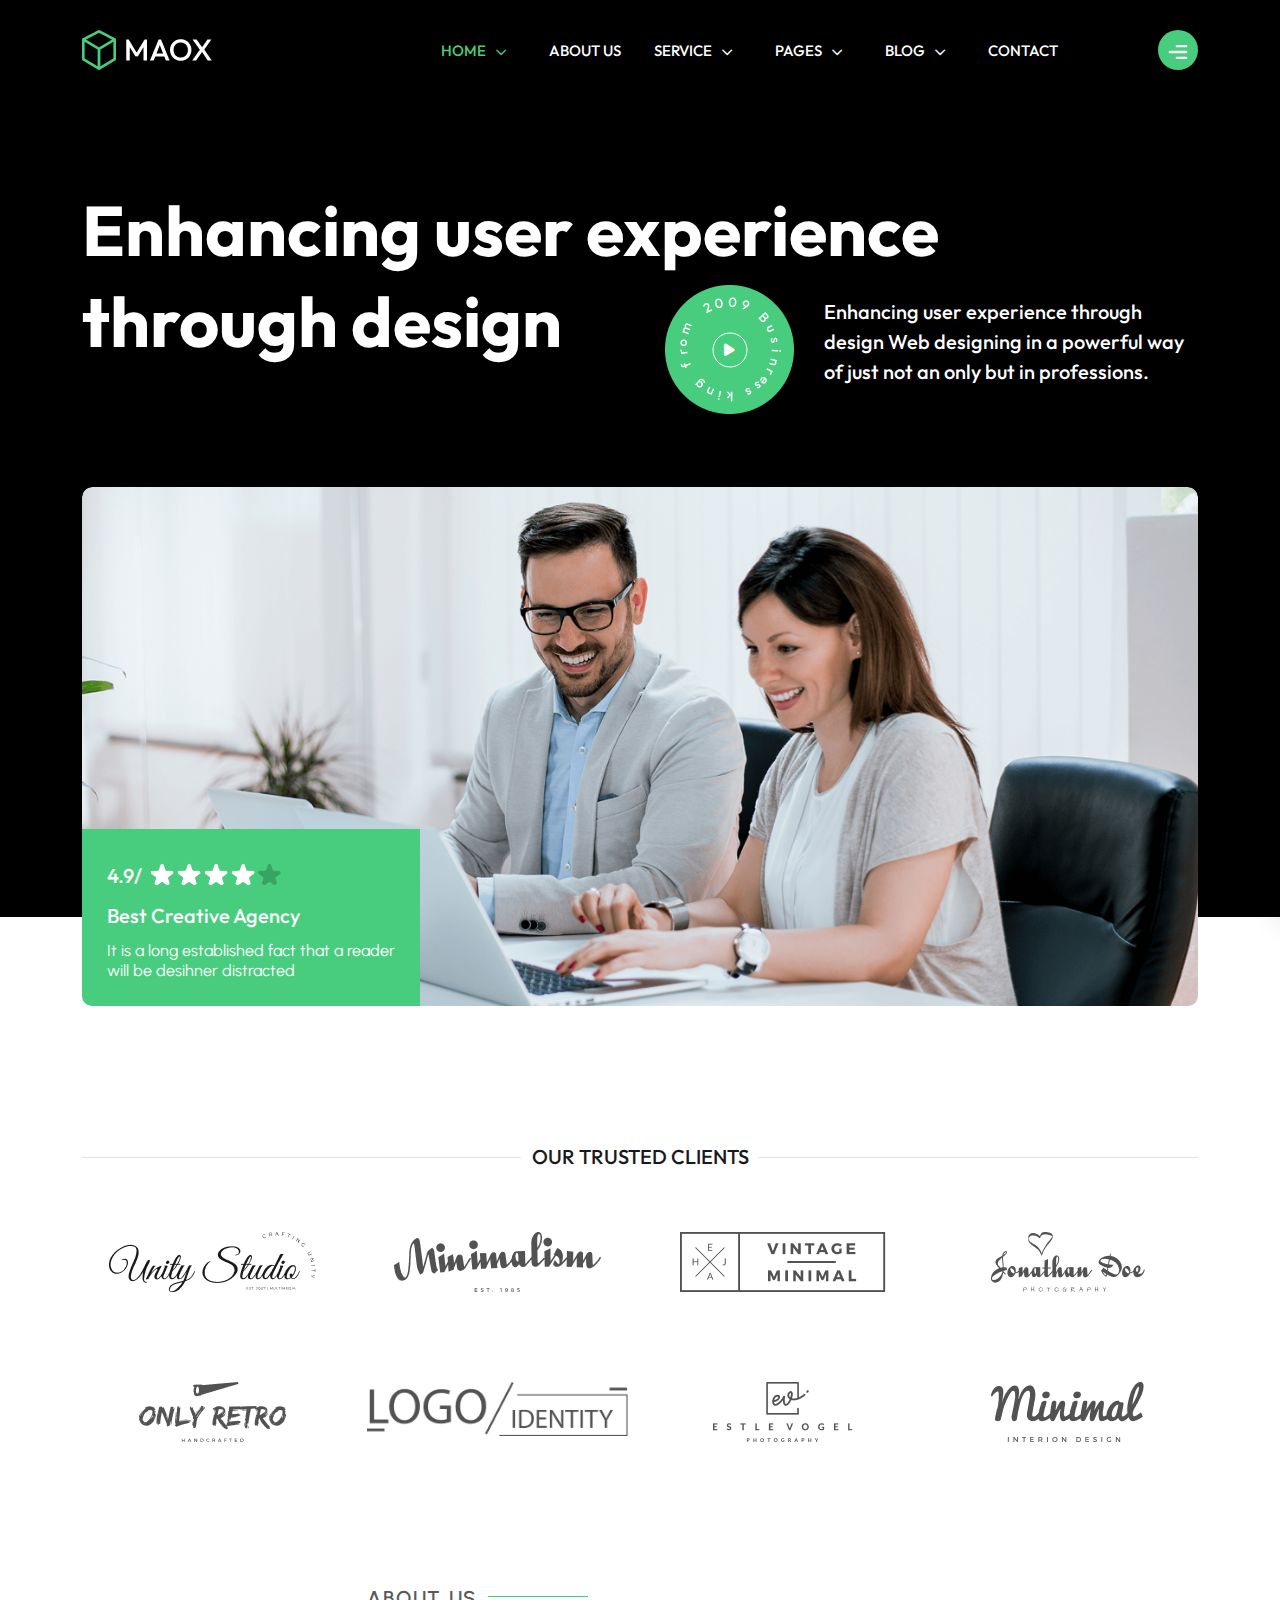
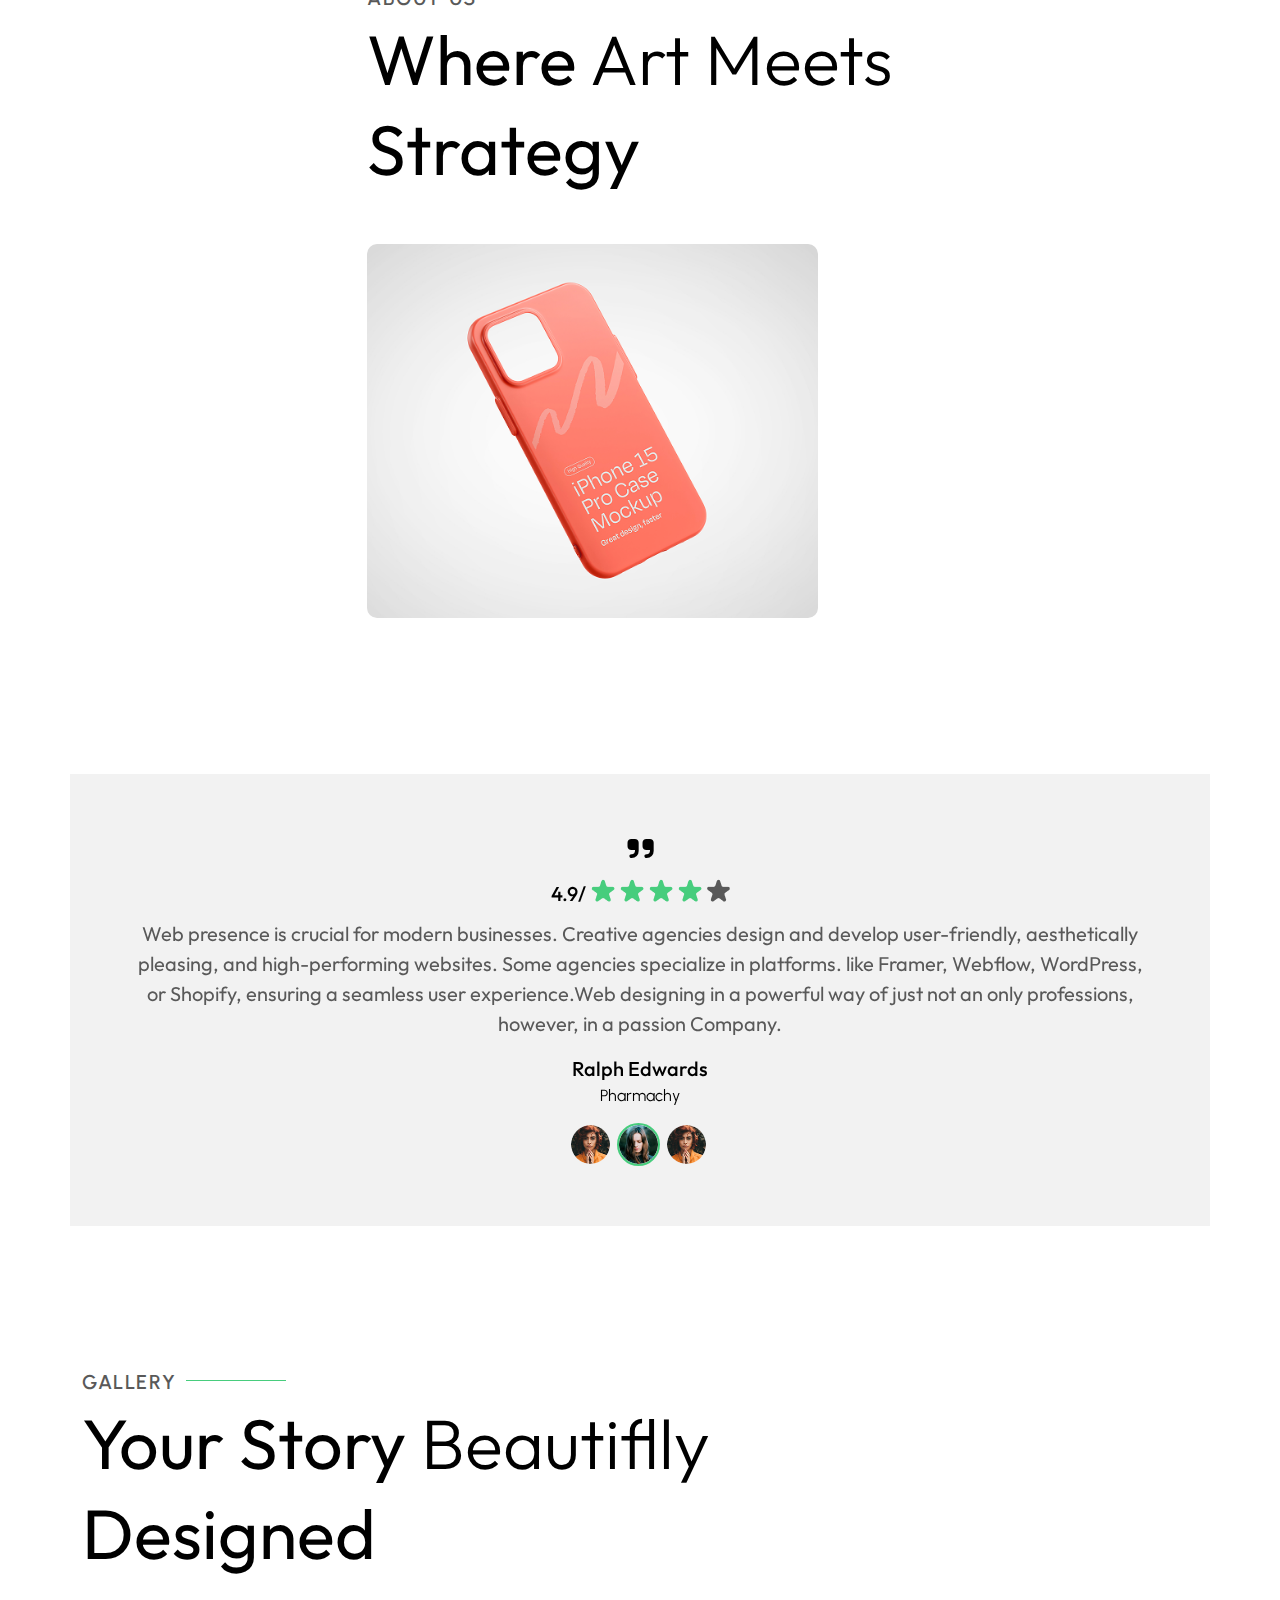
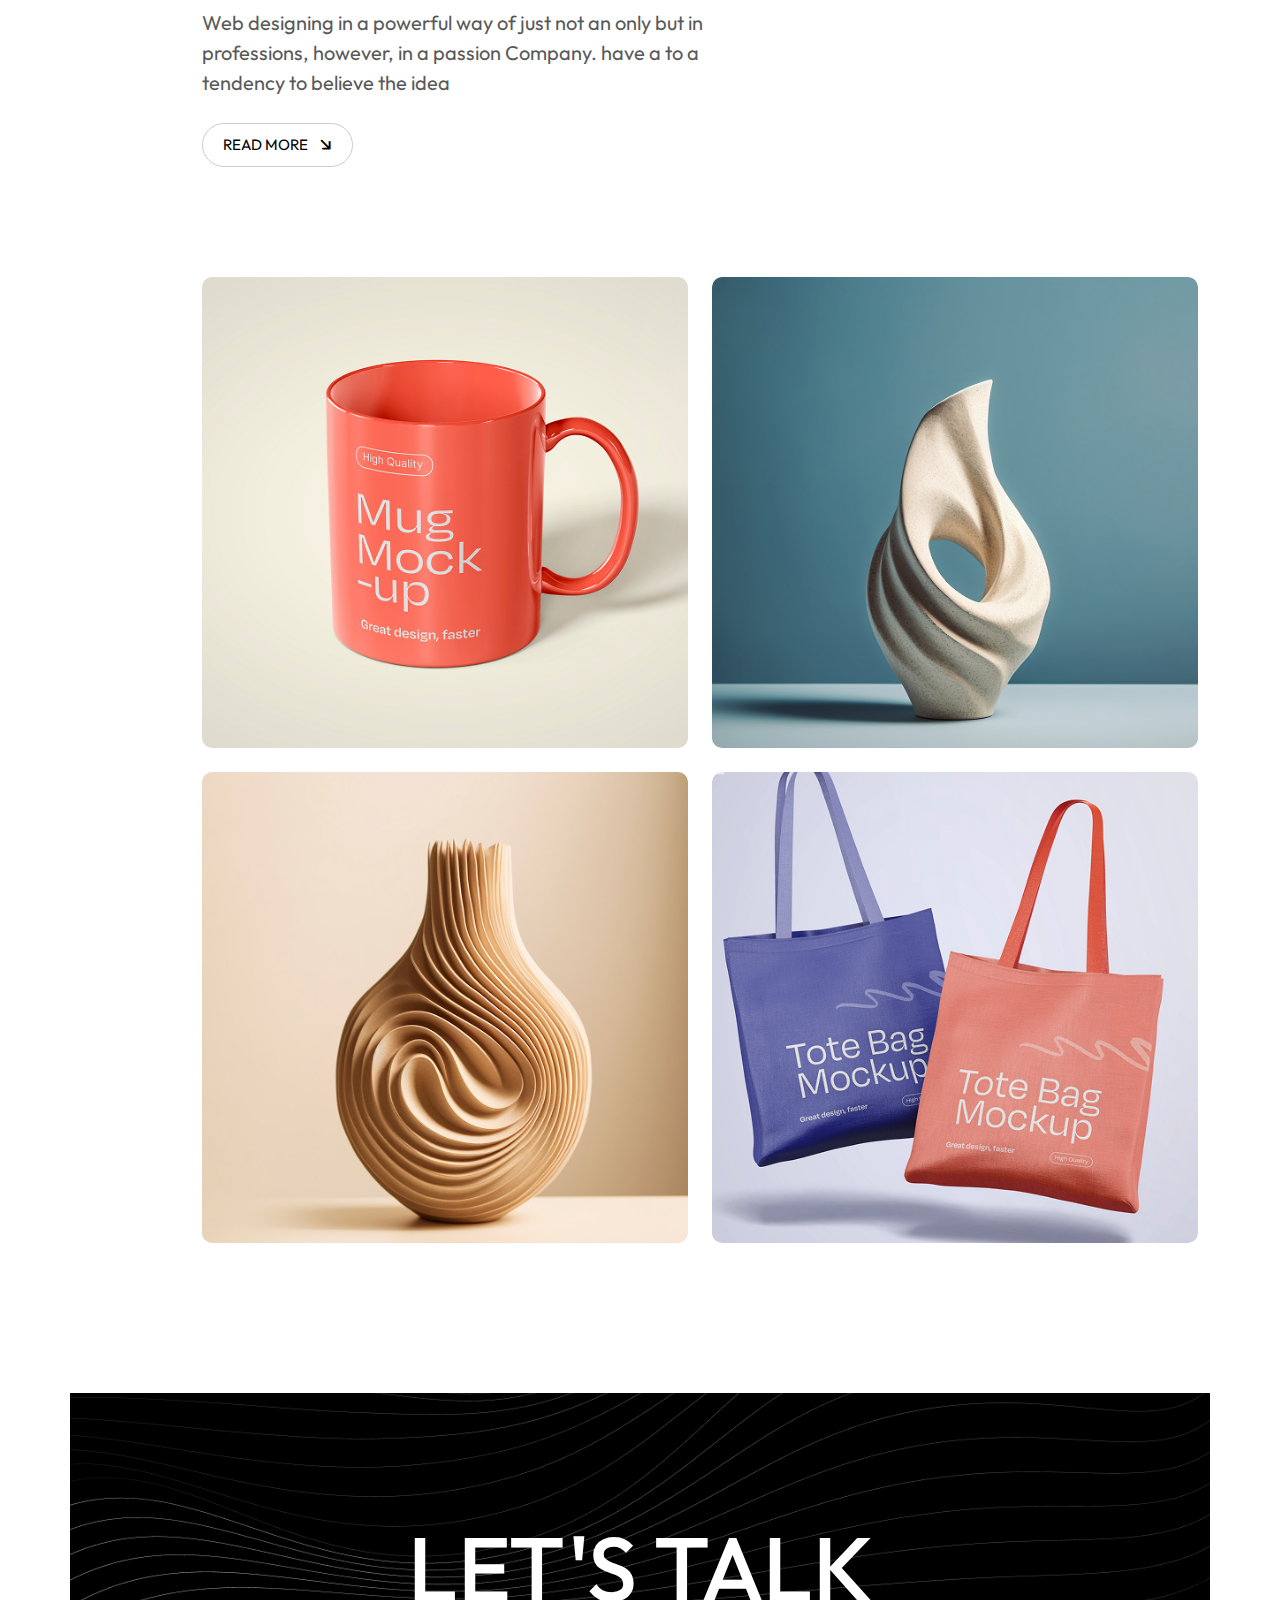
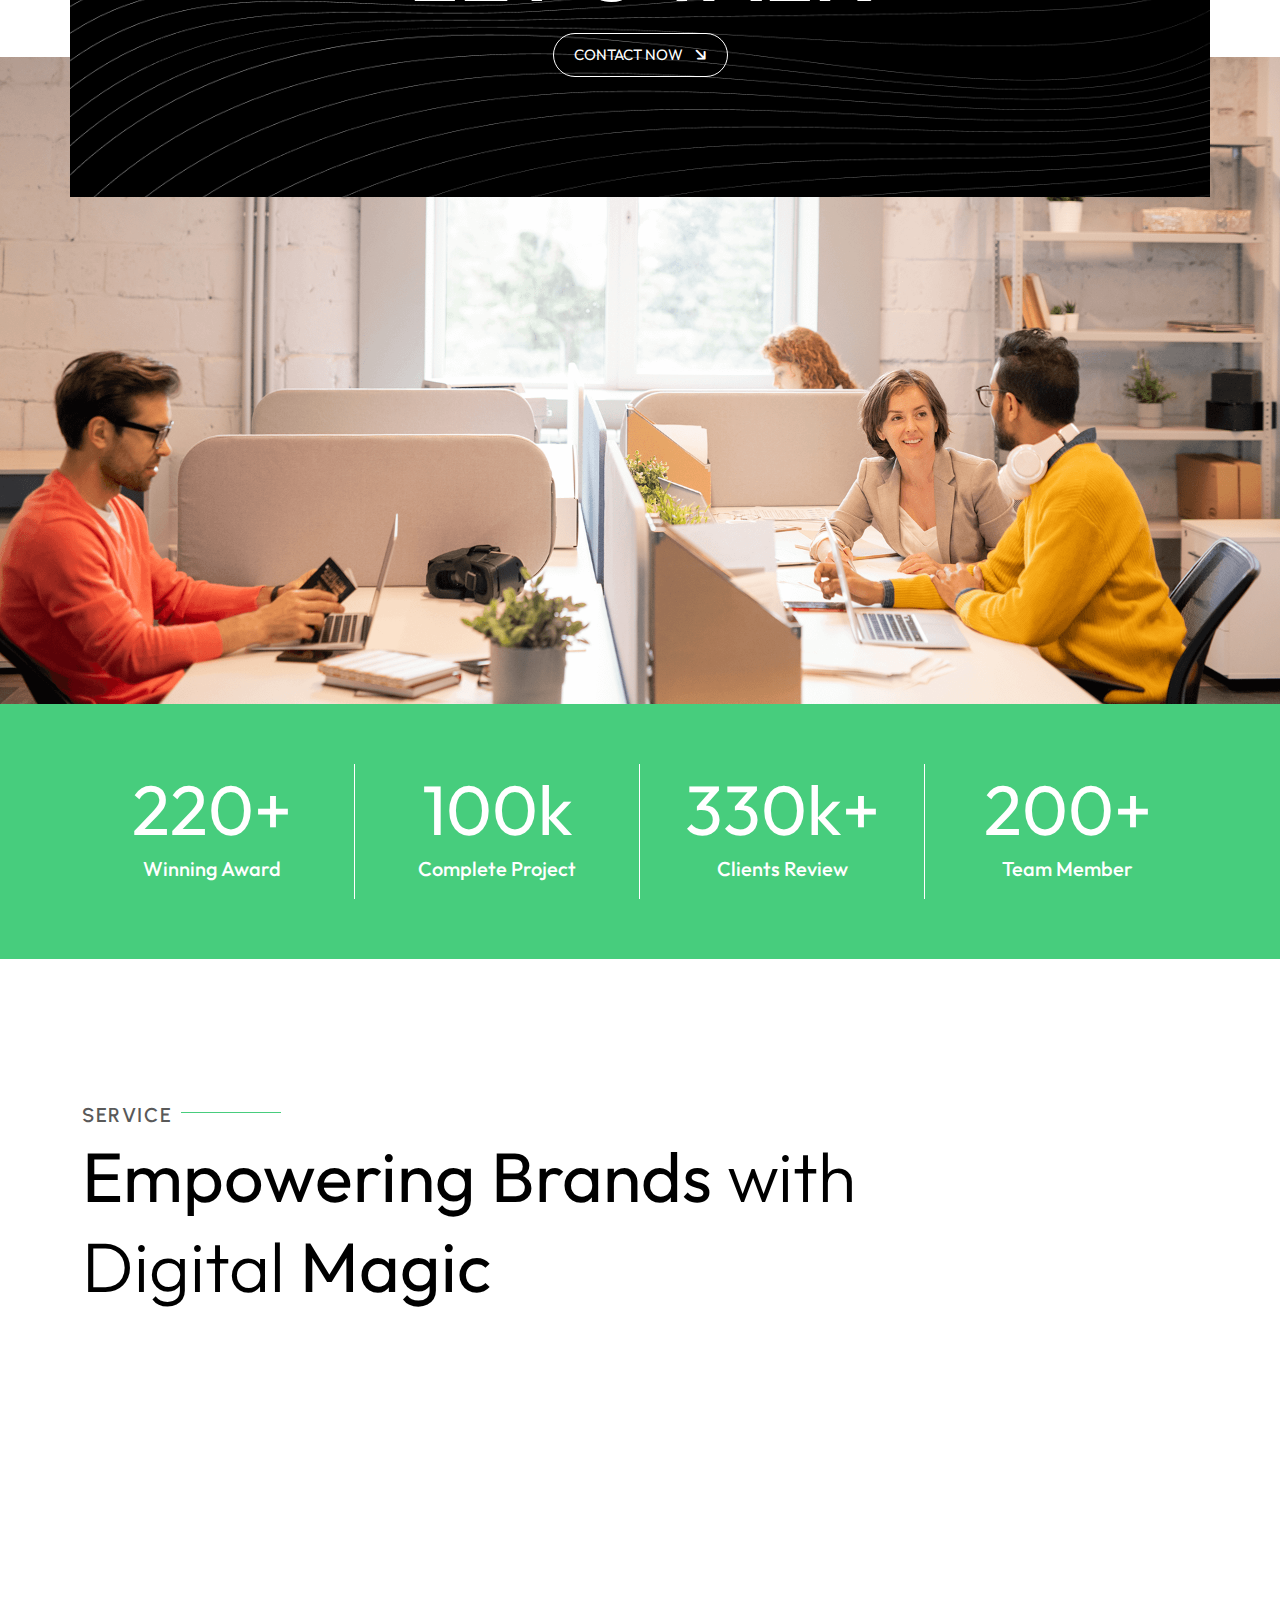
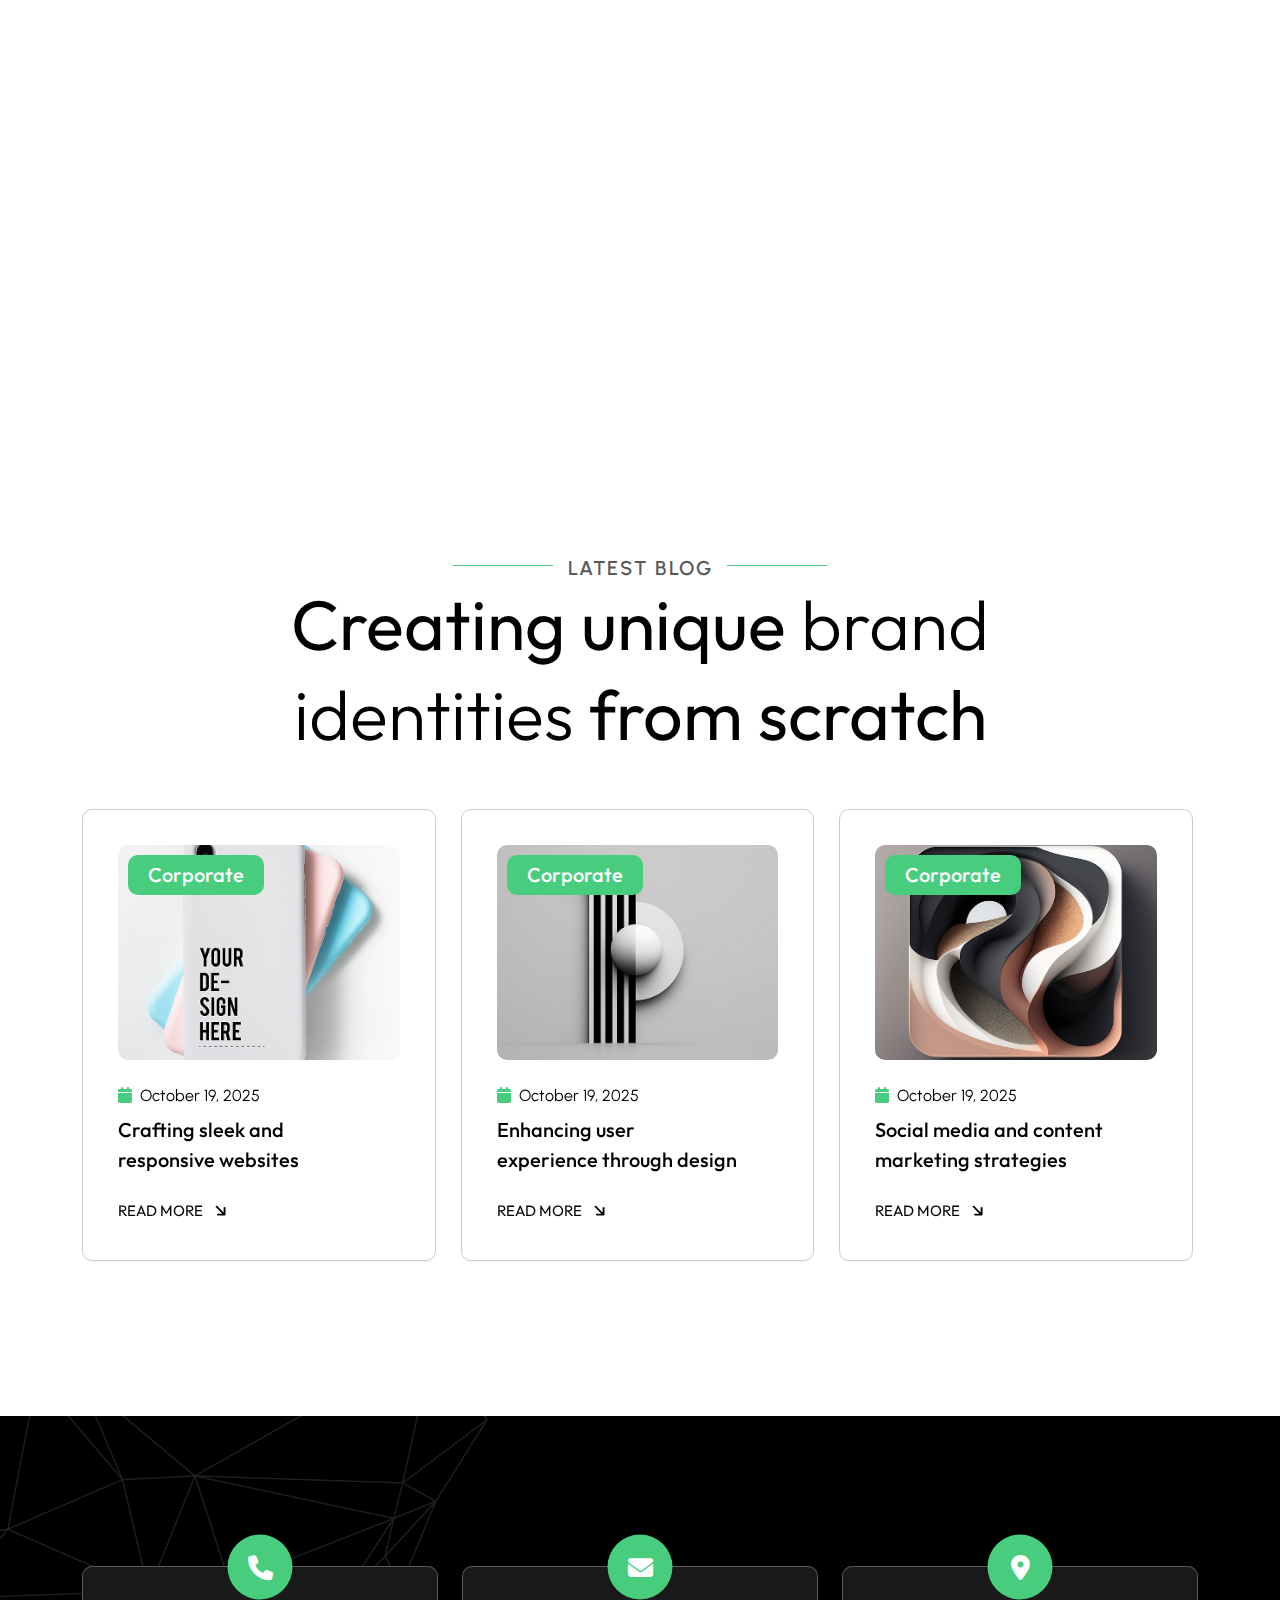
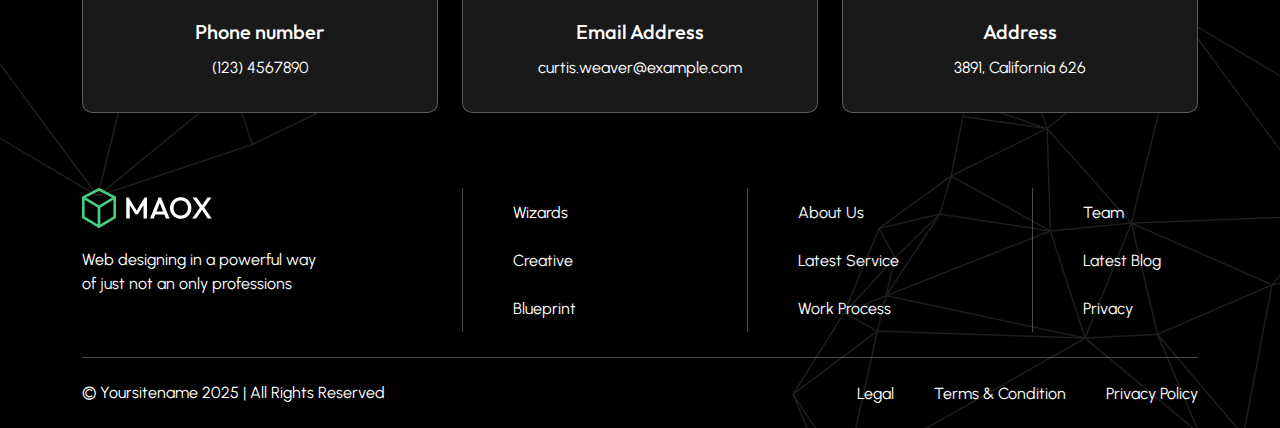
<file: index.html>
<!DOCTYPE html>
<html dir="ltr" lang="zxx">

<head>
  <meta name="viewport" content="width=device-width,initial-scale=1.0" />
  <meta charset="utf-8" />
  <meta name="description" content="MAOX - Architecture & Interior Design HTML5 Template" />
  <meta name="keywords"
    content="agency, company, data, digital, innovation, innovative, it, modern, saas, start-up, startup" />
  <meta name="author" content="BoomDevs" />

  <title>MAOX HTML5 Template</title>

  <link rel="icon" type="image/png" href="/images/logo/favicon.png" />

  <link rel="preconnect" href="https://fonts.googleapis.com">
  <link rel="preconnect" href="https://fonts.gstatic.com" crossorigin>
  <link href="https://fonts.googleapis.com/css2?family=Outfit:wght@100..900&family=Urbanist:ital,wght@0,100..900;1,100..900&display=swap" rel="stylesheet">

  <link rel="stylesheet" href="css/bootstrap.min.css" />
  <link rel="stylesheet" href="css/fontawesome.min.css" />
  <link rel="stylesheet" href="css/magnific-popup.css" />
  <link rel="stylesheet" href="css/slick.min.css" />
  <link rel="stylesheet" href="css/nice-select.min.css" />
  <link rel="stylesheet" href="css/animate.min.css" />
  <link rel="stylesheet" href="css/swiper-bundle.min.css" />
  <link rel="stylesheet" href="css/venobox.min.css" />

  <link rel="stylesheet" href="css/style.css" />

 
</head>

<body>
  
  <!-- Header Start !-->
  <header class="header-area style-1">
    <!-- Header Nav Menu Start -->
    <div class="header-menu-area style-1">
      <div class="container">
        <div class="row">
          <div class="col-12">
            <div class="header-menu-wrapper">
              <div class="logo-wrapper">
                <div class="logo">
                  <a href="index.html" class="standard-logo">
                    <img src="images/logo/logo-1.png" alt="logo" />
                  </a>
                  <a href="index.html" class="sticky-logo">
                    <img src="images/logo/logo-1.png" alt="logo" />
                  </a>
                </div>
              </div>
              <div class="menu">


                <nav id="main-menu" class="main-menu">

                  <div class="sidebar-header show-md">
                    <a href="index.html" class="sidebar-logo">
                      <img src="images/logo/logo-2.png" alt="logo" />
                    </a>
                    <div class="close-btn">
                      <i class="fa-solid fa-xmark"></i>
                    </div>
                  </div>

                  <ul>
                    <li class="dropdown active">
                      <a>Home</a>
                      <ul>
                        <li><a href="index.html">Home Page 1</a></li>
                        <li><a href="index-2.html">Home Page 2</a></li>
                      </ul>
                    </li>
                    <li><a href="about.html">About Us</a></li>
                    <li class="dropdown">
                      <a>Service</a>
                      <ul>
                        <li><a href="service.html">Service</a></li>
                        <li><a href="service-details.html">Service details</a></li>
                      </ul>
                    </li>
                    
                    <li class="dropdown">
                      <a>Pages</a>
                      <ul>
                        <li><a href="work.html">Project</a></li>
                        <li><a href="project-details.html">project details</a></li>
                        <li><a href="faq.html">FAQ</a></li>
                      </ul>
                    </li>
                    <li class="dropdown">
                      <a>Blog</a>
                      <ul>
                        <li><a href="blog.html">blog</a></li>
                        <li><a href="blog-details.html">blog details</a></li>
                      </ul>
                    </li>
                    <li><a href="contact.html">Contact</a></li>
                  </ul>

                  <div class="sidebar-content show-md">
                    <div class="sidebar-welcome">
                      <h2>Hello There!</h2>
                      <p class="desc-text-2">Lorem ipsum dolor sit amet consectetur adipisicing elit.</p>
                    </div>
                    <div class="sidebar-info">
                      <h3>Information</h3>
                      <p class="desc-text-2">
                        (+880)1234564
                      </p>
                      <p class="desc-text-2">
                        maox.info@gmail.com
                      </p>
                      <p class="desc-text-2">
                        1901 Thorni Bridge, San Fransisco, USA
                      </p>
                    </div>
                    <div class="sidebar-social sidebar-info">
                      <h3>Follow Us</h3>
                      <div class="social-links">
                        <a href="#">
                          <i class="fa-brands fa-facebook-f"></i>
                        </a>
                        <a href="#">
                          <i class="fa-brands fa-twitter"></i>
                        </a>
                        <a href="#">
                          <i class="fa-brands fa-instagram"></i>
                        </a>
                        <a href="#">
                          <i class="fa-brands fa-linkedin"></i>
                        </a>
                      </div>
                    </div>
                  </div>

                </nav>
                
                <div class="menu-right ">
                  <button class="menu-btn">
                    <svg viewBox="0 0 24 24" fill="none" xmlns="http://www.w3.org/2000/svg"><g id="SVGRepo_bgCarrier" stroke-width="0"></g><g id="SVGRepo_tracerCarrier" stroke-linecap="round" stroke-linejoin="round"></g><g id="SVGRepo_iconCarrier"> <g id="Menu / Menu_Alt_02"> <path id="Vector" d="M11 17H19M5 12H19M11 7H19" stroke="#ffffff" stroke-width="2" stroke-linecap="round" stroke-linejoin="round"></path> </g> </g></svg>
                  </button>
               </div>

               <div class="sidebar">
                <div class="sidebar-header">
                  <a href="index.html" class="sidebar-logo">
                    <img src="images/logo/logo-2.png" alt="logo" />
                  </a>
                  <div class="close-btn">
                    <i class="fa-solid fa-xmark"></i>
                  </div>
                </div>

                <div class="sidebar-content">
                  <div class="sidebar-welcome">
                    <h2>Hello There!</h2>
                    <p class="desc-text-2">Lorem ipsum dolor sit amet consectetur adipisicing elit.</p>
                  </div>
                  <div class="sidebar-info">
                    <h3>Information</h3>
                    <p class="desc-text-2">
                      (+880)1234564
                    </p>
                    <p class="desc-text-2">
                      maox.info@gmail.com
                    </p>
                    <p class="desc-text-2">
                      1901 Thorni Bridge, San Fransisco, USA
                    </p>
                  </div>
                  <div class="sidebar-social sidebar-info">
                    <h3>Follow Us</h3>
                    <div class="social-links">
                      <a href="#">
                        <i class="fa-brands fa-facebook-f"></i>
                      </a>
                      <a href="#">
                        <i class="fa-brands fa-twitter"></i>
                      </a>
                      <a href="#">
                        <i class="fa-brands fa-instagram"></i>
                      </a>
                      <a href="#">
                        <i class="fa-brands fa-linkedin"></i>
                      </a>
                    </div>
                  </div>
                </div>


               </div>

              </div>
              
            </div>
          </div>
        </div>
      </div>
    </div>
  </header>
  <!-- Header End !-->


  <!-- Banner Section Start Style-1 -->
  <section class="banner-section style-1">
    <div class="container">
      <div class="row">
        <div class="col-12">
           <div class="banner-content">
            <h1 class="banner-title">
              Enhancing user experience <br>through design
            </h1>
            <div class="banner-round-desc">
               <figure class="mb-0 position-relative">
                <img class="rotation" src="./images/home/home_1/banner/Round.png" alt="MAOX-banner-round">

                <a href="https://youtu.be/fiX0sO2ZYZ0" data-autoplay="true" data-vbtype="video" class="play-btn my-video-links" >
                  <i class="fa fa-play"></i>
                </a>
               </figure>
               <p class="banner-round-text ">
                Enhancing user experience through design Web designing in a powerful way of just not an only but in professions.
               </p>
            </div>
            <div class="banner-img-area" >
             <div class="position-relative">
              <figure>
                <img src="./images/home/home_1/banner/banner-img.png" alt="">
              </figure>
              <div class="banner-rating-card">
                <div class="rating-stars">
                  <span class="rating">4.9/ </span>
                  <span><img src="./images/home/home_1/banner/Star.png" alt="rating-star"></span>
                  <span><img src="./images/home/home_1/banner/Star.png" alt="rating-star"></span>
                  <span><img src="./images/home/home_1/banner/Star.png" alt="rating-star"></span>
                  <span><img src="./images/home/home_1/banner/Star.png" alt="rating-star"></span>
                  <span><img src="./images/home/home_1/banner/Star-off.png" alt="rating-star"></span>
                </div>
                <h4 class="rating-card-title">
                  Best Creative Agency
                </h4>
                <p class="rating-card-desc">
                  It is a long established fact that a reader <br> will be desihner distracted
                </p>
              </div>
             </div>
            </div>
           </div>
        </div>
      </div>
    </div>
  </section>
  <!-- Banner Section End Style-1 -->

  <!-- Trusted Clients Area Start Style-1 !-->
   <section class="trusted-clients mt-325">
    <div class="container ">
      <div class="row ">
        <div class="sec-title-wrapper ">
          <div class="sec-title style-1 ">
            <h4>Our Trusted Clients
               </h4>
          </div>
        </div>
      </div>

      <div class="row row-gap">
        
          <div class="col-lg-3 col-sm-3 col-4">
            <div class="client">
              <img src="./images/trusted-clients/client_1.png" alt="client">
            </div>
          </div>
          <div class="col-lg-3 col-sm-3 col-4">
            <div class="client">
              <img src="./images/trusted-clients/client_2.png" alt="client">
            </div>
          </div>
          <div class="col-lg-3 col-sm-3 col-4">
            <div class="client">
              <img src="./images/trusted-clients/client_3.png" alt="client">
            </div>
          </div>
          <div class="col-lg-3 col-sm-3 col-4">
            <div class="client">
              <img src="./images/trusted-clients/client_4.png" alt="client">
            </div>
          </div>
          <div class="col-lg-3 col-sm-3 col-4">
            <div class="client">
              <img src="./images/trusted-clients/client_5.png" alt="client">
            </div>
          </div>
          <div class="col-lg-3 col-sm-3 col-4">
            <div class="client">
              <img src="./images/trusted-clients/client_6.png" alt="client">
            </div>
          </div>
          <div class="col-lg-3 col-sm-3 col-4">
            <div class="client">
              <img src="./images/trusted-clients/client_7.png" alt="client">
            </div>
          </div>
          <div class="col-lg-3 col-sm-3 col-4">
            <div class="client">
              <img src="./images/trusted-clients/client_8.png" alt="client">
            </div>
          </div>
          <div class="col-lg-3 col-sm-3 col-4 toggle-client">
            <div class="client">
              <img src="./images/trusted-clients/client_5.png" alt="client">
            </div>
          </div>
      </div>

    </div>
  </section> 
  <!-- Trusted Clients Area End Style-1 !-->

  <!-- About Us Area Start Style-1 !-->

  <section class="about-us">
    <div class="container">
      <div class="row ">
        <div class="offset-lg-3 col-lg-9 col-md-12">
          <div class="sec-title-wrapper">
            <div class="sec-title style-2">
              <h4>About us </h4>
            </div>
          </div>
          <div class="section-heading-wrapper">
            <div class="section-heading style-1">
              <h2> <strong>Where</strong> Art Meets<br> <strong>Strategy</strong></h2>
            </div>
          </div>
        </div>
      </div>
      <div class="row g-4 align-items-center">
        <div class="col-lg-3">
          <div class="awards wow fadeInLeft">
            <h3>15 Awards</h3>
            <p>Winning</p>
          </div>
        </div>
        <div class="col-lg-5 col-md-6 col-sm-6">
          <figure class="about-img">
            <img src="./images/about/abt-img.png" alt="about">
          </figure>
        </div>
        <div class="col-lg-4 col-md-6 col-sm-6">
          <div class="about-card wow fadeInRight">
            <h4>
              We Design, You Shine
            </h4>
            <p>
              Web designing in a powerful way of just not an only is professions, however, in a passion  Company.  have a to a tendency to believe
            </p>
            <a href="about.html" class="read-more-btn">Read More 
              <i class="fa fa-arrow-right"></i>
            </a>
          </div>
        </div>
      </div>
    </div>
  </section>
  <!-- About Us Area End Style-1 !-->

  <!-- Testimonial-section Start Style-1 !-->
  <section class="testimonial">
    <div class="container">
      <div class="row">
        <div class="testimonial-wrapper">
          <div class="testimonial-slider">
         
            <div class="testimonial-item">
              <div class="quote">
                <i class="fa-solid fa-quote-right"></i>
              </div>
              <div class="ratings-star">
                <span class="rating">4.9/</span>
                <span><img src="./images/testimonial/star-testimonial.png" alt="star"></span>
                <span><img src="./images/testimonial/star-testimonial.png" alt="star"></span>
                <span><img src="./images/testimonial/star-testimonial.png" alt="star"></span>
                <span><img src="./images/testimonial/star-testimonial.png" alt="star"></span>
                <span><img src="./images/testimonial/star-off-testimonial.png" alt="star"></span>
              </div>
              <div class="testimonial-text">
                <p>Web presence is crucial for modern businesses. Creative agencies design and develop user-friendly, aesthetically pleasing, and high-performing websites. Some agencies specialize in platforms. <span>like Framer, Webflow, WordPress, or Shopify, ensuring a seamless user experience.Web designing in a powerful way of just not an only professions, however, in a passion  Company.</span></p>
              </div>
              <div class="author">
                  <h4 class="name">Ralph Edwards</h4>
                  <p class="title">Pharmachy</p>
              </div>
            </div>
      
            <div class="testimonial-item">
              <div class="quote">
                <i class="fa-solid fa-quote-right"></i>
              </div>
              <div class="ratings-star">
                <span class="rating">4.9/</span>
                <span><img src="./images/testimonial/star-testimonial.png" alt="star"></span>
                <span><img src="./images/testimonial/star-testimonial.png" alt="star"></span>
                <span><img src="./images/testimonial/star-testimonial.png" alt="star"></span>
                <span><img src="./images/testimonial/star-testimonial.png" alt="star"></span>
                <span><img src="./images/testimonial/star-off-testimonial.png" alt="star"></span>
              </div>
              <div class="testimonial-text">
                <p>Web presence is crucial for modern businesses. Creative agencies design and develop user-friendly, aesthetically pleasing, and high-performing websites. Some agencies specialize in platforms. <span>like Framer, Webflow, WordPress, or Shopify, ensuring a seamless user experience.Web designing in a powerful way of just not an only professions, however, in a passion  Company.</span></p>
              </div>
              <div class="author">
                  <h4 class="name">Ralph Edwards</h4>
                  <p class="title">Pharmachy</p>
              </div>
            </div>
        
            <div class="testimonial-item">
              <div class="quote">
                <i class="fa-solid fa-quote-right"></i>
              </div>
              <div class="ratings-star">
                <span class="rating">4.9/</span>
                <span><img src="./images/testimonial/star-testimonial.png" alt="star"></span>
                <span><img src="./images/testimonial/star-testimonial.png" alt="star"></span>
                <span><img src="./images/testimonial/star-testimonial.png" alt="star"></span>
                <span><img src="./images/testimonial/star-testimonial.png" alt="star"></span>
                <span><img src="./images/testimonial/star-off-testimonial.png" alt="star"></span>
              </div>
              <div class="testimonial-text">
                <p>Web presence is crucial for modern businesses. Creative agencies design and develop user-friendly, aesthetically pleasing, and high-performing websites. Some agencies specialize in platforms. <span>like Framer, Webflow, WordPress, or Shopify, ensuring a seamless user experience.Web designing in a powerful way of just not an only professions, however, in a passion  Company.</span></p>
              </div>
              <div class="author">
                  <h4 class="name">Ralph Edwards</h4>
                  <p class="title">Pharmachy</p>
              </div>
            </div>

            <div class="testimonial-item">
              <div class="quote">
                <i class="fa-solid fa-quote-right"></i>
              </div>
              <div class="ratings-star">
                <span class="rating">4.9/</span>
                <span><img src="./images/testimonial/star-testimonial.png" alt="star"></span>
                <span><img src="./images/testimonial/star-testimonial.png" alt="star"></span>
                <span><img src="./images/testimonial/star-testimonial.png" alt="star"></span>
                <span><img src="./images/testimonial/star-testimonial.png" alt="star"></span>
                <span><img src="./images/testimonial/star-off-testimonial.png" alt="star"></span>
              </div>
              <div class="testimonial-text">
                <p>Web presence is crucial for modern businesses. Creative agencies design and develop user-friendly, aesthetically pleasing, and high-performing websites. Some agencies specialize in platforms. <span>like Framer, Webflow, WordPress, or Shopify, ensuring a seamless user experience.Web designing in a powerful way of just not an only professions, however, in a passion  Company.</span></p>
              </div>
              <div class="author">
                  <h4 class="name">Ralph Edwards</h4>
                  <p class="title">Pharmachy</p>
              </div>
            </div>
      
            <div class="testimonial-item">
              <div class="quote">
                <i class="fa-solid fa-quote-right"></i>
              </div>
              <div class="ratings-star">
                <span class="rating">4.9/</span>
                <span><img src="./images/testimonial/star-testimonial.png" alt="star"></span>
                <span><img src="./images/testimonial/star-testimonial.png" alt="star"></span>
                <span><img src="./images/testimonial/star-testimonial.png" alt="star"></span>
                <span><img src="./images/testimonial/star-testimonial.png" alt="star"></span>
                <span><img src="./images/testimonial/star-off-testimonial.png" alt="star"></span>
              </div>
              <div class="testimonial-text">
                <p>Web presence is crucial for modern businesses. Creative agencies design and develop user-friendly, aesthetically pleasing, and high-performing websites. Some agencies specialize in platforms. <span>like Framer, Webflow, WordPress, or Shopify, ensuring a seamless user experience.Web designing in a powerful way of just not an only professions, however, in a passion  Company.</span></p>
              </div>
              <div class="author">
                  <h4 class="name">Ralph Edwards</h4>
                  <p class="title">Pharmachy</p>
              </div>
            </div>
        
            <div class="testimonial-item">
              <div class="quote">
                <i class="fa-solid fa-quote-right"></i>
              </div>
              <div class="ratings-star">
                <span class="rating">4.9/</span>
                <span><img src="./images/testimonial/star-testimonial.png" alt="star"></span>
                <span><img src="./images/testimonial/star-testimonial.png" alt="star"></span>
                <span><img src="./images/testimonial/star-testimonial.png" alt="star"></span>
                <span><img src="./images/testimonial/star-testimonial.png" alt="star"></span>
                <span><img src="./images/testimonial/star-off-testimonial.png" alt="star"></span>
              </div>
              <div class="testimonial-text">
                <p>Web presence is crucial for modern businesses. Creative agencies design and develop user-friendly, aesthetically pleasing, and high-performing websites. Some agencies specialize in platforms. <span>like Framer, Webflow, WordPress, or Shopify, ensuring a seamless user experience.Web designing in a powerful way of just not an only professions, however, in a passion  Company.</span></p>
              </div>
              <div class="author">
                  <h4 class="name">Ralph Edwards</h4>
                  <p class="title">Pharmachy</p>
              </div>
            </div>
            
          </div>

          <div class="testimonial-authors-slider">
         
                <div class="testimonial-author-img">
                  <img src="./images/testimonial/author1.png" alt="author">
                </div>

                <div class="testimonial-author-img">
                  <img src="./images/testimonial/author2.png" alt="author">
                </div>
             
                <div class="testimonial-author-img">
                  <img src="./images/testimonial/author1.png" alt="author">
                </div>

                <div class="testimonial-author-img">
                  <img src="./images/testimonial/author2.png" alt="author">
                </div>
              
                <div class="testimonial-author-img">
                  <img src="./images/testimonial/author1.png" alt="author">
                </div>
             
                <div class="testimonial-author-img">
                  <img src="./images/testimonial/author2.png" alt="author">
                </div>
            
          </div>

        </div>
      </div>
    </div>
  </section>
  <!-- Testimonial-section End Style-1 -->

  <!-- Gallery Area Start style-1 !-->
   <section class="gallery-section">
    <div class="container">
      <div class="row">
        <div class="sec-title-wrapper">
          <div class="sec-title style-2">
            <h4>Gallery </h4>
          </div>
        </div>
      </div>
      <div class="row g-4">
        <div class="col-lg-7 col-md-6">
          <div class="section-heading-wrapper">
            <div class="section-heading style-1">
              <h2> <strong>Your Story</strong> Beautiflly<br> <strong>Designed</strong></h2>
            </div>
          </div>
          <div class="section-desc">
            <p>Web designing in a powerful way of just not an only but in professions, however, in a passion  Company.  have a to a tendency to believe the idea</p>
            <a href="project-details.html" class="read-more-btn">Read More 
              <i class="fa fa-arrow-right"></i>
            </a>
          </div>
        </div>
        <div class="col-lg-5 col-md-6">
          <div class="gallery-card wow fadeInRight">
            <div class="gallery-card-img">
              <img src="./images/gallery/gallery-img1.png" alt="hand-with-bag">
            </div>
            <div class="gallery-card-title">
              <h5>Strategic Designs</h5>
              <a href="project-details.html" class="read-more-btn">Read More 
                <i class="fa fa-arrow-right"></i>
              </a>
            </div>
          </div>
        </div>
      </div>
      <div class="gallery-images">
        <div class="row g-4">
          <div class="col-lg-6 col-md-6 col-sm-6">
            <div class="gallery-card ">
              <div class="gallery-card-img">
                <img src="./images/gallery/gallery-img2.png" alt="hand-with-bag">
              </div>
              <div class="gallery-card-title">
                <h5>Modern Designs</h5>
                <a href="project-details.html" class="read-more-btn">Read More 
                  <i class="fa fa-arrow-right"></i>
                </a>
              </div>
            </div>
          </div>
          <div class="col-lg-6 col-md-6 col-sm-6">
            <div class="gallery-card">
              <div class="gallery-card-img">
                <img src="./images/gallery/gallery-img3.png" alt="hand-with-bag">
              </div>
              <div class="gallery-card-title">
                <h5>Static Deployment</h5>
                <a href="project-details.html" class="read-more-btn">Read More 
                  <i class="fa fa-arrow-right"></i>
                </a>
              </div>
            </div>
          </div>
          <div class="col-lg-6 col-md-6 col-sm-6">
            <div class="gallery-card">
              <div class="gallery-card-img">
                <img src="./images/gallery/gallery-img4.png" alt="hand-with-bag">
              </div>
              <div class="gallery-card-title">
                <h5>Enterior Designs</h5>
                <a href="project-details.html" class="read-more-btn">Read More 
                  <i class="fa fa-arrow-right"></i>
                </a>
              </div>
            </div>
          </div>
          <div class="col-lg-6 col-md-6 col-sm-6">
            <div class="gallery-card">
              <div class="gallery-card-img">
                <img src="./images/gallery/gallery-img5.png" alt="hand-with-bag">
              </div>
              <div class="gallery-card-title">
                <h5>Dynamic Designs</h5>
                <a href="project-details.html" class="read-more-btn">Read More 
                  <i class="fa fa-arrow-right"></i>
                </a>
              </div>
            </div>
          </div>
        </div>
      </div>
    </div>
   </section>                                                
  <!-- Gallery Area End style-1 !-->

  <!-- Let's talk section start !-->
   <section class="lets-talk-section ">
    <div class="container">
      <div class="row">
        <div class="lets-talk text-center">
          <h2>Let's Talk</h2>
          <a href="contact.html" class="read-more-btn">Contact Now 
            <i class="fa fa-arrow-right"></i>
          </a>
        </div>
      </div>
    </div>
    <div class="talk-img ">
      <img src="./images/lets-talk/lets-Talk-img.png" alt="let's talk">
    </div>
   </section>
  <!-- Let's talk section end !-->

  <!-- Counter sect start here !-->
  <section class="counter-sec">
    <div class="container">
      <div class="counter-wrapper">
        <div class="row g-4">
            <div class="col-md-3 col-sm-6">
              <div class="stat">
                <h2><span class="counter">220</span>+</h2>
                <p>Winning Award</p>
              </div>
            </div>
            <div class="col-md-3 col-sm-6">
              <div class="stat">
                <h2><span class="counter">100</span>k</h2>
                <p>Complete Project</p>
              </div>
            </div>
            <div class="col-md-3 col-sm-6">
              <div class="stat">
                <h2><span class="counter">330</span>k+</h2>
                <p>Clients Review</p>
              </div>
            </div>
            <div class="col-md-3 col-sm-6">
              <div class="stat">
                <h2><span class="counter">200</span>+</h2>
                <p class="mb-0">Team Member</p>
              </div>
            </div>
        </div>
      </div>
    </div>
  </section>
  <!-- Counter sect ends -->

  <!-- Service Area Start Style-1 !-->
  <section class="service-sec">
    <div class="container">
      <div class="row">
        <div class="sec-title-wrapper">
          <div class="sec-title style-2">
            <h4>Service </h4>
          </div>
        </div>
        <div class="section-heading-wrapper">
          <div class="section-heading style-1">
            <h2> <strong>Empowering Brands</strong> with <br> Digital<strong> Magic</strong></h2>
          </div>
        </div>
      </div>
      <div class="row">
        <div class="service-items-wrapper">
          <div class="service-item wow fadeInUp">
            <div class="service-item-content">
              <h2>Branding</h2>
              <p>Web designing in a powerful way of just not an only <br> professions, however, in a passion</p>
              <a href="service-details.html" class="read-more-btn">Read More 
                <i class="fa fa-arrow-right"></i>
              </a>
            </div>
            <div class="service-item-img">
              <img src="./images/service/service-item1.png" alt="service_img">
            </div>
          </div>
          <div class="service-item wow fadeInUp" data-wow-delay="0.5s">
            <div class="service-item-content">
              <h2>Development</h2>
              <p>Web designing in a powerful way of just not an only <br> professions, however, in a passion</p>
              <a href="service-details.html" class="read-more-btn">Read More 
                <i class="fa fa-arrow-right"></i>
              </a>
            </div>
            <div class="service-item-img">
              <img src="./images/service/service-item2.png" alt="service_img">
            </div>
          </div>
          <div class="service-item wow fadeInUp" data-wow-delay="0.7s">
            <div class="service-item-content">
              <h2>Marketing</h2>
              <p>Web designing in a powerful way of just not an only <br> professions, however, in a passion</p>
              <a href="service-details.html" class="read-more-btn">Read More 
                <i class="fa fa-arrow-right"></i>
              </a>
            </div>
            <div class="service-item-img">
              <img src="./images/service/service-item3.png" alt="service_img">
            </div>
          </div>
        </div>
      </div>
    </div>
  </section>
  <!-- Service Area End Style-1 -->

  <!-- Blog Area Start !-->
  <section class="blog-section ">
    <div class="container">
      <div class="row">
        <div class="sec-title-wrapper">
          <div class="sec-title style-2 style-3">
            <h4>latest Blog </h4>
          </div>
        </div>
        <div class="section-heading-wrapper">
          <div class="section-heading text-center style-1">
            <h2> <strong>Creating unique</strong> brand <br> identities<strong> from scratch</strong></h2>
          </div>
        </div>
      </div>
      <div class="home-1-blog-slider swiper-container">
        <div class="swiper-wrapper ">
          <div class="swiper-slide">
            <div class="blog-item">
              <div class="blog-item-img">
                <img src="./images/blog/blog-img1.png" alt="blog_img">
                <button>Corporate</button>
              </div>
              <div class="blog-item-content">
                <div class="blog-date">
                  <i class="fa fa-calendar"></i> 
                    <span> October 19, 2025</span>
                  
                </div>
                <h2><a href="blog-details.html">Crafting sleek and responsive websites</a></h2>
                <a href="blog-details.html" class="read-more-btn">Read More 
                  <i class="fa fa-arrow-right"></i>
                </a>
              </div>
            </div>
          </div>
          <div class="swiper-slide">
            <div class="blog-item">
              <div class="blog-item-img">
                <img src="./images/blog/blog-img2.png" alt="blog_img">
                <button>Corporate</button>
              </div>
              <div class="blog-item-content">
                <div class="blog-date">
                  <i class="fa fa-calendar"></i> 
                    <span> October 19, 2025</span>
                  
                </div>
                <h2><a href="blog-details.html">Enhancing user experience through design</a></h2>
                <a href="blog-details.html" class="read-more-btn">Read More 
                  <i class="fa fa-arrow-right"></i>
                </a>
              </div>
            </div>
          </div>
          <div class="swiper-slide">
            <div class="blog-item">
              <div class="blog-item-img">
                <img src="./images/blog/blog-img3.png" alt="blog_img">
                <button>Corporate</button>
              </div>
              <div class="blog-item-content">
                <div class="blog-date">
                  <i class="fa fa-calendar"></i> 
                    <span> October 19, 2025</span>
                  
                </div>
                <h2><a href="blog-details.html">Social media and content marketing strategies</a></h2>
                <a href="blog-details.html" class="read-more-btn">Read More 
                  <i class="fa fa-arrow-right"></i>
                </a>
              </div>
            </div>
          </div>
          <div class="swiper-slide">
            <div class="blog-item">
              <div class="blog-item-img">
                <img src="./images/blog/blog-img1.png" alt="blog_img">
                <button>Corporate</button>
              </div>
              <div class="blog-item-content">
                <div class="blog-date">
                  <i class="fa fa-calendar"></i> 
                    <span> October 19, 2025</span>
                  
                </div>
                <h2><a href="blog-details.html">Crafting sleek and responsive websites</a></h2>
                <a href="blog-details.html" class="read-more-btn">Read More 
                  <i class="fa fa-arrow-right"></i>
                </a>
              </div>
            </div>
          </div>
          <div class="swiper-slide">
            <div class="blog-item">
              <div class="blog-item-img">
                <img src="./images/blog/blog-img2.png" alt="blog_img">
                <button>Corporate</button>
              </div>
              <div class="blog-item-content">
                <div class="blog-date">
                  <i class="fa fa-calendar"></i> 
                    <span> October 19, 2025</span>
                  
                </div>
                <h2><a href="blog-details.html">Enhancing user experience through design</a></h2>
                <a href="blog-details.html" class="read-more-btn">Read More 
                  <i class="fa fa-arrow-right"></i>
                </a>
              </div>
            </div>
          </div>
          <div class="swiper-slide">
            <div class="blog-item">
              <div class="blog-item-img">
                <img src="./images/blog/blog-img3.png" alt="blog_img">
                <button>Corporate</button>
              </div>
              <div class="blog-item-content">
                <div class="blog-date">
                  <i class="fa fa-calendar"></i> 
                    <span> October 19, 2025</span>
                  
                </div>
                <h2><a href="blog-details.html">Social media and content marketing strategies</a></h2>
                <a href="blog-details.html" class="read-more-btn">Read More 
                  <i class="fa fa-arrow-right"></i>
                </a>
              </div>
            </div>
          </div>
        </div>
      </div>  
    </div>
  </section>
  <!-- Blog Area End !-->

  <!-- Footer Area Start style-1 !-->
 <footer class="footer-area ">
  <div class="container-wrapper">
    <div class="container">
      <div class="row g-4">
        <div class="col-md-4 ">
          <div class="footer-widget">
            <h5>Phone number</h5>
            <a href="tel:123456789">(123) 4567890</a>
            <span><i class="fa fa-phone"></i></span>
          </div>
        </div>
        <div class="col-md-4 ">
          <div class="footer-widget">
            <h5>Email Address</h5>
            <a href="mailto:curtis.weaver@example.com">curtis.weaver@example.com</a>
            <span><i class="fa-solid fa-envelope"></i></span>
          </div>
        </div>
        <div class="col-md-4 ">
          <div class="footer-widget">
            <h5>Address</h5>
            <a href="#">3891, California 626</a>
            <span><i class="fa-solid fa-location-dot"></i></span>
          </div>
        </div>
      </div>
      <div class="row  mt-75">
        
          <div class="col-lg-4 col-md-6 col-sm-6">
            <div class="footer-widget-logo">
              <a href="index.html"><img src="./images/logo/logo-1.png" alt="Logo"></a>
              <p>Web designing in a powerful way <br> of just not an only professions</p>
            </div>
          </div>
          <div class="col-lg-3 col-md-6 col-sm-6 col-4">
            <ul class="footer-widget-links">
              <li><a href="about.html">Wizards</a></li>
              <li><a href="about.html">Creative</a></li>
              <li><a href="contact.html">Blueprint</a></li>
            </ul>
          </div>
          <div class="col-lg-3 col-md-6 col-sm-6 col-4">
            <ul class="footer-widget-links">
              <li><a href="about.html">About Us</a></li>
              <li><a href="service.html">Latest Service</a></li>
              <li><a href="work.html">Work Process</a></li>
            </ul>
          </div>
          <div class="col-lg-2 col-md-6 col-sm-6 col-4">
            <ul class="footer-widget-links">
              <li><a href="about.html">Team</a></li>
              <li><a href="blog.html">Latest Blog</a></li>
              <li><a href="contact.html">Privacy </a></li>
            </ul>
          </div>
        
      </div>
      <div class="footer-bottom">
        <p>© Yoursitename  2025 | All Rights Reserved</p>
        <ul>
          <li><a href="contact.html">Legal</a></li>
          <li><a href="contact.html">Terms & Condition</a></li>
          <li><a href="about.html">Privacy Policy</a></li>
        </ul>
      </div>
    </div>
  </div>
  <div class="vector vector-1">
    <img src="./images/footer/footer-vector1.png" alt="vector">
  </div>
  <div class="vector vector-2">
    <img src="./images/footer/footer-vector2.png" alt="vector">
  </div>

 </footer>
  <!-- Footer Area End style-1 -->


  <script src="js/jquery.min.js"></script>
  <script src="js/bootstrap.min.js"></script>
  <script src="js/jquery.nice-select.min.js"></script>
  <script src="js/swiper-bundle.min.js"></script>
  <script src="js/slick.min.js"></script>
  <script src="js/venobox.min.js"></script>
  <script src="js/jquery.counterup.min.js"></script>
  <script src="js/waypoints.js"></script>
  <script src="js/wow.min.js"></script>
  <script src="js/custom.js"></script>
</body>

</html>
</file>
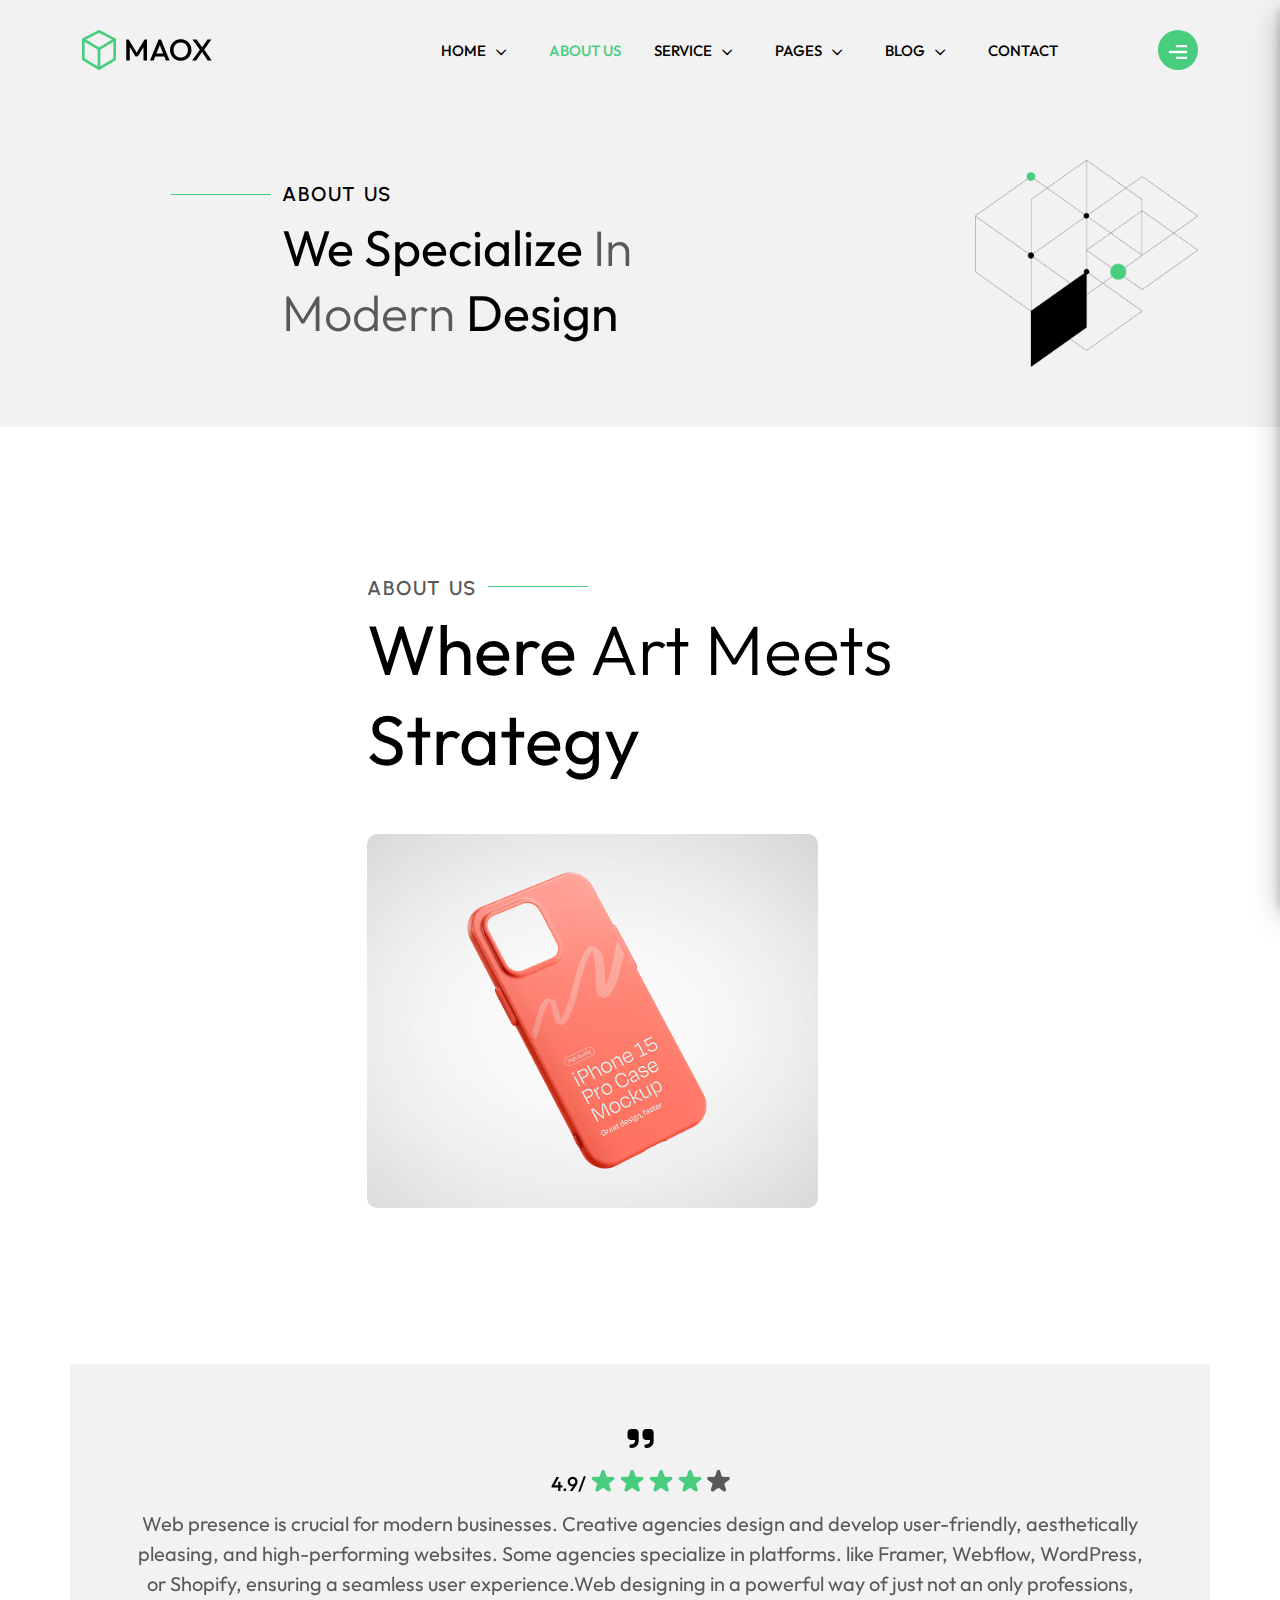
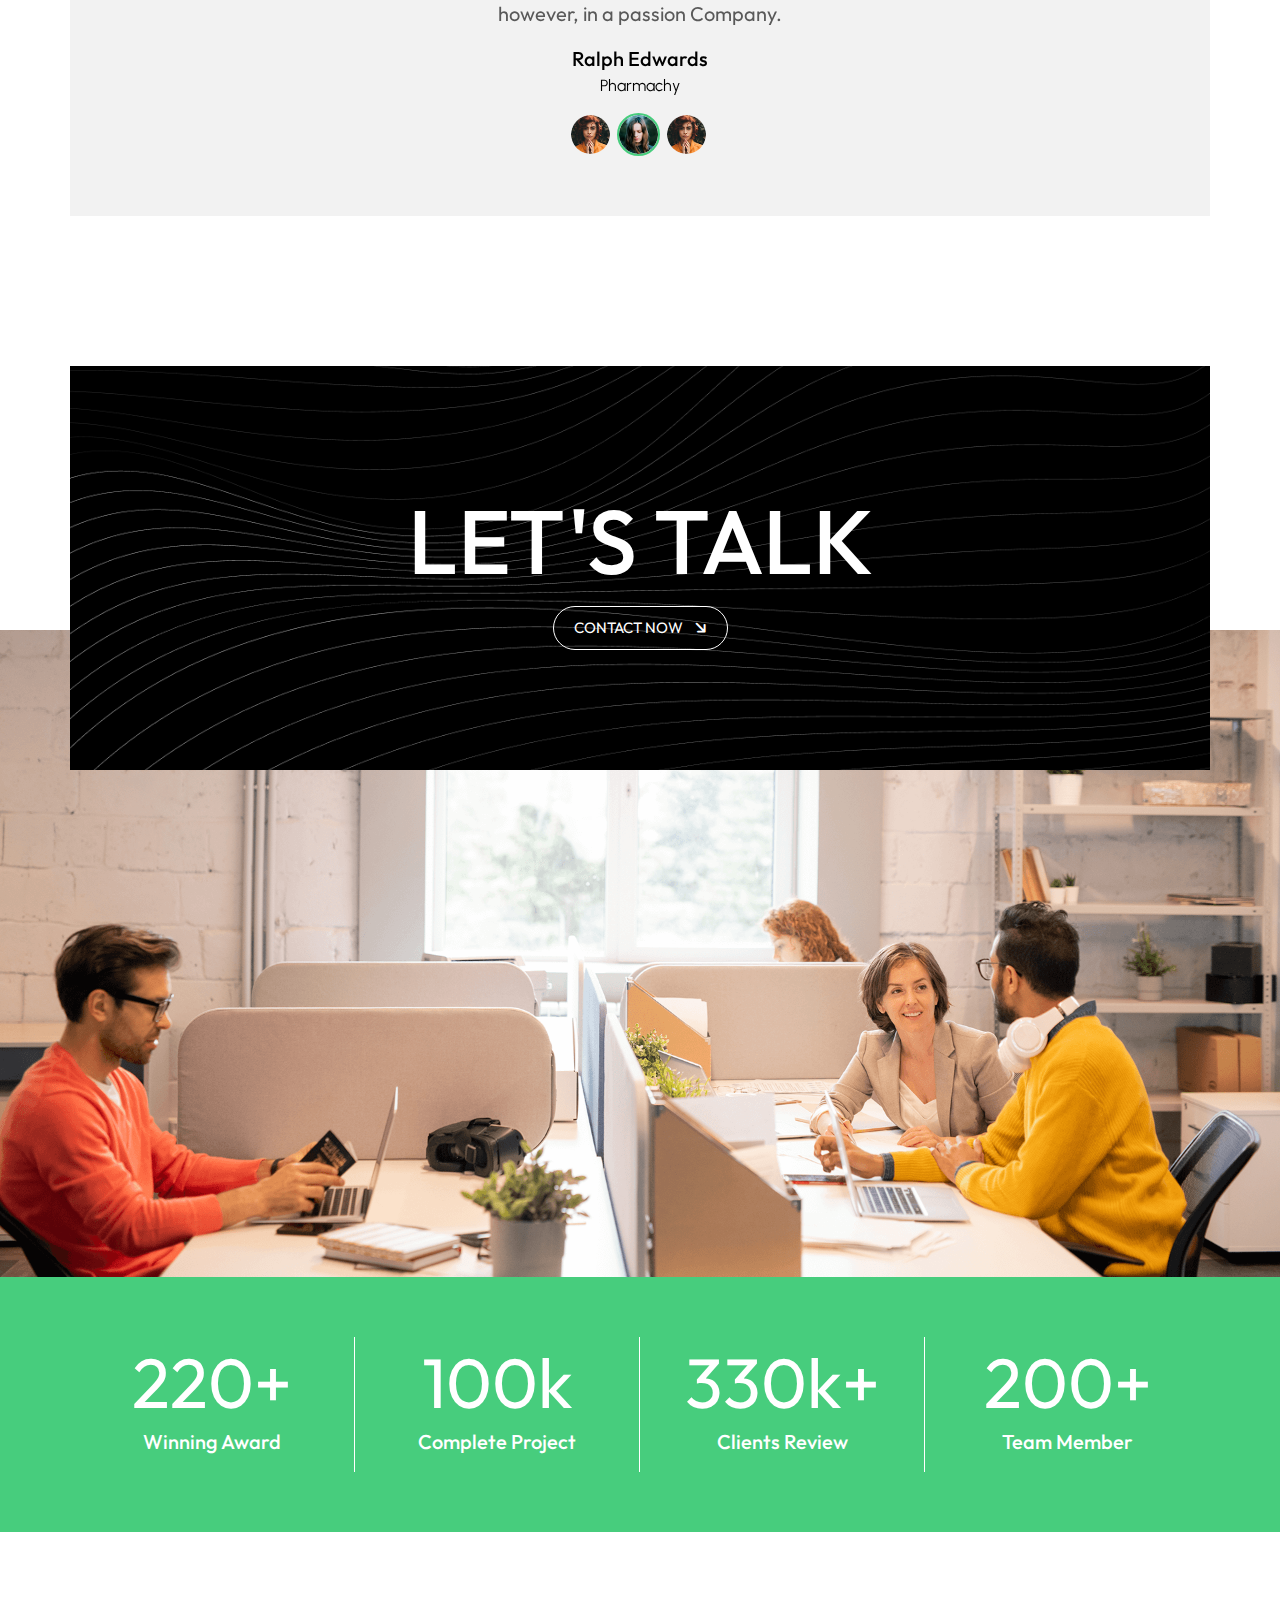
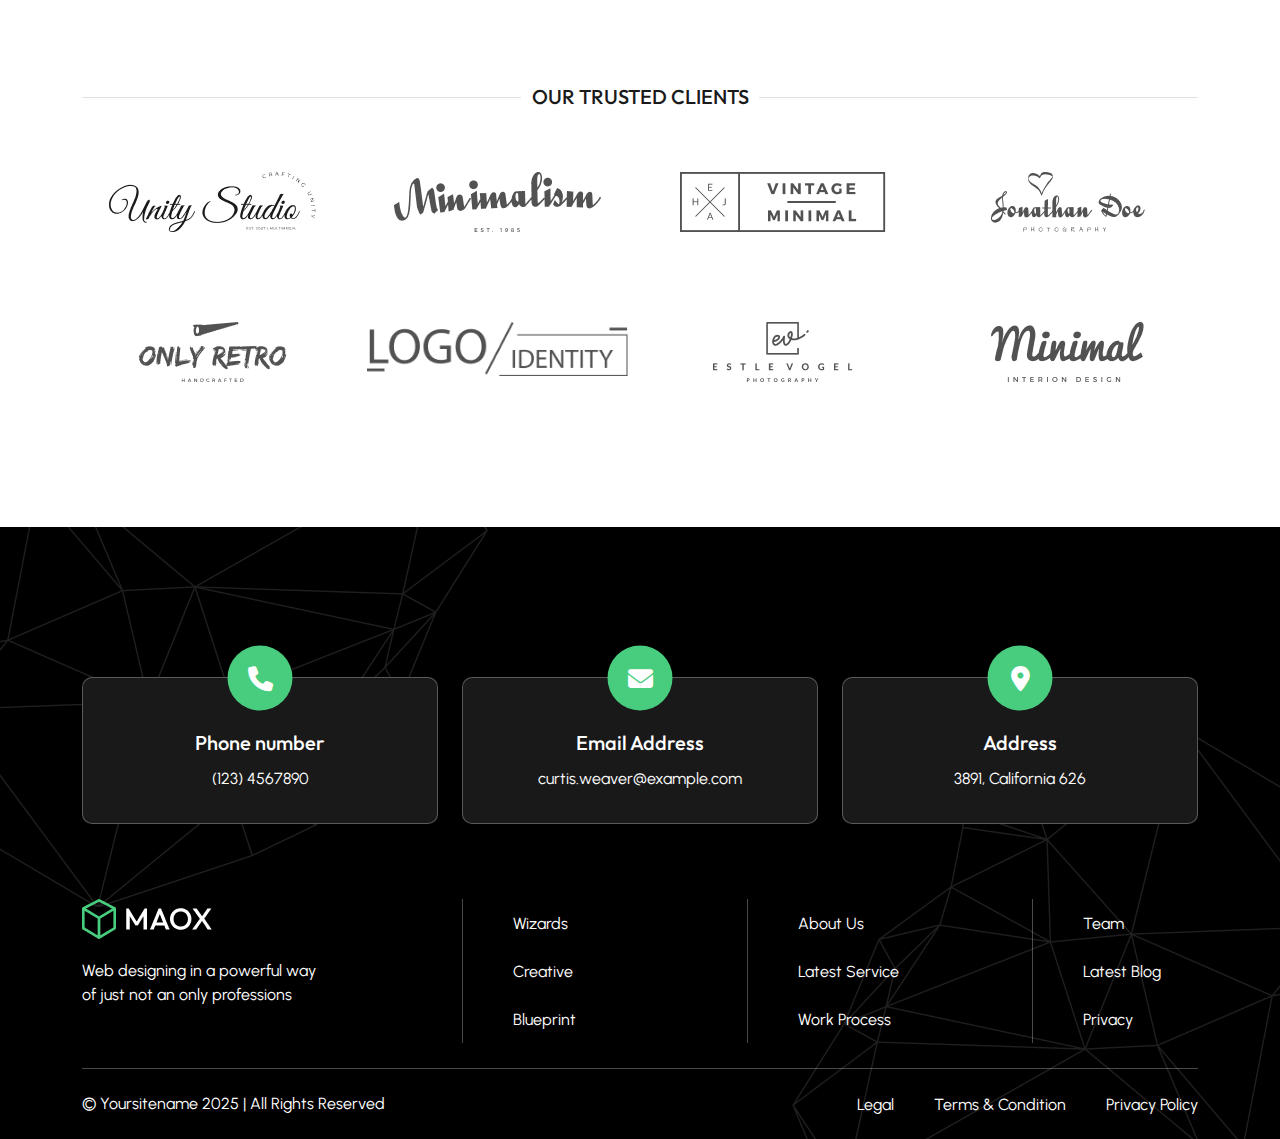
<file: about.html>
<!DOCTYPE html>
<html dir="ltr" lang="zxx">

<head>
  <meta name="viewport" content="width=device-width,initial-scale=1.0" />
  <meta charset="utf-8" />
  <meta name="description" content="Luxelife - Architecture & Interior Design HTML5 Template" />
  <meta name="keywords"
    content="agency, company, data, digital, innovation, innovative, it, modern, saas, start-up, startup" />
  <meta name="author" content="BoomDevs" />

  <title>MAOX HTML5 Template</title>

  <link rel="icon" type="image/png" href="images/logo/favicon.png" />

  <link rel="preconnect" href="https://fonts.googleapis.com">
  <link rel="preconnect" href="https://fonts.gstatic.com" crossorigin>
  <link href="https://fonts.googleapis.com/css2?family=Outfit:wght@100..900&family=Urbanist:ital,wght@0,100..900;1,100..900&display=swap" rel="stylesheet">

  <link rel="stylesheet" href="css/bootstrap.min.css" />
  <link rel="stylesheet" href="css/fontawesome.min.css" />
  <link rel="stylesheet" href="css/magnific-popup.css" />
  <link rel="stylesheet" href="css/slick.min.css" />
  <link rel="stylesheet" href="css/nice-select.min.css" />
  <link rel="stylesheet" href="css/animate.min.css" />
  <link rel="stylesheet" href="css/swiper-bundle.min.css" />
  <link rel="stylesheet" href="css/style.css" />

  
</head>

<body>
  
  <!-- Header Start !-->
  <header class="header-area style-1">
    <!-- Header Nav Menu Start -->
    <div class="header-menu-area style-1 inner-nav">
      <div class="container">
        <div class="row">
          <div class="col-12">
            <div class="header-menu-wrapper">
              <div class="logo-wrapper">
                <div class="logo">
                  <a href="index.html" class="standard-logo">
                    <img src="images/logo/logo-2.png" alt="logo" />
                  </a>
                  <a href="index.html" class="sticky-logo">
                    <img src="images/logo/logo-2.png" alt="logo" />
                  </a>
                </div>
              </div>
              <div class="menu">
                <nav id="main-menu" class="main-menu">

                  <div class="sidebar-header show-md">
                    <a href="index.html" class="sidebar-logo">
                      <img src="images/logo/logo-2.png" alt="logo" />
                    </a>
                    
                    <div class="close-btn">
                      <i class="fa-solid fa-xmark"></i>
                    </div>
                  </div>

                  <ul>
                    <li class="dropdown ">
                      <a>Home</a>
                      <ul>
                        <li><a href="index.html">Home Page 1</a></li>
                        <li><a href="index-2.html">Home Page 2</a></li>
                      </ul>
                    </li>
                    <li class="active"><a href="about.html">About Us</a></li>
                    <li class="dropdown">
                      <a>Service</a>
                      <ul>
                        <li><a href="service.html">Service</a></li>
                        <li><a href="service-details.html">Service details</a></li>
                      </ul>
                    </li>
                    
                    <li class="dropdown">
                      <a>Pages</a>
                      <ul>
                        <li><a href="work.html">Project</a></li>
                        <li><a href="project-details.html">project details</a></li>
                        <li><a href="faq.html">FAQ</a></li>
                      </ul>
                    </li>
                    <li class="dropdown">
                      <a>Blog</a>
                      <ul>
                        <li><a href="blog.html">blog</a></li>
                        <li><a href="blog-details.html">blog details</a></li>
                      </ul>
                    </li>
                    <li><a href="contact.html">Contact</a></li>
                  </ul>
                  
                  <div class="sidebar-content show-md">
                    <div class="sidebar-welcome">
                      <h2>Hello There!</h2>
                      <p class="desc-text-2">Lorem ipsum dolor sit amet consectetur adipisicing elit.</p>
                    </div>
                    <div class="sidebar-info">
                      <h3>Information</h3>
                      <p class="desc-text-2">
                        (+880)1234564
                      </p>
                      <p class="desc-text-2">
                        maox.info@gmail.com
                      </p>
                      <p class="desc-text-2">
                        1901 Thorni Bridge, San Fransisco, USA
                      </p>
                    </div>
                    <div class="sidebar-social sidebar-info">
                      <h3>Follow Us</h3>
                      <div class="social-links">
                        <a href="#">
                          <i class="fa-brands fa-facebook-f"></i>
                        </a>
                        <a href="#">
                          <i class="fa-brands fa-twitter"></i>
                        </a>
                        <a href="#">
                          <i class="fa-brands fa-instagram"></i>
                        </a>
                        <a href="#">
                          <i class="fa-brands fa-linkedin"></i>
                        </a>
                      </div>
                    </div>
                  </div>

                </nav>
                <div class="menu-right ">
                  <button class="menu-btn">
                    <svg viewBox="0 0 24 24" fill="none" xmlns="http://www.w3.org/2000/svg"><g id="SVGRepo_bgCarrier" stroke-width="0"></g><g id="SVGRepo_tracerCarrier" stroke-linecap="round" stroke-linejoin="round"></g><g id="SVGRepo_iconCarrier"> <g id="Menu / Menu_Alt_02"> <path id="Vector" d="M11 17H19M5 12H19M11 7H19" stroke="#ffffff" stroke-width="2" stroke-linecap="round" stroke-linejoin="round"></path> </g> </g></svg>
                  </button>
                </div>

                <div class="sidebar">
                  <div class="sidebar-header">
                    <a href="index.html" class="sidebar-logo">
                      <img src="images/logo/logo-2.png" alt="logo" />
                    </a>
                    <div class="close-btn">
                      <i class="fa-solid fa-xmark"></i>
                    </div>
                  </div>
  
                  <div class="sidebar-content">
                    <div class="sidebar-welcome">
                      <h2>Hello There!</h2>
                      <p class="desc-text-2">Lorem ipsum dolor sit amet consectetur adipisicing elit.</p>
                    </div>
                    <div class="sidebar-info">
                      <h3>Information</h3>
                      <p class="desc-text-2">
                        (+880)1234564
                      </p>
                      <p class="desc-text-2">
                        maox.info@gmail.com
                      </p>
                      <p class="desc-text-2">
                        1901 Thorni Bridge, San Fransisco, USA
                      </p>
                    </div>
                    <div class="sidebar-social sidebar-info">
                      <h3>Follow Us</h3>
                      <div class="social-links">
                        <a href="#">
                          <i class="fa-brands fa-facebook-f"></i>
                        </a>
                        <a href="#">
                          <i class="fa-brands fa-twitter"></i>
                        </a>
                        <a href="#">
                          <i class="fa-brands fa-instagram"></i>
                        </a>
                        <a href="#">
                          <i class="fa-brands fa-linkedin"></i>
                        </a>
                      </div>
                    </div>
                  </div>
  
  
                 </div>

              </div>
              
            </div>
          </div>
        </div>
      </div>
    </div>
  </header>
  <!-- Header End !-->

  <!-- Breadcrum Section Start -->
   <section class="breadcrump ">
    <div class="container">
        <div class="row">
            <div class="breadcrump-wrapper">
                <div class="breadcrupm-content">
                    <div class="sec-title-wrapper">
                        <div class="sec-title style-4">
                          <h4>About Us</h4>
                        </div>
                    </div>
                    <div class="breadcrupm-title">
                        <h3>We Specialize
                          <span>In <br>
                         Modern </span>
                          Design</h3>
                    </div>
                </div>
                <img class="breadcrump-img" src="./images/breadcrum/breadcrum-img.png" alt="breadcrump-img">
            </div>
        </div>
    </div>
   </section>
  <!-- Breadcrum Section End -->   

  <!-- About Us Area Start Style-1 -->
  <section class="about-us ">
    <div class="container">
      <div class="row ">
        <div class="offset-lg-3 col-lg-9 col-md-12">
          <div class="sec-title-wrapper">
            <div class="sec-title style-2">
              <h4>About us </h4>
            </div>
          </div>
          <div class="section-heading-wrapper">
            <div class="section-heading style-1">
              <h2> <strong>Where</strong> Art Meets<br> <strong>Strategy</strong></h2>
            </div>
          </div>
        </div>
      </div>
      <div class="row g-4 align-items-center">
        <div class="col-lg-3">
          <div class="awards wow fadeInLeft">
            <h3>15 Awards</h3>
            <p>Winning</p>
          </div>
        </div>
        <div class="col-lg-5 col-md-6 col-sm-6">
          <figure class="about-img">
            <img src="./images/about/abt-img.png" alt="about">
          </figure>
        </div>
        <div class="col-lg-4 col-md-6 col-sm-6">
          <div class="about-card wow fadeInRight">
            <h4>
              We Design, You Shine
            </h4>
            <p>
              Web designing in a powerful way of just not an only is professions, however, in a passion  Company.  have a to a tendency to believe
            </p>
            <a href="about.html" class="read-more-btn">Read More 
              <i class="fa fa-arrow-right"></i>
            </a>
          </div>
        </div>
      </div>
    </div>
  </section>
  <!-- About Us Area End Style-1 !-->

 <!-- Testimonial-section Start Style-1 !-->
 <section class="testimonial">
  <div class="container">
    <div class="row">
      <div class="testimonial-wrapper">
        <div class="testimonial-slider">
       
          <div class="testimonial-item">
            <div class="quote">
              <i class="fa-solid fa-quote-right"></i>
            </div>
            <div class="ratings-star">
              <span class="rating">4.9/</span>
              <span><img src="./images/testimonial/star-testimonial.png" alt="star"></span>
              <span><img src="./images/testimonial/star-testimonial.png" alt="star"></span>
              <span><img src="./images/testimonial/star-testimonial.png" alt="star"></span>
              <span><img src="./images/testimonial/star-testimonial.png" alt="star"></span>
              <span><img src="./images/testimonial/star-off-testimonial.png" alt="star"></span>
            </div>
            <div class="testimonial-text">
              <p>Web presence is crucial for modern businesses. Creative agencies design and develop user-friendly, aesthetically pleasing, and high-performing websites. Some agencies specialize in platforms. <span>like Framer, Webflow, WordPress, or Shopify, ensuring a seamless user experience.Web designing in a powerful way of just not an only professions, however, in a passion  Company.</span></p>
            </div>
            <div class="author">
                <h4 class="name">Ralph Edwards</h4>
                <p class="title">Pharmachy</p>
            </div>
          </div>
    
          <div class="testimonial-item">
            <div class="quote">
              <i class="fa-solid fa-quote-right"></i>
            </div>
            <div class="ratings-star">
              <span class="rating">4.9/</span>
              <span><img src="./images/testimonial/star-testimonial.png" alt="star"></span>
              <span><img src="./images/testimonial/star-testimonial.png" alt="star"></span>
              <span><img src="./images/testimonial/star-testimonial.png" alt="star"></span>
              <span><img src="./images/testimonial/star-testimonial.png" alt="star"></span>
              <span><img src="./images/testimonial/star-off-testimonial.png" alt="star"></span>
            </div>
            <div class="testimonial-text">
              <p>Web presence is crucial for modern businesses. Creative agencies design and develop user-friendly, aesthetically pleasing, and high-performing websites. Some agencies specialize in platforms. <span>like Framer, Webflow, WordPress, or Shopify, ensuring a seamless user experience.Web designing in a powerful way of just not an only professions, however, in a passion  Company.</span></p>
            </div>
            <div class="author">
                <h4 class="name">Ralph Edwards</h4>
                <p class="title">Pharmachy</p>
            </div>
          </div>
      
          <div class="testimonial-item">
            <div class="quote">
              <i class="fa-solid fa-quote-right"></i>
            </div>
            <div class="ratings-star">
              <span class="rating">4.9/</span>
              <span><img src="./images/testimonial/star-testimonial.png" alt="star"></span>
              <span><img src="./images/testimonial/star-testimonial.png" alt="star"></span>
              <span><img src="./images/testimonial/star-testimonial.png" alt="star"></span>
              <span><img src="./images/testimonial/star-testimonial.png" alt="star"></span>
              <span><img src="./images/testimonial/star-off-testimonial.png" alt="star"></span>
            </div>
            <div class="testimonial-text">
              <p>Web presence is crucial for modern businesses. Creative agencies design and develop user-friendly, aesthetically pleasing, and high-performing websites. Some agencies specialize in platforms. <span>like Framer, Webflow, WordPress, or Shopify, ensuring a seamless user experience.Web designing in a powerful way of just not an only professions, however, in a passion  Company.</span></p>
            </div>
            <div class="author">
                <h4 class="name">Ralph Edwards</h4>
                <p class="title">Pharmachy</p>
            </div>
          </div>

          <div class="testimonial-item">
            <div class="quote">
              <i class="fa-solid fa-quote-right"></i>
            </div>
            <div class="ratings-star">
              <span class="rating">4.9/</span>
              <span><img src="./images/testimonial/star-testimonial.png" alt="star"></span>
              <span><img src="./images/testimonial/star-testimonial.png" alt="star"></span>
              <span><img src="./images/testimonial/star-testimonial.png" alt="star"></span>
              <span><img src="./images/testimonial/star-testimonial.png" alt="star"></span>
              <span><img src="./images/testimonial/star-off-testimonial.png" alt="star"></span>
            </div>
            <div class="testimonial-text">
              <p>Web presence is crucial for modern businesses. Creative agencies design and develop user-friendly, aesthetically pleasing, and high-performing websites. Some agencies specialize in platforms. <span>like Framer, Webflow, WordPress, or Shopify, ensuring a seamless user experience.Web designing in a powerful way of just not an only professions, however, in a passion  Company.</span></p>
            </div>
            <div class="author">
                <h4 class="name">Ralph Edwards</h4>
                <p class="title">Pharmachy</p>
            </div>
          </div>
    
          <div class="testimonial-item">
            <div class="quote">
              <i class="fa-solid fa-quote-right"></i>
            </div>
            <div class="ratings-star">
              <span class="rating">4.9/</span>
              <span><img src="./images/testimonial/star-testimonial.png" alt="star"></span>
              <span><img src="./images/testimonial/star-testimonial.png" alt="star"></span>
              <span><img src="./images/testimonial/star-testimonial.png" alt="star"></span>
              <span><img src="./images/testimonial/star-testimonial.png" alt="star"></span>
              <span><img src="./images/testimonial/star-off-testimonial.png" alt="star"></span>
            </div>
            <div class="testimonial-text">
              <p>Web presence is crucial for modern businesses. Creative agencies design and develop user-friendly, aesthetically pleasing, and high-performing websites. Some agencies specialize in platforms. <span>like Framer, Webflow, WordPress, or Shopify, ensuring a seamless user experience.Web designing in a powerful way of just not an only professions, however, in a passion  Company.</span></p>
            </div>
            <div class="author">
                <h4 class="name">Ralph Edwards</h4>
                <p class="title">Pharmachy</p>
            </div>
          </div>
      
          <div class="testimonial-item">
            <div class="quote">
              <i class="fa-solid fa-quote-right"></i>
            </div>
            <div class="ratings-star">
              <span class="rating">4.9/</span>
              <span><img src="./images/testimonial/star-testimonial.png" alt="star"></span>
              <span><img src="./images/testimonial/star-testimonial.png" alt="star"></span>
              <span><img src="./images/testimonial/star-testimonial.png" alt="star"></span>
              <span><img src="./images/testimonial/star-testimonial.png" alt="star"></span>
              <span><img src="./images/testimonial/star-off-testimonial.png" alt="star"></span>
            </div>
            <div class="testimonial-text">
              <p>Web presence is crucial for modern businesses. Creative agencies design and develop user-friendly, aesthetically pleasing, and high-performing websites. Some agencies specialize in platforms. <span>like Framer, Webflow, WordPress, or Shopify, ensuring a seamless user experience.Web designing in a powerful way of just not an only professions, however, in a passion  Company.</span></p>
            </div>
            <div class="author">
                <h4 class="name">Ralph Edwards</h4>
                <p class="title">Pharmachy</p>
            </div>
          </div>
          
        </div>

        <div class="testimonial-authors-slider">
       
              <div class="testimonial-author-img">
                <img src="./images/testimonial/author1.png" alt="author">
              </div>

              <div class="testimonial-author-img">
                <img src="./images/testimonial/author2.png" alt="author">
              </div>
           
              <div class="testimonial-author-img">
                <img src="./images/testimonial/author1.png" alt="author">
              </div>

              <div class="testimonial-author-img">
                <img src="./images/testimonial/author2.png" alt="author">
              </div>
            
              <div class="testimonial-author-img">
                <img src="./images/testimonial/author1.png" alt="author">
              </div>
           
              <div class="testimonial-author-img">
                <img src="./images/testimonial/author2.png" alt="author">
              </div>
          
        </div>

      </div>
    </div>
  </div>
</section>
<!-- Testimonial-section End Style-1 -->


   <!-- Let's talk section start !-->
   <section class="lets-talk-section ">
    <div class="container">
      <div class="row">
        <div class="lets-talk text-center">
          <h2>Let's Talk</h2>
          <a href="contact.html" class="read-more-btn">Contact Now 
            <i class="fa fa-arrow-right"></i>
          </a>
        </div>
      </div>
    </div>
    <div class="talk-img">
      <img src="./images/lets-talk/lets-Talk-img.png" alt="let's talk">
    </div>
   </section>
  <!-- Let's talk section end !-->

  <!-- Counter sect start here -->
  <section class="counter-sec">
    <div class="container">
      <div class="counter-wrapper">
        <div class="row g-4">
            <div class="col-md-3 col-sm-6">
              <div class="stat">
                <h2><span class="counter">220</span>+</h2>
                <p>Winning Award</p>
              </div>
            </div>
            <div class="col-md-3 col-sm-6">
              <div class="stat">
                <h2><span class="counter">100</span>k</h2>
                <p>Complete Project</p>
              </div>
            </div>
            <div class="col-md-3 col-sm-6">
              <div class="stat">
                <h2><span class="counter">330</span>k+</h2>
                <p>Clients Review</p>
              </div>
            </div>
            <div class="col-md-3 col-sm-6">
              <div class="stat">
                <h2><span class="counter">200</span>+</h2>
                <p>Team Member</p>
              </div>
            </div>
        </div>
      </div>
    </div>
  </section>
  <!-- Counter sect ends -->

  <!-- Trusted Clients Area Start Style-1 !-->
  <section class="trusted-clients">
    <div class="container ">
      <div class="row ">
        <div class="sec-title-wrapper ">
          <div class="sec-title style-1">
            <h4>Our Trusted Clients </h4>
          </div>
        </div>
      </div>

      <div class="row row-gap">
        
          <div class="col-lg-3 col-sm-3 col-4">
            <div class="client">
              <img src="./images/trusted-clients/client_1.png" alt="client">
            </div>
          </div>
          <div class="col-lg-3 col-sm-3 col-4">
            <div class="client">
              <img src="./images/trusted-clients/client_2.png" alt="client">
            </div>
          </div>
          <div class="col-lg-3 col-sm-3 col-4">
            <div class="client">
              <img src="./images/trusted-clients/client_3.png" alt="client">
            </div>
          </div>
          <div class="col-lg-3 col-sm-3 col-4">
            <div class="client">
              <img src="./images/trusted-clients/client_4.png" alt="client">
            </div>
          </div>
          <div class="col-lg-3 col-sm-3 col-4">
            <div class="client">
              <img src="./images/trusted-clients/client_5.png" alt="client">
            </div>
          </div>
          <div class="col-lg-3 col-sm-3 col-4">
            <div class="client">
              <img src="./images/trusted-clients/client_6.png" alt="client">
            </div>
          </div>
          <div class="col-lg-3 col-sm-3 col-4">
            <div class="client">
              <img src="./images/trusted-clients/client_7.png" alt="client">
            </div>
          </div>
          <div class="col-lg-3 col-sm-3 col-4">
            <div class="client">
              <img src="./images/trusted-clients/client_8.png" alt="client">
            </div>
          </div>
          <div class="col-lg-3 col-sm-3 col-4 toggle-client">
            <div class="client">
              <img src="./images/trusted-clients/client_5.png" alt="client">
            </div>
          </div>
      </div>

    </div>
  </section> 
  <!-- Trusted Clients Area End Style-1 !-->
 

  <!-- Footer Area Start style-1 -->
 <footer class="footer-area ">
  <div class="container-wrapper">
    <div class="container">
      <div class="row g-4">
        <div class="col-md-4 ">
          <div class="footer-widget">
            <h5>Phone number</h5>
            <a href="tel:123456789">(123) 4567890</a>
            <span><i class="fa fa-phone"></i></span>
          </div>
        </div>
        <div class="col-md-4 ">
          <div class="footer-widget">
            <h5>Email Address</h5>
            <a href="mailto:curtis.weaver@example.com">curtis.weaver@example.com</a>
            <span><i class="fa-solid fa-envelope"></i></span>
          </div>
        </div>
        <div class="col-md-4 ">
          <div class="footer-widget">
            <h5>Address</h5>
            <a href="#">3891, California 626</a>
            <span><i class="fa-solid fa-location-dot"></i></span>
          </div>
        </div>
      </div>
      <div class="row mt-75">
        
          <div class="col-lg-4 col-md-6 col-sm-6">
            <div class="footer-widget-logo">
              <a href="index.html"><img src="./images/logo/logo-1.png" alt="Logo"></a>
              <p>Web designing in a powerful way <br> of just not an only professions</p>
            </div>
          </div>
          <div class="col-lg-3 col-md-6 col-sm-6 col-4">
            <ul class="footer-widget-links">
              <li><a href="about.html">Wizards</a></li>
              <li><a href="about.html">Creative</a></li>
              <li><a href="contact.html">Blueprint</a></li>
            </ul>
          </div>
          <div class="col-lg-3 col-md-6 col-sm-6 col-4">
            <ul class="footer-widget-links">
              <li><a href="about.html">About Us</a></li>
              <li><a href="service.html">Latest Service</a></li>
              <li><a href="work.html">Work Process</a></li>
            </ul>
          </div>
          <div class="col-lg-2 col-md-6 col-sm-6 col-4">
            <ul class="footer-widget-links">
              <li><a href="about.html">Team</a></li>
              <li><a href="blog.html">Latest Blog</a></li>
              <li><a href="contact.html">Privacy </a></li>
            </ul>
          </div>
        
      </div>
      <div class="footer-bottom">
        <p>© Yoursitename  2025 | All Rights Reserved</p>
        <ul>
          <li><a href="about.html">Legal</a></li>
          <li><a href="about.html">Terms & Condition</a></li>
          <li><a href="contact.html">Privacy Policy</a></li>
        </ul>
      </div>
    </div>
  </div>
  <div class="vector vector-1">
    <img src="./images/footer/footer-vector1.png" alt="vector">
  </div>
  <div class="vector vector-2">
    <img src="./images/footer/footer-vector2.png" alt="vector">
  </div>

 </footer>
  <!-- Footer Area End style-1 -->


    <script src="js/jquery.min.js"></script>
  <script src="js/bootstrap.min.js"></script>
  <script src="js/jquery.nice-select.min.js"></script>
  <script src="js/swiper-bundle.min.js"></script>
  <script src="js/slick.min.js"></script>
  <script src="js/venobox.min.js"></script>
  <script src="js/jquery.counterup.min.js"></script>
  <script src="js/waypoints.js"></script>
  <script src="js/wow.min.js"></script>
  <script src="js/custom.js"></script>
</body>

</html>
</file>
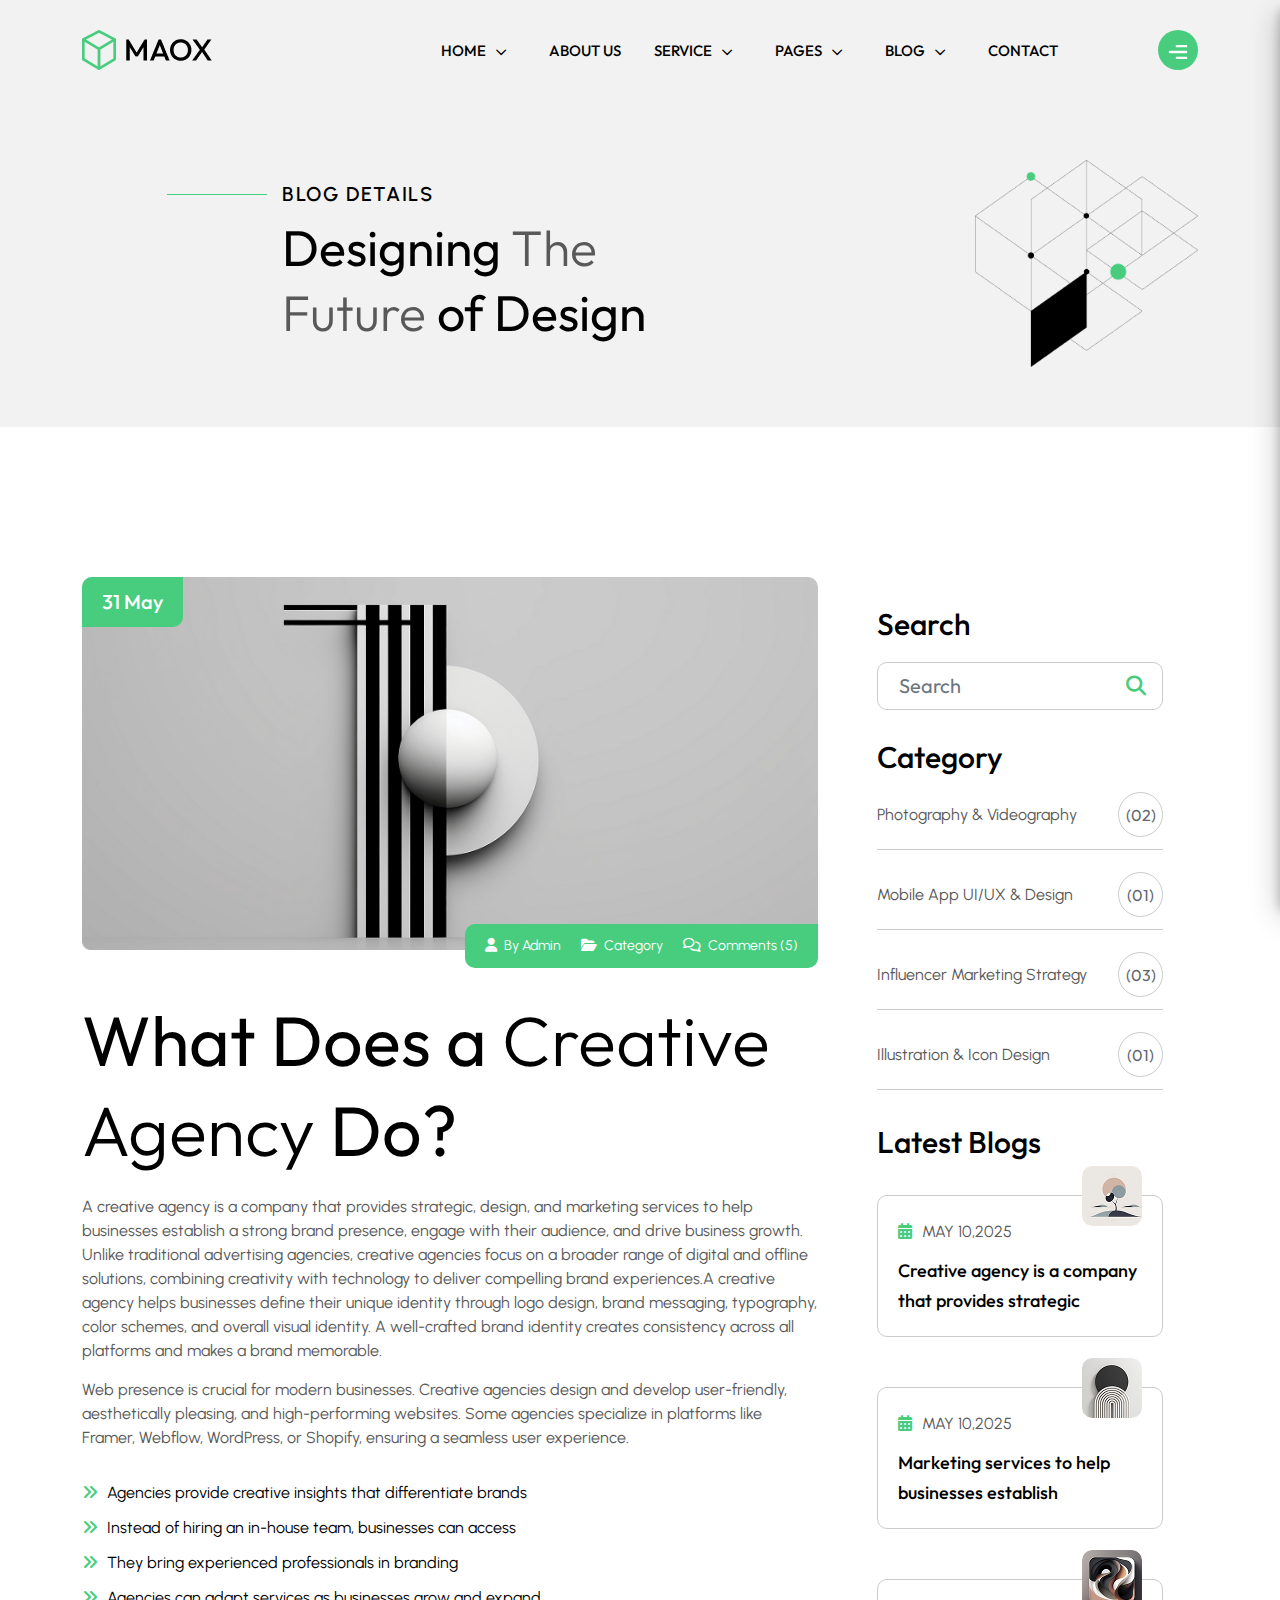
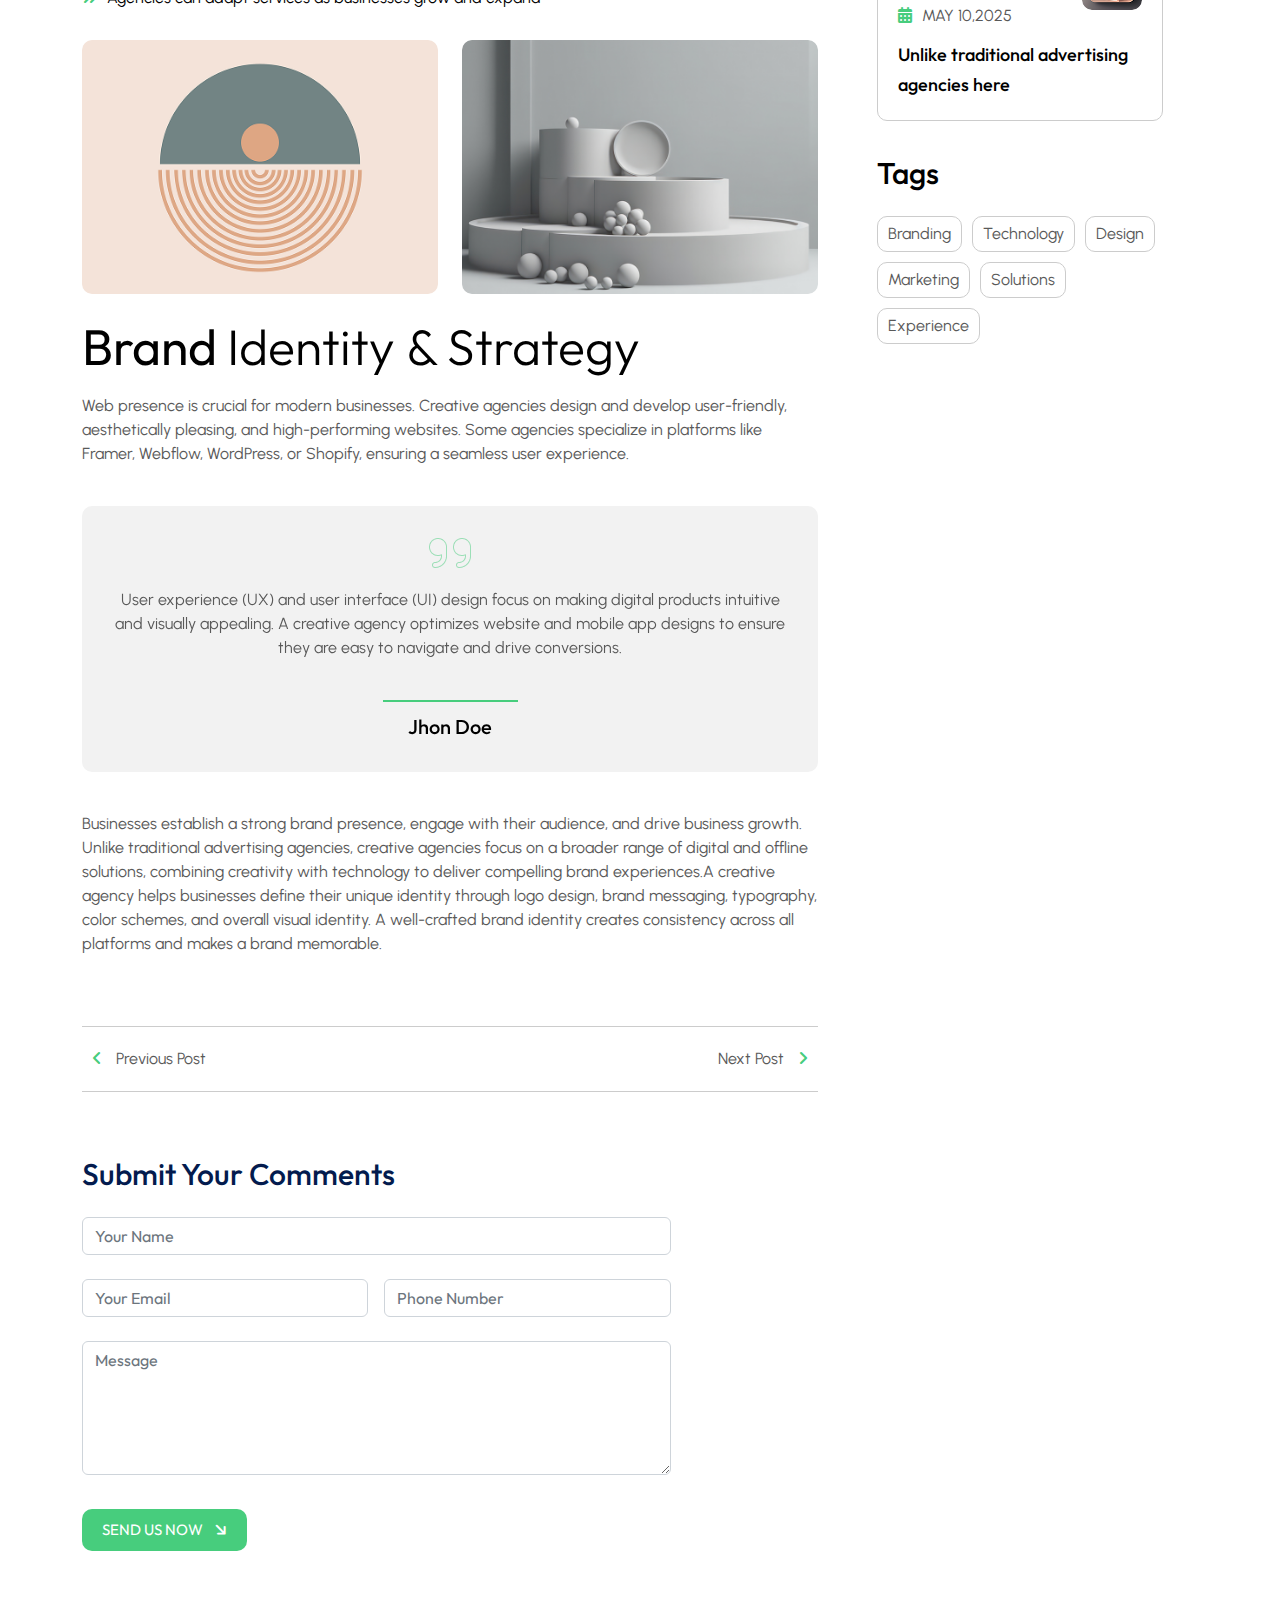
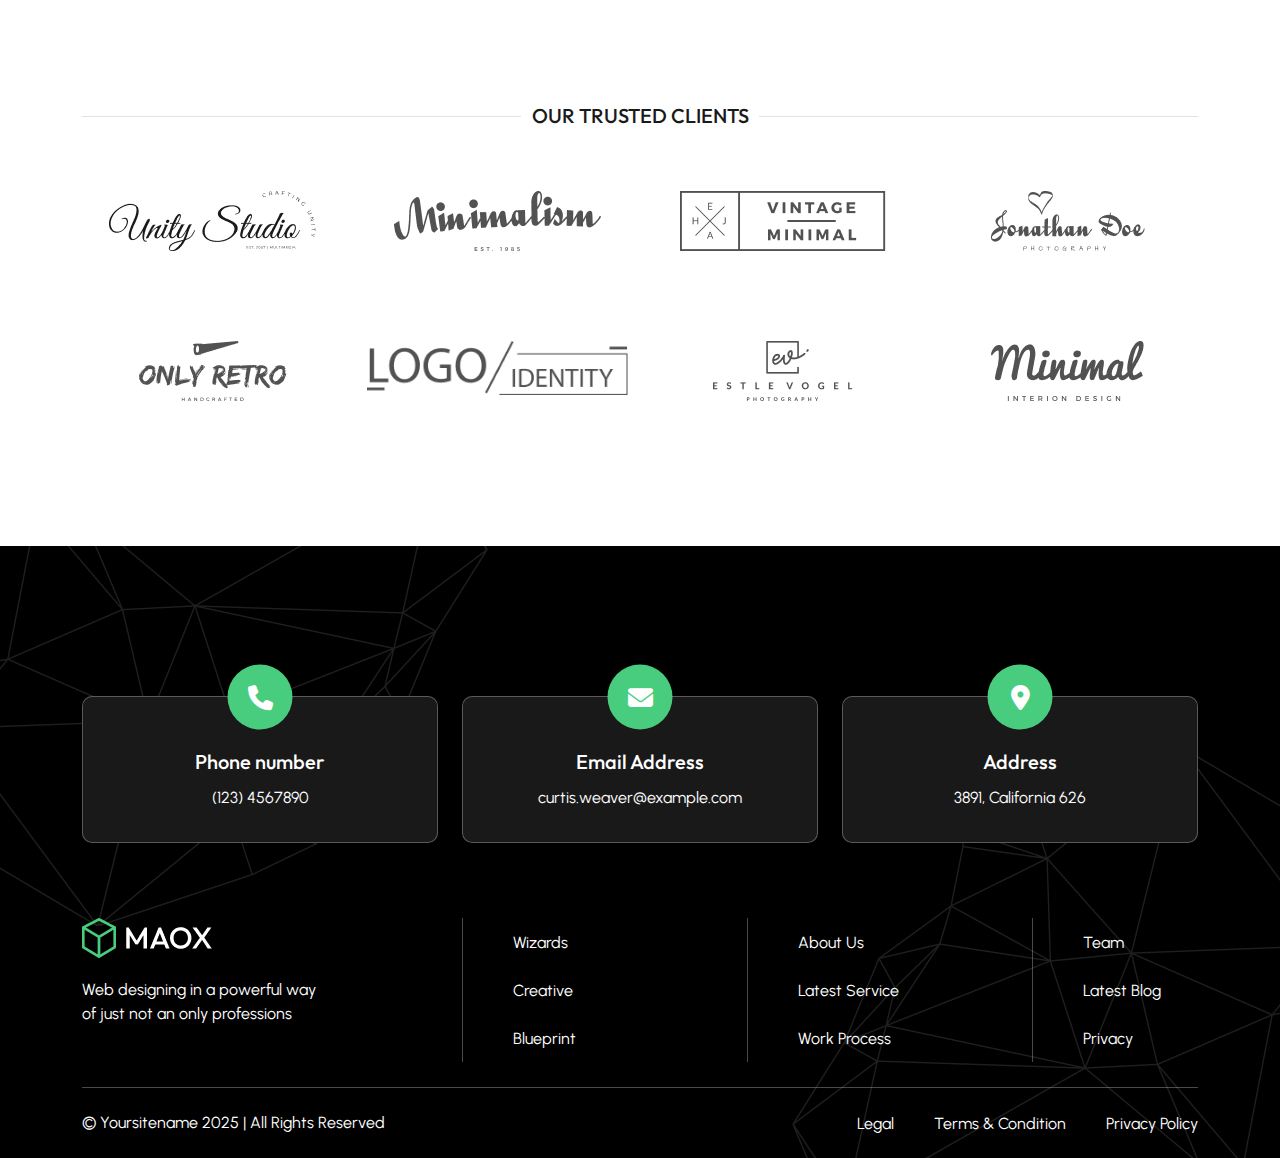
<file: blog-details.html>
<!DOCTYPE html>
<html dir="ltr" lang="zxx">

<head>
  <meta name="viewport" content="width=device-width,initial-scale=1.0" />
  <meta charset="utf-8" />
  <meta name="description" content="Luxelife - Architecture & Interior Design HTML5 Template" />
  <meta name="keywords"
    content="agency, company, data, digital, innovation, innovative, it, modern, saas, start-up, startup" />
  <meta name="author" content="BoomDevs" />

  <title>MAOX HTML5 Template</title>

  <link rel="icon" type="image/png" href="images/logo/favicon.png" />

  <link rel="preconnect" href="https://fonts.googleapis.com">
  <link rel="preconnect" href="https://fonts.gstatic.com" crossorigin>
  <link href="https://fonts.googleapis.com/css2?family=Outfit:wght@100..900&family=Urbanist:ital,wght@0,100..900;1,100..900&display=swap" rel="stylesheet">
  <link rel="stylesheet" href="css/bootstrap.min.css" />
  <link rel="stylesheet" href="css/fontawesome.min.css" />
  <link rel="stylesheet" href="css/magnific-popup.css" />
  <link rel="stylesheet" href="css/slick.min.css" />
  <link rel="stylesheet" href="css/nice-select.min.css" />
  <link rel="stylesheet" href="css/animate.min.css" />
  <link rel="stylesheet" href="css/swiper-bundle.min.css" />
  <link rel="stylesheet" href="css/style.css" />

</head>

<body>
 
  <!-- Header Start !-->
  <header class="header-area style-1">
    <!-- Header Nav Menu Start -->
    <div class="header-menu-area style-1 inner-nav">
      <div class="container">
        <div class="row">
          <div class="col-12">
            <div class="header-menu-wrapper">
              <div class="logo-wrapper">
                <div class="logo">
                  <a href="index.html" class="standard-logo">
                    <img src="images/logo/logo-2.png" alt="logo" />
                  </a>
                  <a href="index.html" class="sticky-logo">
                    <img src="images/logo/logo-2.png" alt="logo" />
                  </a>
                </div>
              </div>
              <div class="menu">
                <nav id="main-menu" class="main-menu">

                  <div class="sidebar-header show-md">
                    <a href="index.html" class="sidebar-logo">
                      <img src="images/logo/logo-2.png" alt="logo" />
                    </a>
                    
                    <div class="close-btn">
                      <i class="fa-solid fa-xmark"></i>
                    </div>
                  </div>

                  <ul>
                    <li class="dropdown ">
                      <a>Home</a>
                      <ul>
                        <li><a href="index.html">Home Page 1</a></li>
                        <li><a href="index-2.html">Home Page 2</a></li>
                      </ul>
                    </li>
                    <li><a href="about.html">About Us</a></li>
                    <li class="dropdown">
                      <a>Service</a>
                      <ul>
                        <li><a href="service.html">Service</a></li>
                        <li><a href="service-details.html">Service details</a></li>
                      </ul>
                    </li>
                    
                    <li class="dropdown">
                      <a>Pages</a>
                      <ul>
                        <li><a href="work.html">Project</a></li>
                        <li><a href="project-details.html">project details</a></li>
                        <li><a href="faq.html">FAQ</a></li>
                      </ul>
                    </li>
                    <li class="dropdown">
                      <a>Blog</a>
                      <ul>
                        <li><a href="blog.html">blog</a></li>
                        <li><a href="blog-details.html">blog details</a></li>
                      </ul>
                    </li>
                    <li><a href="contact.html">Contact</a></li>
                  </ul>
                  
                  <div class="sidebar-content show-md">
                    <div class="sidebar-welcome">
                      <h2>Hello There!</h2>
                      <p class="desc-text-2">Lorem ipsum dolor sit amet consectetur adipisicing elit.</p>
                    </div>
                    <div class="sidebar-info">
                      <h3>Information</h3>
                      <p class="desc-text-2">
                        (+880)1234564
                      </p>
                      <p class="desc-text-2">
                        maox.info@gmail.com
                      </p>
                      <p class="desc-text-2">
                        1901 Thorni Bridge, San Fransisco, USA
                      </p>
                    </div>
                    <div class="sidebar-social sidebar-info">
                      <h3>Follow Us</h3>
                      <div class="social-links">
                        <a href="#">
                          <i class="fa-brands fa-facebook-f"></i>
                        </a>
                        <a href="#">
                          <i class="fa-brands fa-twitter"></i>
                        </a>
                        <a href="#">
                          <i class="fa-brands fa-instagram"></i>
                        </a>
                        <a href="#">
                          <i class="fa-brands fa-linkedin"></i>
                        </a>
                      </div>
                    </div>
                  </div>

                </nav>
                <div class="menu-right ">
                  <button class="menu-btn">
                    <svg viewBox="0 0 24 24" fill="none" xmlns="http://www.w3.org/2000/svg"><g id="SVGRepo_bgCarrier" stroke-width="0"></g><g id="SVGRepo_tracerCarrier" stroke-linecap="round" stroke-linejoin="round"></g><g id="SVGRepo_iconCarrier"> <g id="Menu / Menu_Alt_02"> <path id="Vector" d="M11 17H19M5 12H19M11 7H19" stroke="#ffffff" stroke-width="2" stroke-linecap="round" stroke-linejoin="round"></path> </g> </g></svg>
                  </button>
                </div>

                <div class="sidebar">
                  <div class="sidebar-header">
                    <a href="index.html" class="sidebar-logo">
                      <img src="images/logo/logo-2.png" alt="logo" />
                    </a>
                    <div class="close-btn">
                      <i class="fa-solid fa-xmark"></i>
                    </div>
                  </div>
  
                  <div class="sidebar-content">
                    <div class="sidebar-welcome">
                      <h2>Hello There!</h2>
                      <p class="desc-text-2">Lorem ipsum dolor sit amet consectetur adipisicing elit.</p>
                    </div>
                    <div class="sidebar-info">
                      <h3>Information</h3>
                      <p class="desc-text-2">
                        (+880)1234564
                      </p>
                      <p class="desc-text-2">
                        maox.info@gmail.com
                      </p>
                      <p class="desc-text-2">
                        1901 Thorni Bridge, San Fransisco, USA
                      </p>
                    </div>
                    <div class="sidebar-social sidebar-info">
                      <h3>Follow Us</h3>
                      <div class="social-links">
                        <a href="#">
                          <i class="fa-brands fa-facebook-f"></i>
                        </a>
                        <a href="#">
                          <i class="fa-brands fa-twitter"></i>
                        </a>
                        <a href="#">
                          <i class="fa-brands fa-instagram"></i>
                        </a>
                        <a href="#">
                          <i class="fa-brands fa-linkedin"></i>
                        </a>
                      </div>
                    </div>
                  </div>
  
  
                 </div>

              </div>
              
            </div>
          </div>
        </div>
      </div>
    </div>
  </header>
  <!-- Header End !-->

  <!-- Breadcrum Section Start -->
   <section class="breadcrump ">
    <div class="container">
        <div class="row">
            <div class="breadcrump-wrapper">
                <div class="breadcrupm-content">
                    <div class="sec-title-wrapper">
                        <div class="sec-title style-4">
                          <h4>Blog Details</h4>
                        </div>
                    </div>
                    <div class="breadcrupm-title">
                        <h3>Designing 
                          <span>The <br>
                         Future </span>
                         of Design</h3>
                    </div>
                </div>
                <img class="breadcrump-img" src="./images/breadcrum/breadcrum-img.png" alt="breadcrump-img">
            </div>
        </div>
    </div>
   </section>
  <!-- Breadcrum Section End -->   

  <!-- Contact section start -->
  <section class="blog-details">
    <div class="container">
      <div class="row">
        <div class="col-lg-8 col-md-7">
          <div class="blog-post-container">
            <div class="blog-post">
              <div class="blog-img">
                <img src="./images/inner-page/blog-details1.png" alt="blog-img">
                <span class="blog-date">31 May</span>
                <div class="blog-infos">
                  <span class="author">
                    <i class="fa fa-user me-1"></i>
                    By Admin
                  </span>
                  <span class="author">
                    <i class="fa-solid fa-folder-open me-1"></i>
                    Category
                  </span>
                  <span class="author">
                    <i class="fa-regular fa-comments me-1"></i>
                    Comments (5)
                  </span>
                </div>
              </div>
              <div class="section-heading-wrapper mt-30">
                <div class="section-heading style-1 style-2 mb-2">
                  <h2>What Does a <span>Creative Agency</span> Do?</h2>
                </div>
              </div>
              <p class="desc-text-1">
                A creative agency is a company that provides strategic, design, and marketing services to help businesses establish a strong brand presence, engage with their audience, and drive business growth. Unlike traditional advertising agencies, creative agencies focus on a broader range of digital and offline solutions, combining creativity with technology to deliver compelling brand experiences.A creative agency helps businesses define their unique identity through logo design, brand messaging, typography, color schemes, and overall visual identity. A well-crafted brand identity creates consistency across all platforms and makes a brand memorable.
              </p>
              <p class="desc-text-1">
                Web presence is crucial for modern businesses. Creative agencies design and develop user-friendly, aesthetically pleasing, and high-performing websites. Some agencies specialize in platforms like Framer, Webflow, WordPress, or Shopify, ensuring a seamless user experience.
              </p>
            </div>
            <ul class="services-list ms-0 ps-0 ">
              <li class="desc-text-1">
                  <i class="fa-solid fa-angles-right"></i>
                  Agencies provide creative insights that differentiate brands
              </li>
              <li class="desc-text-1">
                  <i class="fa-solid fa-angles-right"></i>
                  Instead of hiring an in-house team, businesses can access
              </li>
              <li class="desc-text-1">
                  <i class="fa-solid fa-angles-right"></i>
                  They bring experienced professionals in branding
              </li>
              <li class="desc-text-1">
                  <i class="fa-solid fa-angles-right"></i>
                  Agencies can adapt services as businesses grow and expand
              </li>
            </ul>

            <div class="blog-details-img-group">
              <img src="./images/inner-page/blog-details2.png" alt="blog-img">
              <img src="./images/inner-page/blog-details3.png" alt="blog-img">
            </div>
            
            <h2 class="heading-title mt-20">Brand <span> Identity & Strategy</span></h2>

            <p class="desc-text-1">
              Web presence is crucial for modern businesses. Creative agencies design and develop user-friendly, aesthetically pleasing, and high-performing websites. Some agencies specialize in platforms like Framer, Webflow, WordPress, or Shopify, ensuring a seamless user experience.
            </p>

          </div>

          <div class="testimonial ">
            <div class="container">
              <div class="row">
                <div class="testimonial-wrapper blog-details-testimonial">
                  <div class="blog-details-testimonial-slider swiper-container">
                    <div class="swiper-wrapper ">
                      
                      <div class="swiper-slide">
                        <div class="testimonial-item ">
                          <div class="quote">
                            <img src="./images/inner-page/testimonial-colon.png" alt="colon">
                          </div>
                          
                          <div class="">
                            <p class="desc-text-1 mt-20">User experience (UX) and user interface (UI) design focus on making digital products intuitive and visually appealing. A creative agency optimizes website and mobile app designs to ensure they are easy to navigate and drive conversions.</p>
                          </div>
                          <div class="author">
                            <span></span>
                             <h4 class="name">Jhon Doe</h4>
                          </div>
                        </div>
                      </div>
                      <div class="swiper-slide">
                        <div class="testimonial-item ">
                          <div class="quote">
                            <img src="./images/inner-page/testimonial-colon.png" alt="colon">
                          </div>
                          
                          <div class="">
                            <p class="desc-text-1 mt-20">User experience (UX) and user interface (UI) design focus on making digital products intuitive and visually appealing. A creative agency optimizes website and mobile app designs to ensure they are easy to navigate and drive conversions.</p>
                          </div>
                          <div class="author">
                            <span></span>
                             <h4 class="name">Michal Doe</h4>
                          </div>
                        </div>
                      </div>
                      <div class="swiper-slide">
                        <div class="testimonial-item ">
                          <div class="quote">
                            <img src="./images/inner-page/testimonial-colon.png" alt="colon">
                          </div>
                          
                          <div class="">
                            <p class="desc-text-1 mt-20">User experience (UX) and user interface (UI) design focus on making digital products intuitive and visually appealing. A creative agency optimizes website and mobile app designs to ensure they are easy to navigate and drive conversions.</p>
                          </div>
                          <div class="author">
                            <span></span>
                             <h4 class="name">Michal Clark</h4>
                          </div>
                        </div>
                      </div>

                    </div>
                  </div>
        
                  
                </div>
              </div>
            </div>
          </div>

          <div class="text-description">
            <p class="desc-text-1">
              Businesses establish a strong brand presence, engage with their audience, and drive business growth. Unlike traditional advertising agencies, creative agencies focus on a broader range of digital and offline solutions, combining creativity with technology to deliver compelling brand experiences.A creative agency helps businesses define their unique identity through logo design, brand messaging, typography, color schemes, and overall visual identity. A well-crafted brand identity creates consistency across all platforms and makes a brand memorable.
            </p>
          </div>
          <div class="prev-next-pagination">
            <button class="desc-text-1"> <i class="fa fa-angle-left"></i> Previous Post</button>
            <button class="desc-text-1"> Next Post <i class="fa fa-angle-right"></i></button>
          </div>

          <div class="contact-form-container style-2">
            <h4 class="contact-form-title">Submit Your Comments</h4>
            <form action="#">
              <div class="input-group mb-4">
                <input type="text" class="form-control" placeholder="Your Name">
              </div>
              <div class="d-flex flex-column flex-sm-row gap-3 mb-4">
                <div class="input-group ">
                  <input type="email" class="form-control" placeholder="Your Email">
                </div>
                <div class="input-group">
                  <input type="text" class="form-control" placeholder="Phone Number">
                </div>
              </div>
              <div class="input-group mb-4">
                <textarea class="form-control" cols="" rows="5" placeholder="Message"></textarea>
              </div>
              <a href="#" class="read-more-btn style-2 style-4">Send Us Now <i class="fa fa-arrow-right"></i></a>
            </form>
          </div>
          
        </div>
        <div class="col-lg-4 col-md-5">
          <div class="blog-sidebar">
            <div class="search-container">
              <h4 class="service-list-title">Search </h4>
              <div class="input-group input-group-lg mt-15">
                <input type="text" placeholder="Search" class="form-control" aria-label="Sizing example input" aria-describedby="inputGroup-sizing-lg">
                <span class="input-group-text" id="inputGroup-sizing-lg"><i class="fa fa-search"></i></span>
              </div>
            </div>
            <div class="category-container">
              <h4 class="service-list-title">Category </h4>
              <div class="category-item">
                <a href="blog.html" class="desc-text-1 mb-0">Photography & Videography</a>
                <span>(02)</span>
              </div>
              <div class="category-item">
                <a href="blog.html" class="desc-text-1 mb-0">Mobile App UI/UX & Design</a>
                <span>(01)</span>
              </div>
              <div class="category-item">
                <a href="blog.html" class="desc-text-1 mb-0">Influencer Marketing Strategy</a>
                <span>(03)</span>
              </div>
              <div class="category-item">
                <a href="blog.html" class="desc-text-1 mb-0">Illustration & Icon Design</a>
                <span>(01)</span>
              </div>
            </div>
            <div class="latest-blog-container">
              <h4 class="service-list-title">Latest Blogs </h4>
              <div class="latest-blog">
                <span class="desc-text-1"><i class="fa-solid fa-calendar-days"></i>MAY 10,2025</span>

                <a href="blog-details.html" class="latest-blog-title">Creative agency is a company that provides strategic</a>

                <img src="./images/inner-page/latest-blog1.png" alt="blog">
              </div>
              <div class="latest-blog">
                <span class="desc-text-1"><i class="fa-solid fa-calendar-days"></i>MAY 10,2025</span>

                <a href="blog-details.html" class="latest-blog-title">Marketing services to help businesses establish</a>

                <img src="./images/inner-page/latest-blog2.png" alt="blog">
              </div>
              <div class="latest-blog">
                <span class="desc-text-1"><i class="fa-solid fa-calendar-days"></i>MAY 10,2025</span>

                <a href="blog-details.html" class="latest-blog-title">Unlike traditional advertising agencies here</a>

                <img src="./images/inner-page/latest-blog3.png" alt="blog">
              </div>
            </div>
            <div class="tag-container">
              <h4 class="service-list-title">Tags</h4>
              <div class="all-tag">
                <a href="blog.html" class="desc-text-1 tag">Branding</a>
                <a href="blog.html" class="desc-text-1 tag">Technology</a>
                <a href="blog.html" class="desc-text-1 tag">Design</a>
                <a href="blog.html" class="desc-text-1 tag">Marketing</a>
                <a href="blog.html" class="desc-text-1 tag">Solutions</a>
                <a href="blog.html" class="desc-text-1 tag">Experience</a>
              </div>
            </div>
          </div>
        </div>
      </div>
    </div>
  </section>
  <!-- Contact section End -->

  <!-- Trusted Clients Area Start Style-1 !-->
  <section class="trusted-clients">
    <div class="container ">
      <div class="row ">
        <div class="sec-title-wrapper ">
          <div class="sec-title style-1">
            <h4>Our Trusted Clients </h4>
          </div>
        </div>
      </div>

      <div class="row row-gap">
        
          <div class="col-lg-3 col-sm-3 col-4">
            <div class="client">
              <img src="./images/trusted-clients/client_1.png" alt="client">
            </div>
          </div>
          <div class="col-lg-3 col-sm-3 col-4">
            <div class="client">
              <img src="./images/trusted-clients/client_2.png" alt="client">
            </div>
          </div>
          <div class="col-lg-3 col-sm-3 col-4">
            <div class="client">
              <img src="./images/trusted-clients/client_3.png" alt="client">
            </div>
          </div>
          <div class="col-lg-3 col-sm-3 col-4">
            <div class="client">
              <img src="./images/trusted-clients/client_4.png" alt="client">
            </div>
          </div>
          <div class="col-lg-3 col-sm-3 col-4">
            <div class="client">
              <img src="./images/trusted-clients/client_5.png" alt="client">
            </div>
          </div>
          <div class="col-lg-3 col-sm-3 col-4">
            <div class="client">
              <img src="./images/trusted-clients/client_6.png" alt="client">
            </div>
          </div>
          <div class="col-lg-3 col-sm-3 col-4">
            <div class="client">
              <img src="./images/trusted-clients/client_7.png" alt="client">
            </div>
          </div>
          <div class="col-lg-3 col-sm-3 col-4">
            <div class="client">
              <img src="./images/trusted-clients/client_8.png" alt="client">
            </div>
          </div>
          <div class="col-lg-3 col-sm-3 col-4 toggle-client">
            <div class="client">
              <img src="./images/trusted-clients/client_5.png" alt="client">
            </div>
          </div>
      </div>

    </div>
  </section> 
  <!-- Trusted Clients Area End Style-1 !-->
 

  <!-- Footer Area Start style-1 -->
  <footer class="footer-area">
    <div class="container-wrapper">
      <div class="container">
        <div class="row g-4">
          <div class="col-md-4 ">
            <div class="footer-widget">
              <h5>Phone number</h5>
              <a href="tel:123456789">(123) 4567890</a>
              <span><i class="fa fa-phone"></i></span>
            </div>
          </div>
          <div class="col-md-4 ">
            <div class="footer-widget">
              <h5>Email Address</h5>
              <a href="mailto:curtis.weaver@example.com">curtis.weaver@example.com</a>
              <span><i class="fa-solid fa-envelope"></i></span>
            </div>
          </div>
          <div class="col-md-4 ">
            <div class="footer-widget">
              <h5>Address</h5>
              <a href="#">3891, California 626</a>
              <span><i class="fa-solid fa-location-dot"></i></span>
            </div>
          </div>
        </div>
        <div class="row mt-75">
          
            <div class="col-lg-4 col-md-6 col-sm-6">
              <div class="footer-widget-logo">
                <a href="index.html"><img src="./images/logo/logo-1.png" alt="Logo"></a>
                <p>Web designing in a powerful way <br> of just not an only professions</p>
              </div>
            </div>
            <div class="col-lg-3 col-md-6 col-sm-6 col-4">
              <ul class="footer-widget-links">
                <li><a href="about.html">Wizards</a></li>
                <li><a href="about.html">Creative</a></li>
                <li><a href="contact.html">Blueprint</a></li>
              </ul>
            </div>
            <div class="col-lg-3 col-md-6 col-sm-6 col-4">
              <ul class="footer-widget-links">
                <li><a href="about.html">About Us</a></li>
                <li><a href="service.html">Latest Service</a></li>
                <li><a href="work.html">Work Process</a></li>
              </ul>
            </div>
            <div class="col-lg-2 col-md-6 col-sm-6 col-4">
              <ul class="footer-widget-links">
                <li><a href="about.html">Team</a></li>
                <li><a href="blog.html">Latest Blog</a></li>
                <li><a href="contact.html">Privacy </a></li>
              </ul>
            </div>
          
        </div>
        <div class="footer-bottom">
          <p>© Yoursitename  2025 | All Rights Reserved</p>
          <ul>
            <li><a href="about.html">Legal</a></li>
            <li><a href="about.html">Terms & Condition</a></li>
            <li><a href="contact.html">Privacy Policy</a></li>
            
          </ul>
        </div>
      </div>
    </div>
    <div class="vector vector-1">
      <img src="./images/footer/footer-vector1.png" alt="vector">
    </div>
    <div class="vector vector-2">
      <img src="./images/footer/footer-vector2.png" alt="vector">
    </div>
  
   </footer>
    <!-- Footer Area End style-1 -->
  
    <script src="js/jquery.min.js"></script>
  <script src="js/bootstrap.min.js"></script>
  <script src="js/jquery.nice-select.min.js"></script>
  <script src="js/swiper-bundle.min.js"></script>
  <script src="js/slick.min.js"></script>
  <script src="js/venobox.min.js"></script>
  <script src="js/jquery.counterup.min.js"></script>
  <script src="js/waypoints.js"></script>
  <script src="js/wow.min.js"></script>
  <script src="js/custom.js"></script>
</body>

</html>
</file>
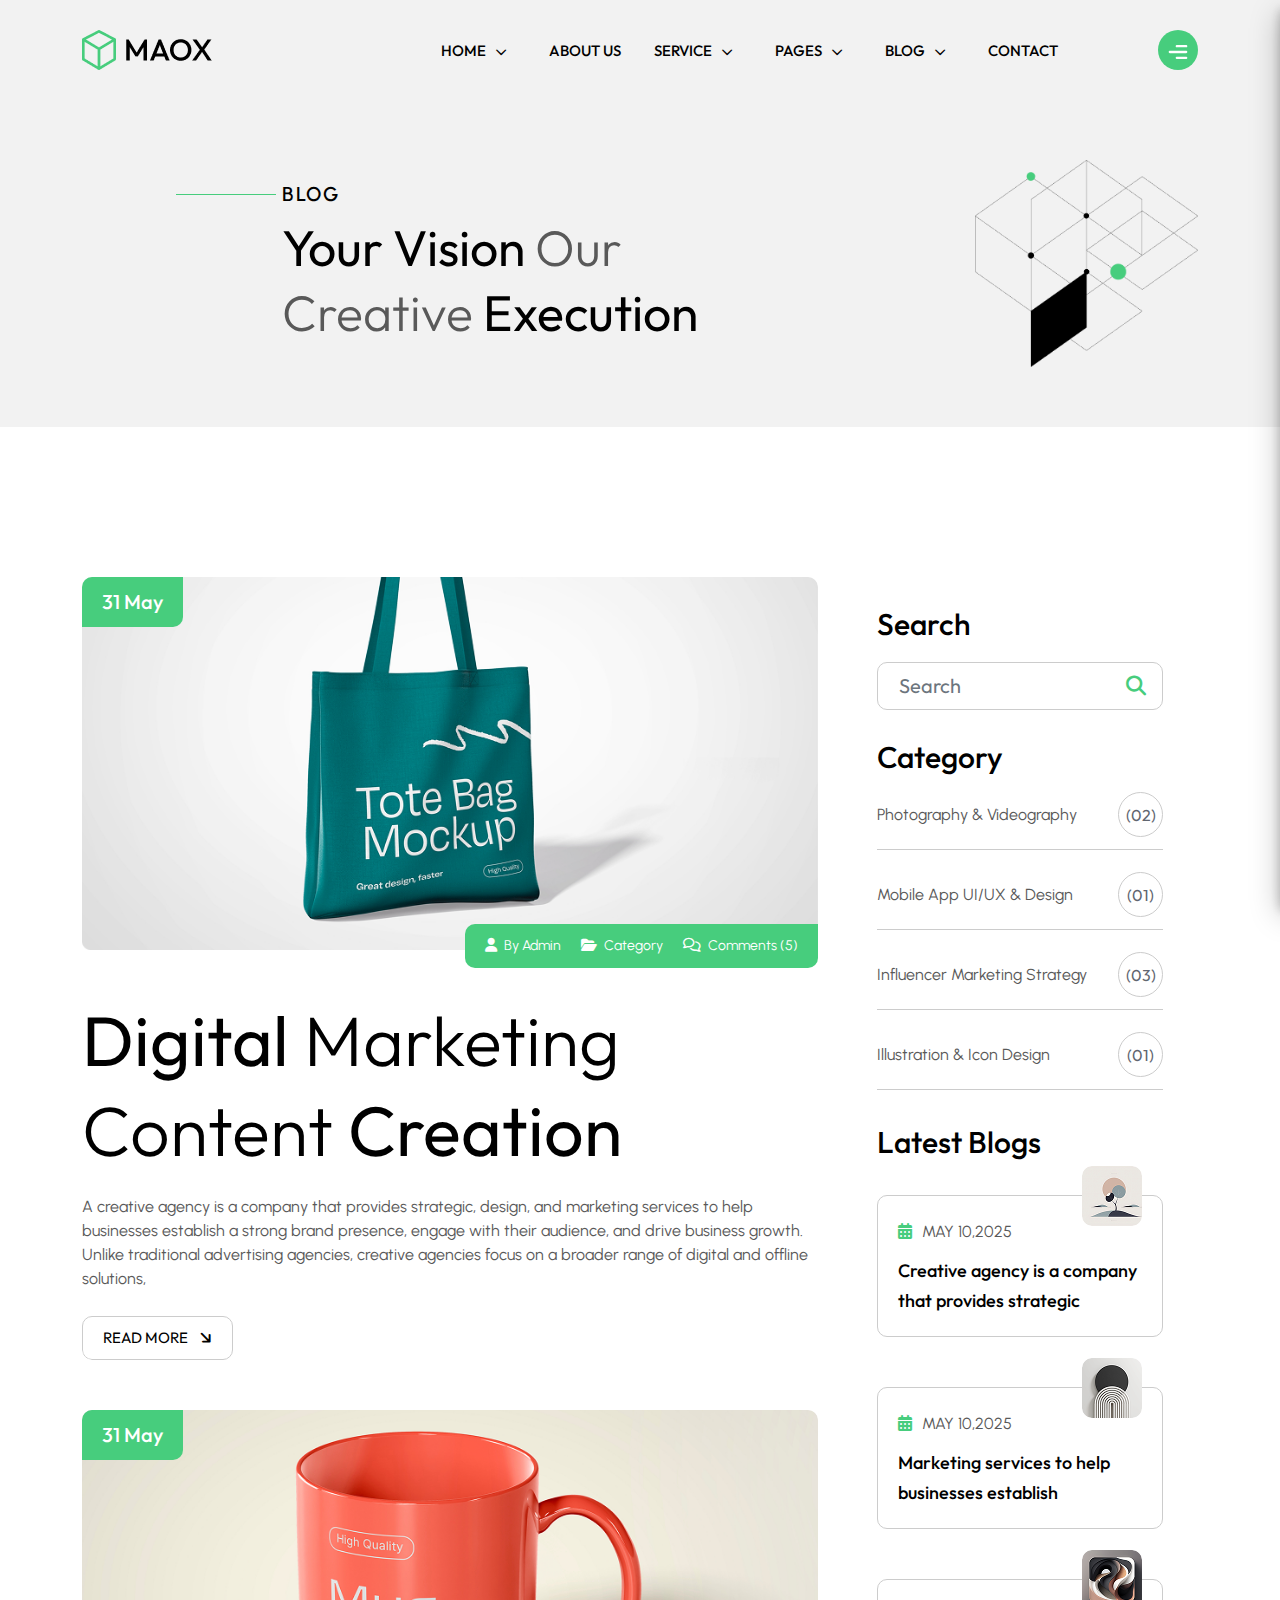
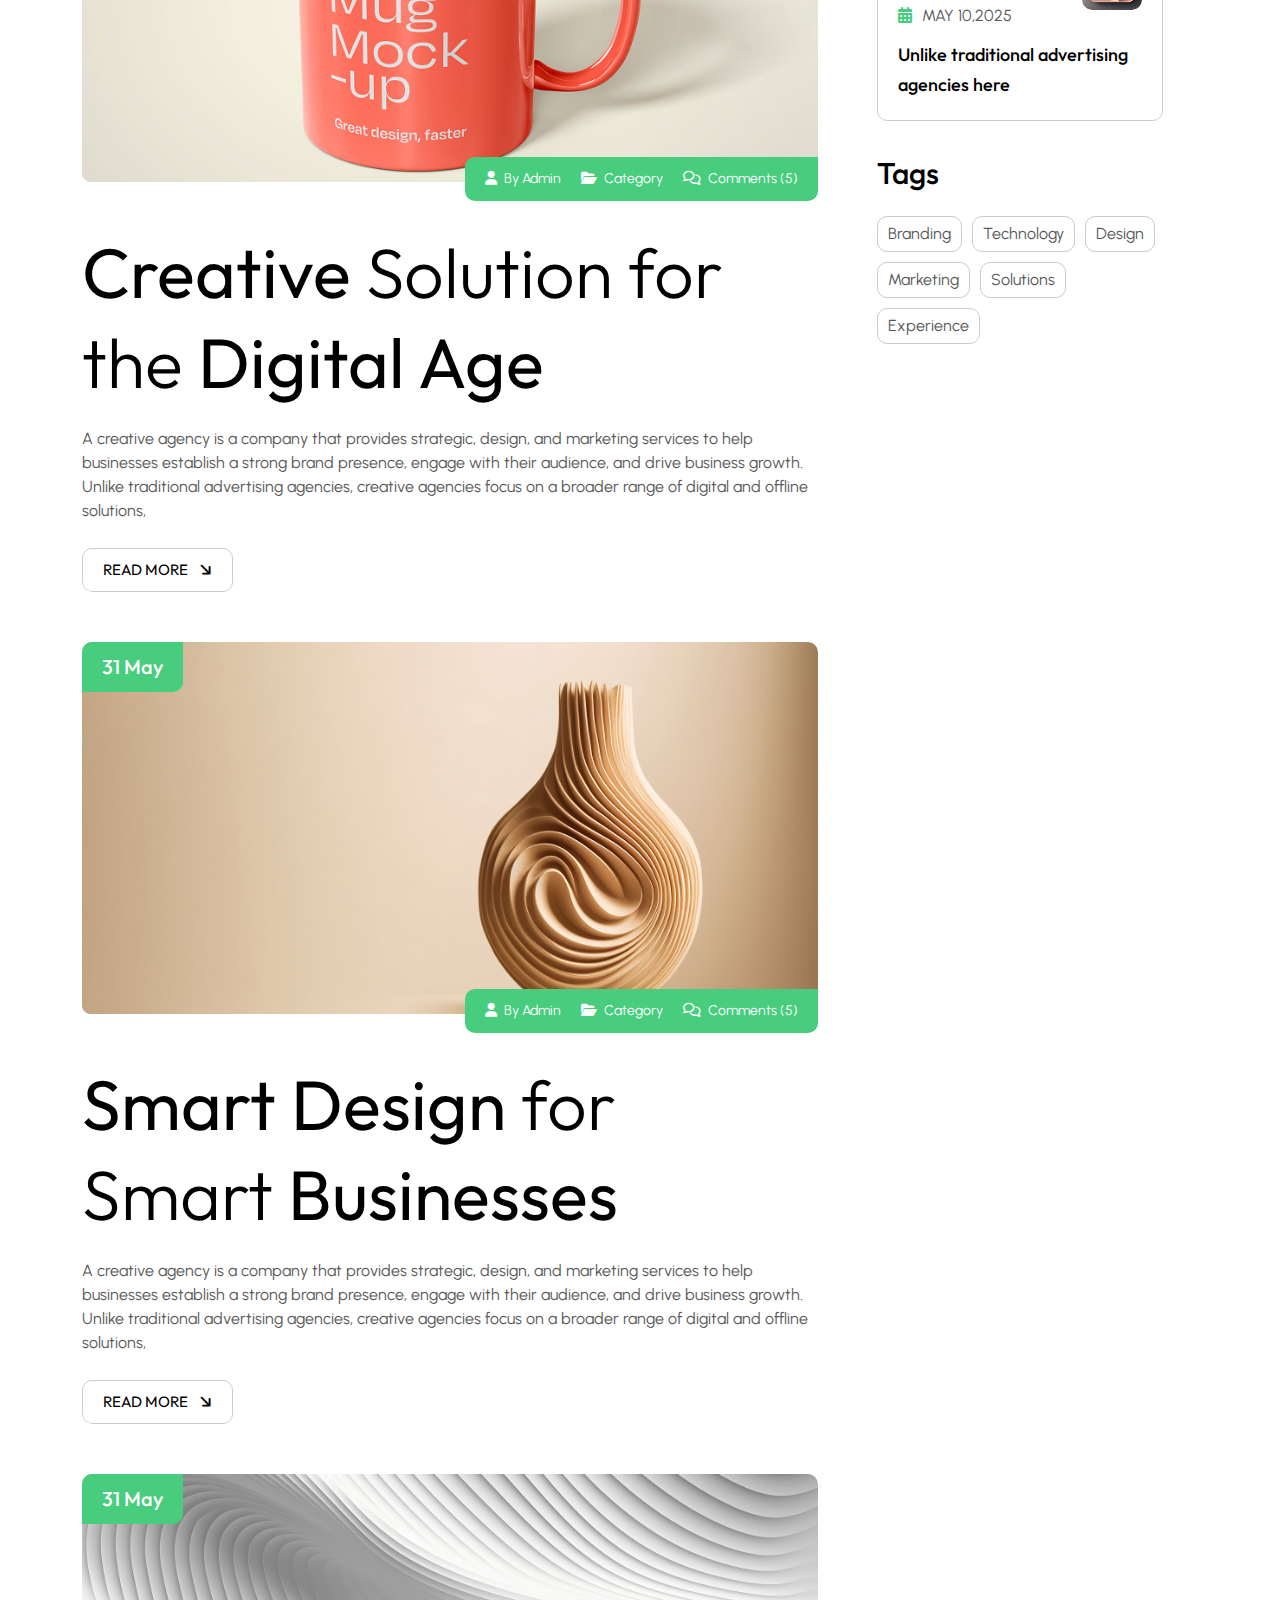
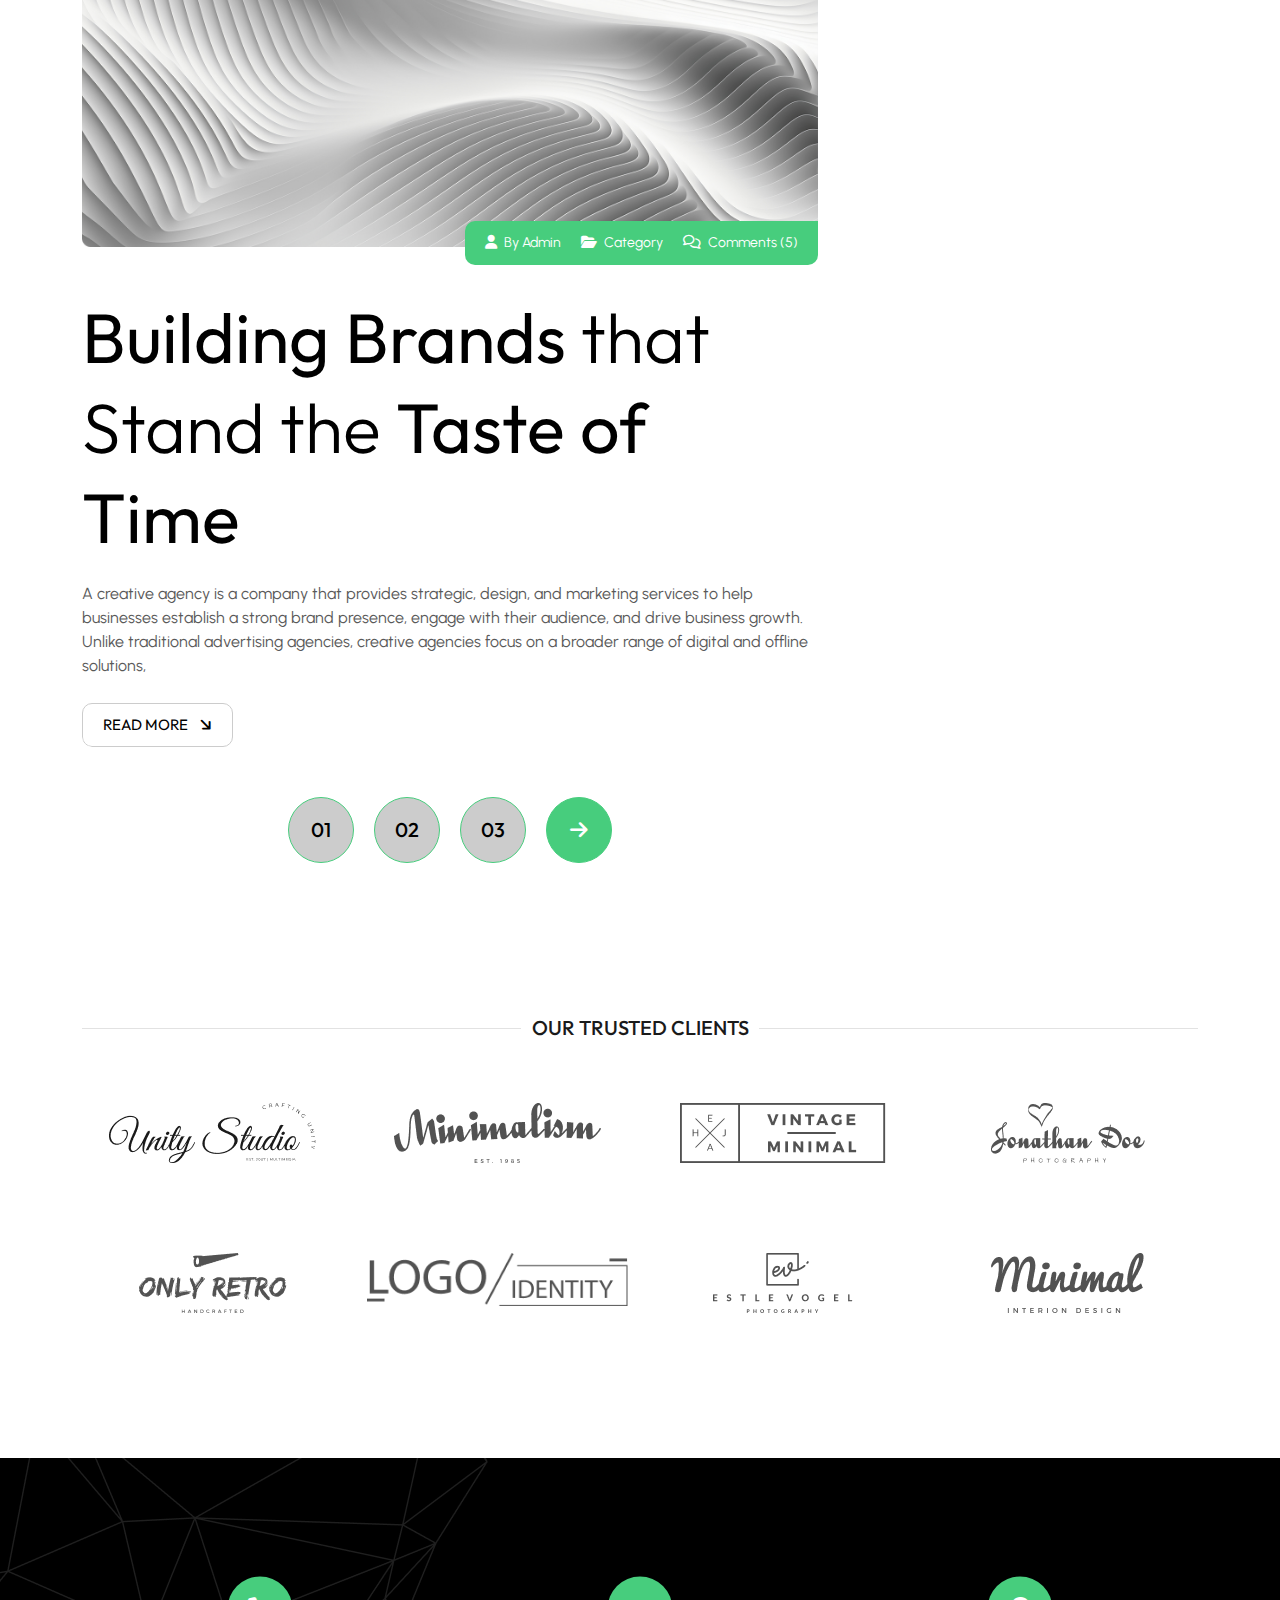
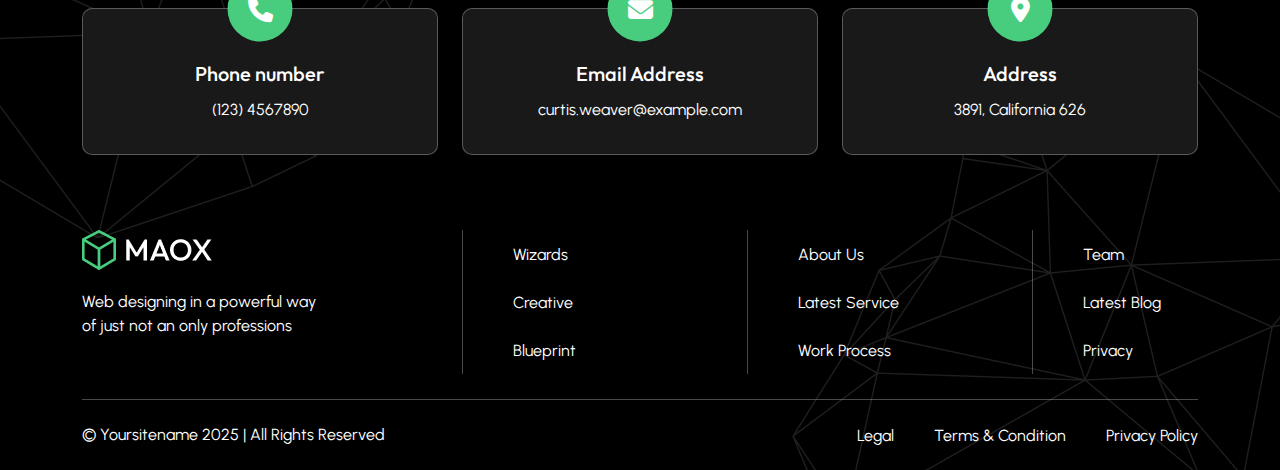
<file: blog.html>
<!DOCTYPE html>
<html dir="ltr" lang="zxx">

<head>
  <meta name="viewport" content="width=device-width,initial-scale=1.0" />
  <meta charset="utf-8" />
  <meta name="description" content="Luxelife - Architecture & Interior Design HTML5 Template" />
  <meta name="keywords"
    content="agency, company, data, digital, innovation, innovative, it, modern, saas, start-up, startup" />
  <meta name="author" content="BoomDevs" />

  <title>MAOX HTML5 Template</title>

  <link rel="icon" type="image/png" href="images/logo/favicon.png" />

  <link rel="preconnect" href="https://fonts.googleapis.com">
  <link rel="preconnect" href="https://fonts.gstatic.com" crossorigin>
  <link href="https://fonts.googleapis.com/css2?family=Outfit:wght@100..900&family=Urbanist:ital,wght@0,100..900;1,100..900&display=swap" rel="stylesheet">

  <link rel="stylesheet" href="css/bootstrap.min.css" />
  <link rel="stylesheet" href="css/fontawesome.min.css" />
  <link rel="stylesheet" href="css/magnific-popup.css" />
  <link rel="stylesheet" href="css/slick.min.css" />
  <link rel="stylesheet" href="css/nice-select.min.css" />
  <link rel="stylesheet" href="css/animate.min.css" />
  <link rel="stylesheet" href="css/swiper-bundle.min.css" />
  <link rel="stylesheet" href="css/style.css" />

</head>

<body>

   <!-- Header Start !-->
   <header class="header-area style-1">
    <!-- Header Nav Menu Start -->
    <div class="header-menu-area style-1 inner-nav">
      <div class="container">
        <div class="row">
          <div class="col-12">
            <div class="header-menu-wrapper">
              <div class="logo-wrapper">
                <div class="logo">
                  <a href="index.html" class="standard-logo">
                    <img src="images/logo/logo-2.png" alt="logo" />
                  </a>
                  <a href="index.html" class="sticky-logo">
                    <img src="images/logo/logo-2.png" alt="logo" />
                  </a>
                </div>
              </div>
              <div class="menu">
                <nav id="main-menu" class="main-menu">

                  <div class="sidebar-header show-md">
                    <a href="index.html" class="sidebar-logo">
                      <img src="images/logo/logo-2.png" alt="logo" />
                    </a>
                    
                    <div class="close-btn">
                      <i class="fa-solid fa-xmark"></i>
                    </div>
                  </div>

                  <ul>
                    <li class="dropdown ">
                      <a>Home</a>
                      <ul>
                        <li><a href="index.html">Home Page 1</a></li>
                        <li><a href="index-2.html">Home Page 2</a></li>
                      </ul>
                    </li>
                    <li ><a href="about.html">About Us</a></li>
                    <li class="dropdown">
                      <a>Service</a>
                      <ul>
                        <li><a href="service.html">Service</a></li>
                        <li><a href="service-details.html">Service details</a></li>
                      </ul>
                    </li>
                    
                    <li class="dropdown">
                      <a>Pages</a>
                      <ul>
                        <li><a href="work.html">Project</a></li>
                        <li><a href="project-details.html">project details</a></li>
                        <li><a href="faq.html">FAQ</a></li>
                      </ul>
                    </li>
                    <li class="dropdown">
                      <a>Blog</a>
                      <ul>
                        <li class="active"><a href="blog.html">blog</a></li>
                        <li><a href="blog-details.html">blog details</a></li>
                      </ul>
                    </li>
                    <li><a href="contact.html">Contact</a></li>
                  </ul>
                  
                  <div class="sidebar-content show-md">
                    <div class="sidebar-welcome">
                      <h2>Hello There!</h2>
                      <p class="desc-text-2">Lorem ipsum dolor sit amet consectetur adipisicing elit.</p>
                    </div>
                    <div class="sidebar-info">
                      <h3>Information</h3>
                      <p class="desc-text-2">
                        (+880)1234564
                      </p>
                      <p class="desc-text-2">
                        maox.info@gmail.com
                      </p>
                      <p class="desc-text-2">
                        1901 Thorni Bridge, San Fransisco, USA
                      </p>
                    </div>
                    <div class="sidebar-social sidebar-info">
                      <h3>Follow Us</h3>
                      <div class="social-links">
                        <a href="#">
                          <i class="fa-brands fa-facebook-f"></i>
                        </a>
                        <a href="#">
                          <i class="fa-brands fa-twitter"></i>
                        </a>
                        <a href="#">
                          <i class="fa-brands fa-instagram"></i>
                        </a>
                        <a href="#">
                          <i class="fa-brands fa-linkedin"></i>
                        </a>
                      </div>
                    </div>
                  </div>

                </nav>
                <div class="menu-right ">
                  <button class="menu-btn">
                    <svg viewBox="0 0 24 24" fill="none" xmlns="http://www.w3.org/2000/svg"><g id="SVGRepo_bgCarrier" stroke-width="0"></g><g id="SVGRepo_tracerCarrier" stroke-linecap="round" stroke-linejoin="round"></g><g id="SVGRepo_iconCarrier"> <g id="Menu / Menu_Alt_02"> <path id="Vector" d="M11 17H19M5 12H19M11 7H19" stroke="#ffffff" stroke-width="2" stroke-linecap="round" stroke-linejoin="round"></path> </g> </g></svg>
                  </button>
                </div>

                <div class="sidebar">
                  <div class="sidebar-header">
                    <a href="index.html" class="sidebar-logo">
                      <img src="images/logo/logo-2.png" alt="logo" />
                    </a>
                    <div class="close-btn">
                      <i class="fa-solid fa-xmark"></i>
                    </div>
                  </div>
  
                  <div class="sidebar-content">
                    <div class="sidebar-welcome">
                      <h2>Hello There!</h2>
                      <p class="desc-text-2">Lorem ipsum dolor sit amet consectetur adipisicing elit.</p>
                    </div>
                    <div class="sidebar-info">
                      <h3>Information</h3>
                      <p class="desc-text-2">
                        (+880)1234564
                      </p>
                      <p class="desc-text-2">
                        maox.info@gmail.com
                      </p>
                      <p class="desc-text-2">
                        1901 Thorni Bridge, San Fransisco, USA
                      </p>
                    </div>
                    <div class="sidebar-social sidebar-info">
                      <h3>Follow Us</h3>
                      <div class="social-links">
                        <a href="#">
                          <i class="fa-brands fa-facebook-f"></i>
                        </a>
                        <a href="#">
                          <i class="fa-brands fa-twitter"></i>
                        </a>
                        <a href="#">
                          <i class="fa-brands fa-instagram"></i>
                        </a>
                        <a href="#">
                          <i class="fa-brands fa-linkedin"></i>
                        </a>
                      </div>
                    </div>
                  </div>
  
  
                 </div>

              </div>
              
            </div>
          </div>
        </div>
      </div>
    </div>
  </header>
  <!-- Header End !-->

  <!-- Breadcrum Section Start -->
   <section class="breadcrump ">
    <div class="container">
        <div class="row">
            <div class="breadcrump-wrapper">
                <div class="breadcrupm-content">
                    <div class="sec-title-wrapper">
                        <div class="sec-title style-4">
                          <h4>Blog </h4>
                        </div>
                    </div>
                    <div class="breadcrupm-title">
                        <h3>Your Vision 
                          <span>Our <br>
                         Creative</span>
                         Execution</h3>
                    </div>
                </div>
                <img class="breadcrump-img" src="./images/breadcrum/breadcrum-img.png" alt="breadcrump-img">
            </div>
        </div>
    </div>
   </section>
  <!-- Breadcrum Section End -->   

  <!-- Contact section start -->
  <section class="inner-blog-section">
    <div class="container">
      <div class="row">
        <div class="col-lg-8 col-md-7">
          <div class="blog-post-container">
            <div class="blog-post">
              <div class="blog-img">
                <a href="blog-details.html">
                  <img src="./images/inner-page/blog-1.png" alt="blog-img">
                </a>
                <span class="blog-date">31 May</span>
                <div class="blog-infos">
                  <span class="author">
                    <i class="fa fa-user me-1"></i>
                    By Admin
                  </span>
                  <span class="author">
                    <i class="fa-solid fa-folder-open me-1"></i>
                    Category
                  </span>
                  <span class="author">
                    <i class="fa-regular fa-comments me-1"></i>
                    Comments (5)
                  </span>
                </div>
              </div>
              <div class="section-heading-wrapper ">
                <div class="section-heading style-1 style-2 style-3 mb-2">
                  <h2>Digital <span>Marketing Content</span> Creation</h2>
                </div>
              </div>
              <p class="desc-text-1">
                A creative agency is a company that provides strategic, design, and marketing services to help businesses establish a strong brand presence, engage with their audience, and drive business growth. Unlike traditional advertising agencies, creative agencies focus on a broader range of digital and offline solutions,
              </p>
              <a href="blog-details.html" class="read-more-btn style-1 style-4">Read More <i class="fa fa-arrow-right"></i></a>
            </div>
            <div class="blog-post">
              <div class="blog-img">
                <a href="blog-details.html">
                  <img src="./images/inner-page/blog-2.png" alt="blog-img">
                </a>
                <span class="blog-date">31 May</span>
                <div class="blog-infos">
                  <span class="author">
                    <i class="fa fa-user me-1"></i>
                    By Admin
                  </span>
                  <span class="author">
                    <i class="fa-solid fa-folder-open me-1"></i>
                    Category
                  </span>
                  <span class="author">
                    <i class="fa-regular fa-comments me-1"></i>
                    Comments (5)
                  </span>
                </div>
              </div>
              <div class="section-heading-wrapper mt-30">
                <div class="section-heading style-1 style-2 mb-2">
                  <h2>Creative <span>Solution for the </span>Digital Age</h2>
                </div>
              </div>
              <p class="desc-text-1">
                A creative agency is a company that provides strategic, design, and marketing services to help businesses establish a strong brand presence, engage with their audience, and drive business growth. Unlike traditional advertising agencies, creative agencies focus on a broader range of digital and offline solutions,
              </p>
              <a href="blog-details.html" class="read-more-btn style-1 style-4">Read More <i class="fa fa-arrow-right"></i></a>
            </div>
            <div class="blog-post">
              <div class="blog-img">
                <a href="blog-details.html">
                  <img src="./images/inner-page/blog-3.png" alt="blog-img">
                </a>
                <span class="blog-date">31 May</span>
                <div class="blog-infos">
                  <span class="author">
                    <i class="fa fa-user me-1"></i>
                    By Admin
                  </span>
                  <span class="author">
                    <i class="fa-solid fa-folder-open me-1"></i>
                    Category
                  </span>
                  <span class="author">
                    <i class="fa-regular fa-comments me-1"></i>
                    Comments (5)
                  </span>
                </div>
              </div>
              <div class="section-heading-wrapper mt-30">
                <div class="section-heading style-1 style-2 mb-2">
                  <h2>Smart Design <span>for Smart </span>Businesses</h2>
                </div>
              </div>
              <p class="desc-text-1">
                A creative agency is a company that provides strategic, design, and marketing services to help businesses establish a strong brand presence, engage with their audience, and drive business growth. Unlike traditional advertising agencies, creative agencies focus on a broader range of digital and offline solutions,
              </p>
              <a href="blog-details.html" class="read-more-btn style-1 style-4">Read More <i class="fa fa-arrow-right"></i></a>
            </div>
            <div class="blog-post">
              <div class="blog-img">
                <a href="blog-details.html">
                  <img src="./images/inner-page/blog-4.png" alt="blog-img">
                </a>
                <span class="blog-date">31 May</span>
                <div class="blog-infos">
                  <span class="author">
                    <i class="fa fa-user me-1"></i>
                    By Admin
                  </span>
                  <span class="author">
                    <i class="fa-solid fa-folder-open me-1"></i>
                    Category
                  </span>
                  <span class="author">
                    <i class="fa-regular fa-comments me-1"></i>
                    Comments (5)
                  </span>
                </div>
              </div>
              <div class="section-heading-wrapper mt-30">
                <div class="section-heading style-1 style-2 mb-2">
                  <h2>Building Brands <span>that Stand the </span>Taste of Time</h2>
                </div>
              </div>
              <p class="desc-text-1">
                A creative agency is a company that provides strategic, design, and marketing services to help businesses establish a strong brand presence, engage with their audience, and drive business growth. Unlike traditional advertising agencies, creative agencies focus on a broader range of digital and offline solutions,
              </p>
              <a href="blog-details.html" class="read-more-btn style-1 style-4">Read More <i class="fa fa-arrow-right"></i></a>
            </div>
          </div>
          <div class="pagination-container">
            <a href="#" class="pagination-item">01</a>
            <a href="#" class="pagination-item">02</a>
            <a href="#" class="pagination-item">03</a>
            <a href="#" class="pagination-item active"><i class="fa fa-arrow-right"></i></a>
          </div>
        </div>
        <div class="col-lg-4 col-md-5">
          <div class="blog-sidebar">
            <div class="search-container">
              <h4 class="service-list-title">Search </h4>
              <div class="input-group input-group-lg mt-15">
                <input type="text" placeholder="Search" class="form-control" aria-label="Sizing example input" aria-describedby="inputGroup-sizing-lg">
                <span class="input-group-text" id="inputGroup-sizing-lg"><i class="fa fa-search"></i></span>
              </div>
            </div>
            <div class="category-container">
              <h4 class="service-list-title">Category </h4>
              <div class="category-item">
                <a href="blog.html" class="desc-text-1 mb-0">Photography & Videography</a>
                <span>(02)</span>
              </div>
              <div class="category-item">
                <a href="blog.html" class="desc-text-1 mb-0">Mobile App UI/UX & Design</a>
                <span>(01)</span>
              </div>
              <div class="category-item">
                <a href="blog.html" class="desc-text-1 mb-0">Influencer Marketing Strategy</a>
                <span>(03)</span>
              </div>
              <div class="category-item">
                <a href="blog.html" class="desc-text-1 mb-0">Illustration & Icon Design</a>
                <span>(01)</span>
              </div>
            </div>
            <div class="latest-blog-container">
              <h4 class="service-list-title">Latest Blogs </h4>
              <div class="latest-blog">
                <span class="desc-text-1"><i class="fa-solid fa-calendar-days"></i>MAY 10,2025</span>

                <a href="blog-details.html" class="latest-blog-title">Creative agency is a company that provides strategic</a>

                <img src="./images/inner-page/latest-blog1.png" alt="blog">
              </div>
              <div class="latest-blog">
                <span class="desc-text-1"><i class="fa-solid fa-calendar-days"></i>MAY 10,2025</span>

                <a href="blog-details.html" class="latest-blog-title">Marketing services to help businesses establish</a>

                <img src="./images/inner-page/latest-blog2.png" alt="blog">
              </div>
              <div class="latest-blog">
                <span class="desc-text-1"><i class="fa-solid fa-calendar-days"></i>MAY 10,2025</span>

                <a href="blog-details.html" class="latest-blog-title">Unlike traditional advertising agencies here</a>

                <img src="./images/inner-page/latest-blog3.png" alt="blog">
              </div>
            </div>
            <div class="tag-container">
              <h4 class="service-list-title">Tags</h4>
              <div class="all-tag">
                <a href="blog.html" class="desc-text-1 tag">Branding</a>
                <a href="blog.html" class="desc-text-1 tag">Technology</a>
                <a href="blog.html" class="desc-text-1 tag">Design</a>
                <a href="blog.html" class="desc-text-1 tag">Marketing</a>
                <a href="blog.html" class="desc-text-1 tag">Solutions</a>
                <a href="blog.html" class="desc-text-1 tag">Experience</a>
              </div>
            </div>
          </div>
        </div>
      </div>
    </div>
  </section>
  <!-- Contact section End -->

  <!-- Trusted Clients Area Start Style-1 !-->
  <section class="trusted-clients">
    <div class="container ">
      <div class="row ">
        <div class="sec-title-wrapper ">
          <div class="sec-title style-1">
            <h4>Our Trusted Clients </h4>
          </div>
        </div>
      </div>

      <div class="row row-gap">
        
          <div class="col-lg-3 col-sm-3 col-4">
            <div class="client">
              <img src="./images/trusted-clients/client_1.png" alt="client">
            </div>
          </div>
          <div class="col-lg-3 col-sm-3 col-4">
            <div class="client">
              <img src="./images/trusted-clients/client_2.png" alt="client">
            </div>
          </div>
          <div class="col-lg-3 col-sm-3 col-4">
            <div class="client">
              <img src="./images/trusted-clients/client_3.png" alt="client">
            </div>
          </div>
          <div class="col-lg-3 col-sm-3 col-4">
            <div class="client">
              <img src="./images/trusted-clients/client_4.png" alt="client">
            </div>
          </div>
          <div class="col-lg-3 col-sm-3 col-4">
            <div class="client">
              <img src="./images/trusted-clients/client_5.png" alt="client">
            </div>
          </div>
          <div class="col-lg-3 col-sm-3 col-4">
            <div class="client">
              <img src="./images/trusted-clients/client_6.png" alt="client">
            </div>
          </div>
          <div class="col-lg-3 col-sm-3 col-4">
            <div class="client">
              <img src="./images/trusted-clients/client_7.png" alt="client">
            </div>
          </div>
          <div class="col-lg-3 col-sm-3 col-4">
            <div class="client">
              <img src="./images/trusted-clients/client_8.png" alt="client">
            </div>
          </div>
          <div class="col-lg-3 col-sm-3 col-4 toggle-client">
            <div class="client">
              <img src="./images/trusted-clients/client_5.png" alt="client">
            </div>
          </div>
      </div>

    </div>
  </section> 
  <!-- Trusted Clients Area End Style-1 !-->
 


  <!-- Footer Area Start style-1 -->
  <footer class="footer-area">
    <div class="container-wrapper">
      <div class="container">
        <div class="row g-4">
          <div class="col-md-4 ">
            <div class="footer-widget">
              <h5>Phone number</h5>
              <a href="tel:123456789">(123) 4567890</a>
              <span><i class="fa fa-phone"></i></span>
            </div>
          </div>
          <div class="col-md-4 ">
            <div class="footer-widget">
              <h5>Email Address</h5>
              <a href="mailto:curtis.weaver@example.com">curtis.weaver@example.com</a>
              <span><i class="fa-solid fa-envelope"></i></span>
            </div>
          </div>
          <div class="col-md-4 ">
            <div class="footer-widget">
              <h5>Address</h5>
              <a href="#">3891, California 626</a>
              <span><i class="fa-solid fa-location-dot"></i></span>
            </div>
          </div>
        </div>
        <div class="row mt-75">
          
            <div class="col-lg-4 col-md-6 col-sm-6">
              <div class="footer-widget-logo">
                <a href="index.html"><img src="./images/logo/logo-1.png" alt="Logo"></a>
                <p>Web designing in a powerful way <br> of just not an only professions</p>
              </div>
            </div>
            <div class="col-lg-3 col-md-6 col-sm-6 col-4">
              <ul class="footer-widget-links">
                <li><a href="about.html">Wizards</a></li>
                <li><a href="about.html">Creative</a></li>
                <li><a href="contact.html">Blueprint</a></li>
              </ul>
            </div>
            <div class="col-lg-3 col-md-6 col-sm-6 col-4">
              <ul class="footer-widget-links">
                <li><a href="about.html">About Us</a></li>
                <li><a href="service.html">Latest Service</a></li>
                <li><a href="work.html">Work Process</a></li>
              </ul>
            </div>
            <div class="col-lg-2 col-md-6 col-sm-6 col-4">
              <ul class="footer-widget-links">
                <li><a href="about.html">Team</a></li>
                <li><a href="blog.html">Latest Blog</a></li>
                <li><a href="contact.html">Privacy </a></li>
              </ul>
            </div>
          
        </div>
        <div class="footer-bottom">
          <p>© Yoursitename  2025 | All Rights Reserved</p>
          <ul>
            <li><a href="about.html">Legal</a></li>
            <li><a href="about.html">Terms & Condition</a></li>
            <li><a href="contact.html">Privacy Policy</a></li>
           
          </ul>
        </div>
      </div>
    </div>
    <div class="vector vector-1">
      <img src="./images/footer/footer-vector1.png" alt="vector">
    </div>
    <div class="vector vector-2">
      <img src="./images/footer/footer-vector2.png" alt="vector">
    </div>
  
   </footer>
    <!-- Footer Area End style-1 -->


    <script src="js/jquery.min.js"></script>
  <script src="js/bootstrap.min.js"></script>
  <script src="js/jquery.nice-select.min.js"></script>
  <script src="js/swiper-bundle.min.js"></script>
  <script src="js/slick.min.js"></script>
  <script src="js/venobox.min.js"></script>
  <script src="js/jquery.counterup.min.js"></script>
  <script src="js/waypoints.js"></script>
  <script src="js/wow.min.js"></script>
  <script src="js/custom.js"></script>
</body>

</html>
</file>
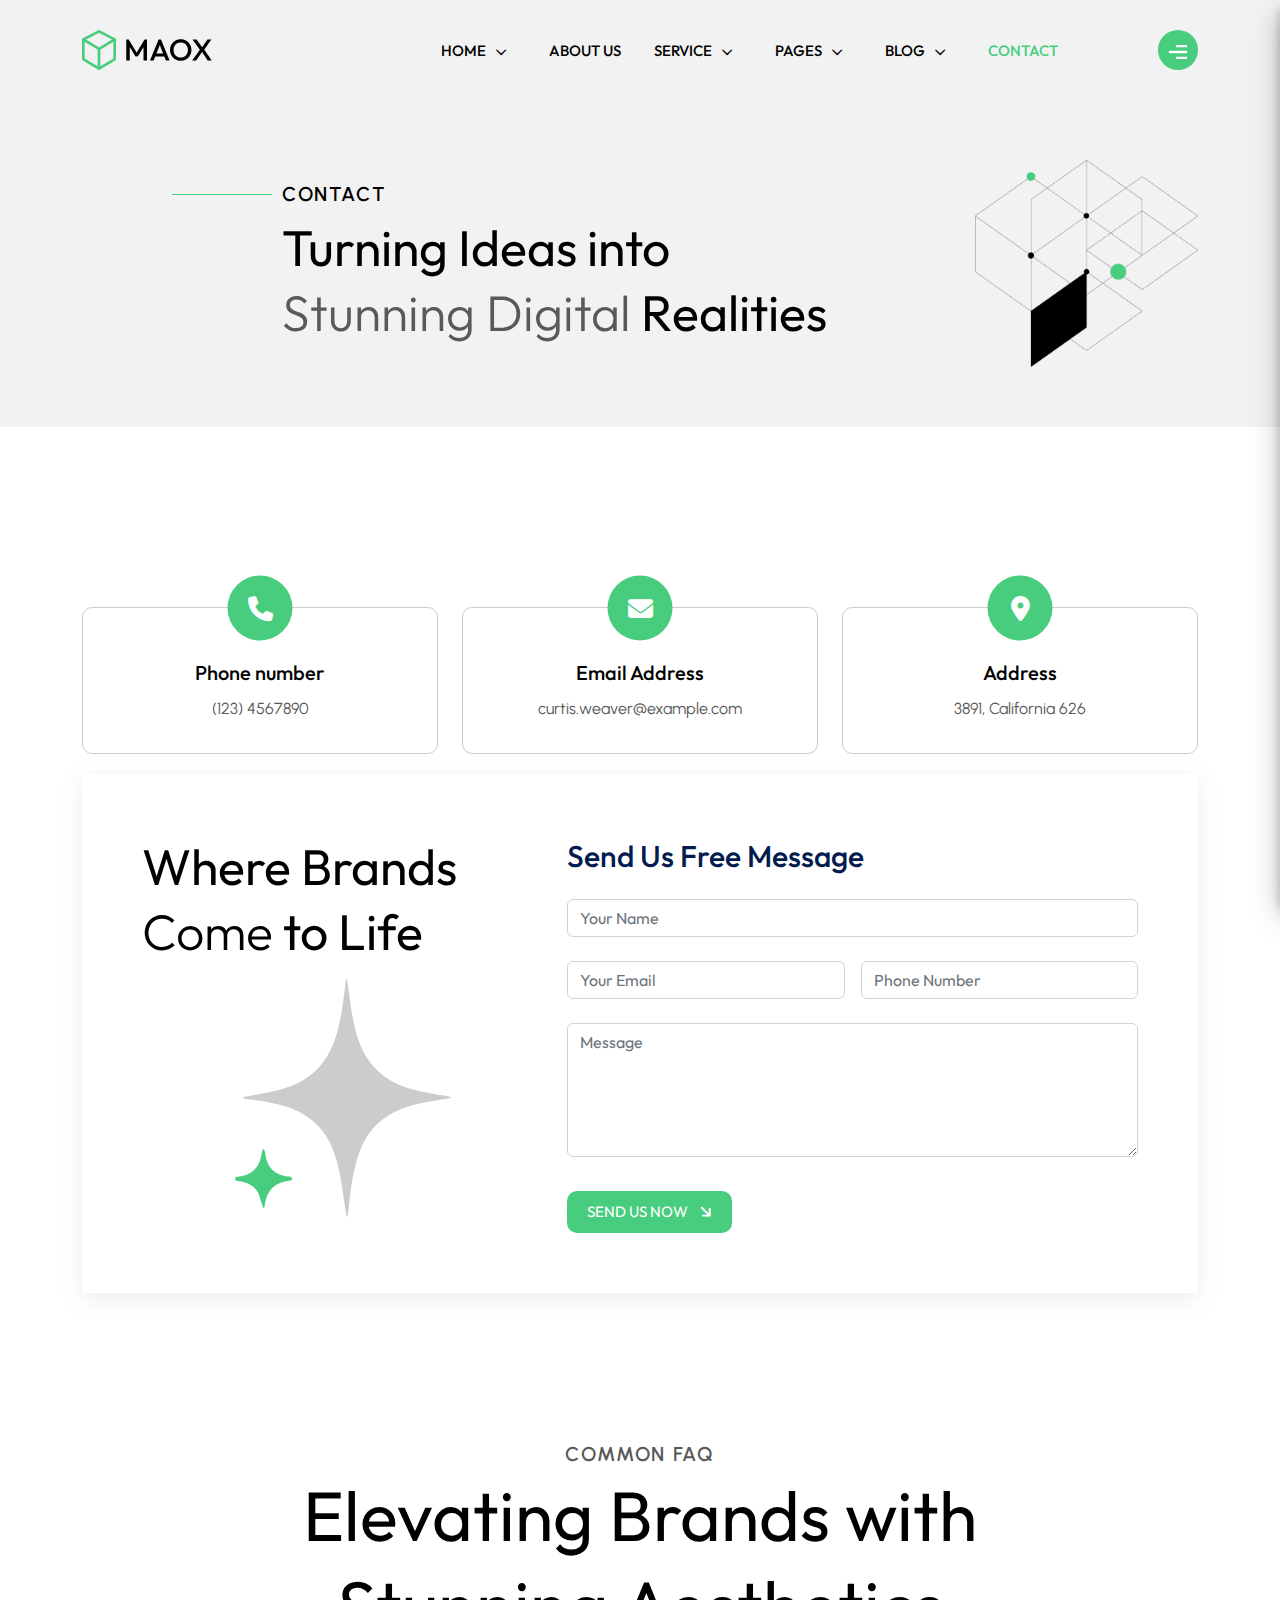
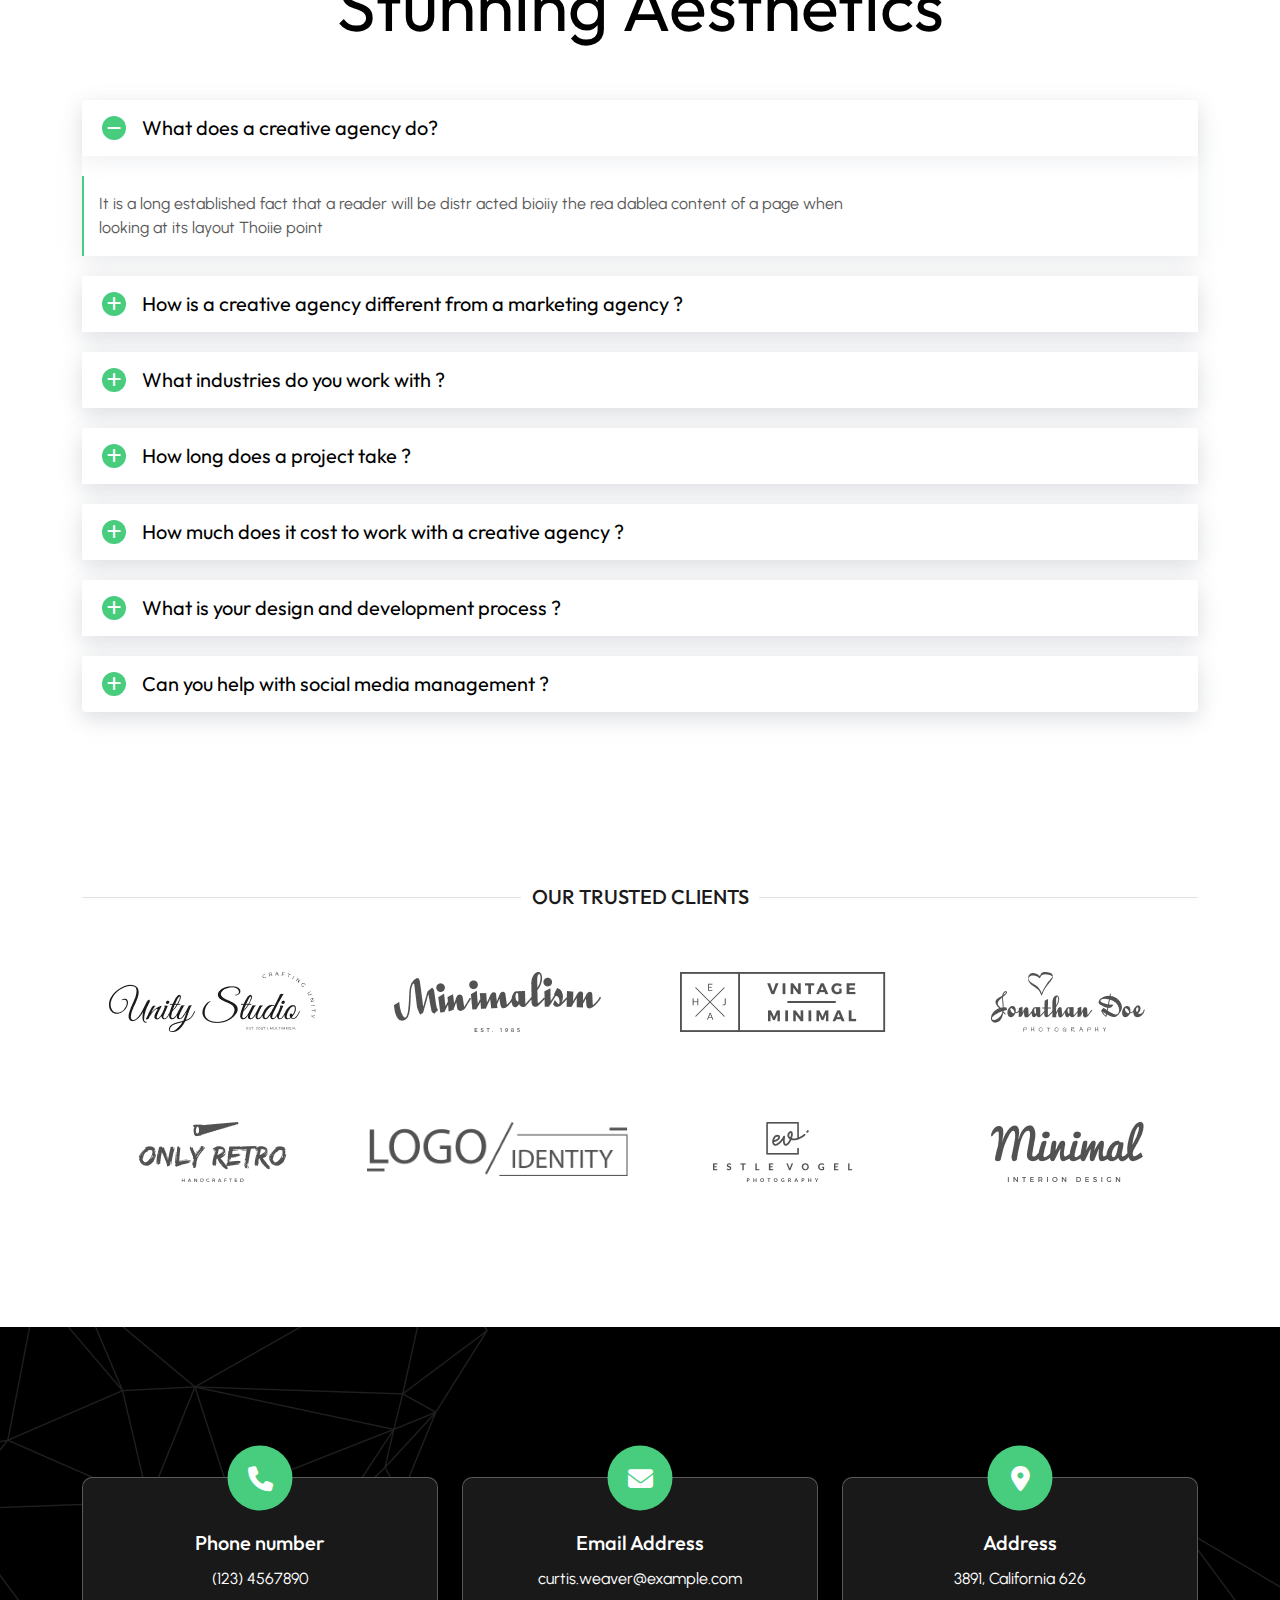
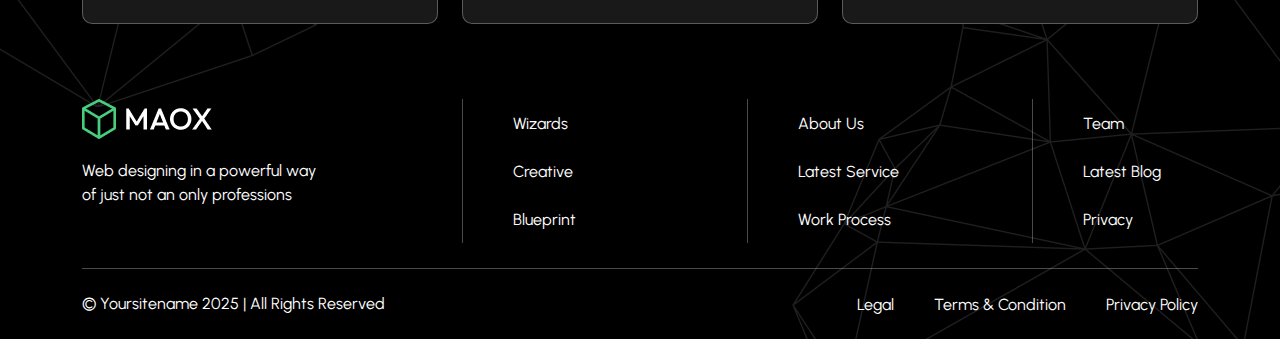
<file: contact.html>
<!DOCTYPE html>
<html dir="ltr" lang="zxx">

<head>
  <meta name="viewport" content="width=device-width,initial-scale=1.0" />
  <meta charset="utf-8" />
  <meta name="description" content="Luxelife - Architecture & Interior Design HTML5 Template" />
  <meta name="keywords"
    content="agency, company, data, digital, innovation, innovative, it, modern, saas, start-up, startup" />
  <meta name="author" content="BoomDevs" />

  <title>MAOX HTML5 Template</title>

  <link rel="icon" type="image/png" href="images/logo/favicon.png" />

  <link rel="preconnect" href="https://fonts.googleapis.com">
  <link rel="preconnect" href="https://fonts.gstatic.com" crossorigin>
  <link href="https://fonts.googleapis.com/css2?family=Outfit:wght@100..900&family=Urbanist:ital,wght@0,100..900;1,100..900&display=swap" rel="stylesheet">
  <link rel="stylesheet" href="css/bootstrap.min.css" />
  <link rel="stylesheet" href="css/fontawesome.min.css" />
  <link rel="stylesheet" href="css/magnific-popup.css" />
  <link rel="stylesheet" href="css/slick.min.css" />
  <link rel="stylesheet" href="css/nice-select.min.css" />
  <link rel="stylesheet" href="css/animate.min.css" />
  <link rel="stylesheet" href="css/swiper-bundle.min.css" />
  <link rel="stylesheet" href="css/style.css" />

</head>

<body>
  
    <!-- Header Start !-->
    <header class="header-area style-1">
      <!-- Header Nav Menu Start -->
      <div class="header-menu-area style-1 inner-nav">
        <div class="container">
          <div class="row">
            <div class="col-12">
              <div class="header-menu-wrapper">
                <div class="logo-wrapper">
                  <div class="logo">
                    <a href="index.html" class="standard-logo">
                      <img src="images/logo/logo-2.png" alt="logo" />
                    </a>
                    <a href="index.html" class="sticky-logo">
                      <img src="images/logo/logo-2.png" alt="logo" />
                    </a>
                  </div>
                </div>
                <div class="menu">
                  <nav id="main-menu" class="main-menu">
  
                    <div class="sidebar-header show-md">
                      <a href="index.html" class="sidebar-logo">
                        <img src="images/logo/logo-2.png" alt="logo" />
                      </a>
                      
                      <div class="close-btn">
                        <i class="fa-solid fa-xmark"></i>
                      </div>
                    </div>
  
                    <ul>
                      <li class="dropdown ">
                        <a>Home</a>
                        <ul>
                          <li><a href="index.html">Home Page 1</a></li>
                          <li><a href="index-2.html">Home Page 2</a></li>
                        </ul>
                      </li>
                      <li ><a href="about.html">About Us</a></li>
                      <li class="dropdown">
                        <a>Service</a>
                        <ul>
                          <li><a href="service.html">Service</a></li>
                          <li><a href="service-details.html">Service details</a></li>
                        </ul>
                      </li>
                      
                      <li class="dropdown">
                        <a>Pages</a>
                        <ul>
                          <li><a href="work.html">Project</a></li>
                          <li><a href="project-details.html">project details</a></li>
                          <li><a href="faq.html">FAQ</a></li>
                        </ul>
                      </li>
                      <li class="dropdown">
                        <a>Blog</a>
                        <ul>
                          <li><a href="blog.html">blog</a></li>
                          <li><a href="blog-details.html">blog details</a></li>
                        </ul>
                      </li>
                      <li class="active"><a href="contact.html">Contact</a></li>
                    </ul>
                    
                    <div class="sidebar-content show-md">
                      <div class="sidebar-welcome">
                        <h2>Hello There!</h2>
                        <p class="desc-text-2">Lorem ipsum dolor sit amet consectetur adipisicing elit.</p>
                      </div>
                      <div class="sidebar-info">
                        <h3>Information</h3>
                        <p class="desc-text-2">
                          (+880)1234564
                        </p>
                        <p class="desc-text-2">
                          maox.info@gmail.com
                        </p>
                        <p class="desc-text-2">
                          1901 Thorni Bridge, San Fransisco, USA
                        </p>
                      </div>
                      <div class="sidebar-social sidebar-info">
                        <h3>Follow Us</h3>
                        <div class="social-links">
                          <a href="#">
                            <i class="fa-brands fa-facebook-f"></i>
                          </a>
                          <a href="#">
                            <i class="fa-brands fa-twitter"></i>
                          </a>
                          <a href="#">
                            <i class="fa-brands fa-instagram"></i>
                          </a>
                          <a href="#">
                            <i class="fa-brands fa-linkedin"></i>
                          </a>
                        </div>
                      </div>
                    </div>
  
                  </nav>
                  <div class="menu-right ">
                    <button class="menu-btn">
                      <svg viewBox="0 0 24 24" fill="none" xmlns="http://www.w3.org/2000/svg"><g id="SVGRepo_bgCarrier" stroke-width="0"></g><g id="SVGRepo_tracerCarrier" stroke-linecap="round" stroke-linejoin="round"></g><g id="SVGRepo_iconCarrier"> <g id="Menu / Menu_Alt_02"> <path id="Vector" d="M11 17H19M5 12H19M11 7H19" stroke="#ffffff" stroke-width="2" stroke-linecap="round" stroke-linejoin="round"></path> </g> </g></svg>
                    </button>
                  </div>
  
                  <div class="sidebar">
                    <div class="sidebar-header">
                      <a href="index.html" class="sidebar-logo">
                        <img src="images/logo/logo-2.png" alt="logo" />
                      </a>
                      <div class="close-btn">
                        <i class="fa-solid fa-xmark"></i>
                      </div>
                    </div>
    
                    <div class="sidebar-content">
                      <div class="sidebar-welcome">
                        <h2>Hello There!</h2>
                        <p class="desc-text-2">Lorem ipsum dolor sit amet consectetur adipisicing elit.</p>
                      </div>
                      <div class="sidebar-info">
                        <h3>Information</h3>
                        <p class="desc-text-2">
                          (+880)1234564
                        </p>
                        <p class="desc-text-2">
                          maox.info@gmail.com
                        </p>
                        <p class="desc-text-2">
                          1901 Thorni Bridge, San Fransisco, USA
                        </p>
                      </div>
                      <div class="sidebar-social sidebar-info">
                        <h3>Follow Us</h3>
                        <div class="social-links">
                          <a href="#">
                            <i class="fa-brands fa-facebook-f"></i>
                          </a>
                          <a href="#">
                            <i class="fa-brands fa-twitter"></i>
                          </a>
                          <a href="#">
                            <i class="fa-brands fa-instagram"></i>
                          </a>
                          <a href="#">
                            <i class="fa-brands fa-linkedin"></i>
                          </a>
                        </div>
                      </div>
                    </div>
    
    
                   </div>
  
                </div>
                
              </div>
            </div>
          </div>
        </div>
      </div>
    </header>
    <!-- Header End !-->

  <!-- Breadcrum Section Start -->
   <section class="breadcrump ">
    <div class="container">
        <div class="row">
            <div class="breadcrump-wrapper">
                <div class="breadcrupm-content">
                    <div class="sec-title-wrapper">
                        <div class="sec-title style-4">
                          <h4>Contact </h4>
                        </div>
                    </div>
                    <div class="breadcrupm-title">
                        <h3>Turning Ideas into <br>
                         <span>Stunning Digital</span>
                         Realities</h3>
                    </div>
                </div>
                <img class="breadcrump-img" src="./images/breadcrum/breadcrum-img.png" alt="breadcrump-img">
            </div>
        </div>
    </div>
   </section>
  <!-- Breadcrum Section End -->   

  <!-- Contact section start -->
   <section class="contact-section">
    <div class="container">
      <div class="row g-4">
        <div class="col-md-4 ">
          <div class="footer-widget style-2">
            <h5>Phone number</h5>
            <a href="tel:123456789">(123) 4567890</a>
            <span><i class="fa fa-phone"></i></span>
          </div>
        </div>
        <div class="col-md-4 ">
          <div class="footer-widget style-2">
            <h5>Email Address</h5>
            <a href="mailto:curtis.weaver@example.com">curtis.weaver@example.com</a>
            <span><i class="fa-solid fa-envelope"></i></span>
          </div>
        </div>
        <div class="col-md-4 ">
          <div class="footer-widget style-2">
            <h5>Address</h5>
            <a href="#">3891, California 626</a>
            <span><i class="fa-solid fa-location-dot"></i></span>
          </div>
        </div>
      </div>
      <div class="contact-form">
        <div class="row">
          <div class="col-lg-5">
            <div class="contact-form-left">
              
              <h3 class="heading-title">Where Brands <br>
                <span>Come</span>
                to Life</h3>
              
              <figure class="text-center">
                <img class="" src="./images/inner-page/star-contact.png" alt="star-contact">
              </figure>
            </div>
          </div>
          <div class="col-lg-7">
            <div class="contact-form-container">
              <h4 class="contact-form-title">Send Us Free Message</h4>
              <form action="#">
                <div class="input-group mb-4">
                  <input type="text" class="form-control" placeholder="Your Name">
                </div>
                <div class="d-flex flex-column flex-sm-row gap-3 mb-4">
                  <div class="input-group ">
                    <input type="email" class="form-control" placeholder="Your Email">
                  </div>
                  <div class="input-group">
                    <input type="text" class="form-control" placeholder="Phone Number">
                  </div>
                </div>
                <div class="input-group mb-4">
                  <textarea class="form-control" cols="" rows="5" placeholder="Message"></textarea>
                </div>
                <a href="#" class="read-more-btn style-2 style-4">Send Us Now <i class="fa fa-arrow-right"></i></a>
              </form>
            </div>
          </div>
        </div>
      </div>
    </div>
   </section>
  <!-- Contact section End -->

   <!-- FAQ section start -->
    <section class="faq-section contact">
      <div class="container">
        <div class="row">
          <div class="sec-title-wrapper">
            <div class="sec-title style-2 style-5">
              <h4 class="">common faq </h4>
            </div>
          </div>
          <div class="section-heading-wrapper">
            <div class="section-heading style-1 style-2 ">
              <h2 class="text-center">
                Elevating Brands with<br> Stunning Aesthetics
              </h2>
            </div>
          </div>
        </div>
        <div class="row">
          <div class="faq-container">
            <div class="accordion" id="accordionExample">
              <div class="accordion-item">
                <h2 class="accordion-header" id="headingOne">
                  <button class="accordion-button desc-text-2" type="button" data-bs-toggle="collapse" data-bs-target="#collapseOne" aria-expanded="true" aria-controls="collapseOne">
                    What does a creative agency do?
                  </button>
                </h2>
                <div id="collapseOne" class="accordion-collapse collapse show" aria-labelledby="headingOne" data-bs-parent="#accordionExample">
                  <div class="accordion-body desc-text-1">
                    It is a long established fact that a reader will be distr acted bioiiy the rea dablea content of a page when looking at its layout  Thoiie point
                  </div>
                </div>
              </div>
              <div class="accordion-item">
                <h2 class="accordion-header" id="headingTwo">
                  <button class="accordion-button collapsed desc-text-2" type="button" data-bs-toggle="collapse" data-bs-target="#collapseTwo" aria-expanded="false" aria-controls="collapseTwo">
                    How is a creative agency different from a marketing agency ?

                  </button>
                </h2>
                <div id="collapseTwo" class="accordion-collapse collapse" aria-labelledby="headingTwo" data-bs-parent="#accordionExample">
                  <div class="accordion-body desc-text-1">
                    It is a long established fact that a reader will be distr acted bioiiy the rea dablea content of a page when looking at its layout  Thoiie point
                  </div>
                </div>
              </div>
              <div class="accordion-item">
                <h2 class="accordion-header" id="headingThree">
                  <button class="accordion-button collapsed desc-text-2" type="button" data-bs-toggle="collapse" data-bs-target="#collapseThree" aria-expanded="false" aria-controls="collapseThree">
                    What industries do you work with ?
                  </button>
                </h2>
                <div id="collapseThree" class="accordion-collapse collapse" aria-labelledby="headingThree" data-bs-parent="#accordionExample">
                  <div class="accordion-body desc-text-1">
                    It is a long established fact that a reader will be distr acted bioiiy the rea dablea content of a page when looking at its layout  Thoiie point
                  </div>
                </div>
              </div>

              <div class="accordion-item">
                <h2 class="accordion-header" id="headingFour">
                  <button class="accordion-button collapsed desc-text-2" type="button" data-bs-toggle="collapse" data-bs-target="#collapseFour" aria-expanded="false" aria-controls="collapseFour">
                    How long does a project take ?
                  </button>
                </h2>
                <div id="collapseFour" class="accordion-collapse collapse" aria-labelledby="headingFour" data-bs-parent="#accordionExample">
                  <div class="accordion-body desc-text-1">
                    It is a long established fact that a reader will be distr acted bioiiy the rea dablea content of a page when looking at its layout  Thoiie point
                  </div>
                </div>
              </div> 
              <div class="accordion-item">
                <h2 class="accordion-header" id="headingFive">
                  <button class="accordion-button collapsed desc-text-2" type="button" data-bs-toggle="collapse" data-bs-target="#collapseFive" aria-expanded="false" aria-controls="collapseFive">
                    How much does it cost to work with a creative agency ?
                  </button>
                </h2>
                <div id="collapseFive" class="accordion-collapse collapse" aria-labelledby="headingFive" data-bs-parent="#accordionExample">
                  <div class="accordion-body desc-text-1">
                    It is a long established fact that a reader will be distr acted bioiiy the rea dablea content of a page when looking at its layout  Thoiie point
                  </div>
                </div>
              </div> 
              <div class="accordion-item">
                <h2 class="accordion-header" id="headingSix">
                  <button class="accordion-button collapsed desc-text-2" type="button" data-bs-toggle="collapse" data-bs-target="#collapseSeven" aria-expanded="false" aria-controls="collapseSeven">
                    What is your design and development process ?
                  </button>
                </h2>
                <div id="collapseSeven" class="accordion-collapse collapse" aria-labelledby="headingSix" data-bs-parent="#accordionExample">
                  <div class="accordion-body desc-text-1">
                    It is a long established fact that a reader will be distr acted bioiiy the rea dablea content of a page when looking at its layout  Thoiie point
                  </div>
                </div>
              </div> 
              <div class="accordion-item">
                <h2 class="accordion-header" id="headingSeven">
                  <button class="accordion-button collapsed desc-text-2" type="button" data-bs-toggle="collapse" data-bs-target="#collapseSix" aria-expanded="false" aria-controls="collapseSix">
                    Can you help with social media management ?
                  </button>
                </h2>
                <div id="collapseSix" class="accordion-collapse collapse" aria-labelledby="headingSeven" data-bs-parent="#accordionExample">
                  <div class="accordion-body desc-text-1">
                    It is a long established fact that a reader will be distr acted bioiiy the rea dablea content of a page when looking at its layout  Thoiie point
                  </div>
                </div>
              </div> 
            
            </div>
          </div>
        </div>
      </div>
    </section>
   <!-- FAQ section end -->

  <!-- Trusted Clients Area Start Style-1 !-->
  <section class="trusted-clients">
    <div class="container ">
      <div class="row ">
        <div class="sec-title-wrapper ">
          <div class="sec-title style-1">
            <h4>Our Trusted Clients </h4>
          </div>
        </div>
      </div>

      <div class="row row-gap">
        
          <div class="col-lg-3 col-sm-3 col-4">
            <div class="client">
              <img src="./images/trusted-clients/client_1.png" alt="client">
            </div>
          </div>
          <div class="col-lg-3 col-sm-3 col-4">
            <div class="client">
              <img src="./images/trusted-clients/client_2.png" alt="client">
            </div>
          </div>
          <div class="col-lg-3 col-sm-3 col-4">
            <div class="client">
              <img src="./images/trusted-clients/client_3.png" alt="client">
            </div>
          </div>
          <div class="col-lg-3 col-sm-3 col-4">
            <div class="client">
              <img src="./images/trusted-clients/client_4.png" alt="client">
            </div>
          </div>
          <div class="col-lg-3 col-sm-3 col-4">
            <div class="client">
              <img src="./images/trusted-clients/client_5.png" alt="client">
            </div>
          </div>
          <div class="col-lg-3 col-sm-3 col-4">
            <div class="client">
              <img src="./images/trusted-clients/client_6.png" alt="client">
            </div>
          </div>
          <div class="col-lg-3 col-sm-3 col-4">
            <div class="client">
              <img src="./images/trusted-clients/client_7.png" alt="client">
            </div>
          </div>
          <div class="col-lg-3 col-sm-3 col-4">
            <div class="client">
              <img src="./images/trusted-clients/client_8.png" alt="client">
            </div>
          </div>
          <div class="col-lg-3 col-sm-3 col-4 toggle-client">
            <div class="client">
              <img src="./images/trusted-clients/client_5.png" alt="client">
            </div>
          </div>
      </div>

    </div>
  </section> 
  <!-- Trusted Clients Area End Style-1 !-->
 


  <!-- Footer Area Start style-1 -->
  <footer class="footer-area ">
    <div class="container-wrapper">
      <div class="container">
        <div class="row g-4">
          <div class="col-md-4 ">
            <div class="footer-widget">
              <h5>Phone number</h5>
              <a href="tel:123456789">(123) 4567890</a>
              <span><i class="fa fa-phone"></i></span>
            </div>
          </div>
          <div class="col-md-4 ">
            <div class="footer-widget">
              <h5>Email Address</h5>
              <a href="mailto:curtis.weaver@example.com">curtis.weaver@example.com</a>
              <span><i class="fa-solid fa-envelope"></i></span>
            </div>
          </div>
          <div class="col-md-4 ">
            <div class="footer-widget">
              <h5>Address</h5>
              <a href="#">3891, California 626</a>
              <span><i class="fa-solid fa-location-dot"></i></span>
            </div>
          </div>
        </div>
        <div class="row mt-75">
          
            <div class="col-lg-4 col-md-6 col-sm-6">
              <div class="footer-widget-logo">
                <a href="index.html"><img src="./images/logo/logo-1.png" alt="Logo"></a>
                <p>Web designing in a powerful way <br> of just not an only professions</p>
              </div>
            </div>
            <div class="col-lg-3 col-md-6 col-sm-6 col-4">
              <ul class="footer-widget-links">
                <li><a href="about.html">Wizards</a></li>
                <li><a href="about.html">Creative</a></li>
                <li><a href="contact.html">Blueprint</a></li>
              </ul>
            </div>
            <div class="col-lg-3 col-md-6 col-sm-6 col-4">
              <ul class="footer-widget-links">
                <li><a href="about.html">About Us</a></li>
                <li><a href="service.html">Latest Service</a></li>
                <li><a href="work.html">Work Process</a></li>
              </ul>
            </div>
            <div class="col-lg-2 col-md-6 col-sm-6 col-4">
              <ul class="footer-widget-links">
                <li><a href="about.html">Team</a></li>
                <li><a href="blog.html">Latest Blog</a></li>
                <li><a href="contact.html">Privacy </a></li>
              </ul>
            </div>
          
        </div>
        <div class="footer-bottom">
          <p>© Yoursitename  2025 | All Rights Reserved</p>
          <ul>
            <li><a href="about.html">Legal</a></li>
            <li><a href="about.html">Terms & Condition</a></li>
            <li><a href="contact.html">Privacy Policy</a></li>
           
          </ul>
        </div>
      </div>
    </div>
    <div class="vector vector-1">
      <img src="./images/footer/footer-vector1.png" alt="vector">
    </div>
    <div class="vector vector-2">
      <img src="./images/footer/footer-vector2.png" alt="vector">
    </div>
  
   </footer>
    <!-- Footer Area End style-1 -->


    <script src="js/jquery.min.js"></script>
  <script src="js/bootstrap.min.js"></script>
  <script src="js/jquery.nice-select.min.js"></script>
  <script src="js/swiper-bundle.min.js"></script>
  <script src="js/slick.min.js"></script>
  <script src="js/venobox.min.js"></script>
  <script src="js/jquery.counterup.min.js"></script>
  <script src="js/waypoints.js"></script>
  <script src="js/wow.min.js"></script>
  <script src="js/custom.js"></script>
</body>

</html>
</file>
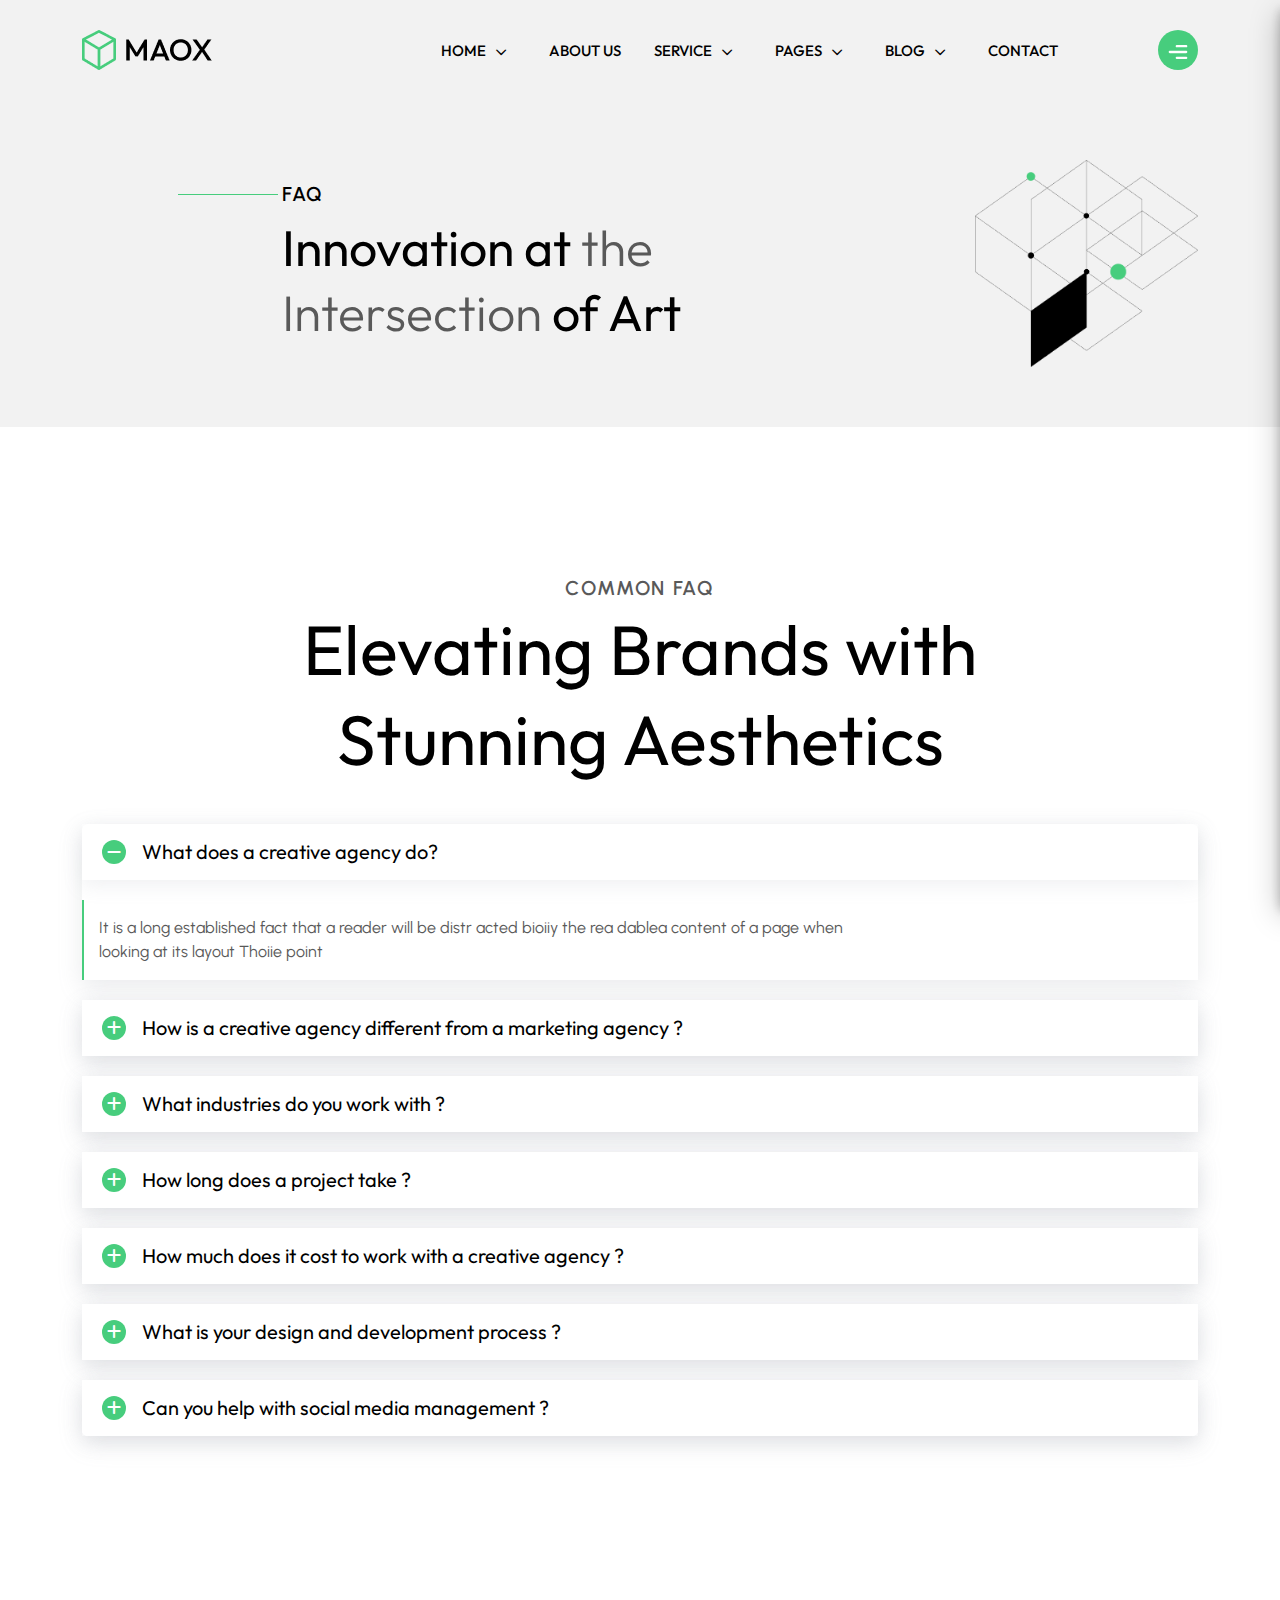
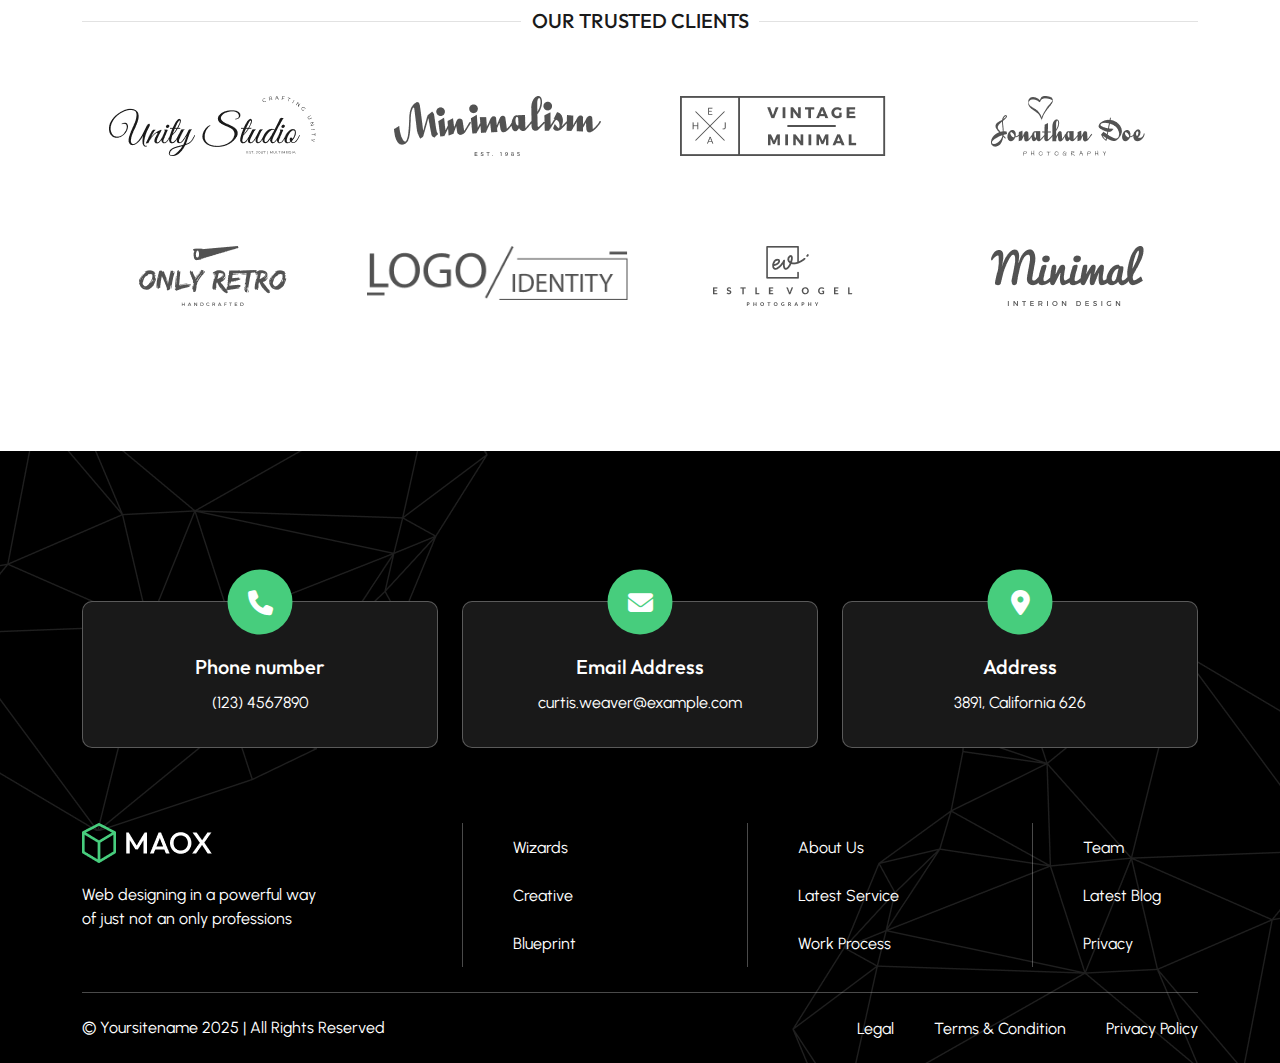
<file: faq.html>
<!DOCTYPE html>
<html dir="ltr" lang="zxx">

<head>
  <meta name="viewport" content="width=device-width,initial-scale=1.0" />
  <meta charset="utf-8" />
  <meta name="description" content="Luxelife - Architecture & Interior Design HTML5 Template" />
  <meta name="keywords"
    content="agency, company, data, digital, innovation, innovative, it, modern, saas, start-up, startup" />
  <meta name="author" content="BoomDevs" />

  <title>MAOX HTML5 Template</title>

  <link rel="icon" type="image/png" href="images/logo/favicon.png" />

  <link rel="preconnect" href="https://fonts.googleapis.com">
  <link rel="preconnect" href="https://fonts.gstatic.com" crossorigin>
  <link href="https://fonts.googleapis.com/css2?family=Outfit:wght@100..900&family=Urbanist:ital,wght@0,100..900;1,100..900&display=swap" rel="stylesheet">

  <link rel="stylesheet" href="css/bootstrap.min.css" />
  <link rel="stylesheet" href="css/fontawesome.min.css" />
  <link rel="stylesheet" href="css/magnific-popup.css" />
  <link rel="stylesheet" href="css/slick.min.css" />
  <link rel="stylesheet" href="css/nice-select.min.css" />
  <link rel="stylesheet" href="css/animate.min.css" />
  <link rel="stylesheet" href="css/swiper-bundle.min.css" />
  <link rel="stylesheet" href="css/style.css" />

</head>

<body>
  
   <!-- Header Start !-->
   <header class="header-area style-1">
    <!-- Header Nav Menu Start -->
    <div class="header-menu-area style-1 inner-nav">
      <div class="container">
        <div class="row">
          <div class="col-12">
            <div class="header-menu-wrapper">
              <div class="logo-wrapper">
                <div class="logo">
                  <a href="index.html" class="standard-logo">
                    <img src="images/logo/logo-2.png" alt="logo" />
                  </a>
                  <a href="index.html" class="sticky-logo">
                    <img src="images/logo/logo-2.png" alt="logo" />
                  </a>
                </div>
              </div>
              <div class="menu">
                <nav id="main-menu" class="main-menu">

                  <div class="sidebar-header show-md">
                    <a href="index.html" class="sidebar-logo">
                      <img src="images/logo/logo-2.png" alt="logo" />
                    </a>
                    
                    <div class="close-btn">
                      <i class="fa-solid fa-xmark"></i>
                    </div>
                  </div>

                  <ul>
                    <li class="dropdown ">
                      <a>Home</a>
                      <ul>
                        <li><a href="index.html">Home Page 1</a></li>
                        <li><a href="index-2.html">Home Page 2</a></li>
                      </ul>
                    </li>
                    <li><a href="about.html">About Us</a></li>
                    <li class="dropdown">
                      <a>Service</a>
                      <ul>
                        <li><a href="service.html">Service</a></li>
                        <li><a href="service-details.html">Service details</a></li>
                      </ul>
                    </li>
                    
                    <li class="dropdown">
                      <a>Pages</a>
                      <ul>
                        <li><a href="work.html">Project</a></li>
                        <li><a href="project-details.html">project details</a></li>
                        <li><a href="faq.html">FAQ</a></li>
                      </ul>
                    </li>
                    <li class="dropdown">
                      <a>Blog</a>
                      <ul>
                        <li><a href="blog.html">blog</a></li>
                        <li><a href="blog-details.html">blog details</a></li>
                      </ul>
                    </li>
                    <li><a href="contact.html">Contact</a></li>
                  </ul>
                  
                  <div class="sidebar-content show-md">
                    <div class="sidebar-welcome">
                      <h2>Hello There!</h2>
                      <p class="desc-text-2">Lorem ipsum dolor sit amet consectetur adipisicing elit.</p>
                    </div>
                    <div class="sidebar-info">
                      <h3>Information</h3>
                      <p class="desc-text-2">
                        (+880)1234564
                      </p>
                      <p class="desc-text-2">
                        maox.info@gmail.com
                      </p>
                      <p class="desc-text-2">
                        1901 Thorni Bridge, San Fransisco, USA
                      </p>
                    </div>
                    <div class="sidebar-social sidebar-info">
                      <h3>Follow Us</h3>
                      <div class="social-links">
                        <a href="#">
                          <i class="fa-brands fa-facebook-f"></i>
                        </a>
                        <a href="#">
                          <i class="fa-brands fa-twitter"></i>
                        </a>
                        <a href="#">
                          <i class="fa-brands fa-instagram"></i>
                        </a>
                        <a href="#">
                          <i class="fa-brands fa-linkedin"></i>
                        </a>
                      </div>
                    </div>
                  </div>

                </nav>
                <div class="menu-right ">
                  <button class="menu-btn">
                    <svg viewBox="0 0 24 24" fill="none" xmlns="http://www.w3.org/2000/svg"><g id="SVGRepo_bgCarrier" stroke-width="0"></g><g id="SVGRepo_tracerCarrier" stroke-linecap="round" stroke-linejoin="round"></g><g id="SVGRepo_iconCarrier"> <g id="Menu / Menu_Alt_02"> <path id="Vector" d="M11 17H19M5 12H19M11 7H19" stroke="#ffffff" stroke-width="2" stroke-linecap="round" stroke-linejoin="round"></path> </g> </g></svg>
                  </button>
                </div>

                <div class="sidebar">
                  <div class="sidebar-header">
                    <a href="index.html" class="sidebar-logo">
                      <img src="images/logo/logo-2.png" alt="logo" />
                    </a>
                    <div class="close-btn">
                      <i class="fa-solid fa-xmark"></i>
                    </div>
                  </div>
  
                  <div class="sidebar-content">
                    <div class="sidebar-welcome">
                      <h2>Hello There!</h2>
                      <p class="desc-text-2">Lorem ipsum dolor sit amet consectetur adipisicing elit.</p>
                    </div>
                    <div class="sidebar-info">
                      <h3>Information</h3>
                      <p class="desc-text-2">
                        (+880)1234564
                      </p>
                      <p class="desc-text-2">
                        maox.info@gmail.com
                      </p>
                      <p class="desc-text-2">
                        1901 Thorni Bridge, San Fransisco, USA
                      </p>
                    </div>
                    <div class="sidebar-social sidebar-info">
                      <h3>Follow Us</h3>
                      <div class="social-links">
                        <a href="#">
                          <i class="fa-brands fa-facebook-f"></i>
                        </a>
                        <a href="#">
                          <i class="fa-brands fa-twitter"></i>
                        </a>
                        <a href="#">
                          <i class="fa-brands fa-instagram"></i>
                        </a>
                        <a href="#">
                          <i class="fa-brands fa-linkedin"></i>
                        </a>
                      </div>
                    </div>
                  </div>
  
  
                 </div>

              </div>
              
            </div>
          </div>
        </div>
      </div>
    </div>
  </header>
  <!-- Header End !-->

  <!-- Breadcrum Section Start -->
   <section class="breadcrump ">
    <div class="container">
        <div class="row">
            <div class="breadcrump-wrapper">
                <div class="breadcrupm-content">
                    <div class="sec-title-wrapper">
                        <div class="sec-title style-4">
                          <h4>FAQ </h4>
                        </div>
                    </div>
                    <div class="breadcrupm-title">
                        <h3>Innovation at  
                         <span>the<br> Intersection</span>
                         of Art</h3>
                    </div>
                </div>
                <img class="breadcrump-img" src="./images/breadcrum/breadcrum-img.png" alt="breadcrump-img">
            </div>
        </div>
    </div>
   </section>
  <!-- Breadcrum Section End -->   

   <!-- FAQ section start -->
    <section class="faq-section">
      <div class="container">
        <div class="row">
          <div class="sec-title-wrapper">
            <div class="sec-title style-2 style-5">
              <h4 class="">common faq </h4>
            </div>
          </div>
          <div class="section-heading-wrapper">
            <div class="section-heading style-1 style-2 mb-3">
              <h2 class="text-center">
                Elevating Brands with<br> Stunning Aesthetics
              </h2>
            </div>
          </div>
        </div>
        <div class="row">
          <div class="faq-container">
            <div class="accordion" id="accordionExample">
              <div class="accordion-item">
                <h2 class="accordion-header" id="headingOne">
                  <button class="accordion-button desc-text-2" type="button" data-bs-toggle="collapse" data-bs-target="#collapseOne" aria-expanded="true" aria-controls="collapseOne">
                    What does a creative agency do?
                  </button>
                </h2>
                <div id="collapseOne" class="accordion-collapse collapse show" aria-labelledby="headingOne" data-bs-parent="#accordionExample">
                  <div class="accordion-body desc-text-1">
                    It is a long established fact that a reader will be distr acted bioiiy the rea dablea content of a page when looking at its layout  Thoiie point
                  </div>
                </div>
              </div>
              <div class="accordion-item">
                <h2 class="accordion-header" id="headingTwo">
                  <button class="accordion-button collapsed desc-text-2" type="button" data-bs-toggle="collapse" data-bs-target="#collapseTwo" aria-expanded="false" aria-controls="collapseTwo">
                    How is a creative agency different from a marketing agency ?

                  </button>
                </h2>
                <div id="collapseTwo" class="accordion-collapse collapse" aria-labelledby="headingTwo" data-bs-parent="#accordionExample">
                  <div class="accordion-body desc-text-1">
                    It is a long established fact that a reader will be distr acted bioiiy the rea dablea content of a page when looking at its layout  Thoiie point
                  </div>
                </div>
              </div>
              <div class="accordion-item">
                <h2 class="accordion-header" id="headingThree">
                  <button class="accordion-button collapsed desc-text-2" type="button" data-bs-toggle="collapse" data-bs-target="#collapseThree" aria-expanded="false" aria-controls="collapseThree">
                    What industries do you work with ?
                  </button>
                </h2>
                <div id="collapseThree" class="accordion-collapse collapse" aria-labelledby="headingThree" data-bs-parent="#accordionExample">
                  <div class="accordion-body desc-text-1">
                    It is a long established fact that a reader will be distr acted bioiiy the rea dablea content of a page when looking at its layout  Thoiie point
                  </div>
                </div>
              </div>

              <div class="accordion-item">
                <h2 class="accordion-header" id="headingFour">
                  <button class="accordion-button collapsed desc-text-2" type="button" data-bs-toggle="collapse" data-bs-target="#collapseFour" aria-expanded="false" aria-controls="collapseFour">
                    How long does a project take ?
                  </button>
                </h2>
                <div id="collapseFour" class="accordion-collapse collapse" aria-labelledby="headingFour" data-bs-parent="#accordionExample">
                  <div class="accordion-body desc-text-1">
                    It is a long established fact that a reader will be distr acted bioiiy the rea dablea content of a page when looking at its layout  Thoiie point
                  </div>
                </div>
              </div> 
              <div class="accordion-item">
                <h2 class="accordion-header" id="headingFive">
                  <button class="accordion-button collapsed desc-text-2" type="button" data-bs-toggle="collapse" data-bs-target="#collapseFive" aria-expanded="false" aria-controls="collapseFive">
                    How much does it cost to work with a creative agency ?
                  </button>
                </h2>
                <div id="collapseFive" class="accordion-collapse collapse" aria-labelledby="headingFive" data-bs-parent="#accordionExample">
                  <div class="accordion-body desc-text-1">
                    It is a long established fact that a reader will be distr acted bioiiy the rea dablea content of a page when looking at its layout  Thoiie point
                  </div>
                </div>
              </div> 
              <div class="accordion-item">
                <h2 class="accordion-header" id="headingSix">
                  <button class="accordion-button collapsed desc-text-2" type="button" data-bs-toggle="collapse" data-bs-target="#collapseSeven" aria-expanded="false" aria-controls="collapseSeven">
                    What is your design and development process ?
                  </button>
                </h2>
                <div id="collapseSeven" class="accordion-collapse collapse" aria-labelledby="headingSix" data-bs-parent="#accordionExample">
                  <div class="accordion-body desc-text-1">
                    It is a long established fact that a reader will be distr acted bioiiy the rea dablea content of a page when looking at its layout  Thoiie point
                  </div>
                </div>
              </div> 
              <div class="accordion-item">
                <h2 class="accordion-header" id="headingSeven">
                  <button class="accordion-button collapsed desc-text-2" type="button" data-bs-toggle="collapse" data-bs-target="#collapseSix" aria-expanded="false" aria-controls="collapseSix">
                    Can you help with social media management ?
                  </button>
                </h2>
                <div id="collapseSix" class="accordion-collapse collapse" aria-labelledby="headingSeven" data-bs-parent="#accordionExample">
                  <div class="accordion-body desc-text-1">
                    It is a long established fact that a reader will be distr acted bioiiy the rea dablea content of a page when looking at its layout  Thoiie point
                  </div>
                </div>
              </div> 
            
            </div>
          </div>
        </div>
      </div>
    </section>
   <!-- FAQ section end -->

  <!-- Trusted Clients Area Start Style-1 !-->
  <section class="trusted-clients">
    <div class="container ">
      <div class="row ">
        <div class="sec-title-wrapper ">
          <div class="sec-title style-1">
            <h4>Our Trusted Clients </h4>
          </div>
        </div>
      </div>

      <div class="row row-gap">
        
          <div class="col-lg-3 col-sm-3 col-4">
            <div class="client">
              <img src="./images/trusted-clients/client_1.png" alt="client">
            </div>
          </div>
          <div class="col-lg-3 col-sm-3 col-4">
            <div class="client">
              <img src="./images/trusted-clients/client_2.png" alt="client">
            </div>
          </div>
          <div class="col-lg-3 col-sm-3 col-4">
            <div class="client">
              <img src="./images/trusted-clients/client_3.png" alt="client">
            </div>
          </div>
          <div class="col-lg-3 col-sm-3 col-4">
            <div class="client">
              <img src="./images/trusted-clients/client_4.png" alt="client">
            </div>
          </div>
          <div class="col-lg-3 col-sm-3 col-4">
            <div class="client">
              <img src="./images/trusted-clients/client_5.png" alt="client">
            </div>
          </div>
          <div class="col-lg-3 col-sm-3 col-4">
            <div class="client">
              <img src="./images/trusted-clients/client_6.png" alt="client">
            </div>
          </div>
          <div class="col-lg-3 col-sm-3 col-4">
            <div class="client">
              <img src="./images/trusted-clients/client_7.png" alt="client">
            </div>
          </div>
          <div class="col-lg-3 col-sm-3 col-4">
            <div class="client">
              <img src="./images/trusted-clients/client_8.png" alt="client">
            </div>
          </div>
          <div class="col-lg-3 col-sm-3 col-4 toggle-client">
            <div class="client">
              <img src="./images/trusted-clients/client_5.png" alt="client">
            </div>
          </div>
      </div>

    </div>
  </section> 
  <!-- Trusted Clients Area End Style-1 !-->
 

  <!-- Footer Area Start style-1 -->
  <footer class="footer-area">
    <div class="container-wrapper">
      <div class="container">
        <div class="row g-4">
          <div class="col-md-4 ">
            <div class="footer-widget">
              <h5>Phone number</h5>
              <a href="tel:123456789">(123) 4567890</a>
              <span><i class="fa fa-phone"></i></span>
            </div>
          </div>
          <div class="col-md-4 ">
            <div class="footer-widget">
              <h5>Email Address</h5>
              <a href="mailto:curtis.weaver@example.com">curtis.weaver@example.com</a>
              <span><i class="fa-solid fa-envelope"></i></span>
            </div>
          </div>
          <div class="col-md-4 ">
            <div class="footer-widget">
              <h5>Address</h5>
              <a href="#">3891, California 626</a>
              <span><i class="fa-solid fa-location-dot"></i></span>
            </div>
          </div>
        </div>
        <div class="row mt-75">
          
            <div class="col-lg-4 col-md-6 col-sm-6">
              <div class="footer-widget-logo">
                <a href="index.html"><img src="./images/logo/logo-1.png" alt="Logo"></a>
                <p>Web designing in a powerful way <br> of just not an only professions</p>
              </div>
            </div>
            <div class="col-lg-3 col-md-6 col-sm-6 col-4">
              <ul class="footer-widget-links">
                <li><a href="about.html">Wizards</a></li>
                <li><a href="about.html">Creative</a></li>
                <li><a href="contact.html">Blueprint</a></li>
              </ul>
            </div>
            <div class="col-lg-3 col-md-6 col-sm-6 col-4">
              <ul class="footer-widget-links">
                <li><a href="about.html">About Us</a></li>
                <li><a href="service.html">Latest Service</a></li>
                <li><a href="work.html">Work Process</a></li>
              </ul>
            </div>
            <div class="col-lg-2 col-md-6 col-sm-6 col-4">
              <ul class="footer-widget-links">
                <li><a href="about.html">Team</a></li>
                <li><a href="blog.html">Latest Blog</a></li>
                <li><a href="contact.html">Privacy </a></li>
              </ul>
            </div>
          
        </div>
        <div class="footer-bottom">
          <p>© Yoursitename  2025 | All Rights Reserved</p>
          <ul>
            <li><a href="about.html">Legal</a></li>
            <li><a href="about.html">Terms & Condition</a></li>
            <li><a href="contact.html">Privacy Policy</a></li>
          </ul>
        </div>
      </div>
    </div>
    <div class="vector vector-1">
      <img src="./images/footer/footer-vector1.png" alt="vector">
    </div>
    <div class="vector vector-2">
      <img src="./images/footer/footer-vector2.png" alt="vector">
    </div>
  
   </footer>
    <!-- Footer Area End style-1 -->


    <script src="js/jquery.min.js"></script>
    <script src="js/bootstrap.min.js"></script>
    <script src="js/jquery.nice-select.min.js"></script>
    <script src="js/swiper-bundle.min.js"></script>
    <script src="js/slick.min.js"></script>
    <script src="js/venobox.min.js"></script>
    <script src="js/jquery.counterup.min.js"></script>
    <script src="js/waypoints.js"></script>
    <script src="js/wow.min.js"></script>
    <script src="js/custom.js"></script>
</body>

</html>
</file>
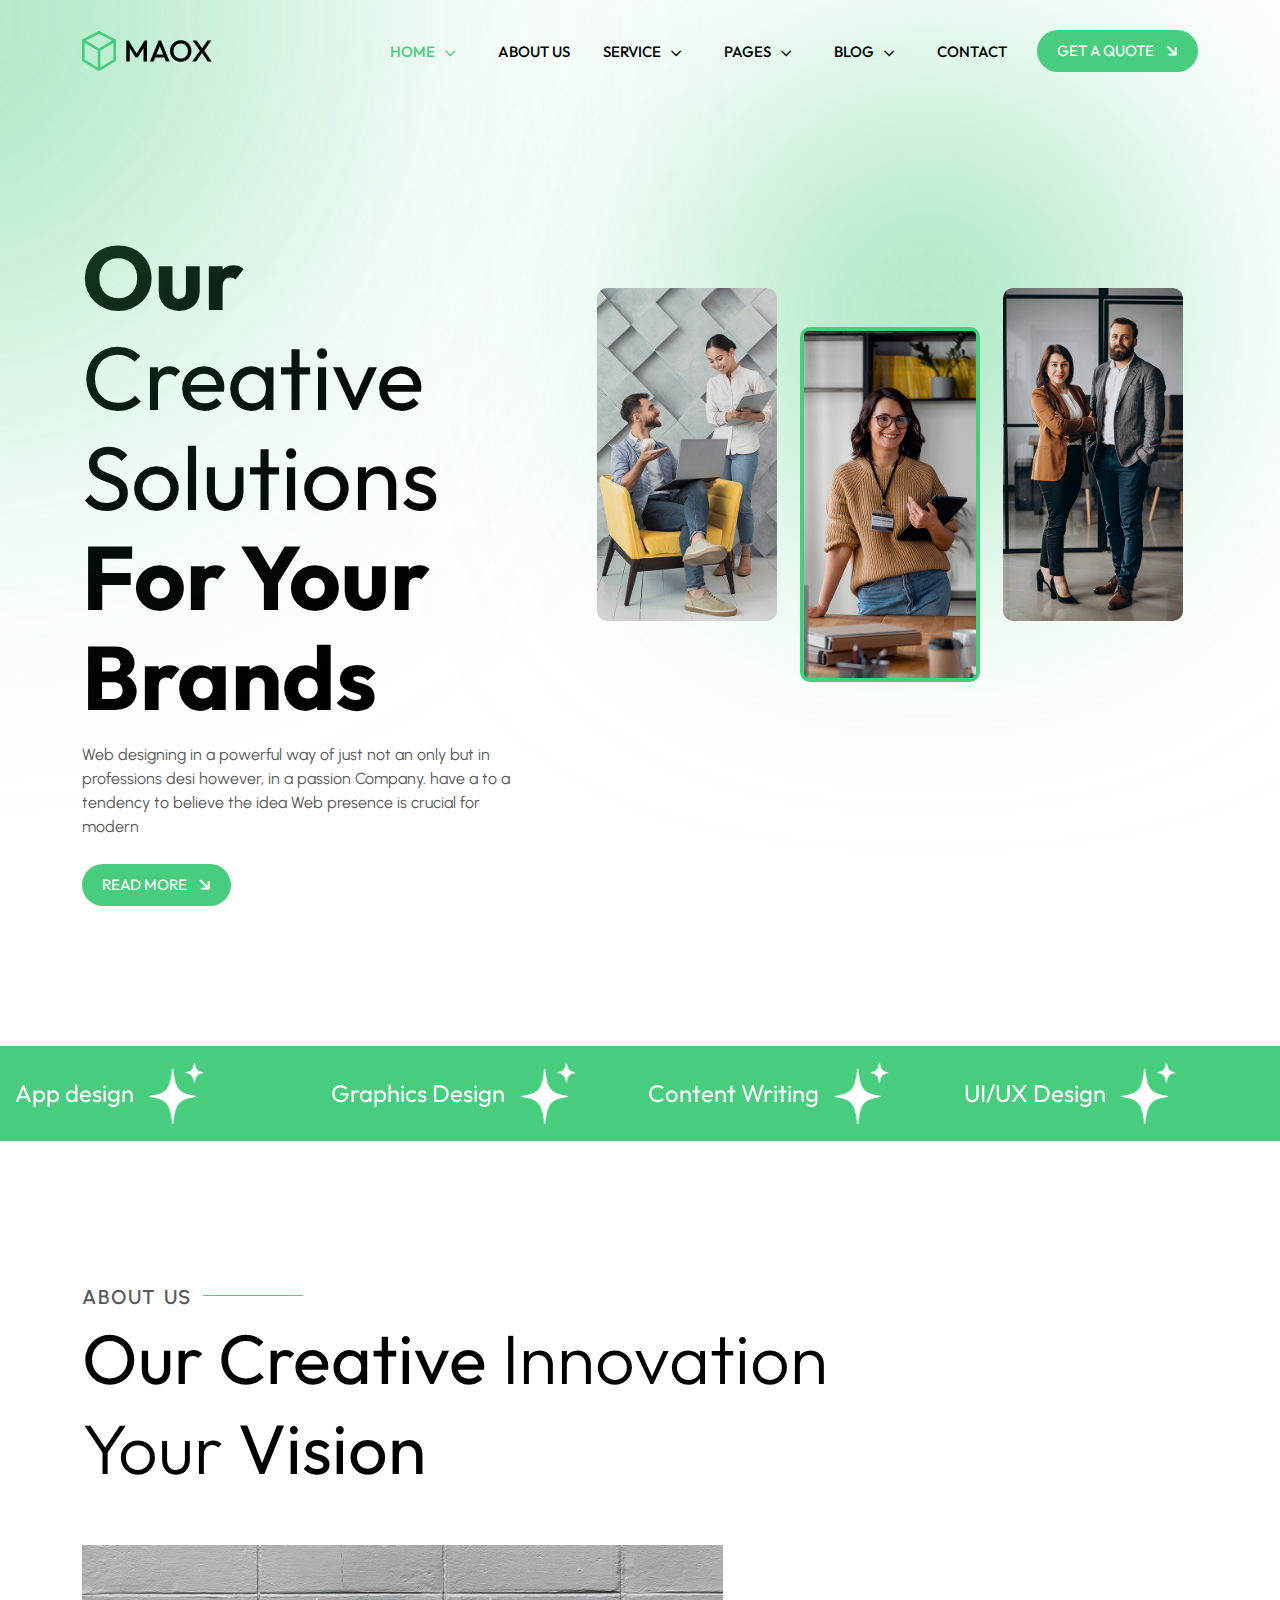
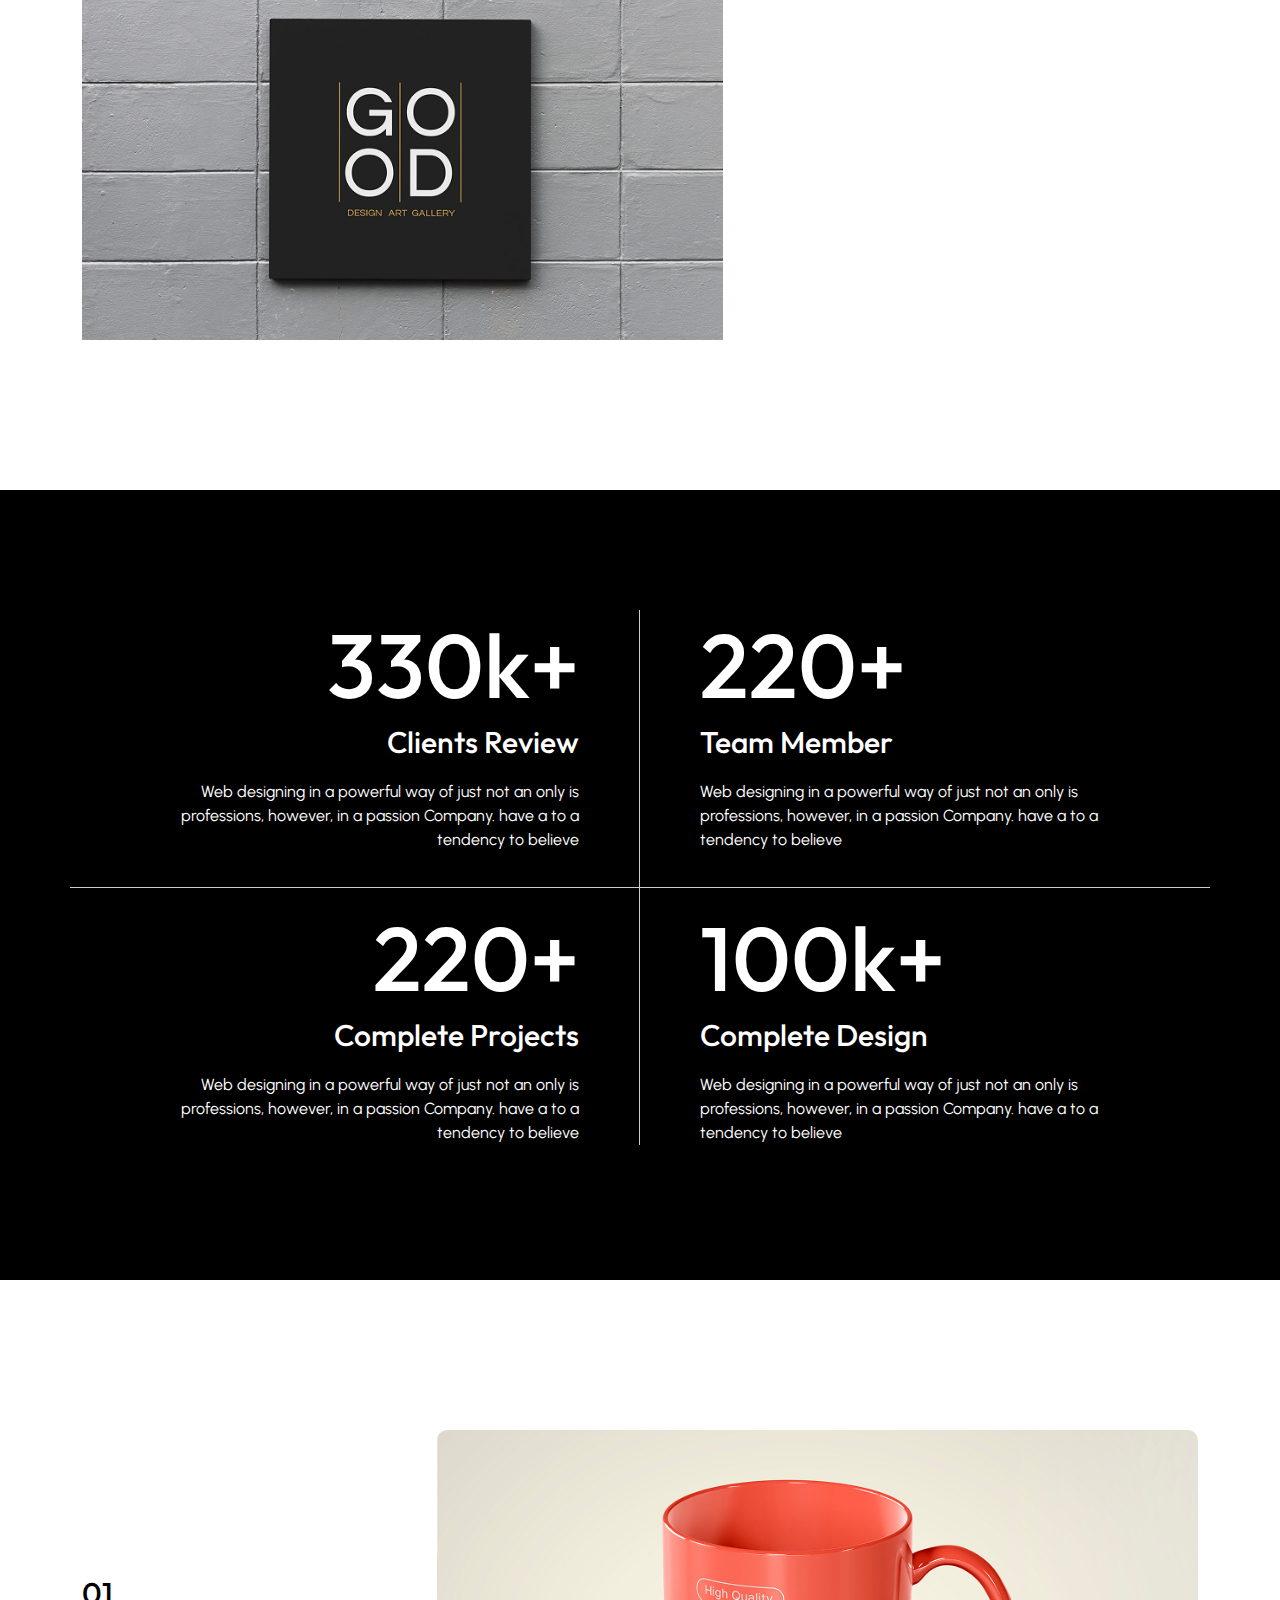
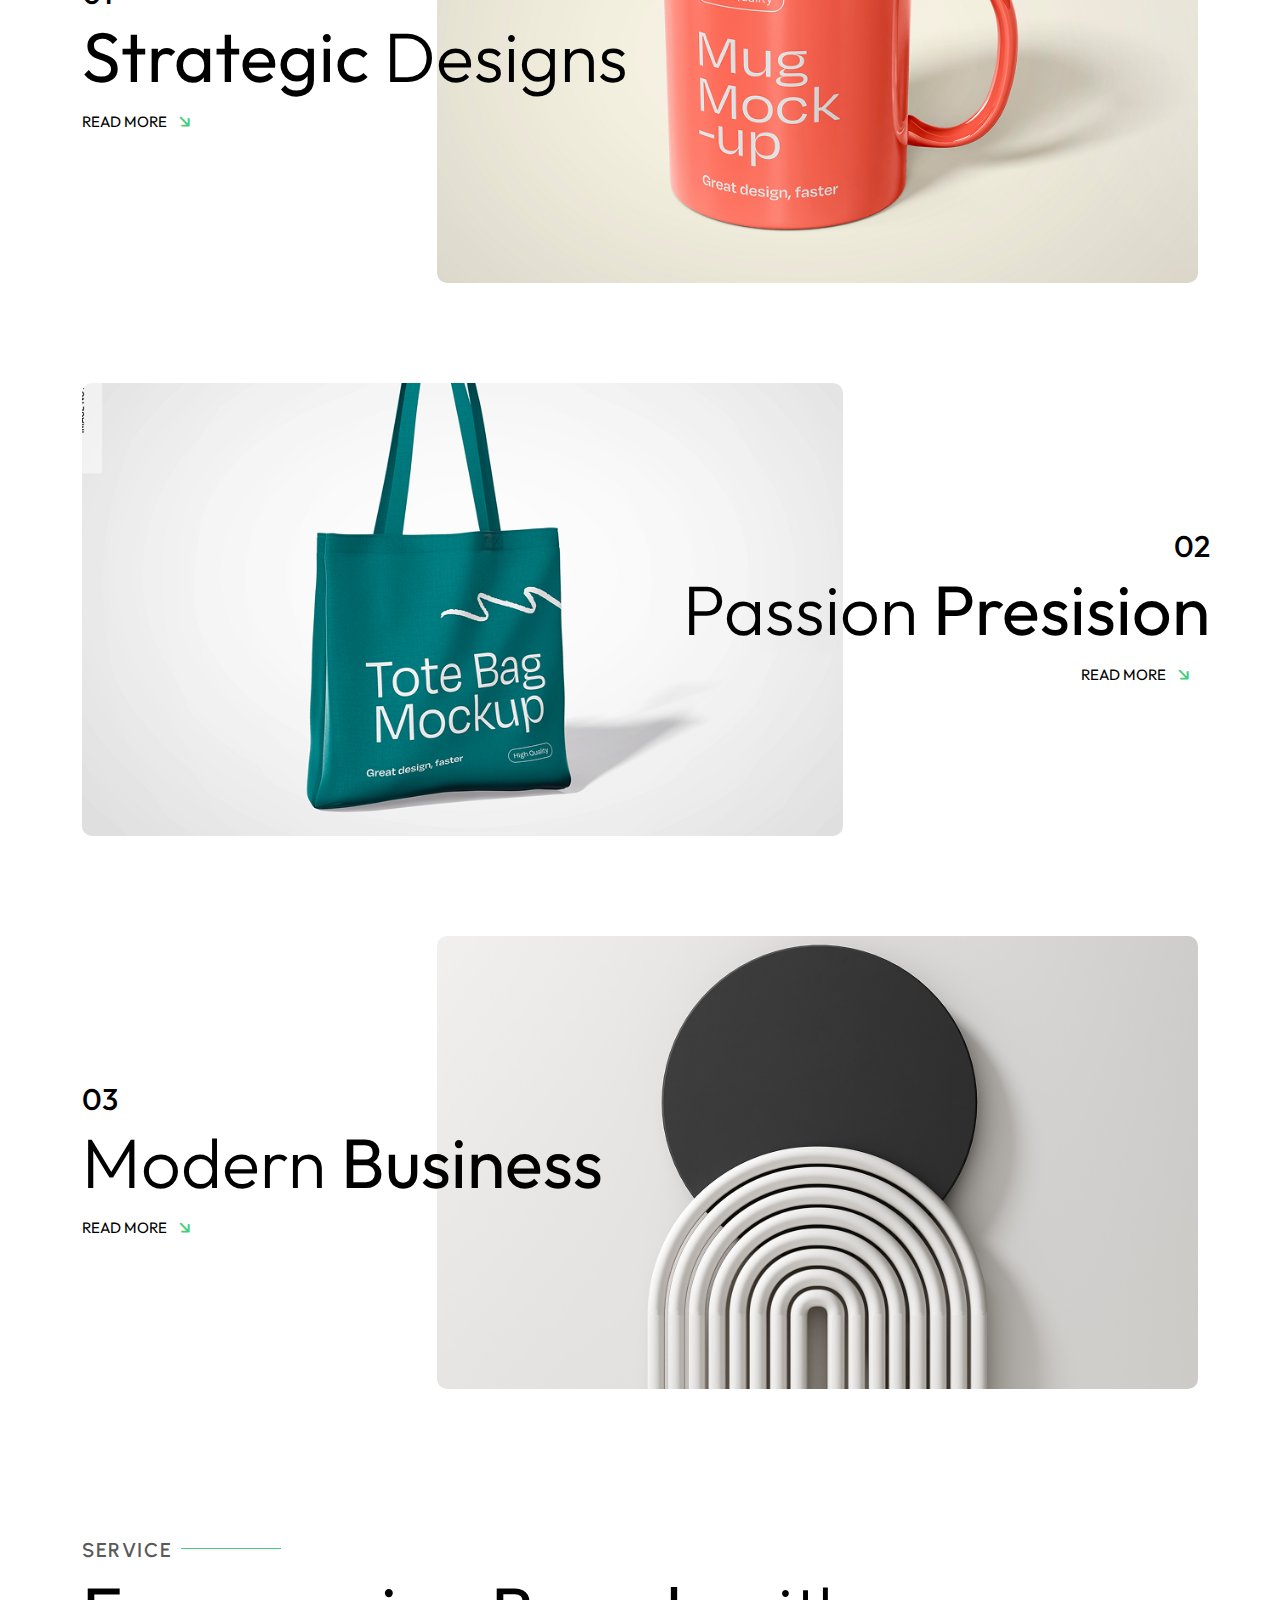
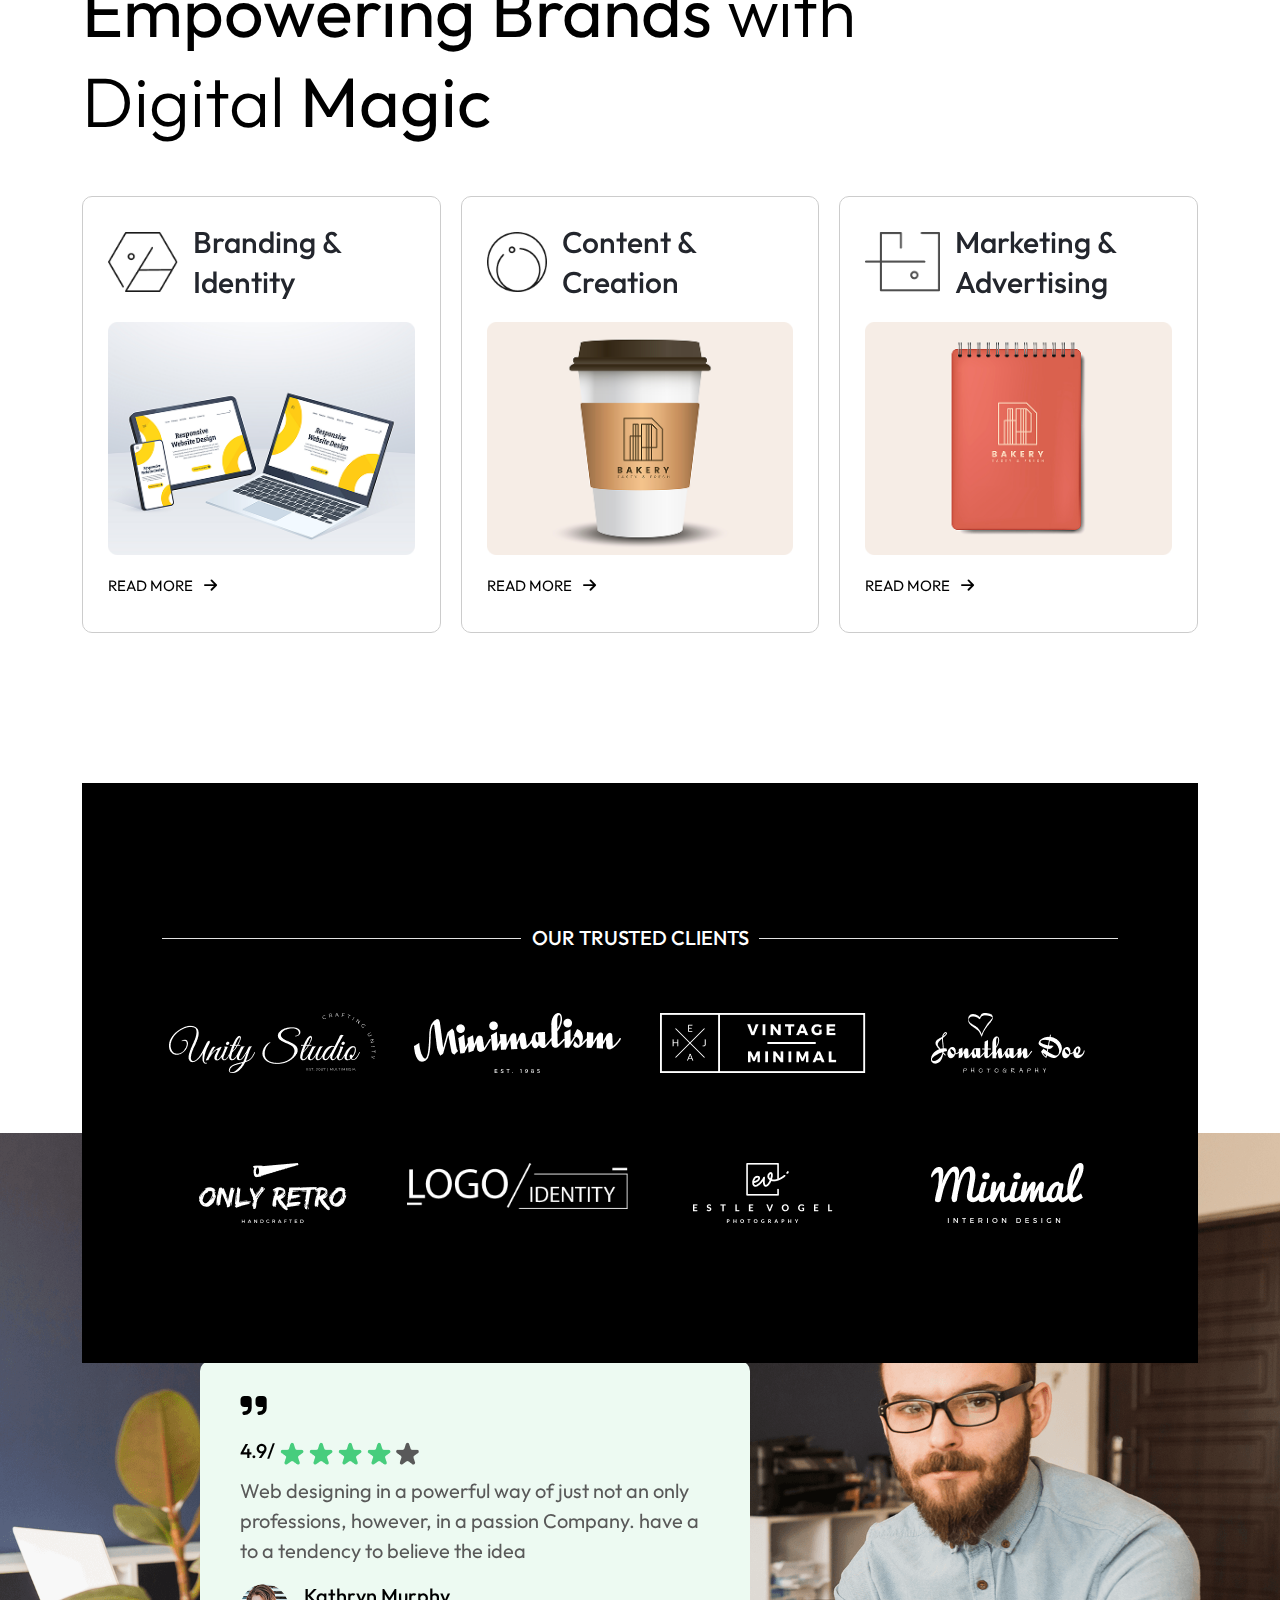
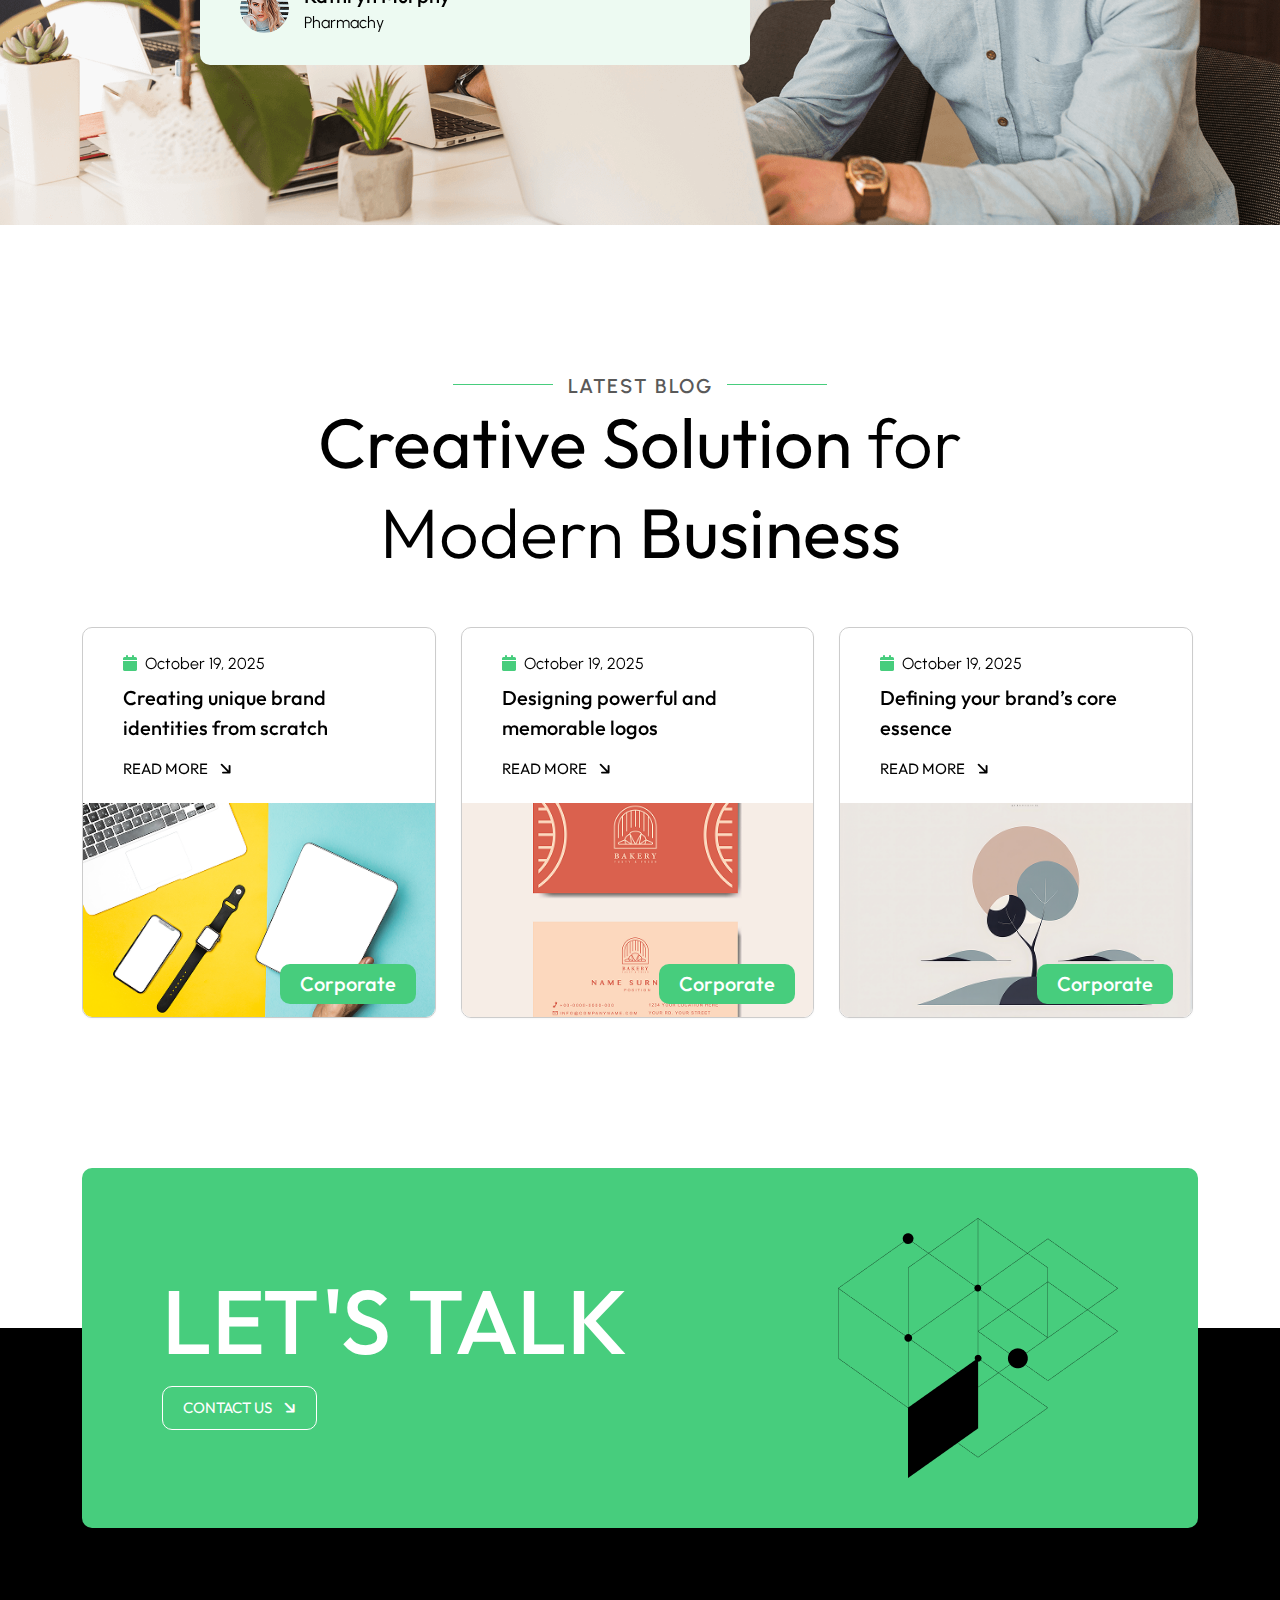
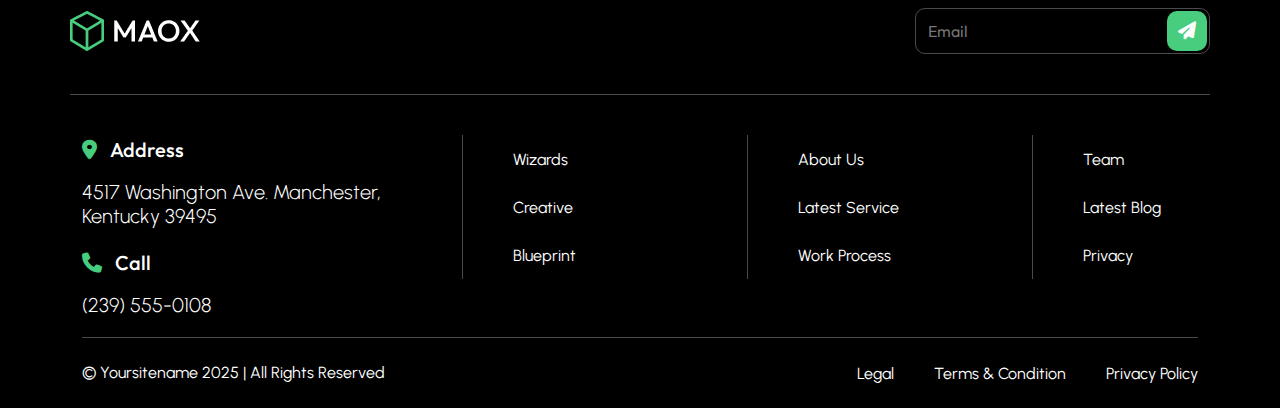
<file: index-2.html>
<!DOCTYPE html>
<html dir="ltr" lang="zxx">

<head>
  <meta name="viewport" content="width=device-width,initial-scale=1.0" />
  <meta charset="utf-8" />
  <meta name="description" content="Luxelife - Architecture & Interior Design HTML5 Template" />
  <meta name="keywords"
    content="agency, company, data, digital, innovation, innovative, it, modern, saas, start-up, startup" />
  <meta name="author" content="BoomDevs" />

  <title>MAOX HTML5 Template</title>

  <link rel="icon" type="image/png" href="images/logo/favicon.png" />

  <link rel="preconnect" href="https://fonts.googleapis.com">
  <link rel="preconnect" href="https://fonts.gstatic.com" crossorigin>
  <link href="https://fonts.googleapis.com/css2?family=Outfit:wght@100..900&family=Urbanist:ital,wght@0,100..900;1,100..900&display=swap" rel="stylesheet">

  <link rel="stylesheet" href="css/bootstrap.min.css" />
  <link rel="stylesheet" href="css/fontawesome.min.css" />
  <link rel="stylesheet" href="css/magnific-popup.css" />
  <link rel="stylesheet" href="css/slick.min.css" />
  <!-- <link rel="stylesheet" href="css/meanmenu.min.css" /> -->
  <link rel="stylesheet" href="css/nice-select.min.css" />
  <link rel="stylesheet" href="css/animate.min.css" />
  <link rel="stylesheet" href="css/swiper-bundle.min.css" />
  <link rel="stylesheet" href="css/style.css" />


</head>

<body>
  
  <!-- Header Start !-->
  <header class="header-area">
    <!-- Header Nav Menu Start -->
    <div class="header-menu-area style-1 style-2">
      <div class="container">
        <div class="row">
          <div class="col-12">
            <div class="header-menu-wrapper">
              <div class="logo-wrapper">
                <div class="logo">
                  <a href="index.html" class="standard-logo">
                    <img src="images/logo/logo-2.png" alt="logo" />
                  </a>
                  <a href="index.html" class="sticky-logo">
                    <img src="images/logo/logo-2.png" alt="logo" />
                  </a>
                </div>
              </div>
              <div class="menu">
                <nav id="main-menu" class="main-menu">

                  <div class="sidebar-header show-md">
                    <a href="index.html" class="standard-logo">
                      <img src="images/logo/logo-2.png" alt="logo" />
                    </a>
                    <div class="close-btn style-2">
                      <i class="fa-solid fa-xmark"></i>
                    </div>
                  </div>

                  <ul>
                    <li class="dropdown active">
                      <a>Home</a>
                      <ul>
                        <li><a href="index.html">Home Page 1</a></li>
                        <li><a href="index-2.html">Home Page 2</a></li>
                      </ul>
                    </li>
                    <li><a href="about.html">About Us</a></li>
                    <li class="dropdown">
                      <a>Service</a>
                      <ul>
                        <li><a href="service.html">Service</a></li>
                        <li><a href="service-details.html">Service details</a></li>
                      </ul>
                    </li>
                    
                    <li class="dropdown">
                      <a>Pages</a>
                      <ul>
                        <li><a href="work.html">Project</a></li>
                        <li><a href="project-details.html">project details</a></li>
                        <li><a href="faq.html">FAQ</a></li>
                      </ul>
                    </li>
                    <li class="dropdown">
                      <a>Blog</a>
                      <ul>
                        <li><a href="blog.html">blog</a></li>
                        <li><a href="blog-details.html">blog details</a></li>
                      </ul>
                    </li>
                    <li><a href="contact.html">Contact</a></li>
                  </ul>
                  <div>
                    <a href="contact.html" class="read-more-btn style-2 res-toggle-btn">Get a quote 
                      <i class="fa fa-arrow-right"></i>
                    </a>
                  </div>
                 
                  <div class="sidebar-content show-md">
                    <div class="sidebar-welcome">
                      <h2>Hello There!</h2>
                      <p class="desc-text-2">Lorem ipsum dolor sit amet consectetur adipisicing elit.</p>
                    </div>
                    <div class="sidebar-info">
                      <h3>Information</h3>
                      <p class="desc-text-2">
                        (+880)1234564
                      </p>
                      <p class="desc-text-2">
                        maox.info@gmail.com
                      </p>
                      <p class="desc-text-2">
                        1901 Thorni Bridge, San Fransisco, USA
                      </p>
                    </div>
                    <div class="sidebar-social sidebar-info">
                      <h3>Follow Us</h3>
                      <div class="social-links">
                        <a href="#">
                          <i class="fa-brands fa-facebook-f"></i>
                        </a>
                        <a href="#">
                          <i class="fa-brands fa-twitter"></i>
                        </a>
                        <a href="#">
                          <i class="fa-brands fa-instagram"></i>
                        </a>
                        <a href="#">
                          <i class="fa-brands fa-linkedin"></i>
                        </a>
                      </div>
                    </div>
                  </div>
                </nav>


                <div class="menu-right">
                    <a href="contact.html" class="read-more-btn style-2 toggle-btn">Get a quote 
                        <i class="fa fa-arrow-right"></i>
                    </a>
                    <button class="menu-btn">
                      <i class="fal fa-bars"></i>
                    </button>
                </div>
              </div>
         
            </div>
          </div>
        </div>
      </div>
    </div>
  </header>
  <!-- Header End !-->

  
  <!-- Banner Section Start Style-2 -->
  <section class="banner-section style-2">
    <div class="container ">
      <div class="banner-area position-relative">
        <div class="row">
           <div class="col-xl-5 col-lg-6">
                <div class="banner-content">
                    <h1 class="banner-title">
                    Our
                    <span>Creative Solutions</span>
                    For Your Brands
                    </h1>
                    <p class="desc-text-1 mt-3">
                        Web designing in a powerful way of just not an only but in professions desi however, in a passion  Company.  have a to a tendency to believe the idea Web presence is crucial for modern
                    </p>
                    <div class="read-more">
                        <a href="about.html" class="read-more-btn style-2">Read More 
                            <i class="fa fa-arrow-right"></i>
                        </a>
                    </div>
                </div>
           </div>
           <div class="col-xl-7 col-lg-6">
                <div class="banner-img-area">
                    <img src="./images/home/home_2/banner/banner-img1.png" alt="banner-img">
                    <img class="img-2" src="./images/home/home_2/banner/banner-img2.png" alt="banner-img">
                    <img src="./images/home/home_2/banner/banner-img3.png" alt="banner-img">
                </div>
           </div>
        </div>
        <div class="shadow-2"></div>
      </div>
    </div>
    
    <div class="shadow-1"></div>
  </section>
  <!-- Banner Section End Style-2 -->

  <!-- carousel slide Area Start Style-2 !-->
  <section class="slide-carousel">
    
    <div class="slide-carousel-wrapper swiper-container">
        <div class="swiper-wrapper ">
            <div class="swiper-slide">
                <div class="slide-carousel-item">
                    <h3>Software dev</h3>
                    <img src="./images/home/home_2/slide-stars.png" alt="star">
                </div>
            </div>
            <div class="swiper-slide">
                <div class="slide-carousel-item">
                    <h3>App design</h3>
                    <img src="./images/home/home_2/slide-stars.png" alt="star">
                </div>
            </div>
            <div class="swiper-slide">
                <div class="slide-carousel-item">
                    <h3>Graphics Design</h3>
                    <img src="./images/home/home_2/slide-stars.png" alt="star">
                </div>
            </div>
            <div class="swiper-slide">
                <div class="slide-carousel-item">
                    <h3>Content Writing</h3>
                    <img src="./images/home/home_2/slide-stars.png" alt="star">
                </div>
            </div>
            <div class="swiper-slide">
                <div class="slide-carousel-item">
                    <h3>UI/UX Design</h3>
                    <img src="./images/home/home_2/slide-stars.png" alt="star">
                </div>
            </div>
            <div class="swiper-slide">
                <div class="slide-carousel-item">
                    <h3>Web Design</h3>
                    <img src="./images/home/home_2/slide-stars.png" alt="star">
                </div>
            </div>
            <div class="swiper-slide">
                <div class="slide-carousel-item">
                    <h3>Frontend dev</h3>
                    <img src="./images/home/home_2/slide-stars.png" alt="star">
                </div>
            </div>
            <div class="swiper-slide">
                <div class="slide-carousel-item">
                    <h3>Web design</h3>
                    <img src="./images/home/home_2/slide-stars.png" alt="star">
                </div>
            </div>
            <div class="swiper-slide">
              <div class="slide-carousel-item">
                  <h3>Content Writing</h3>
                  <img src="./images/home/home_2/slide-stars.png" alt="star">
              </div>
          </div>
          <div class="swiper-slide">
              <div class="slide-carousel-item">
                  <h3>UI/UX Design</h3>
                  <img src="./images/home/home_2/slide-stars.png" alt="star">
              </div>
          </div>
        </div>
    </div>
    
  </section>
  <!-- carousel slide Area End Style-2 !-->

  <!-- About Us Area Start Style-2 !-->
  <section class="about-us style-2">
    <div class="container">
      <div class="row">
        <div class="sec-title-wrapper">
          <div class="sec-title style-2">
            <h4>About us </h4>
          </div>
        </div>
        <div class="section-heading-wrapper">
          <div class="section-heading style-1">
            <h2> <strong>Our Creative</strong> Innovation<br>Your <strong>Vision</strong></h2>
          </div>
        </div>
      </div>
      <div class="row g-4 mt-2 align-items-center">
        <div class="col-lg-7 col-md-6">
          <div class="abt-img">
            <img src="./images/about/h2img1.png" alt="about us">
          </div> 
        </div>
        <div class="col-lg-5 col-md-6">
          <div class="abt-content wow fadeInRight">
            <div class="section-heading-wrapper">
              <div class="section-heading style-1">
                <h2> <strong>10 Years</strong> <br>Experience</h2>
              </div>
            </div>
            <p class="desc-text-2">
              Web designing in a powerful way of just not an only professions, however, in a passion  Company.  have a to a tendency to believe the idea
            </p>
            <a href="about.html" class="read-more-btn">Read More 
              <i class="fa fa-arrow-right"></i>
            </a>
          </div>
        </div>
      </div>
    </div>
  </section>
  <!-- About Us Area End Style-2 !-->
  
  <!-- Counter sect start here !-->
  <section class="counter-2">
    <div class="container">
      <div class="row">
        <div class="col-md-6 col-sm-6 m-0 p-0">
          <div class="counter-box b-r b-b text-right pr-60 pb-50">
            <h3 ><span class="counter">330</span>k+</h3>
            <p class="counter-box-title">Clients Review</p>
            <p class="desc-text-1 ms-auto">
              Web designing in a powerful way of just not an only is professions, however, in a passion  Company.  have a to a tendency to believe
            </p>
          </div>
        </div>
        <div class="col-md-6 col-sm-6 m-0 p-0">
          <div class="counter-box pl-60 b-b pb-50">
            <h3><span class="counter">220</span>+</h3>
            <p class="counter-box-title">Team Member</p>
            <p class="desc-text-1">
              Web designing in a powerful way of just not an only is professions, however, in a passion  Company.  have a to a tendency to believe
            </p>
          </div>
        </div>
        <div class="col-md-6 col-sm-6 m-0 p-0">
          <div class="counter-box b-r text-right pr-60 pt-50">
            <h3><span class="counter">220</span>+</h3>
            <p class="counter-box-title">Complete Projects</p>
            <p class="desc-text-1 ms-auto">
              Web designing in a powerful way of just not an only is professions, however, in a passion  Company.  have a to a tendency to believe
            </p>
          </div>
        </div>
        <div class="col-md-6 col-sm-6 m-0 p-0">
          <div class="counter-box pl-60 pt-50">
            <h3><span class="counter">100</span>k+</h3>
            <p class="counter-box-title">Complete Design</p>
            <p class="desc-text-1">
              Web designing in a powerful way of just not an only is professions, however, in a passion  Company.  have a to a tendency to believe
            </p>
          </div>
        </div>
      </div>
    </div>
  </section>
  <!-- Counter sect ends -->
  
  <!-- Gallery Area Start style-2 !-->
  <section class="gallery style-2">
    <div class="container">
      <div class="row">
        <div class="h2-gallery-item ">
          <div class="h2-gallery-item-title">
            <p>01</p>
            <h2> <span>Strategic</span> Designs</h2>
            <a href="project-details.html" class="read-more-btn">Read More 
              <i class="fa fa-arrow-right"></i>
            </a>
          </div>
          <div class="h2-gallery-item-img style-1">
            <a href="project-details.html">
              <img src="./images/gallery/h2-gimg1.png" alt="gallery-1">
            </a>
          </div>
        </div>
        <div class="h2-gallery-item item-2">

          <div class="h2-gallery-item-img style-2">
            <a href="project-details.html">
              <img src="./images/gallery/h2-gimg2.png" alt="gallery-1">
            </a>
          </div>

          <div class="h2-gallery-item-title style-2">
            <p>02</p>
            <h2>Passion <span>Presision</span></h2>
            <a href="project-details.html" class="read-more-btn">Read More 
              <i class="fa fa-arrow-right"></i>
            </a>
          </div>
          
        </div>
        <div class="h2-gallery-item ">
          <div class="h2-gallery-item-title">
            <p>03</p>
            <h2>Modern <span>Business</span></h2>
            <a href="project-details.html" class="read-more-btn">Read More 
              <i class="fa fa-arrow-right"></i>
            </a>
          </div>
          <div class="h2-gallery-item-img style-1">
            <a href="project-details.html">
              <img src="./images/gallery/h2-gimg3.png" alt="gallery-1">
            </a>
          </div>
        </div>
      </div>
    </div>
  </section>                                     
  <!-- Gallery Area End style-2 !-->
  
  <!-- Service Area Start Style-2 !-->
  <section class="h2-service">
    <div class="container">
      <div class="row">
        <div class="sec-title-wrapper">
          <div class="sec-title style-2">
            <h4>Service </h4>
          </div>
        </div>
        <div class="section-heading-wrapper">
          <div class="section-heading style-1">
            <h2> <strong>Empowering Brands</strong> with <br> Digital<strong> Magic</strong></h2>
          </div>
        </div>
      </div>
      <div class="h2-swiper-sevice-wrapper swiper-container">
        <div class="swiper-wrapper">
          <div class="swiper-slide">
            <div class="h2-service-item">
              <div class="h2-service-item-icon-title">
                <img src="./images/service/h2-icon1.png" alt="service-icon">
                <h4>Branding &<br> Identity</h4>
              </div>
              <div class="h2-service-item-img mt-20">
                <a href="service-details.html">
                  <img src="./images/service/h2-img1.png" alt="service-img">
                </a>
              </div>
              <a href="service-details.html" class="read-more-btn style-3">Read More 
                <i class="fa fa-arrow-right"></i>
              </a>
            </div>
          </div>
          <div class="swiper-slide">
            <div class="h2-service-item">
              <div class="h2-service-item-icon-title">
                <img src="./images/service/h2-icon2.png" alt="service-icon">
                <h4>Content & <br>Creation</h4>
              </div>
              <div class="h2-service-item-img mt-20">
                <a href="service-details.html">
                  <img src="./images/service/h2-img2.png" alt="service-img">
                </a>
              </div>
              <a href="service-details.html" class="read-more-btn style-3">Read More 
                <i class="fa fa-arrow-right"></i>
              </a>
            </div>
          </div>
          <div class="swiper-slide">
            <div class="h2-service-item">
              <div class="h2-service-item-icon-title">
                <img src="./images/service/h2-icon3.png" alt="service-icon">
                <h4>Marketing &<br> Advertising</h4>
              </div>
              <div class="h2-service-item-img mt-20">
                <a href="service-details.html">
                  <img src="./images/service/h2-img3.png" alt="service-img">
                </a>
              </div>
              <a href="service-details.html" class="read-more-btn style-3">Read More 
                <i class="fa fa-arrow-right"></i>
              </a>
            </div>
          </div>
          <div class="swiper-slide">
            <div class="h2-service-item">
              <div class="h2-service-item-icon-title">
                <img src="./images/service/h2-icon1.png" alt="service-icon">
                <h4>Branding & <br>Identity</h4>
              </div>
              <div class="h2-service-item-img mt-20">
                <a href="service-details.html">
                  <img src="./images/service/h2-img1.png" alt="service-img">
                </a>
              </div>
              <a href="service-details.html" class="read-more-btn style-3">Read More 
                <i class="fa fa-arrow-right"></i>
              </a>
            </div>
          </div>
          <div class="swiper-slide">
            <div class="h2-service-item">
              <div class="h2-service-item-icon-title">
                <img src="./images/service/h2-icon2.png" alt="service-icon">
                <h4>Content &<br> Creation</h4>
              </div>
              <div class="h2-service-item-img mt-20">
                <a href="service-details.html">
                  <img src="./images/service/h2-img2.png" alt="service-img">
                </a>
              </div>
              <a href="service-details.html" class="read-more-btn style-3">Read More 
                <i class="fa fa-arrow-right"></i>
              </a>
            </div>
          </div>
          <div class="swiper-slide">
            <div class="h2-service-item">
              <div class="h2-service-item-icon-title">
                <img src="./images/service/h2-icon3.png" alt="service-icon">
                <h4>Marketing &<br> Advertising</h4>
              </div>
              <div class="h2-service-item-img mt-20">
                <a href="service-details.html">
                  <img src="./images/service/h2-img3.png" alt="service-img">
                </a>
              </div>
              <a href="service-details.html" class="read-more-btn style-3">Read More 
                <i class="fa fa-arrow-right"></i>
              </a>
            </div>
          </div>
        </div>
      </div>
    </div>
  </section>
  <!-- Service Area End Style-2 -->

  <!-- Clients section Start Style-2 !-->
  <section class="trusted-clients style-2">
    <div class="container">
      <div class="trusted-clients-wrapper">
        <div class="row ">
          <div class="sec-title-wrapper ">
            <div class="sec-title style-1">
              <h4>Our Trusted Clients </h4>
            </div>
          </div>
        </div>

        <div class="row row-gap">
          
            <div class="col-lg-3 col-sm-3 col-4">
              <div class="client">
                <img src="./images/trusted-clients/h2-client_1.png" alt="client">
              </div>
            </div>
            <div class="col-lg-3 col-sm-3 col-4">
              <div class="client">
                <img src="./images/trusted-clients/h2-client_2.png" alt="client">
              </div>
            </div>
            <div class="col-lg-3 col-sm-3 col-4">
              <div class="client">
                <img src="./images/trusted-clients/h2-client_3.png" alt="client">
              </div>
            </div>
            <div class="col-lg-3 col-sm-3 col-4">
              <div class="client">
                <img src="./images/trusted-clients/h2-client_4.png" alt="client">
              </div>
            </div>
            <div class="col-lg-3 col-sm-3 col-4">
              <div class="client">
                <img src="./images/trusted-clients/h2-client_5.png" alt="client">
              </div>
            </div>
            <div class="col-lg-3 col-sm-3 col-4">
              <div class="client">
                <img src="./images/trusted-clients/h2-client_6.png" alt="client">
              </div>
            </div>
            <div class="col-lg-3 col-sm-3 col-4">
              <div class="client">
                <img src="./images/trusted-clients/h2-client_7.png" alt="client">
              </div>
            </div>
            <div class="col-lg-3 col-sm-3 col-4">
              <div class="client">
                <img src="./images/trusted-clients/h2-client_8.png" alt="client">
              </div>
            </div>
            <div class="col-lg-3 col-sm-3 col-4 toggle-client">
              <div class="client">
                <img src="./images/trusted-clients/h2-client_5.png" alt="client">
              </div>
            </div>

        </div>
      </div>
    </div>
  </section>
  <!-- Clients section End Style-2 -->

  <!-- testimonisl section Start Style-2 !-->
  <section class="h2-testimonial">
    <div class="h2-testimonial-wrapper">
      <img class="main-img" src="./images/testimonial/h2-img.png" alt="testimonial-staff">

      <div class="container">
        <div class="testimonial-card-wrapper">
          <div class="testimonial-card h2-testimonial-swiper swiper-container">
            <div class="swiper-wrapper">
              <div class="swiper-slide">
                <div class="testimonial-item">
                  <div class="quote">
                    <i class="fa-solid fa-quote-right"></i>
                  </div>
                  <div class="ratings-star">
                    <span class="rating">4.9/</span>
                    <span><img src="./images/testimonial/star-testimonial.png" alt="star"></span>
                    <span><img src="./images/testimonial/star-testimonial.png" alt="star"></span>
                    <span><img src="./images/testimonial/star-testimonial.png" alt="star"></span>
                    <span><img src="./images/testimonial/star-testimonial.png" alt="star"></span>
                    <span><img src="./images/testimonial/star-off-testimonial.png" alt="star"></span>
                  </div>
                  <div class="testimonial-text">
                    <p>Web designing in a powerful way of just not an only professions, however, in a passion  Company.  have a to a tendency to believe the idea</p>
                  </div>
                  <div class="author">
                     <img src="./images/testimonial/h2-author.png" alt="author">
                     <div>
                        <h4 class="name">Kathryn Murphy</h4>
                        <p class="title">Pharmachy</p>
                     </div>
                  </div>
                </div>
              </div>
              <div class="swiper-slide">
                <div class="testimonial-item">
                  <div class="quote">
                    <i class="fa-solid fa-quote-right"></i>
                  </div>
                  <div class="ratings-star">
                    <span class="rating">4.9/</span>
                    <span><img src="./images/testimonial/star-testimonial.png" alt="star"></span>
                    <span><img src="./images/testimonial/star-testimonial.png" alt="star"></span>
                    <span><img src="./images/testimonial/star-testimonial.png" alt="star"></span>
                    <span><img src="./images/testimonial/star-testimonial.png" alt="star"></span>
                    <span><img src="./images/testimonial/star-off-testimonial.png" alt="star"></span>
                  </div>
                  <div class="testimonial-text">
                    <p>Web designing in a powerful way of just not an only professions, however, in a passion  Company.  have a to a tendency to believe the idea</p>
                  </div>
                  <div class="author">
                     <img src="./images/testimonial/h2-author.png" alt="author">
                     <div>
                        <h4 class="name">Kathryn Murphy</h4>
                        <p class="title">Pharmachy</p>
                     </div>
                  </div>
                </div>
              </div>
              <div class="swiper-slide">
                <div class="testimonial-item">
                  <div class="quote">
                    <i class="fa-solid fa-quote-right"></i>
                  </div>
                  <div class="ratings-star">
                    <span class="rating">4.9/</span>
                    <span><img src="./images/testimonial/star-testimonial.png" alt="star"></span>
                    <span><img src="./images/testimonial/star-testimonial.png" alt="star"></span>
                    <span><img src="./images/testimonial/star-testimonial.png" alt="star"></span>
                    <span><img src="./images/testimonial/star-testimonial.png" alt="star"></span>
                    <span><img src="./images/testimonial/star-off-testimonial.png" alt="star"></span>
                  </div>
                  <div class="testimonial-text">
                    <p>Web designing in a powerful way of just not an only professions, however, in a passion  Company.  have a to a tendency to believe the idea</p>
                  </div>
                  <div class="author">
                     <img src="./images/testimonial/h2-author.png" alt="author">
                     <div>
                        <h4 class="name">Kathryn Murphy</h4>
                        <p class="title">Pharmachy</p>
                     </div>
                  </div>
                </div>
              </div>
            </div>
          </div>
        </div>
      </div>
    </div>
  </section>
  <!-- testimonisl section End Style-2 -->


  <!-- Blog Area Start !-->
  <section class="blog-section style-2">
    <div class="container">
      <div class="row">
        <div class="sec-title-wrapper">
          <div class="sec-title style-2 style-3">
            <h4>latest Blog </h4>
          </div>
        </div>
        <div class="section-heading-wrapper">
          <div class="section-heading text-center style-1">
            <h2> <strong>Creative Solution</strong> for <br> Modern<strong> Business</strong></h2>
          </div>
        </div>
      </div>
      <div class="home-2-blog-slider swiper-container">
        <div class="swiper-wrapper ">
          <div class="swiper-slide">
            <div class="blog-item">
              
              <div class="blog-item-content">
                <div class="blog-date">
                  <i class="fa fa-calendar"></i> 
                    <span> October 19, 2025</span>
                  
                </div>
                <h2><a href="blog-details.html">Creating unique brand identities from scratch</a></h2>
                <a href="blog-details.html" class="read-more-btn">Read More 
                  <i class="fa fa-arrow-right"></i>
                </a>
              </div>
              <div class="blog-item-img">
                <img src="./images/blog/h2img1.png" alt="blog_img">
                <button class="button-2">Corporate</button>
              </div>
            </div>
          </div>
          <div class="swiper-slide">
            <div class="blog-item">
              
              <div class="blog-item-content">
                <div class="blog-date">
                  <i class="fa fa-calendar"></i> 
                    <span> October 19, 2025</span>
                  
                </div>
                <h2><a href="blog-details.html">Designing powerful and memorable logos</a></h2>
                <a href="blog-details.html" class="read-more-btn">Read More 
                  <i class="fa fa-arrow-right"></i>
                </a>
              </div>
              <div class="blog-item-img">
                <img src="./images/blog/h2img2.png" alt="blog_img">
                <button>Corporate</button>
              </div>
            </div>
          </div>
          <div class="swiper-slide">
            <div class="blog-item">
              
              <div class="blog-item-content">
                <div class="blog-date">
                  <i class="fa fa-calendar"></i> 
                    <span> October 19, 2025</span>
                  
                </div>
                <h2><a href="blog-details.html">Defining your brand’s core essence</a></h2>
                <a href="blog-details.html" class="read-more-btn">Read More 
                  <i class="fa fa-arrow-right"></i>
                </a>
              </div>
              <div class="blog-item-img">
                <img src="./images/blog/h3img3.png" alt="blog_img">
                <button>Corporate</button>
              </div>
            </div>
          </div>
          <div class="swiper-slide">
            <div class="blog-item">
              
              <div class="blog-item-content">
                <div class="blog-date">
                  <i class="fa fa-calendar"></i> 
                    <span> October 19, 2025</span>
                  
                </div>
                <h2><a href="blog-details.html">Creating unique brand identities from scratch</a></h2>
                <a href="blog-details.html" class="read-more-btn">Read More 
                  <i class="fa fa-arrow-right"></i>
                </a>
              </div>
              <div class="blog-item-img">
                <img src="./images/blog/h2img1.png" alt="blog_img">
                <button class="button-2">Corporate</button>
              </div>
            </div>
          </div>
          <div class="swiper-slide">
            <div class="blog-item">
              
              <div class="blog-item-content">
                <div class="blog-date">
                  <i class="fa fa-calendar"></i> 
                    <span> October 19, 2025</span>
                  
                </div>
                <h2><a href="blog-details.html">Designing powerful and memorable logos</a></h2>
                <a href="blog-details.html" class="read-more-btn">Read More 
                  <i class="fa fa-arrow-right"></i>
                </a>
              </div>
              <div class="blog-item-img">
                <img src="./images/blog/h2img2.png" alt="blog_img">
                <button>Corporate</button>
              </div>
            </div>
          </div>
          <div class="swiper-slide">
            <div class="blog-item">
              
              <div class="blog-item-content">
                <div class="blog-date">
                  <i class="fa fa-calendar"></i> 
                    <span> October 19, 2025</span>
                  
                </div>
                <h2><a href="blog-details.html">Defining your brand’s core essence</a></h2>
                <a href="blog-details.html" class="read-more-btn">Read More 
                  <i class="fa fa-arrow-right"></i>
                </a>
              </div>
              <div class="blog-item-img">
                <img src="./images/blog/h3img3.png" alt="blog_img">
                <button>Corporate</button>
              </div>
            </div>
          </div>
          
        </div>
      </div>  
    </div>
  </section>
  <!-- Blog Area End !-->
  
  <!-- Let's talk section start !-->
   <section class="lets-talk-section style-2 ">
    <div class="container">
      <div class="row">
        <div class="lets-talk-wrapper">
          
            <div class="lets-talk">
              <div class="lets-talk-content">
                <h2>Let's Talk</h2>
                <a href="contact.html" class="read-more-btn style-4">Contact Us 
                  <i class="fa fa-arrow-right"></i>
                </a>
              </div>
              
              <img src="./images/lets-talk/h2-talk-img.png" alt="talk-icon">
              
            </div>
          
        </div>
      </div>
    </div>
   </section>
  <!-- Let's talk section end !-->


  <!-- Footer Area Start style-1 !-->
 <footer class="footer-area style-2">
  <div class="container-wrapper">
    <div class="container">
      <div class="row">
        <div class="footer-logo">
          <a href="index.html"><img src="./images/logo/logo-1.png" alt="Logo"></a>
          <div class="email-form">
            <input type="email" placeholder="Email">
            <button><i class="fa-solid fa-paper-plane"></i></button>
          </div>
        </div>
      </div>
      <div class="row  mt-40">
        
          <div class="col-lg-4 col-md-6 col-sm-6">
            <div class="footer-widget-contact">
              <div class="address ">
                <p>
                  <span class="me-2"><i class="fa fa-location-dot"></i></span>
                  <span class="">Address</span>
                  <p>
                    4517 Washington Ave. Manchester, Kentucky 39495
                  </p>
                </p>
              </div>
              <div class="address ">
                <p>
                  <span class="me-2"><i class="fa fa-phone"></i></span>
                  <span>Call</span><br>
                  <p>(239) 555-0108</p>
                </p>
              </div>
            </div>
          </div>
          <div class="col-lg-3 col-md-6 col-sm-6 col-4">
            <ul class="footer-widget-links">
              <li><a href="about.html">Wizards</a></li>
              <li><a href="about.html">Creative</a></li>
              <li><a href="contact.html">Blueprint</a></li>
            </ul>
          </div>
          <div class="col-lg-3 col-md-6 col-sm-6 col-4">
            <ul class="footer-widget-links">
              <li><a href="about.html">About Us</a></li>
              <li><a href="service.html">Latest Service</a></li>
              <li><a href="work.html">Work Process</a></li>
            </ul>
          </div>
          <div class="col-lg-2 col-md-6 col-sm-6 col-4">
            <ul class="footer-widget-links">
              <li><a href="about.html">Team</a></li>
              <li><a href="blog.html">Latest Blog</a></li>
              <li><a href="contact.html">Privacy </a></li>
            </ul>
          </div>
        
      </div>
      <div class="footer-bottom">
        <p>© Yoursitename  2025 | All Rights Reserved</p>
        <ul>
          <li><a href="contact.html">Legal</a></li>
          <li><a href="about.html">Terms & Condition</a></li>
          <li><a href="contact.html">Privacy Policy</a></li>
        </ul>
      </div>
    </div>
  </div>

 </footer>
  <!-- Footer Area End style-1 -->
 

  <script src="js/jquery.min.js"></script>
  <script src="js/bootstrap.min.js"></script>
  <script src="js/jquery.nice-select.min.js"></script>
  <script src="js/swiper-bundle.min.js"></script>
  <script src="js/slick.min.js"></script>
  <script src="js/venobox.min.js"></script>
  <script src="js/jquery.counterup.min.js"></script>
  <script src="js/waypoints.js"></script>
  <script src="js/wow.min.js"></script>
  <script src="js/custom.js"></script>
</body>

</html>
</file>
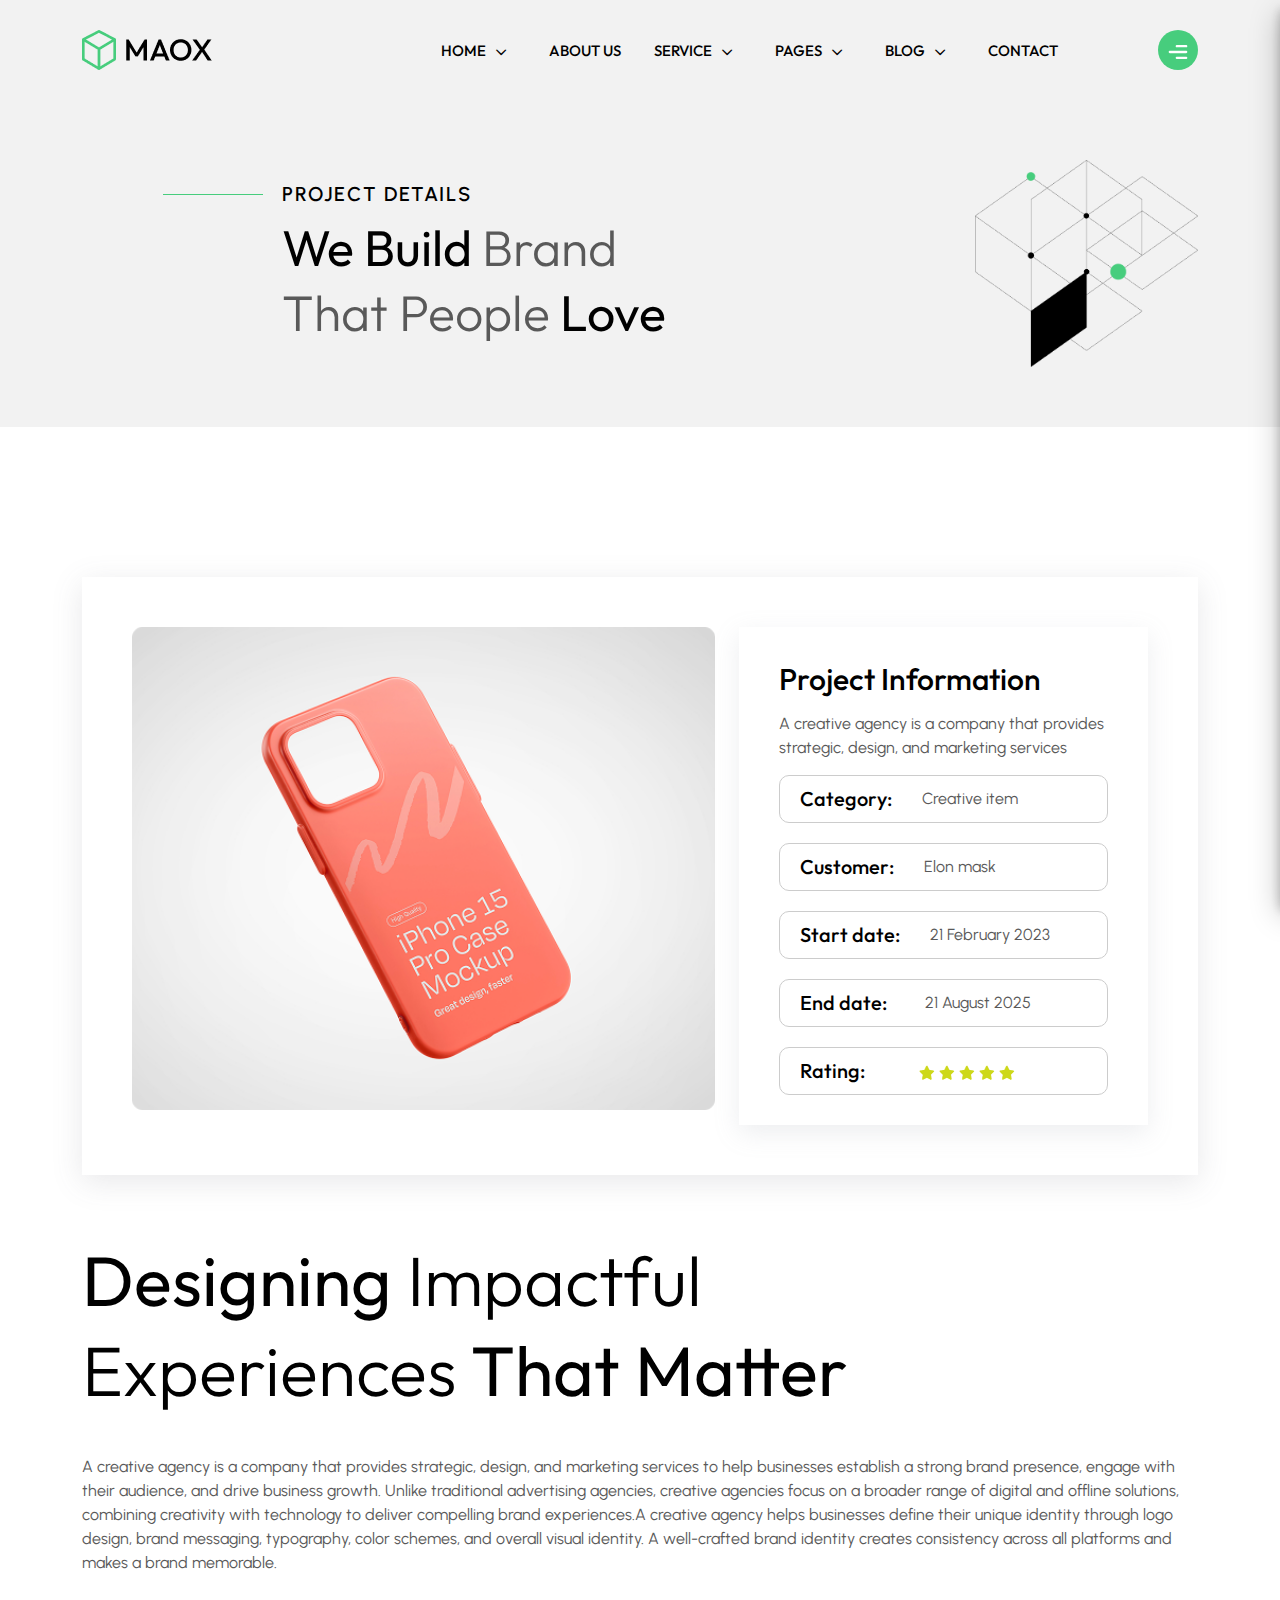
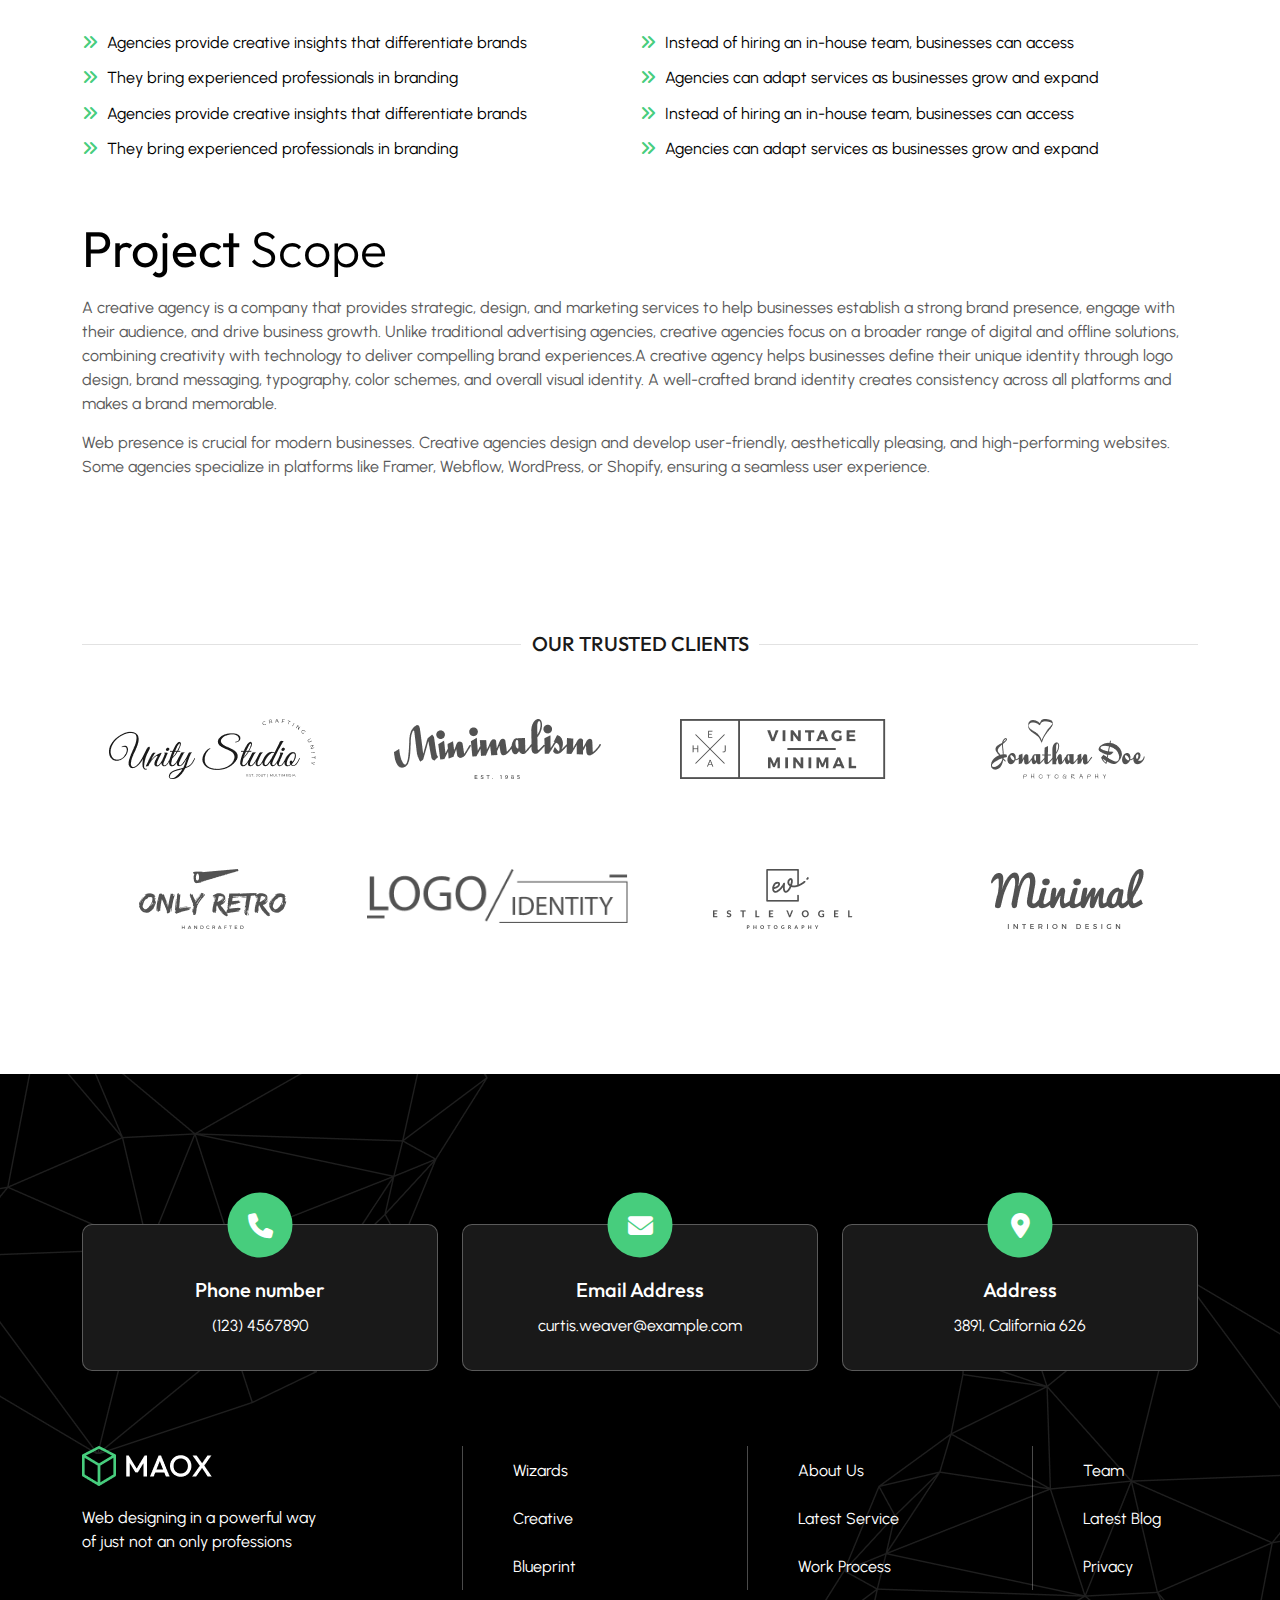
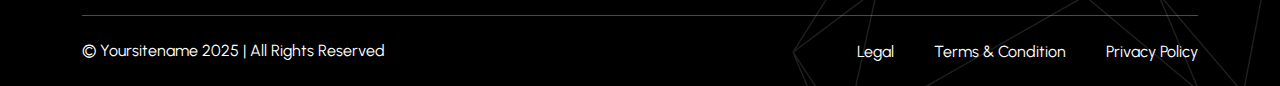
<file: project-details.html>
<!DOCTYPE html>
<html dir="ltr" lang="zxx">

<head>
  <meta name="viewport" content="width=device-width,initial-scale=1.0" />
  <meta charset="utf-8" />
  <meta name="description" content="Luxelife - Architecture & Interior Design HTML5 Template" />
  <meta name="keywords"
    content="agency, company, data, digital, innovation, innovative, it, modern, saas, start-up, startup" />
  <meta name="author" content="BoomDevs" />

  <title>MAOX HTML5 Template</title>

  <link rel="icon" type="image/png" href="images/logo/favicon.png" />

  <link rel="preconnect" href="https://fonts.googleapis.com">
  <link rel="preconnect" href="https://fonts.gstatic.com" crossorigin>
  <link href="https://fonts.googleapis.com/css2?family=Outfit:wght@100..900&family=Urbanist:ital,wght@0,100..900;1,100..900&display=swap" rel="stylesheet">
  <link rel="stylesheet" href="css/bootstrap.min.css" />
  <link rel="stylesheet" href="css/fontawesome.min.css" />
  <link rel="stylesheet" href="css/magnific-popup.css" />
  <link rel="stylesheet" href="css/slick.min.css" />
  <link rel="stylesheet" href="css/nice-select.min.css" />
  <link rel="stylesheet" href="css/animate.min.css" />
  <link rel="stylesheet" href="css/swiper-bundle.min.css" />
  <link rel="stylesheet" href="css/style.css" />


</head>

<body>
 
    <!-- Header Start !-->
    <header class="header-area style-1">
      <!-- Header Nav Menu Start -->
      <div class="header-menu-area style-1 inner-nav">
        <div class="container">
          <div class="row">
            <div class="col-12">
              <div class="header-menu-wrapper">
                <div class="logo-wrapper">
                  <div class="logo">
                    <a href="index.html" class="standard-logo">
                      <img src="images/logo/logo-2.png" alt="logo" />
                    </a>
                    <a href="index.html" class="sticky-logo">
                      <img src="images/logo/logo-2.png" alt="logo" />
                    </a>
                  </div>
                </div>
                <div class="menu">
                  <nav id="main-menu" class="main-menu">
  
                    <div class="sidebar-header show-md">
                      <a href="index.html" class="sidebar-logo">
                        <img src="images/logo/logo-2.png" alt="logo" />
                      </a>
                      
                      <div class="close-btn">
                        <i class="fa-solid fa-xmark"></i>
                      </div>
                    </div>
  
                    <ul>
                      <li class="dropdown ">
                        <a>Home</a>
                        <ul>
                          <li><a href="index.html">Home Page 1</a></li>
                          <li><a href="index-2.html">Home Page 2</a></li>
                        </ul>
                      </li>
                      <li><a href="about.html">About Us</a></li>
                      <li class="dropdown">
                        <a>Service</a>
                        <ul>
                          <li><a href="service.html">Service</a></li>
                          <li><a href="service-details.html">Service details</a></li>
                        </ul>
                      </li>
                      
                      <li class="dropdown">
                        <a>Pages</a>
                        <ul>
                          <li><a href="work.html">Project</a></li>
                          <li><a href="project-details.html">project details</a></li>
                          <li><a href="faq.html">FAQ</a></li>
                        </ul>
                      </li>
                      <li class="dropdown">
                        <a>Blog</a>
                        <ul>
                          <li><a href="blog.html">blog</a></li>
                          <li><a href="blog-details.html">blog details</a></li>
                        </ul>
                      </li>
                      <li><a href="contact.html">Contact</a></li>
                    </ul>
                    
                    <div class="sidebar-content show-md">
                      <div class="sidebar-welcome">
                        <h2>Hello There!</h2>
                        <p class="desc-text-2">Lorem ipsum dolor sit amet consectetur adipisicing elit.</p>
                      </div>
                      <div class="sidebar-info">
                        <h3>Information</h3>
                        <p class="desc-text-2">
                          (+880)1234564
                        </p>
                        <p class="desc-text-2">
                          maox.info@gmail.com
                        </p>
                        <p class="desc-text-2">
                          1901 Thorni Bridge, San Fransisco, USA
                        </p>
                      </div>
                      <div class="sidebar-social sidebar-info">
                        <h3>Follow Us</h3>
                        <div class="social-links">
                          <a href="#">
                            <i class="fa-brands fa-facebook-f"></i>
                          </a>
                          <a href="#">
                            <i class="fa-brands fa-twitter"></i>
                          </a>
                          <a href="#">
                            <i class="fa-brands fa-instagram"></i>
                          </a>
                          <a href="#">
                            <i class="fa-brands fa-linkedin"></i>
                          </a>
                        </div>
                      </div>
                    </div>
  
                  </nav>
                  <div class="menu-right ">
                    <button class="menu-btn">
                      <svg viewBox="0 0 24 24" fill="none" xmlns="http://www.w3.org/2000/svg"><g id="SVGRepo_bgCarrier" stroke-width="0"></g><g id="SVGRepo_tracerCarrier" stroke-linecap="round" stroke-linejoin="round"></g><g id="SVGRepo_iconCarrier"> <g id="Menu / Menu_Alt_02"> <path id="Vector" d="M11 17H19M5 12H19M11 7H19" stroke="#ffffff" stroke-width="2" stroke-linecap="round" stroke-linejoin="round"></path> </g> </g></svg>
                    </button>
                  </div>
  
                  <div class="sidebar">
                    <div class="sidebar-header">
                      <a href="index.html" class="sidebar-logo">
                        <img src="images/logo/logo-2.png" alt="logo" />
                      </a>
                      <div class="close-btn">
                        <i class="fa-solid fa-xmark"></i>
                      </div>
                    </div>
    
                    <div class="sidebar-content">
                      <div class="sidebar-welcome">
                        <h2>Hello There!</h2>
                        <p class="desc-text-2">Lorem ipsum dolor sit amet consectetur adipisicing elit.</p>
                      </div>
                      <div class="sidebar-info">
                        <h3>Information</h3>
                        <p class="desc-text-2">
                          (+880)1234564
                        </p>
                        <p class="desc-text-2">
                          maox.info@gmail.com
                        </p>
                        <p class="desc-text-2">
                          1901 Thorni Bridge, San Fransisco, USA
                        </p>
                      </div>
                      <div class="sidebar-social sidebar-info">
                        <h3>Follow Us</h3>
                        <div class="social-links">
                          <a href="#">
                            <i class="fa-brands fa-facebook-f"></i>
                          </a>
                          <a href="#">
                            <i class="fa-brands fa-twitter"></i>
                          </a>
                          <a href="#">
                            <i class="fa-brands fa-instagram"></i>
                          </a>
                          <a href="#">
                            <i class="fa-brands fa-linkedin"></i>
                          </a>
                        </div>
                      </div>
                    </div>
    
    
                   </div>
  
                </div>
                
              </div>
            </div>
          </div>
        </div>
      </div>
    </header>
    <!-- Header End !-->

  <!-- Breadcrum Section Start -->
   <section class="breadcrump ">
    <div class="container">
        <div class="row">
            <div class="breadcrump-wrapper">
                <div class="breadcrupm-content">
                    <div class="sec-title-wrapper">
                        <div class="sec-title style-4">
                          <h4>Project Details </h4>
                        </div>
                    </div>
                    <div class="breadcrupm-title">
                        <h3>We Build  
                         <span>Brand<br> That People</span>
                         Love</h3>
                    </div>
                </div>
                <img class="breadcrump-img" src="./images/breadcrum/breadcrum-img.png" alt="breadcrump-img">
            </div>
        </div>
    </div>
   </section>
  <!-- Breadcrum Section End -->   

   <!-- Project Details section start -->
    <section class="project-details">
      <div class="container">
        <div class="project-info-container">
          <div class="row">
            <div class="col-lg-7 ">
              <figure class="mb-0">
                <img class="project-img" src="./images/about/abt-img.png" alt="project-img">
              </figure>
            </div>
            <div class="col-lg-5 ">
              <div class="project-info">
                <h4 class="service-list-title">Project Information</h4>
                <p class="desc-text-1 mt-10">A creative agency is a company that provides strategic, design, and marketing services</p>

                <div class="info-item-container">
                  <div class="info-item">
                    <h4>Category:</h4>
                    <p class="desc-text-1 mb-0">Creative item</p>
                  </div>
                  <div class="info-item">
                    <h4>Customer:</h4>
                    <p class="desc-text-1 mb-0">Elon mask</p>
                  </div>
                  <div class="info-item">
                    <h4>Start date:</h4>
                    <p class="desc-text-1 mb-0">21 February 2023</p>
                  </div>
                  <div class="info-item">
                    <h4>End date:</h4>
                    <p class="desc-text-1 mb-0 ms-2">21 August 2025</p>
                  </div>
                  <div class="info-item">
                    <h4>Rating:</h4>
                    <p class="desc-text-1 mb-0 ms-4">
                      <img src="./images/inner-page/star5.png" alt="star">
                      <img src="./images/inner-page/star5.png" alt="star">
                      <img src="./images/inner-page/star5.png" alt="star">
                      <img src="./images/inner-page/star5.png" alt="star">
                      <img src="./images/inner-page/star5.png" alt="star">
                    </p>
                  </div>
                </div>
              </div>
            </div>
          </div>
        </div>
        <div class="row">
          <div class="project-details-container">

            <div class="section-heading-wrapper">
              <div class="section-heading style-1 style-2 mb-3">
                <h2>Designing <span>Impactful<br> Experiences</span> That Matter</h2>
              </div>
            </div>
            <p class="desc-text-1">
              A creative agency is a company that provides strategic, design, and marketing services to help businesses establish a strong brand presence, engage with their audience, and drive business growth. Unlike traditional advertising agencies, creative agencies focus on a broader range of digital and offline solutions, combining creativity with technology to deliver compelling brand experiences.A creative agency helps businesses define their unique identity through logo design, brand messaging, typography, color schemes, and overall visual identity. A well-crafted brand identity creates consistency across all platforms and makes a brand memorable.
            </p>

            <ul class="services-list ms-0 ps-0 style-2">
              <li class="desc-text-1">
                  <i class="fa-solid fa-angles-right"></i>
                  Agencies provide creative insights that differentiate brands
              </li>
              <li class="desc-text-1">
                  <i class="fa-solid fa-angles-right"></i>
                  Instead of hiring an in-house team, businesses can access
              </li>
              <li class="desc-text-1">
                  <i class="fa-solid fa-angles-right"></i>
                  They bring experienced professionals in branding
              </li>
              <li class="desc-text-1">
                  <i class="fa-solid fa-angles-right"></i>
                  Agencies can adapt services as businesses grow and expand
              </li>
              <li class="desc-text-1">
                  <i class="fa-solid fa-angles-right"></i>
                  Agencies provide creative insights that differentiate brands
              </li>
              <li class="desc-text-1">
                  <i class="fa-solid fa-angles-right"></i>
                  Instead of hiring an in-house team, businesses can access
              </li>
              <li class="desc-text-1">
                  <i class="fa-solid fa-angles-right"></i>
                  They bring experienced professionals in branding
              </li>
              <li class="desc-text-1">
                  <i class="fa-solid fa-angles-right"></i>
                  Agencies can adapt services as businesses grow and expand
              </li>
            </ul>

            <h2 class="heading-title">Project <span>Scope</span></h2>

            <p class="desc-text-1">
              A creative agency is a company that provides strategic, design, and marketing services to help businesses establish a strong brand presence, engage with their audience, and drive business growth. Unlike traditional advertising agencies, creative agencies focus on a broader range of digital and offline solutions, combining creativity with technology to deliver compelling brand experiences.A creative agency helps businesses define their unique identity through logo design, brand messaging, typography, color schemes, and overall visual identity. A well-crafted brand identity creates consistency across all platforms and makes a brand memorable.
            </p>

            <p class="desc-text-1 mb-0">
              Web presence is crucial for modern businesses. Creative agencies design and develop user-friendly, aesthetically pleasing, and high-performing websites. Some agencies specialize in platforms like Framer, Webflow, WordPress, or Shopify, ensuring a seamless user experience.
            </p>

          </div>
        </div>
      </div>
    </section>
   <!-- Service Details section end -->

 <!-- Trusted Clients Area Start Style-1 !-->
 <section class="trusted-clients">
  <div class="container ">
    <div class="row ">
      <div class="sec-title-wrapper ">
        <div class="sec-title style-1">
          <h4>Our Trusted Clients </h4>
        </div>
      </div>
    </div>

    <div class="row row-gap">
      
        <div class="col-lg-3 col-sm-3 col-4">
          <div class="client">
            <img src="./images/trusted-clients/client_1.png" alt="client">
          </div>
        </div>
        <div class="col-lg-3 col-sm-3 col-4">
          <div class="client">
            <img src="./images/trusted-clients/client_2.png" alt="client">
          </div>
        </div>
        <div class="col-lg-3 col-sm-3 col-4">
          <div class="client">
            <img src="./images/trusted-clients/client_3.png" alt="client">
          </div>
        </div>
        <div class="col-lg-3 col-sm-3 col-4">
          <div class="client">
            <img src="./images/trusted-clients/client_4.png" alt="client">
          </div>
        </div>
        <div class="col-lg-3 col-sm-3 col-4">
          <div class="client">
            <img src="./images/trusted-clients/client_5.png" alt="client">
          </div>
        </div>
        <div class="col-lg-3 col-sm-3 col-4">
          <div class="client">
            <img src="./images/trusted-clients/client_6.png" alt="client">
          </div>
        </div>
        <div class="col-lg-3 col-sm-3 col-4">
          <div class="client">
            <img src="./images/trusted-clients/client_7.png" alt="client">
          </div>
        </div>
        <div class="col-lg-3 col-sm-3 col-4">
          <div class="client">
            <img src="./images/trusted-clients/client_8.png" alt="client">
          </div>
        </div>
        <div class="col-lg-3 col-sm-3 col-4 toggle-client">
          <div class="client">
            <img src="./images/trusted-clients/client_5.png" alt="client">
          </div>
        </div>
    </div>

  </div>
</section> 
<!-- Trusted Clients Area End Style-1 !-->



  <!-- Footer Area Start style-1 -->
  <footer class="footer-area">
    <div class="container-wrapper">
      <div class="container">
        <div class="row g-4">
          <div class="col-md-4 ">
            <div class="footer-widget">
              <h5>Phone number</h5>
              <a href="tel:123456789">(123) 4567890</a>
              <span><i class="fa fa-phone"></i></span>
            </div>
          </div>
          <div class="col-md-4 ">
            <div class="footer-widget">
              <h5>Email Address</h5>
              <a href="mailto:curtis.weaver@example.com">curtis.weaver@example.com</a>
              <span><i class="fa-solid fa-envelope"></i></span>
            </div>
          </div>
          <div class="col-md-4 ">
            <div class="footer-widget">
              <h5>Address</h5>
              <a href="#">3891, California 626</a>
              <span><i class="fa-solid fa-location-dot"></i></span>
            </div>
          </div>
        </div>
        <div class="row mt-75">
          
            <div class="col-lg-4 col-md-6 col-sm-6">
              <div class="footer-widget-logo">
                <a href="index.html"><img src="./images/logo/logo-1.png" alt="Logo"></a>
                <p>Web designing in a powerful way <br> of just not an only professions</p>
              </div>
            </div>
            <div class="col-lg-3 col-md-6 col-sm-6 col-4">
              <ul class="footer-widget-links">
                <li><a href="about.html">Wizards</a></li>
                <li><a href="about.html">Creative</a></li>
                <li><a href="contact.html">Blueprint</a></li>
              </ul>
            </div>
            <div class="col-lg-3 col-md-6 col-sm-6 col-4">
              <ul class="footer-widget-links">
                <li><a href="about.html">About Us</a></li>
                <li><a href="service.html">Latest Service</a></li>
                <li><a href="work.html">Work Process</a></li>
              </ul>
            </div>
            <div class="col-lg-2 col-md-6 col-sm-6 col-4">
              <ul class="footer-widget-links">
                <li><a href="about.html">Team</a></li>
                <li><a href="blog.html">Latest Blog</a></li>
                <li><a href="contact.html">Privacy </a></li>
              </ul>
            </div>
          
        </div>
        <div class="footer-bottom">
          <p>© Yoursitename  2025 | All Rights Reserved</p>
          <ul>
            <li><a href="about.html">Legal</a></li>
            <li><a href="about.html">Terms & Condition</a></li>
            <li><a href="contact.html">Privacy Policy</a></li>
          </ul>
        </div>
      </div>
    </div>
    <div class="vector vector-1">
      <img src="./images/footer/footer-vector1.png" alt="vector">
    </div>
    <div class="vector vector-2">
      <img src="./images/footer/footer-vector2.png" alt="vector">
    </div>
  
   </footer>
    <!-- Footer Area End style-1 -->


  
    <script src="js/jquery.min.js"></script>
  <script src="js/bootstrap.min.js"></script>
  <script src="js/jquery.nice-select.min.js"></script>
  <script src="js/swiper-bundle.min.js"></script>
  <script src="js/slick.min.js"></script>
  <script src="js/venobox.min.js"></script>
  <script src="js/jquery.counterup.min.js"></script>
  <script src="js/waypoints.js"></script>
  <script src="js/wow.min.js"></script>
  <script src="js/custom.js"></script>
</body>

</html>
</file>
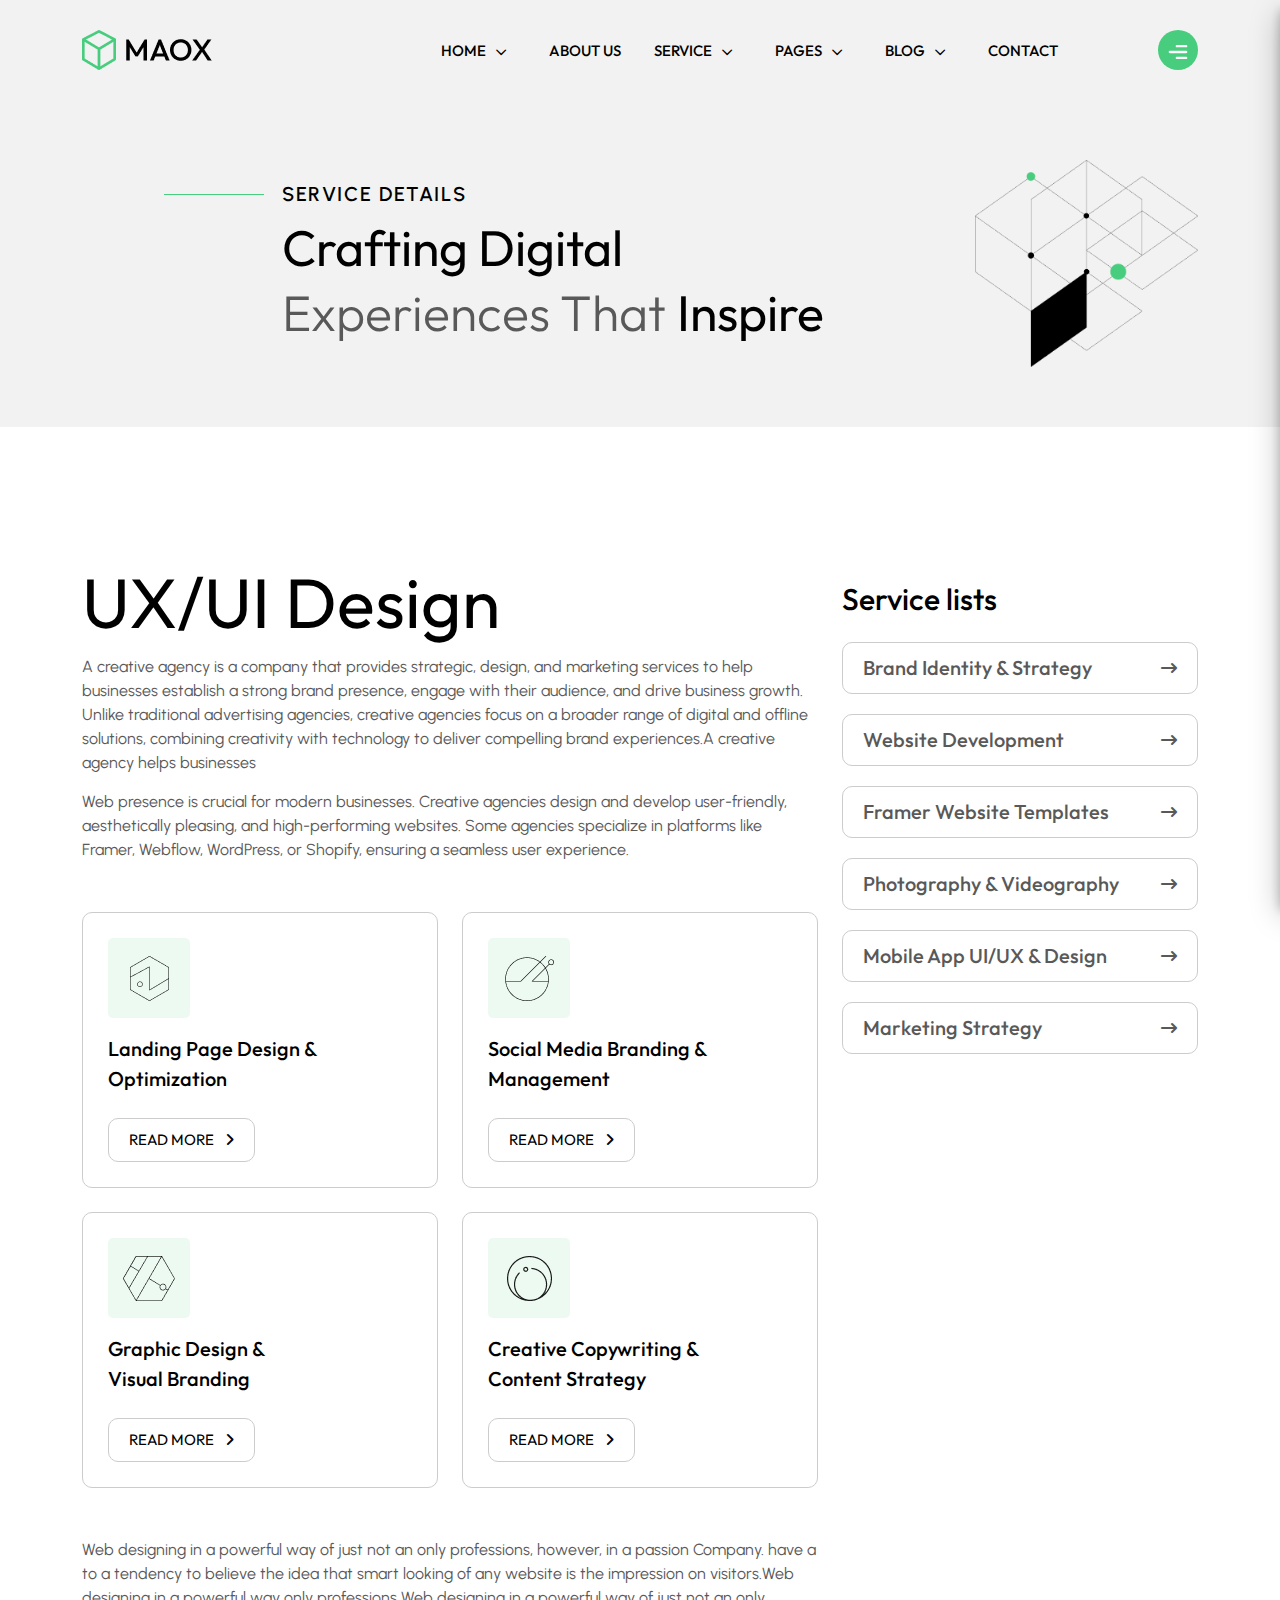
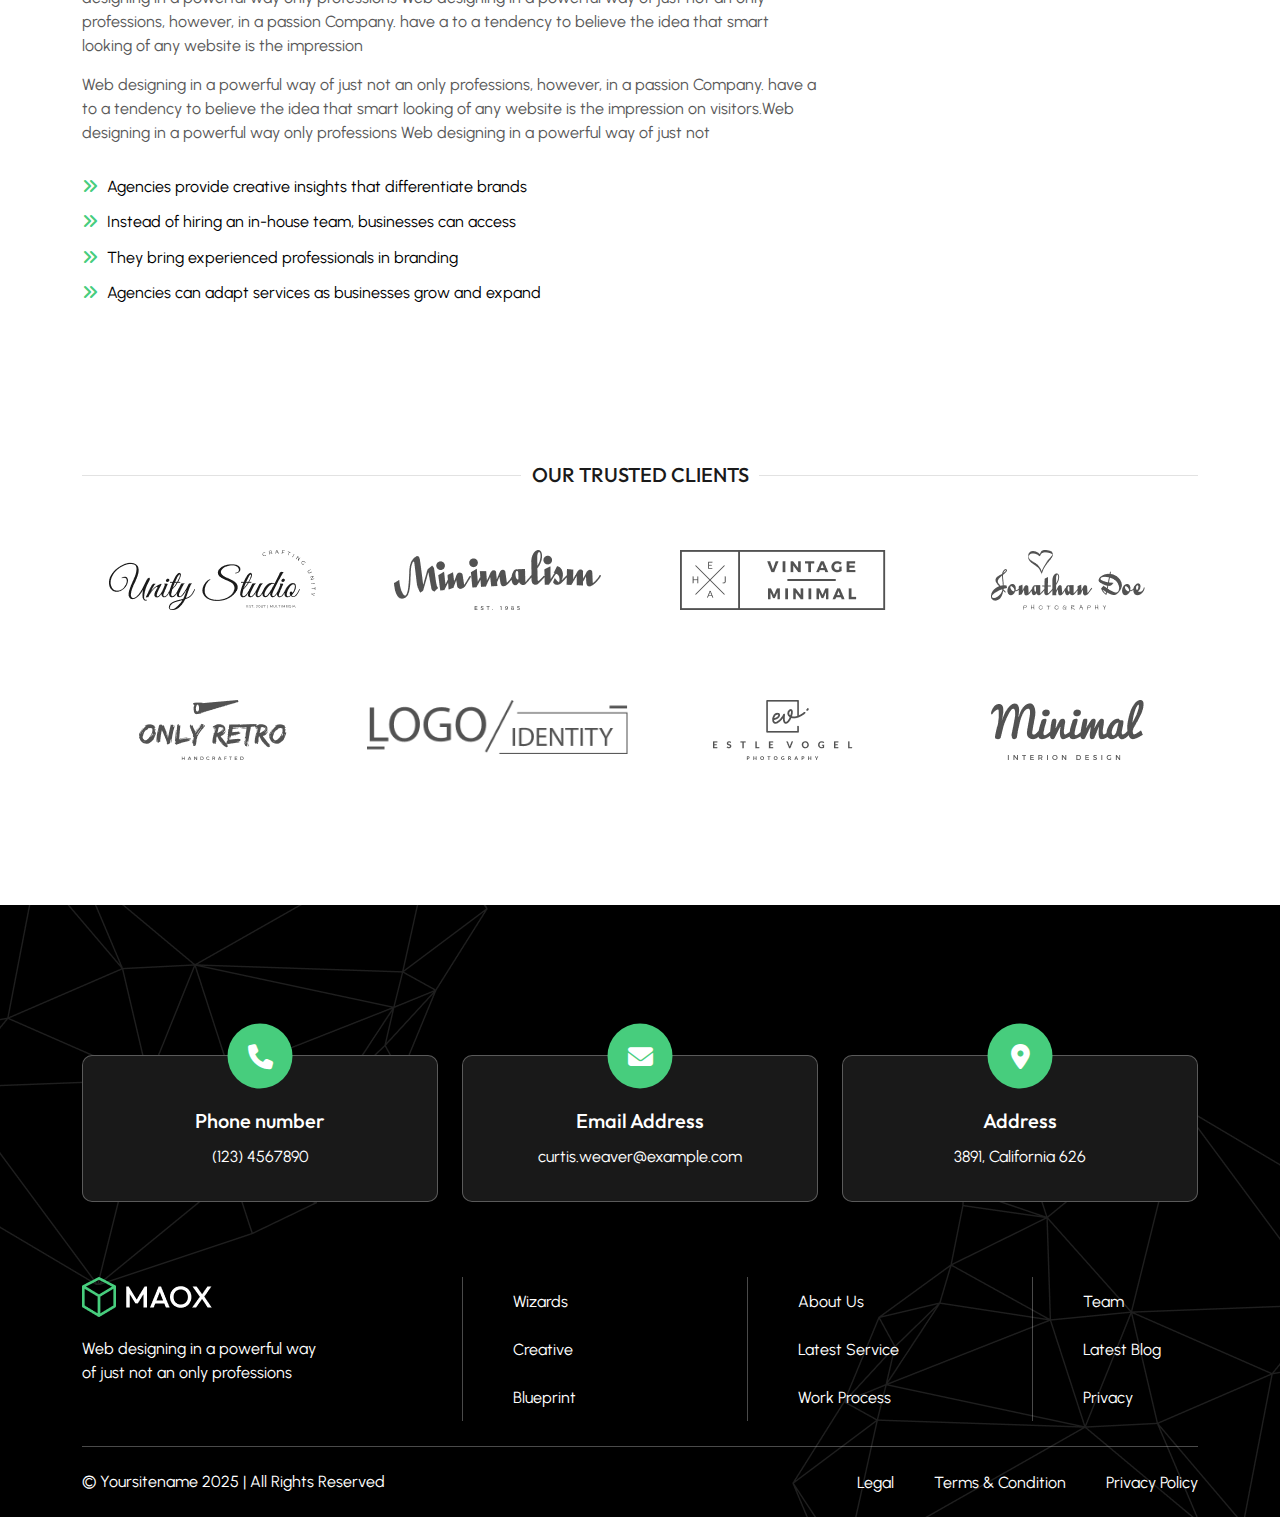
<file: service-details.html>
<!DOCTYPE html>
<html dir="ltr" lang="zxx">

<head>
  <meta name="viewport" content="width=device-width,initial-scale=1.0" />
  <meta charset="utf-8" />
  <meta name="description" content="Luxelife - Architecture & Interior Design HTML5 Template" />
  <meta name="keywords"
    content="agency, company, data, digital, innovation, innovative, it, modern, saas, start-up, startup" />
  <meta name="author" content="BoomDevs" />

  <title>MAOX HTML5 Template</title>

  <link rel="icon" type="image/png" href="images/logo/favicon.png" />

  <link rel="preconnect" href="https://fonts.googleapis.com">
  <link rel="preconnect" href="https://fonts.gstatic.com" crossorigin>
  <link href="https://fonts.googleapis.com/css2?family=Outfit:wght@100..900&family=Urbanist:ital,wght@0,100..900;1,100..900&display=swap" rel="stylesheet">

  <link rel="stylesheet" href="css/bootstrap.min.css" />
  <link rel="stylesheet" href="css/fontawesome.min.css" />
  <link rel="stylesheet" href="css/magnific-popup.css" />
  <link rel="stylesheet" href="css/slick.min.css" />
  <link rel="stylesheet" href="css/nice-select.min.css" />
  <link rel="stylesheet" href="css/animate.min.css" />
  <link rel="stylesheet" href="css/swiper-bundle.min.css" />
  <link rel="stylesheet" href="css/style.css" />

</head>

<body>

    <!-- Header Start !-->
    <header class="header-area style-1">
      <!-- Header Nav Menu Start -->
      <div class="header-menu-area style-1 inner-nav">
        <div class="container">
          <div class="row">
            <div class="col-12">
              <div class="header-menu-wrapper">
                <div class="logo-wrapper">
                  <div class="logo">
                    <a href="index.html" class="standard-logo">
                      <img src="images/logo/logo-2.png" alt="logo" />
                    </a>
                    <a href="index.html" class="sticky-logo">
                      <img src="images/logo/logo-2.png" alt="logo" />
                    </a>
                  </div>
                </div>
                <div class="menu">
                  <nav id="main-menu" class="main-menu">
  
                    <div class="sidebar-header show-md">
                      <a href="index.html" class="sidebar-logo">
                        <img src="images/logo/logo-2.png" alt="logo" />
                      </a>
                      
                      <div class="close-btn">
                        <i class="fa-solid fa-xmark"></i>
                      </div>
                    </div>
  
                    <ul>
                      <li class="dropdown ">
                        <a>Home</a>
                        <ul>
                          <li><a href="index.html">Home Page 1</a></li>
                          <li><a href="index-2.html">Home Page 2</a></li>
                        </ul>
                      </li>
                      <li><a href="about.html">About Us</a></li>
                      <li class="dropdown">
                        <a>Service</a>
                        <ul>
                          <li><a href="service.html">Service</a></li>
                          <li><a href="service-details.html">Service details</a></li>
                        </ul>
                      </li>
                      
                      <li class="dropdown">
                        <a>Pages</a>
                        <ul>
                          <li><a href="work.html">Project</a></li>
                          <li><a href="project-details.html">project details</a></li>
                          <li><a href="faq.html">FAQ</a></li>
                        </ul>
                      </li>
                      <li class="dropdown">
                        <a>Blog</a>
                        <ul>
                          <li><a href="blog.html">blog</a></li>
                          <li><a href="blog-details.html">blog details</a></li>
                        </ul>
                      </li>
                      <li><a href="contact.html">Contact</a></li>
                    </ul>
                    
                    <div class="sidebar-content show-md">
                      <div class="sidebar-welcome">
                        <h2>Hello There!</h2>
                        <p class="desc-text-2">Lorem ipsum dolor sit amet consectetur adipisicing elit.</p>
                      </div>
                      <div class="sidebar-info">
                        <h3>Information</h3>
                        <p class="desc-text-2">
                          (+880)1234564
                        </p>
                        <p class="desc-text-2">
                          maox.info@gmail.com
                        </p>
                        <p class="desc-text-2">
                          1901 Thorni Bridge, San Fransisco, USA
                        </p>
                      </div>
                      <div class="sidebar-social sidebar-info">
                        <h3>Follow Us</h3>
                        <div class="social-links">
                          <a href="#">
                            <i class="fa-brands fa-facebook-f"></i>
                          </a>
                          <a href="#">
                            <i class="fa-brands fa-twitter"></i>
                          </a>
                          <a href="#">
                            <i class="fa-brands fa-instagram"></i>
                          </a>
                          <a href="#">
                            <i class="fa-brands fa-linkedin"></i>
                          </a>
                        </div>
                      </div>
                    </div>
  
                  </nav>
                  <div class="menu-right ">
                    <button class="menu-btn">
                      <svg viewBox="0 0 24 24" fill="none" xmlns="http://www.w3.org/2000/svg"><g id="SVGRepo_bgCarrier" stroke-width="0"></g><g id="SVGRepo_tracerCarrier" stroke-linecap="round" stroke-linejoin="round"></g><g id="SVGRepo_iconCarrier"> <g id="Menu / Menu_Alt_02"> <path id="Vector" d="M11 17H19M5 12H19M11 7H19" stroke="#ffffff" stroke-width="2" stroke-linecap="round" stroke-linejoin="round"></path> </g> </g></svg>
                    </button>
                  </div>
  
                  <div class="sidebar">
                    <div class="sidebar-header">
                      <a href="index.html" class="sidebar-logo">
                        <img src="images/logo/logo-2.png" alt="logo" />
                      </a>
                      <div class="close-btn">
                        <i class="fa-solid fa-xmark"></i>
                      </div>
                    </div>
    
                    <div class="sidebar-content">
                      <div class="sidebar-welcome">
                        <h2>Hello There!</h2>
                        <p class="desc-text-2">Lorem ipsum dolor sit amet consectetur adipisicing elit.</p>
                      </div>
                      <div class="sidebar-info">
                        <h3>Information</h3>
                        <p class="desc-text-2">
                          (+880)1234564
                        </p>
                        <p class="desc-text-2">
                          maox.info@gmail.com
                        </p>
                        <p class="desc-text-2">
                          1901 Thorni Bridge, San Fransisco, USA
                        </p>
                      </div>
                      <div class="sidebar-social sidebar-info">
                        <h3>Follow Us</h3>
                        <div class="social-links">
                          <a href="#">
                            <i class="fa-brands fa-facebook-f"></i>
                          </a>
                          <a href="#">
                            <i class="fa-brands fa-twitter"></i>
                          </a>
                          <a href="#">
                            <i class="fa-brands fa-instagram"></i>
                          </a>
                          <a href="#">
                            <i class="fa-brands fa-linkedin"></i>
                          </a>
                        </div>
                      </div>
                    </div>
    
    
                   </div>
  
                </div>
                
              </div>
            </div>
          </div>
        </div>
      </div>
    </header>
    <!-- Header End !-->

  <!-- Breadcrum Section Start -->
   <section class="breadcrump ">
    <div class="container">
        <div class="row">
            <div class="breadcrump-wrapper">
                <div class="breadcrupm-content">
                    <div class="sec-title-wrapper">
                        <div class="sec-title style-4">
                          <h4>Service Details </h4>
                        </div>
                    </div>
                    <div class="breadcrupm-title">
                        <h3>Crafting Digital<br> 
                         <span> Experiences That </span>
                         Inspire</h3>
                    </div>
                </div>
                <img class="breadcrump-img" src="./images/breadcrum/breadcrum-img.png" alt="breadcrump-img">
            </div>
        </div>
    </div>
   </section>
  <!-- Breadcrum Section End -->   

   <!-- Service Details section start -->
    <section class="service-details">
        <div class="container">
            <div class="row">
                <div class="col-lg-8">
                    <div class="item-details-container">
                        <h2 class="item-title mb-2">UX/UI Design</h2>
                        <p class="desc-text-1 text-justify">
                            A creative agency is a company that provides strategic, design, and marketing services to help businesses establish a strong brand presence, engage with their audience, and drive business growth. Unlike traditional advertising agencies, creative agencies focus on a broader range of digital and offline solutions, combining creativity with technology to deliver compelling brand experiences.A creative agency helps businesses
                        </p>
                        <p class="desc-text-1">
                            Web presence is crucial for modern businesses. Creative agencies design and develop user-friendly, aesthetically pleasing, and high-performing websites. Some agencies specialize in platforms like Framer, Webflow, WordPress, or Shopify, ensuring a seamless user experience.
                        </p>

                        <div class="service-card-container">
                            <div class="row g-4">
                                <div class="col-sm-6">
                                    <div class="service-card">
                                        <figure>
                                            <img src="./images/inner-page/service-details-card1.png" alt="service-icon">
                                        </figure>
                                        <h4><a href="service-details.html">Landing Page Design &<br> Optimization</a></h4>
                                        <a href="service-details.html" class="read-more-btn style-3 mt-4">Read More <i class="fa fa-angle-right"></i></a>
                                    </div>
                                </div>
                                <div class="col-sm-6">
                                    <div class="service-card">
                                        <figure>
                                            <img src="./images/inner-page/service-details-card2.png" alt="service-icon">
                                        </figure>
                                        <h4><a href="service-details.html">Social Media Branding &<br> Management</a></h4>
                                        <a href="service-details.html" class="read-more-btn style-3 mt-4">Read More <i class="fa fa-angle-right"></i></a>
                                    </div>
                                </div>
                                <div class="col-sm-6">
                                    <div class="service-card">
                                        <figure>
                                            <img src="./images/inner-page/service-details-card3.png" alt="service-icon">
                                        </figure>
                                        <h4><a href="service-details.html">Graphic Design &<br> Visual Branding</a></h4>
                                        <a href="service-details.html" class="read-more-btn style-3 mt-4">Read More <i class="fa fa-angle-right"></i></a>
                                    </div>
                                </div>
                                <div class="col-sm-6">
                                    <div class="service-card">
                                        <figure>
                                            <img src="./images/inner-page/service-details-card4.png" alt="service-icon">
                                        </figure>
                                        <h4><a href="service-details.html">Creative Copywriting &<br> Content Strategy</a></h4>
                                        <a href="service-details.html" class="read-more-btn style-3 mt-4">Read More <i class="fa fa-angle-right"></i></a>
                                    </div>
                                </div>
                            </div>
                        </div>

                        <p class="desc-text-1">
                            Web designing in a powerful way of just not an only professions, however, in a passion  Company.  have a to a tendency to believe the idea that smart looking of any website is the  impression on visitors.Web designing in a powerful way only professions Web designing in a powerful way of just not an only professions, however, in a passion  Company.  have a to a tendency to believe the idea that smart looking of any website is the  impression 
                        </p>
                        <p class="desc-text-1">
                            Web designing in a powerful way of just not an only professions, however, in a passion  Company.  have a to a tendency to believe the idea that smart looking of any website is the  impression on visitors.Web designing in a powerful way only professions Web designing in a powerful way of just not
                        </p>

                        <ul class="services-list for-mb ms-0 ps-0 mt-4 ">
                            <li class="desc-text-1">
                                <i class="fa-solid fa-angles-right"></i>
                                Agencies provide creative insights that differentiate brands
                            </li>
                            <li class="desc-text-1">
                                <i class="fa-solid fa-angles-right"></i>
                                Instead of hiring an in-house team, businesses can access
                            </li>
                            <li class="desc-text-1">
                                <i class="fa-solid fa-angles-right"></i>
                                They bring experienced professionals in branding
                            </li>
                            <li class="desc-text-1">
                                <i class="fa-solid fa-angles-right"></i>
                                Agencies can adapt services as businesses grow and expand
                            </li>
                        </ul>
                    </div>
                </div>
                <div class="col-lg-4">
                    <h3 class="service-list-title">Service lists</h3>
                    <div class="service-list-container">
                        <div class="service-list-item">
                            <h4><a href="service-details.html">Brand Identity & Strategy</a></h4>
                            <i class="fa fa-arrow-right-long"></i>
                        </div>
                        <div class="service-list-item">
                            <h4><a href="service-details.html">Website Development</a></h4>
                            <i class="fa fa-arrow-right-long"></i>
                        </div>
                        <div class="service-list-item">
                            <h4><a href="service-details.html">Framer Website Templates</a></h4>
                            <i class="fa fa-arrow-right-long"></i>
                        </div>
                        <div class="service-list-item">
                            <h4><a href="service-details.html">Photography & Videography</a></h4>
                            <i class="fa fa-arrow-right-long"></i>
                        </div>
                        <div class="service-list-item">
                            <h4><a href="service-details.html">Mobile App UI/UX & Design</a></h4>
                            <i class="fa fa-arrow-right-long"></i>
                        </div>
                        <div class="service-list-item">
                            <h4><a href="service-details.html">Marketing Strategy</a></h4>
                            <i class="fa fa-arrow-right-long"></i>
                        </div>
                    </div>
                </div>
            </div>
        </div>
    </section>
   <!-- Service Details section end -->

  <!-- Trusted Clients Area Start Style-1 !-->
  <section class="trusted-clients">
    <div class="container ">
      <div class="row ">
        <div class="sec-title-wrapper ">
          <div class="sec-title style-1">
            <h4>Our Trusted Clients </h4>
          </div>
        </div>
      </div>

      <div class="row row-gap">
        
          <div class="col-lg-3 col-sm-3 col-4">
            <div class="client">
              <img src="./images/trusted-clients/client_1.png" alt="client">
            </div>
          </div>
          <div class="col-lg-3 col-sm-3 col-4">
            <div class="client">
              <img src="./images/trusted-clients/client_2.png" alt="client">
            </div>
          </div>
          <div class="col-lg-3 col-sm-3 col-4">
            <div class="client">
              <img src="./images/trusted-clients/client_3.png" alt="client">
            </div>
          </div>
          <div class="col-lg-3 col-sm-3 col-4">
            <div class="client">
              <img src="./images/trusted-clients/client_4.png" alt="client">
            </div>
          </div>
          <div class="col-lg-3 col-sm-3 col-4">
            <div class="client">
              <img src="./images/trusted-clients/client_5.png" alt="client">
            </div>
          </div>
          <div class="col-lg-3 col-sm-3 col-4">
            <div class="client">
              <img src="./images/trusted-clients/client_6.png" alt="client">
            </div>
          </div>
          <div class="col-lg-3 col-sm-3 col-4">
            <div class="client">
              <img src="./images/trusted-clients/client_7.png" alt="client">
            </div>
          </div>
          <div class="col-lg-3 col-sm-3 col-4">
            <div class="client">
              <img src="./images/trusted-clients/client_8.png" alt="client">
            </div>
          </div>
          <div class="col-lg-3 col-sm-3 col-4 toggle-client">
            <div class="client">
              <img src="./images/trusted-clients/client_5.png" alt="client">
            </div>
          </div>
      </div>

    </div>
  </section> 
  <!-- Trusted Clients Area End Style-1 !-->
 


  <!-- Footer Area Start style-1 -->
  <footer class="footer-area ">
    <div class="container-wrapper">
      <div class="container">
        <div class="row g-4">
          <div class="col-md-4 ">
            <div class="footer-widget">
              <h5>Phone number</h5>
              <a href="tel:123456789">(123) 4567890</a>
              <span><i class="fa fa-phone"></i></span>
            </div>
          </div>
          <div class="col-md-4 ">
            <div class="footer-widget">
              <h5>Email Address</h5>
              <a href="mailto:curtis.weaver@example.com">curtis.weaver@example.com</a>
              <span><i class="fa-solid fa-envelope"></i></span>
            </div>
          </div>
          <div class="col-md-4 ">
            <div class="footer-widget">
              <h5>Address</h5>
              <a href="#">3891, California 626</a>
              <span><i class="fa-solid fa-location-dot"></i></span>
            </div>
          </div>
        </div>
        <div class="row mt-75">
          
            <div class="col-lg-4 col-md-6 col-sm-6">
              <div class="footer-widget-logo">
                <a href="index.html"><img src="./images/logo/logo-1.png" alt="Logo"></a>
                <p>Web designing in a powerful way <br> of just not an only professions</p>
              </div>
            </div>
            <div class="col-lg-3 col-md-6 col-sm-6 col-4">
              <ul class="footer-widget-links">
                <li><a href="about.html">Wizards</a></li>
                <li><a href="about.html">Creative</a></li>
                <li><a href="contact.html">Blueprint</a></li>
              </ul>
            </div>
            <div class="col-lg-3 col-md-6 col-sm-6 col-4">
              <ul class="footer-widget-links">
                <li><a href="about.html">About Us</a></li>
                <li><a href="service.html">Latest Service</a></li>
                <li><a href="work.html">Work Process</a></li>
              </ul>
            </div>
            <div class="col-lg-2 col-md-6 col-sm-6 col-4">
              <ul class="footer-widget-links">
                <li><a href="about.html">Team</a></li>
                <li><a href="blog.html">Latest Blog</a></li>
                <li><a href="contact.html">Privacy </a></li>
              </ul>
            </div>
          
        </div>
        <div class="footer-bottom">
          <p>© Yoursitename  2025 | All Rights Reserved</p>
          <ul>
            <li><a href="about.html">Legal</a></li>
            <li><a href="about.html">Terms & Condition</a></li>
            <li><a href="contact.html">Privacy Policy</a></li>
           
          </ul>
        </div>
      </div>
    </div>
    <div class="vector vector-1">
      <img src="./images/footer/footer-vector1.png" alt="vector">
    </div>
    <div class="vector vector-2">
      <img src="./images/footer/footer-vector2.png" alt="vector">
    </div>
  
  </footer>
    <!-- Footer Area End style-1 -->

 
    <script src="js/jquery.min.js"></script>
  <script src="js/bootstrap.min.js"></script>
  <script src="js/jquery.nice-select.min.js"></script>
  <script src="js/swiper-bundle.min.js"></script>
  <script src="js/slick.min.js"></script>
  <script src="js/venobox.min.js"></script>
  <script src="js/jquery.counterup.min.js"></script>
  <script src="js/waypoints.js"></script>
  <script src="js/wow.min.js"></script>
  <script src="js/custom.js"></script>
</body>

</html>
</file>
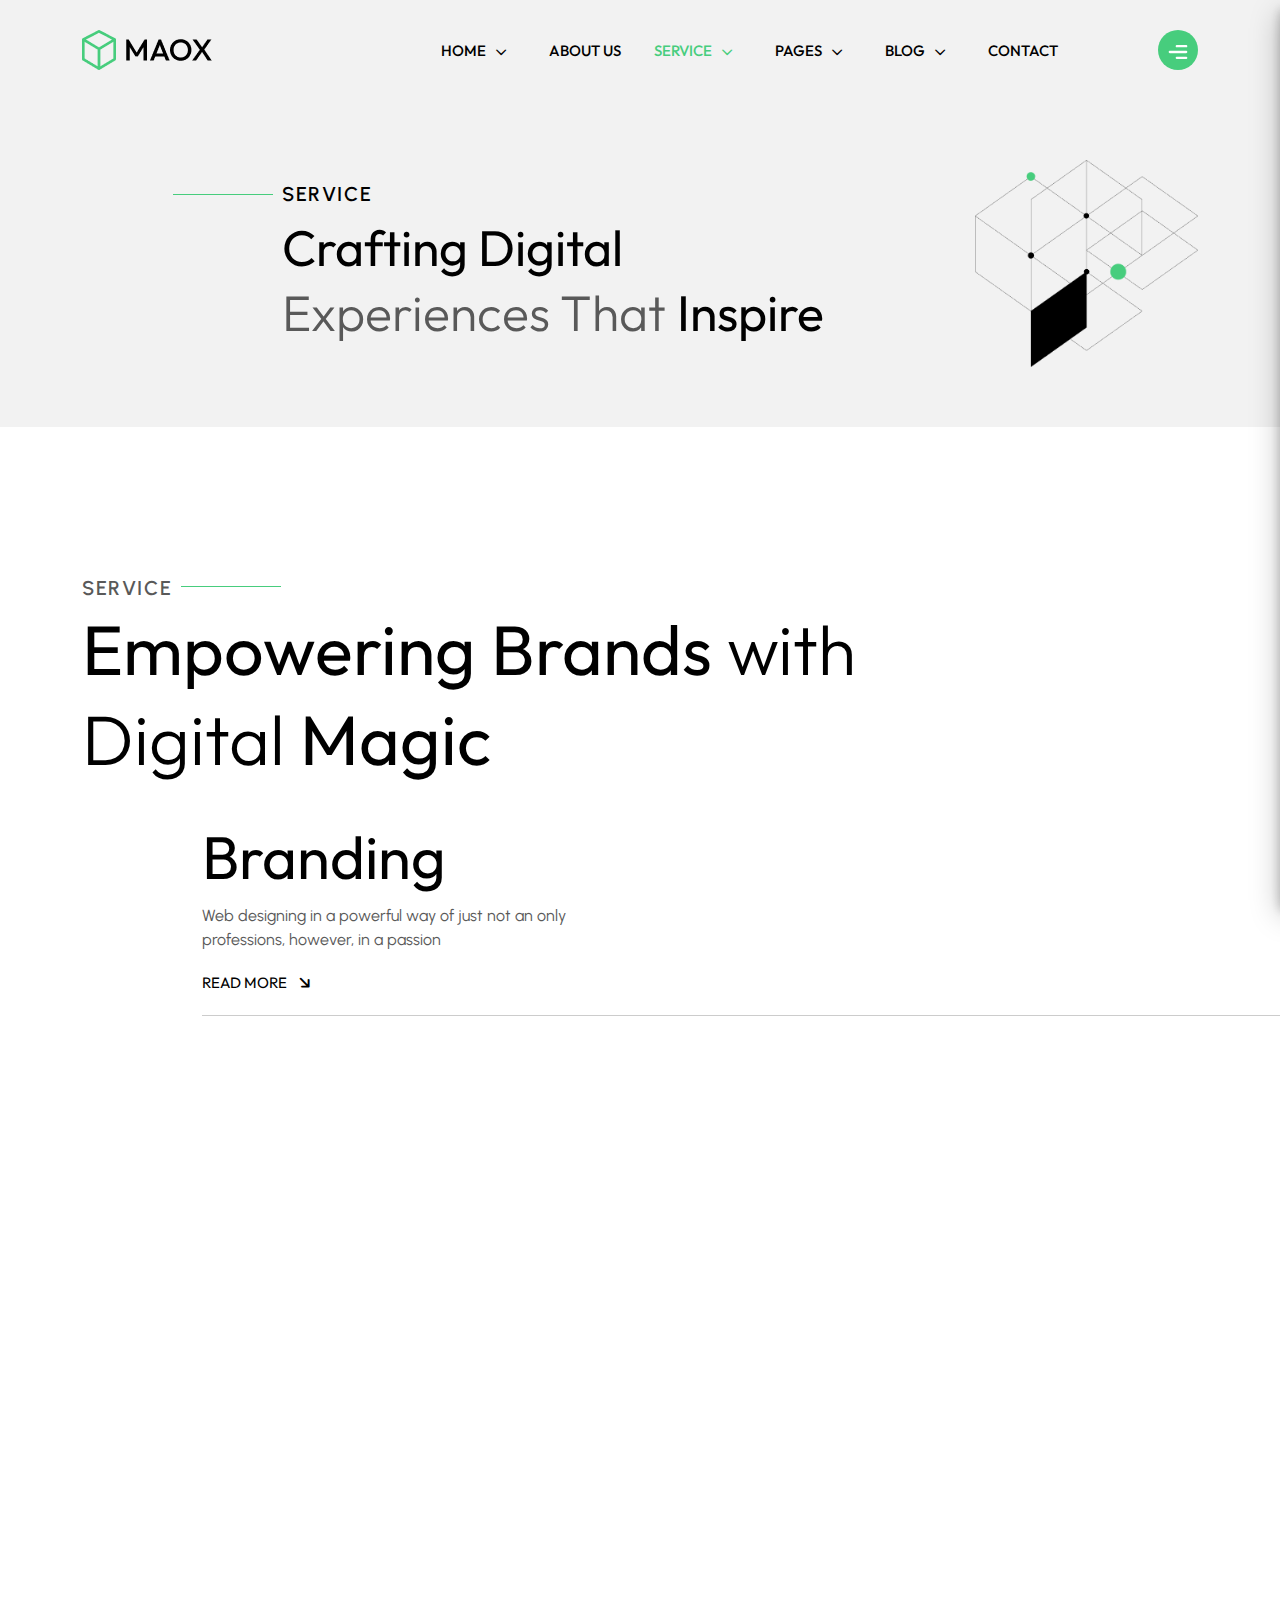
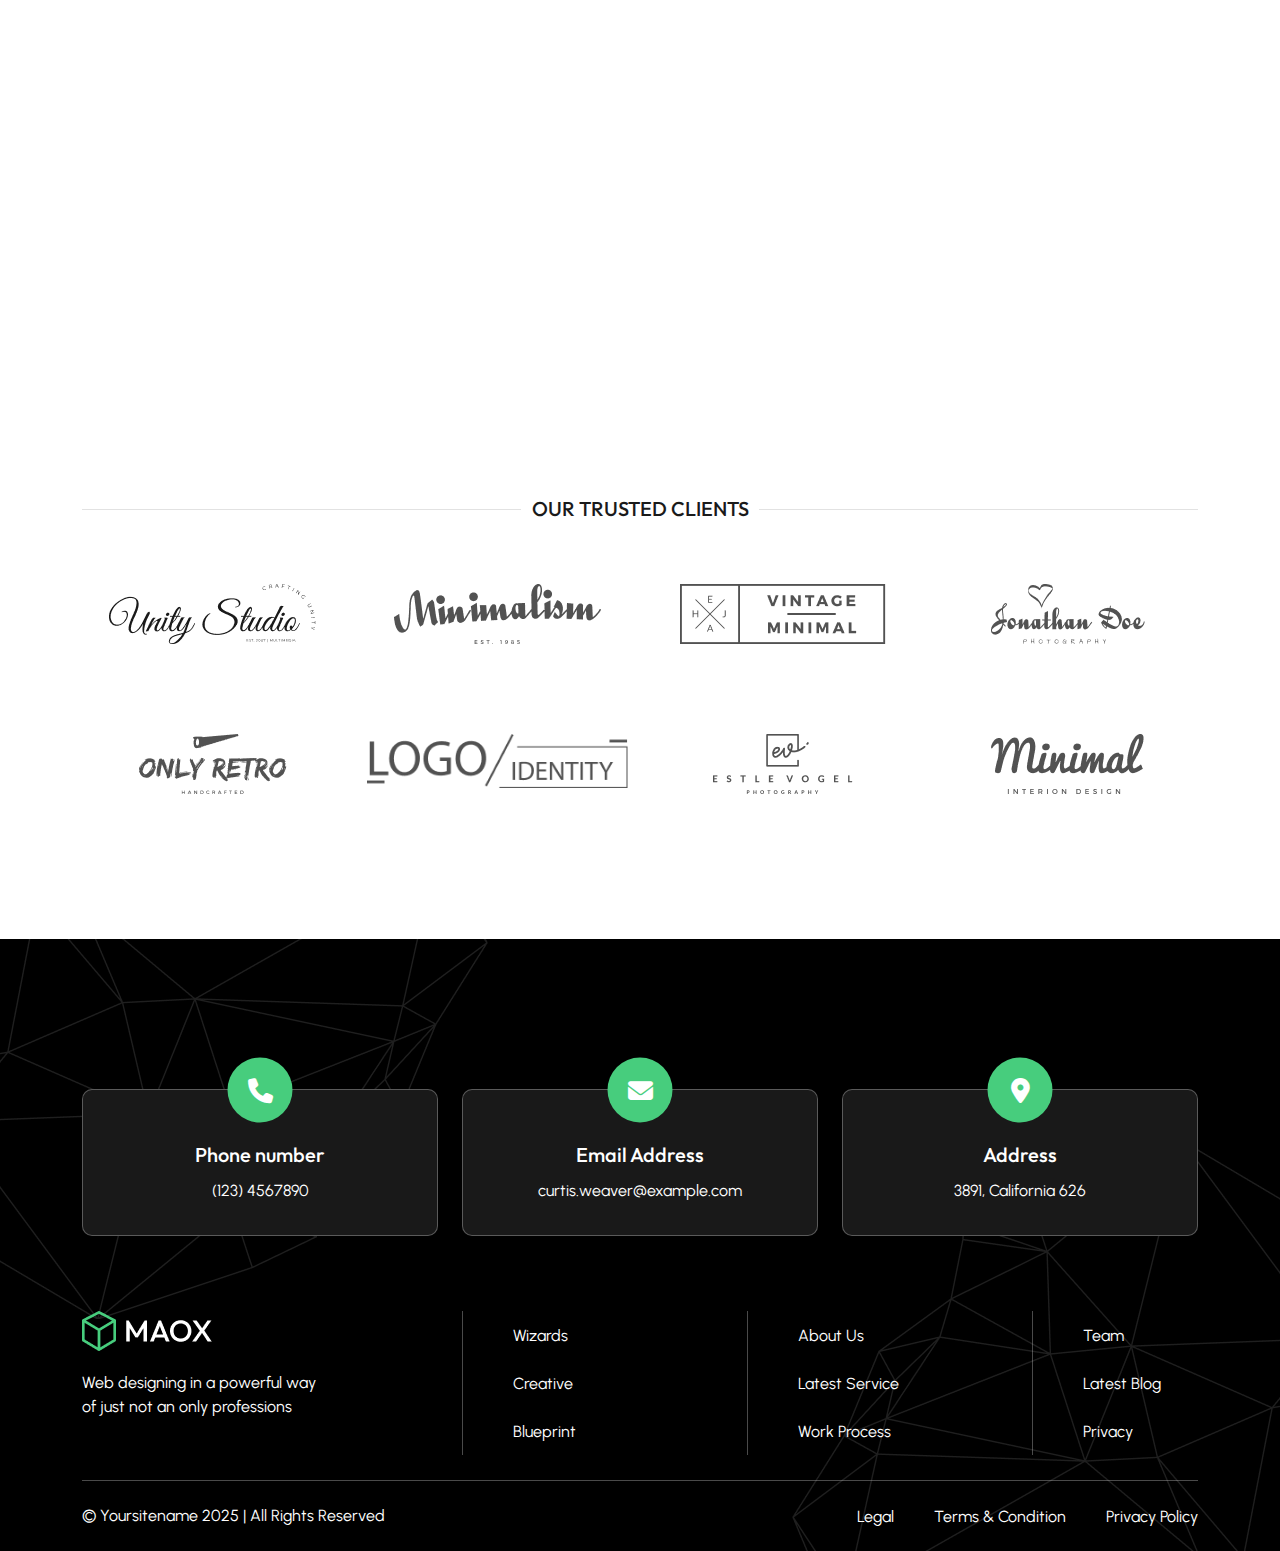
<file: service.html>
<!DOCTYPE html>
<html dir="ltr" lang="zxx">

<head>
  <meta name="viewport" content="width=device-width,initial-scale=1.0" />
  <meta charset="utf-8" />
  <meta name="description" content="Luxelife - Architecture & Interior Design HTML5 Template" />
  <meta name="keywords"
    content="agency, company, data, digital, innovation, innovative, it, modern, saas, start-up, startup" />
  <meta name="author" content="BoomDevs" />

  <title>MAOX HTML5 Template</title>

  <link rel="icon" type="image/png" href="images/logo/favicon.png" />

  <link rel="preconnect" href="https://fonts.googleapis.com">
  <link rel="preconnect" href="https://fonts.gstatic.com" crossorigin>
  <link href="https://fonts.googleapis.com/css2?family=Outfit:wght@100..900&family=Urbanist:ital,wght@0,100..900;1,100..900&display=swap" rel="stylesheet">

  <link rel="stylesheet" href="css/bootstrap.min.css" />
  <link rel="stylesheet" href="css/fontawesome.min.css" />
  <link rel="stylesheet" href="css/magnific-popup.css" />
  <link rel="stylesheet" href="css/slick.min.css" />
  <link rel="stylesheet" href="css/nice-select.min.css" />
  <link rel="stylesheet" href="css/animate.min.css" />
  <link rel="stylesheet" href="css/swiper-bundle.min.css" />
  <link rel="stylesheet" href="css/style.css" />


</head>

<body>

    <!-- Header Start !-->
    <header class="header-area style-1">
      <!-- Header Nav Menu Start -->
      <div class="header-menu-area style-1 inner-nav">
        <div class="container">
          <div class="row">
            <div class="col-12">
              <div class="header-menu-wrapper">
                <div class="logo-wrapper">
                  <div class="logo">
                    <a href="index.html" class="standard-logo">
                      <img src="images/logo/logo-2.png" alt="logo" />
                    </a>
                    <a href="index.html" class="sticky-logo">
                      <img src="images/logo/logo-2.png" alt="logo" />
                    </a>
                  </div>
                </div>
                <div class="menu">
                  <nav id="main-menu" class="main-menu">
  
                    <div class="sidebar-header show-md">
                      <a href="index.html" class="sidebar-logo">
                        <img src="images/logo/logo-2.png" alt="logo" />
                      </a>
                      
                      <div class="close-btn">
                        <i class="fa-solid fa-xmark"></i>
                      </div>
                    </div>
  
                    <ul>
                      <li class="dropdown ">
                        <a>Home</a>
                        <ul>
                          <li><a href="index.html">Home Page 1</a></li>
                          <li><a href="index-2.html">Home Page 2</a></li>
                        </ul>
                      </li>
                      <li ><a href="about.html">About Us</a></li>
                      <li class="dropdown active">
                        <a>Service</a>
                        <ul>
                          <li><a href="service.html">Service</a></li>
                          <li><a href="service-details.html">Service details</a></li>
                        </ul>
                      </li>
                      
                      <li class="dropdown">
                        <a>Pages</a>
                        <ul>
                          <li><a href="work.html">Project</a></li>
                          <li><a href="project-details.html">project details</a></li>
                          <li><a href="faq.html">FAQ</a></li>
                        </ul>
                      </li>
                      <li class="dropdown">
                        <a>Blog</a>
                        <ul>
                          <li><a href="blog.html">blog</a></li>
                          <li><a href="blog-details.html">blog details</a></li>
                        </ul>
                      </li>
                      <li><a href="contact.html">Contact</a></li>
                    </ul>
                    
                    <div class="sidebar-content show-md">
                      <div class="sidebar-welcome">
                        <h2>Hello There!</h2>
                        <p class="desc-text-2">Lorem ipsum dolor sit amet consectetur adipisicing elit.</p>
                      </div>
                      <div class="sidebar-info">
                        <h3>Information</h3>
                        <p class="desc-text-2">
                          (+880)1234564
                        </p>
                        <p class="desc-text-2">
                          maox.info@gmail.com
                        </p>
                        <p class="desc-text-2">
                          1901 Thorni Bridge, San Fransisco, USA
                        </p>
                      </div>
                      <div class="sidebar-social sidebar-info">
                        <h3>Follow Us</h3>
                        <div class="social-links">
                          <a href="#">
                            <i class="fa-brands fa-facebook-f"></i>
                          </a>
                          <a href="#">
                            <i class="fa-brands fa-twitter"></i>
                          </a>
                          <a href="#">
                            <i class="fa-brands fa-instagram"></i>
                          </a>
                          <a href="#">
                            <i class="fa-brands fa-linkedin"></i>
                          </a>
                        </div>
                      </div>
                    </div>
  
                  </nav>
                  <div class="menu-right ">
                    <button class="menu-btn">
                      <svg viewBox="0 0 24 24" fill="none" xmlns="http://www.w3.org/2000/svg"><g id="SVGRepo_bgCarrier" stroke-width="0"></g><g id="SVGRepo_tracerCarrier" stroke-linecap="round" stroke-linejoin="round"></g><g id="SVGRepo_iconCarrier"> <g id="Menu / Menu_Alt_02"> <path id="Vector" d="M11 17H19M5 12H19M11 7H19" stroke="#ffffff" stroke-width="2" stroke-linecap="round" stroke-linejoin="round"></path> </g> </g></svg>
                    </button>
                  </div>
  
                  <div class="sidebar">
                    <div class="sidebar-header">
                      <a href="index.html" class="sidebar-logo">
                        <img src="images/logo/logo-2.png" alt="logo" />
                      </a>
                      <div class="close-btn">
                        <i class="fa-solid fa-xmark"></i>
                      </div>
                    </div>
    
                    <div class="sidebar-content">
                      <div class="sidebar-welcome">
                        <h2>Hello There!</h2>
                        <p class="desc-text-2">Lorem ipsum dolor sit amet consectetur adipisicing elit.</p>
                      </div>
                      <div class="sidebar-info">
                        <h3>Information</h3>
                        <p class="desc-text-2">
                          (+880)1234564
                        </p>
                        <p class="desc-text-2">
                          maox.info@gmail.com
                        </p>
                        <p class="desc-text-2">
                          1901 Thorni Bridge, San Fransisco, USA
                        </p>
                      </div>
                      <div class="sidebar-social sidebar-info">
                        <h3>Follow Us</h3>
                        <div class="social-links">
                          <a href="#">
                            <i class="fa-brands fa-facebook-f"></i>
                          </a>
                          <a href="#">
                            <i class="fa-brands fa-twitter"></i>
                          </a>
                          <a href="#">
                            <i class="fa-brands fa-instagram"></i>
                          </a>
                          <a href="#">
                            <i class="fa-brands fa-linkedin"></i>
                          </a>
                        </div>
                      </div>
                    </div>
    
    
                   </div>
  
                </div>
                
              </div>
            </div>
          </div>
        </div>
      </div>
    </header>
    <!-- Header End !-->

  <!-- Breadcrum Section Start -->
   <section class="breadcrump ">
    <div class="container">
        <div class="row">
            <div class="breadcrump-wrapper">
                <div class="breadcrupm-content">
                    <div class="sec-title-wrapper">
                        <div class="sec-title style-4">
                          <h4>Service</h4>
                        </div>
                    </div>
                    <div class="breadcrupm-title">
                        <h3>Crafting Digital <br>
                          <span>Experiences That </span>
                          Inspire</h3>
                    </div>
                </div>
                <img class="breadcrump-img" src="./images/breadcrum/breadcrum-img.png" alt="breadcrump-img">
            </div>
        </div>
    </div>
   </section>
  <!-- Breadcrum Section End -->   

  <!-- Service Area Start Style-1 -->
  <section class="service-sec ">
    <div class="container">
      <div class="row">
        <div class="sec-title-wrapper">
          <div class="sec-title style-2">
            <h4>Service </h4>
          </div>
        </div>
        <div class="section-heading-wrapper">
          <div class="section-heading style-1">
            <h2> <strong>Empowering Brands</strong> with <br> Digital<strong> Magic</strong></h2>
          </div>
        </div>
      </div>
      <div class="row">
        <div class="service-items-wrapper">
          <div class="service-item wow fadeInUp">
            <div class="service-item-content">
              <h2>Branding</h2>
              <p>Web designing in a powerful way of just not an only <br> professions, however, in a passion</p>
              <a href="service-details.html" class="read-more-btn">Read More 
                <i class="fa fa-arrow-right"></i>
              </a>
            </div>
            <div class="service-item-img">
              <img src="./images/service/service-item1.png" alt="service_img">
            </div>
          </div>
          <div class="service-item wow fadeInUp" data-wow-delay="0.3s">
            <div class="service-item-content">
              <h2>Development</h2>
              <p>Web designing in a powerful way of just not an only <br> professions, however, in a passion</p>
              <a href="service-details.html" class="read-more-btn">Read More 
                <i class="fa fa-arrow-right"></i>
              </a>
            </div>
            <div class="service-item-img">
              <img src="./images/service/service-item2.png" alt="service_img">
            </div>
          </div>
          <div class="service-item wow fadeInUp" data-wow-delay="0.5s">
            <div class="service-item-content">
              <h2>Marketing</h2>
              <p>Web designing in a powerful way of just not an only <br> professions, however, in a passion</p>
              <a href="service-details.html" class="read-more-btn">Read More 
                <i class="fa fa-arrow-right"></i>
              </a>
            </div>
            <div class="service-item-img">
              <img src="./images/service/service-item3.png" alt="service_img">
            </div>
          </div>
          <div class="service-item wow fadeInUp" data-wow-delay="0.7s">
            <div class="service-item-content">
              <h2>Development</h2>
              <p>Web designing in a powerful way of just not an only <br> professions, however, in a passion</p>
              <a href="service-details.html" class="read-more-btn">Read More 
                <i class="fa fa-arrow-right"></i>
              </a>
            </div>
            <div class="service-item-img">
              <img src="./images/service/service-item1.png" alt="service_img">
            </div>
          </div>
          <div class="service-item wow fadeInUp" data-wow-delay="0.9s">
            <div class="service-item-content">
              <h2>Marketing</h2>
              <p>Web designing in a powerful way of just not an only <br> professions, however, in a passion</p>
              <a href="service-details.html" class="read-more-btn">Read More 
                <i class="fa fa-arrow-right"></i>
              </a>
            </div>
            <div class="service-item-img">
              <img src="./images/service/service-item2.png" alt="service_img">
            </div>
          </div>
        </div>
      </div>
    </div>
  </section>
  <!-- Service Area End Style-1 -->

 <!-- Trusted Clients Area Start Style-1 !-->
 <section class="trusted-clients">
  <div class="container ">
    <div class="row ">
      <div class="sec-title-wrapper ">
        <div class="sec-title style-1">
          <h4>Our Trusted Clients </h4>
        </div>
      </div>
    </div>

    <div class="row row-gap">
      
        <div class="col-lg-3 col-sm-3 col-4">
          <div class="client">
            <img src="./images/trusted-clients/client_1.png" alt="client">
          </div>
        </div>
        <div class="col-lg-3 col-sm-3 col-4">
          <div class="client">
            <img src="./images/trusted-clients/client_2.png" alt="client">
          </div>
        </div>
        <div class="col-lg-3 col-sm-3 col-4">
          <div class="client">
            <img src="./images/trusted-clients/client_3.png" alt="client">
          </div>
        </div>
        <div class="col-lg-3 col-sm-3 col-4">
          <div class="client">
            <img src="./images/trusted-clients/client_4.png" alt="client">
          </div>
        </div>
        <div class="col-lg-3 col-sm-3 col-4">
          <div class="client">
            <img src="./images/trusted-clients/client_5.png" alt="client">
          </div>
        </div>
        <div class="col-lg-3 col-sm-3 col-4">
          <div class="client">
            <img src="./images/trusted-clients/client_6.png" alt="client">
          </div>
        </div>
        <div class="col-lg-3 col-sm-3 col-4">
          <div class="client">
            <img src="./images/trusted-clients/client_7.png" alt="client">
          </div>
        </div>
        <div class="col-lg-3 col-sm-3 col-4">
          <div class="client">
            <img src="./images/trusted-clients/client_8.png" alt="client">
          </div>
        </div>
        <div class="col-lg-3 col-sm-3 col-4 toggle-client">
          <div class="client">
            <img src="./images/trusted-clients/client_5.png" alt="client">
          </div>
        </div>
    </div>

  </div>
</section> 
<!-- Trusted Clients Area End Style-1 !-->

 

  <!-- Footer Area Start style-1 -->
  <footer class="footer-area ">
    <div class="container-wrapper">
      <div class="container">
        <div class="row g-4">
          <div class="col-md-4 ">
            <div class="footer-widget">
              <h5>Phone number</h5>
              <a href="tel:123456789">(123) 4567890</a>
              <span><i class="fa fa-phone"></i></span>
            </div>
          </div>
          <div class="col-md-4 ">
            <div class="footer-widget">
              <h5>Email Address</h5>
              <a href="mailto:curtis.weaver@example.com">curtis.weaver@example.com</a>
              <span><i class="fa-solid fa-envelope"></i></span>
            </div>
          </div>
          <div class="col-md-4 ">
            <div class="footer-widget">
              <h5>Address</h5>
              <a href="#">3891, California 626</a>
              <span><i class="fa-solid fa-location-dot"></i></span>
            </div>
          </div>
        </div>
        <div class="row mt-75">
          
            <div class="col-lg-4 col-md-6 col-sm-6">
              <div class="footer-widget-logo">
                <a href="index.html"><img src="./images/logo/logo-1.png" alt="Logo"></a>
                <p>Web designing in a powerful way <br> of just not an only professions</p>
              </div>
            </div>
            <div class="col-lg-3 col-md-6 col-sm-6 col-4">
              <ul class="footer-widget-links">
                <li><a href="about.html">Wizards</a></li>
                <li><a href="about.html">Creative</a></li>
                <li><a href="contact.html">Blueprint</a></li>
              </ul>
            </div>
            <div class="col-lg-3 col-md-6 col-sm-6 col-4">
              <ul class="footer-widget-links">
                <li><a href="about.html">About Us</a></li>
                <li><a href="service.html">Latest Service</a></li>
                <li><a href="work.html">Work Process</a></li>
              </ul>
            </div>
            <div class="col-lg-2 col-md-6 col-sm-6 col-4">
              <ul class="footer-widget-links">
                <li><a href="about.html">Team</a></li>
                <li><a href="blog.html">Latest Blog</a></li>
                <li><a href="contact.html">Privacy </a></li>
              </ul>
            </div>
          
        </div>
        <div class="footer-bottom">
          <p>© Yoursitename  2025 | All Rights Reserved</p>
          <ul>
            <li><a href="about.html">Legal</a></li>
            <li><a href="about.html">Terms & Condition</a></li>
            <li><a href="contact.html">Privacy Policy</a></li>
           
          </ul>
        </div>
      </div>
    </div>
    <div class="vector vector-1">
      <img src="./images/footer/footer-vector1.png" alt="vector">
    </div>
    <div class="vector vector-2">
      <img src="./images/footer/footer-vector2.png" alt="vector">
    </div>
  
  </footer>
  <!-- Footer Area End style-1 -->


  
  <script src="js/jquery.min.js"></script>
  <script src="js/bootstrap.min.js"></script>
  <script src="js/jquery.nice-select.min.js"></script>
  <script src="js/swiper-bundle.min.js"></script>
  <script src="js/slick.min.js"></script>
  <script src="js/venobox.min.js"></script>
  <script src="js/jquery.counterup.min.js"></script>
  <script src="js/waypoints.js"></script>
  <script src="js/wow.min.js"></script>
  <script src="js/custom.js"></script>
</body>

</html>
</file>
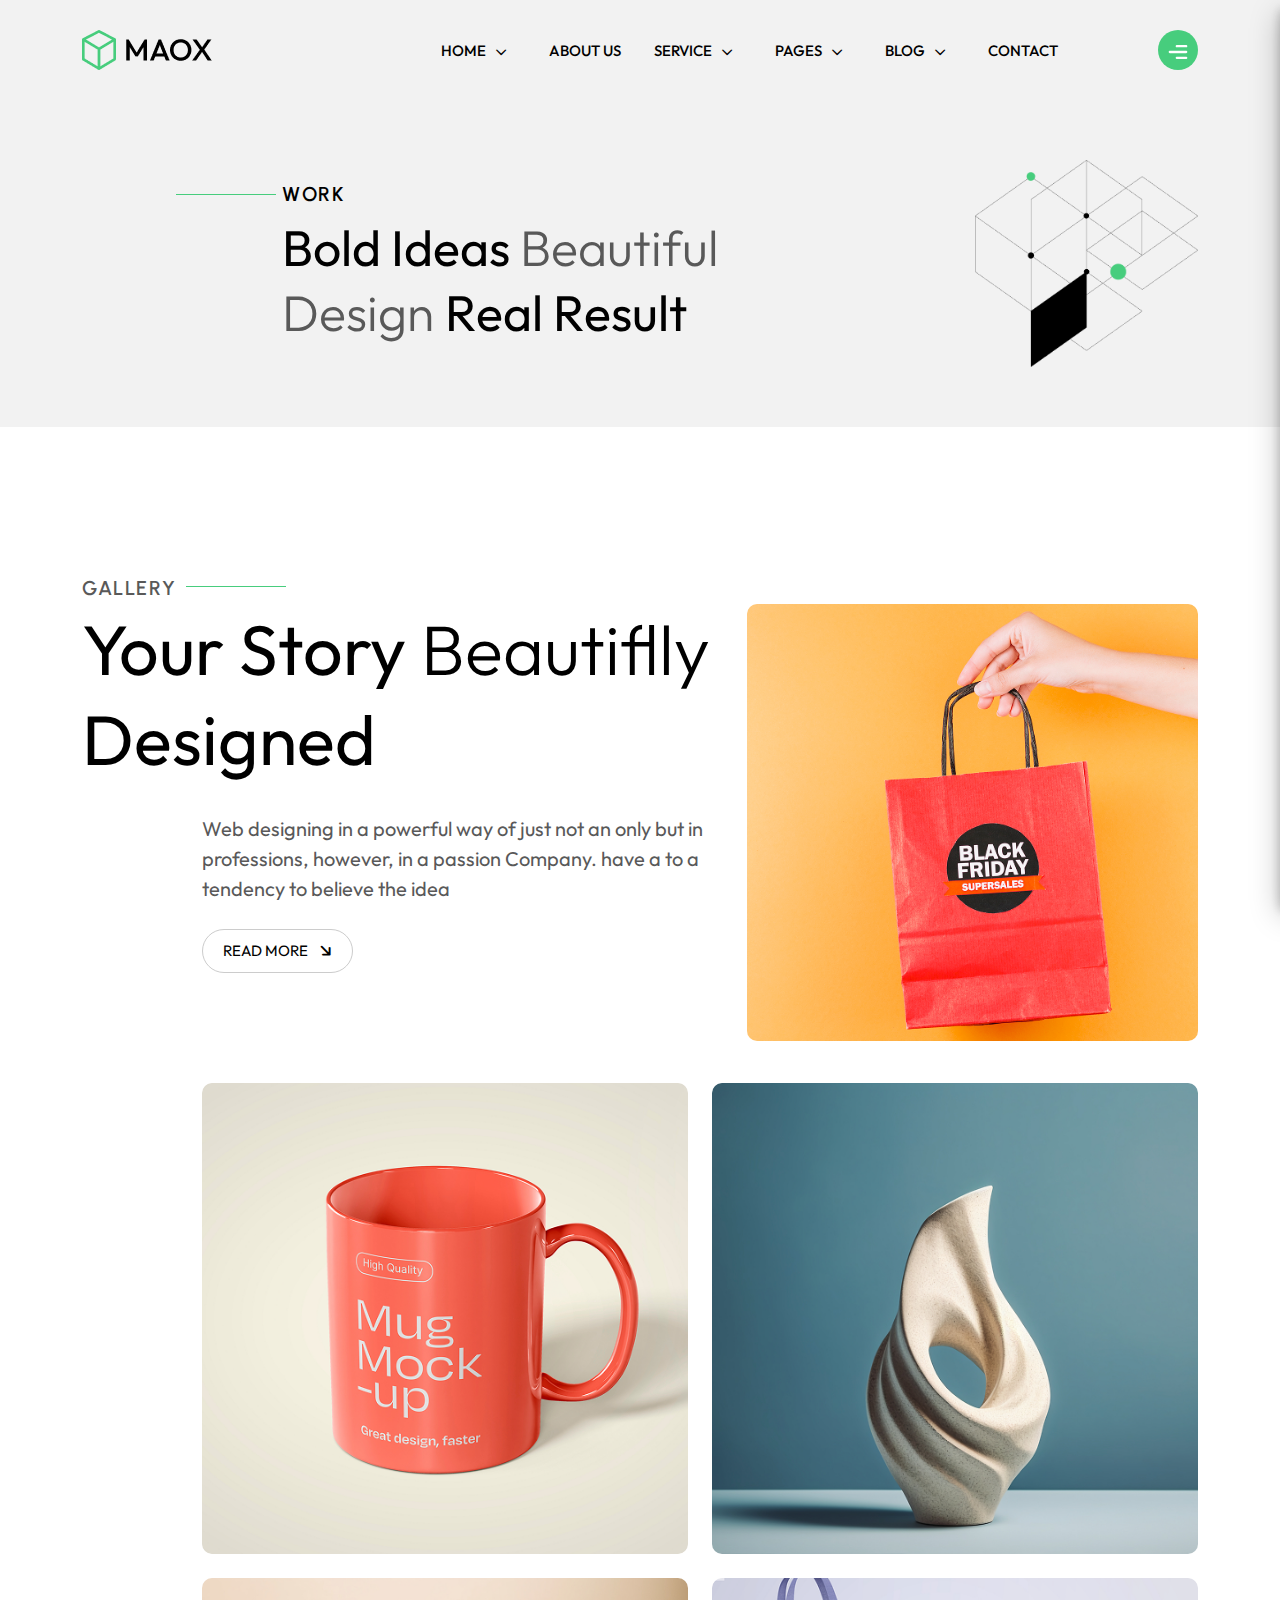
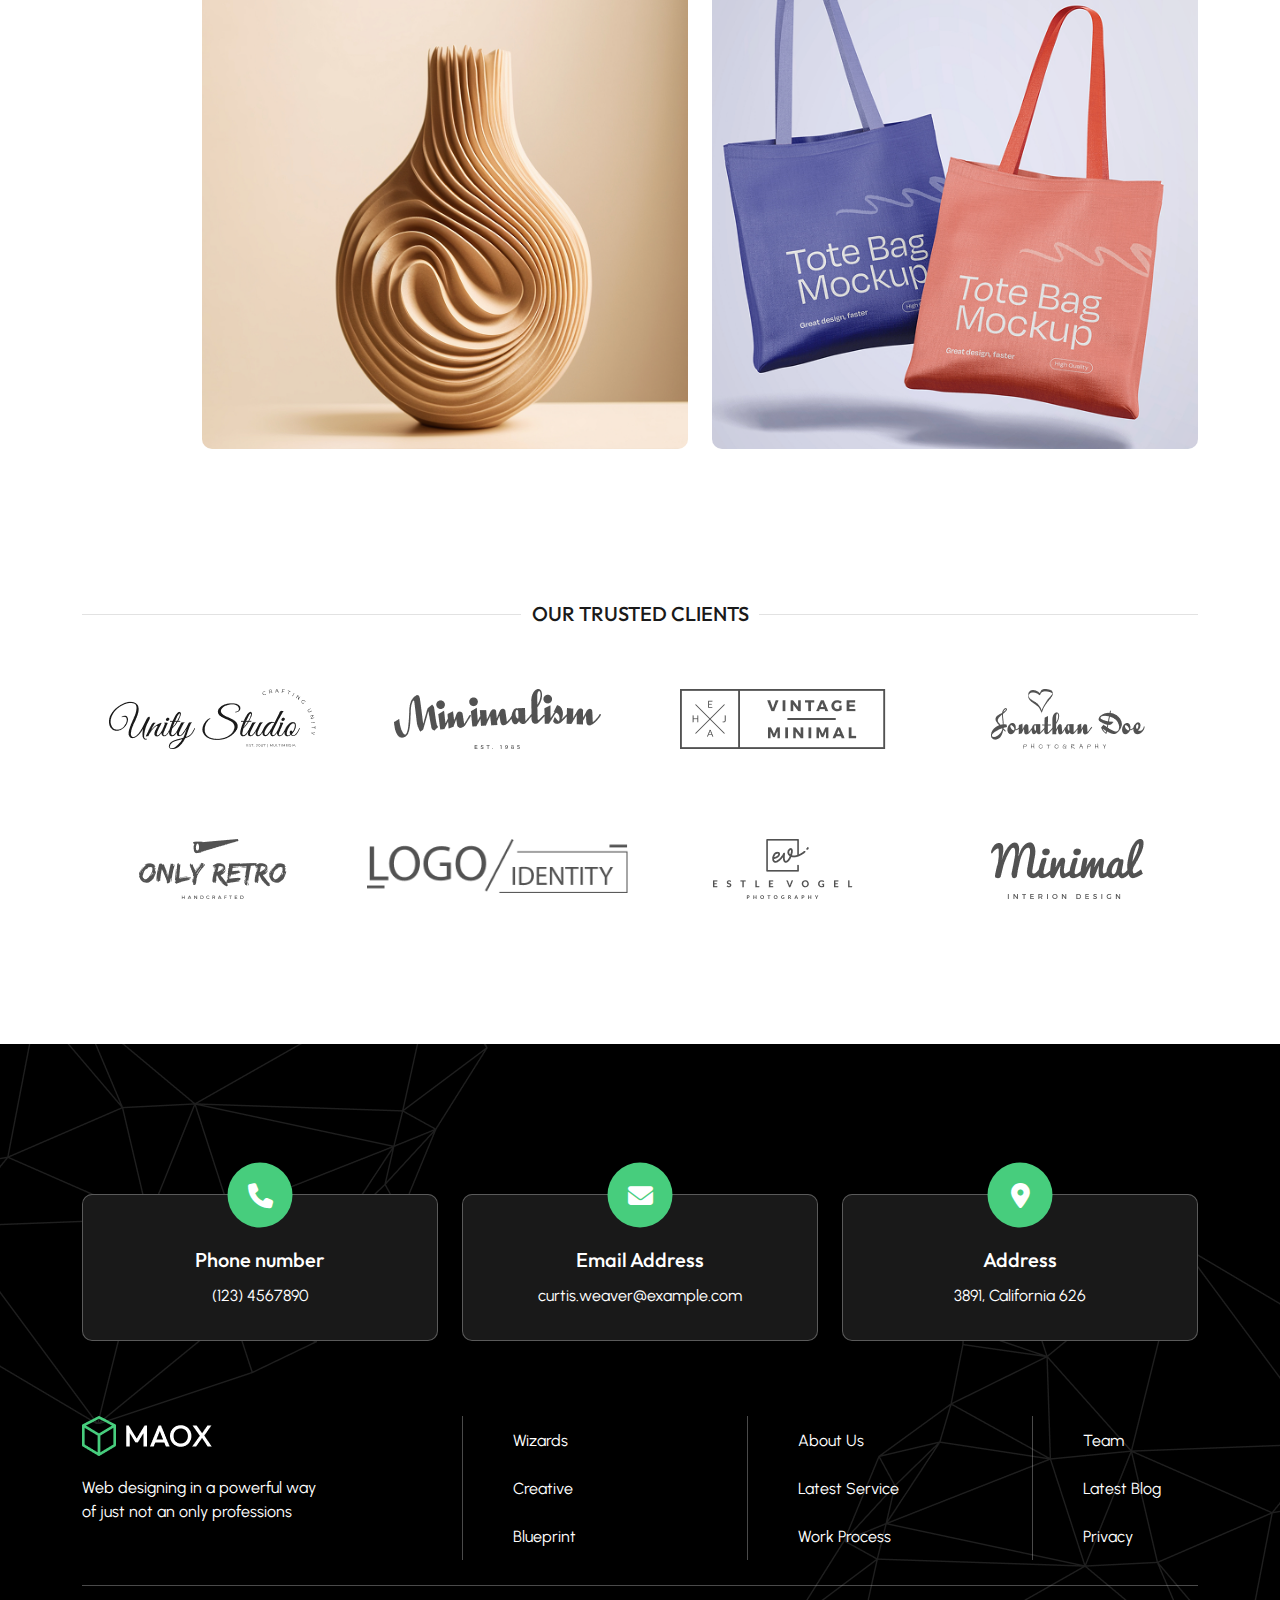
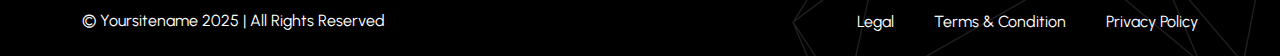
<file: work.html>
<!DOCTYPE html>
<html dir="ltr" lang="zxx">

<head>
  <meta name="viewport" content="width=device-width,initial-scale=1.0" />
  <meta charset="utf-8" />
  <meta name="description" content="Luxelife - Architecture & Interior Design HTML5 Template" />
  <meta name="keywords"
    content="agency, company, data, digital, innovation, innovative, it, modern, saas, start-up, startup" />
  <meta name="author" content="BoomDevs" />

  <title>MAOX HTML5 Template</title>

  <link rel="icon" type="image/png" href="images/logo/favicon.png" />

  <link rel="preconnect" href="https://fonts.googleapis.com">
  <link rel="preconnect" href="https://fonts.gstatic.com" crossorigin>
  <link href="https://fonts.googleapis.com/css2?family=Outfit:wght@100..900&family=Urbanist:ital,wght@0,100..900;1,100..900&display=swap" rel="stylesheet">
  <link rel="stylesheet" href="css/bootstrap.min.css" />
  <link rel="stylesheet" href="css/fontawesome.min.css" />
  <link rel="stylesheet" href="css/magnific-popup.css" />
  <link rel="stylesheet" href="css/slick.min.css" />
  <link rel="stylesheet" href="css/nice-select.min.css" />
  <link rel="stylesheet" href="css/animate.min.css" />
  <link rel="stylesheet" href="css/swiper-bundle.min.css" />
  <link rel="stylesheet" href="css/style.css" />

  
</head>

<body>

    <!-- Header Start !-->
    <header class="header-area style-1">
      <!-- Header Nav Menu Start -->
      <div class="header-menu-area style-1 inner-nav">
        <div class="container">
          <div class="row">
            <div class="col-12">
              <div class="header-menu-wrapper">
                <div class="logo-wrapper">
                  <div class="logo">
                    <a href="index.html" class="standard-logo">
                      <img src="images/logo/logo-2.png" alt="logo" />
                    </a>
                    <a href="index.html" class="sticky-logo">
                      <img src="images/logo/logo-2.png" alt="logo" />
                    </a>
                  </div>
                </div>
                <div class="menu">
                  <nav id="main-menu" class="main-menu">
  
                    <div class="sidebar-header show-md">
                      <a href="index.html" class="sidebar-logo">
                        <img src="images/logo/logo-2.png" alt="logo" />
                      </a>
                      
                      <div class="close-btn">
                        <i class="fa-solid fa-xmark"></i>
                      </div>
                    </div>
  
                    <ul>
                      <li class="dropdown ">
                        <a>Home</a>
                        <ul>
                          <li><a href="index.html">Home Page 1</a></li>
                          <li><a href="index-2.html">Home Page 2</a></li>
                        </ul>
                      </li>
                      <li><a href="about.html">About Us</a></li>
                      <li class="dropdown">
                        <a>Service</a>
                        <ul>
                          <li><a href="service.html">Service</a></li>
                          <li><a href="service-details.html">Service details</a></li>
                        </ul>
                      </li>
                      
                      <li class="dropdown">
                        <a>Pages</a>
                        <ul>
                          <li><a href="work.html">Project</a></li>
                          <li><a href="project-details.html">project details</a></li>
                          <li><a href="faq.html">FAQ</a></li>
                        </ul>
                      </li>
                      <li class="dropdown">
                        <a>Blog</a>
                        <ul>
                          <li><a href="blog.html">blog</a></li>
                          <li><a href="blog-details.html">blog details</a></li>
                        </ul>
                      </li>
                      <li><a href="contact.html">Contact</a></li>
                    </ul>
                    
                    <div class="sidebar-content show-md">
                      <div class="sidebar-welcome">
                        <h2>Hello There!</h2>
                        <p class="desc-text-2">Lorem ipsum dolor sit amet consectetur adipisicing elit.</p>
                      </div>
                      <div class="sidebar-info">
                        <h3>Information</h3>
                        <p class="desc-text-2">
                          (+880)1234564
                        </p>
                        <p class="desc-text-2">
                          maox.info@gmail.com
                        </p>
                        <p class="desc-text-2">
                          1901 Thorni Bridge, San Fransisco, USA
                        </p>
                      </div>
                      <div class="sidebar-social sidebar-info">
                        <h3>Follow Us</h3>
                        <div class="social-links">
                          <a href="#">
                            <i class="fa-brands fa-facebook-f"></i>
                          </a>
                          <a href="#">
                            <i class="fa-brands fa-twitter"></i>
                          </a>
                          <a href="#">
                            <i class="fa-brands fa-instagram"></i>
                          </a>
                          <a href="#">
                            <i class="fa-brands fa-linkedin"></i>
                          </a>
                        </div>
                      </div>
                    </div>
  
                  </nav>
                  <div class="menu-right ">
                    <button class="menu-btn">
                      <svg viewBox="0 0 24 24" fill="none" xmlns="http://www.w3.org/2000/svg"><g id="SVGRepo_bgCarrier" stroke-width="0"></g><g id="SVGRepo_tracerCarrier" stroke-linecap="round" stroke-linejoin="round"></g><g id="SVGRepo_iconCarrier"> <g id="Menu / Menu_Alt_02"> <path id="Vector" d="M11 17H19M5 12H19M11 7H19" stroke="#ffffff" stroke-width="2" stroke-linecap="round" stroke-linejoin="round"></path> </g> </g></svg>
                    </button>
                  </div>
  
                  <div class="sidebar">
                    <div class="sidebar-header">
                      <a href="index.html" class="sidebar-logo">
                        <img src="images/logo/logo-2.png" alt="logo" />
                      </a>
                      <div class="close-btn">
                        <i class="fa-solid fa-xmark"></i>
                      </div>
                    </div>
    
                    <div class="sidebar-content">
                      <div class="sidebar-welcome">
                        <h2>Hello There!</h2>
                        <p class="desc-text-2">Lorem ipsum dolor sit amet consectetur adipisicing elit.</p>
                      </div>
                      <div class="sidebar-info">
                        <h3>Information</h3>
                        <p class="desc-text-2">
                          (+880)1234564
                        </p>
                        <p class="desc-text-2">
                          maox.info@gmail.com
                        </p>
                        <p class="desc-text-2">
                          1901 Thorni Bridge, San Fransisco, USA
                        </p>
                      </div>
                      <div class="sidebar-social sidebar-info">
                        <h3>Follow Us</h3>
                        <div class="social-links">
                          <a href="#">
                            <i class="fa-brands fa-facebook-f"></i>
                          </a>
                          <a href="#">
                            <i class="fa-brands fa-twitter"></i>
                          </a>
                          <a href="#">
                            <i class="fa-brands fa-instagram"></i>
                          </a>
                          <a href="#">
                            <i class="fa-brands fa-linkedin"></i>
                          </a>
                        </div>
                      </div>
                    </div>
    
    
                   </div>
  
                </div>
                
              </div>
            </div>
          </div>
        </div>
      </div>
    </header>
    <!-- Header End !-->

  <!-- Breadcrum Section Start -->
   <section class="breadcrump ">
    <div class="container">
        <div class="row">
            <div class="breadcrump-wrapper">
                <div class="breadcrupm-content">
                    <div class="sec-title-wrapper">
                        <div class="sec-title style-4">
                          <h4>Work</h4>
                        </div>
                    </div>
                    <div class="breadcrupm-title">
                        <h3>Bold Ideas 
                          <span>Beautiful <br> Design </span>
                          Real Result</h3>
                    </div>
                </div>
                <img class="breadcrump-img" src="./images/breadcrum/breadcrum-img.png" alt="breadcrump-img">
            </div>
        </div>
    </div>
   </section>
  <!-- Breadcrum Section End -->   

  <!-- Gallery Area Start style-1 !-->
  <section class="gallery-section ">
    <div class="container">
      <div class="row">
        <div class="sec-title-wrapper">
          <div class="sec-title style-2">
            <h4>Gallery </h4>
          </div>
        </div>
      </div>
      <div class="row g-4">
        <div class="col-lg-7 col-md-6">
          <div class="section-heading-wrapper">
            <div class="section-heading style-1">
              <h2> <strong>Your Story</strong> Beautiflly<br> <strong>Designed</strong></h2>
            </div>
          </div>
          <div class="section-desc">
            <p>Web designing in a powerful way of just not an only but in professions, however, in a passion  Company.  have a to a tendency to believe the idea</p>
            <a href="project-details.html" class="read-more-btn">Read More 
              <i class="fa fa-arrow-right"></i>
            </a>
          </div>
        </div>
        <div class="col-lg-5 col-md-6">
          <div class="gallery-card ">
            <div class="gallery-card-img">
              <img src="./images/gallery/gallery-img1.png" alt="hand-with-bag">
            </div>
            <div class="gallery-card-title">
              <h5>Strategic Designs</h5>
              <a href="project-details.html" class="read-more-btn">Read More 
                <i class="fa fa-arrow-right"></i>
              </a>
            </div>
          </div>
        </div>
      </div>
      <div class="gallery-images">
        <div class="row g-4">
          <div class="col-lg-6 col-md-6 col-sm-6">
            <div class="gallery-card">
              <div class="gallery-card-img">
                <img src="./images/gallery/gallery-img2.png" alt="hand-with-bag">
              </div>
              <div class="gallery-card-title">
                <h5>Modern Designs</h5>
                <a href="project-details.html" class="read-more-btn">Read More 
                  <i class="fa fa-arrow-right"></i>
                </a>
              </div>
            </div>
          </div>
          <div class="col-lg-6 col-md-6 col-sm-6">
            <div class="gallery-card">
              <div class="gallery-card-img">
                <img src="./images/gallery/gallery-img3.png" alt="hand-with-bag">
              </div>
              <div class="gallery-card-title">
                <h5>Static Deployment</h5>
                <a href="project-details.html" class="read-more-btn">Read More 
                  <i class="fa fa-arrow-right"></i>
                </a>
              </div>
            </div>
          </div>
          <div class="col-lg-6 col-md-6 col-sm-6">
            <div class="gallery-card">
              <div class="gallery-card-img">
                <img src="./images/gallery/gallery-img4.png" alt="hand-with-bag">
              </div>
              <div class="gallery-card-title">
                <h5>Interior Designs</h5>
                <a href="project-details.html" class="read-more-btn">Read More 
                  <i class="fa fa-arrow-right"></i>
                </a>
              </div>
            </div>
          </div>
          <div class="col-lg-6 col-md-6 col-sm-6">
            <div class="gallery-card">
              <div class="gallery-card-img">
                <img src="./images/gallery/gallery-img5.png" alt="hand-with-bag">
              </div>
              <div class="gallery-card-title">
                <h5>Dynamic Designs</h5>
                <a href="project-details.html" class="read-more-btn">Read More 
                  <i class="fa fa-arrow-right"></i>
                </a>
              </div>
            </div>
          </div>
        </div>
      </div>
    </div>
   </section>                                                
  <!-- Gallery Area End style-1 !-->

 <!-- Trusted Clients Area Start Style-1 !-->
 <section class="trusted-clients">
  <div class="container ">
    <div class="row ">
      <div class="sec-title-wrapper ">
        <div class="sec-title style-1">
          <h4>Our Trusted Clients </h4>
        </div>
      </div>
    </div>

    <div class="row row-gap">
      
        <div class="col-lg-3 col-sm-3 col-4">
          <div class="client">
            <img src="./images/trusted-clients/client_1.png" alt="client">
          </div>
        </div>
        <div class="col-lg-3 col-sm-3 col-4">
          <div class="client">
            <img src="./images/trusted-clients/client_2.png" alt="client">
          </div>
        </div>
        <div class="col-lg-3 col-sm-3 col-4">
          <div class="client">
            <img src="./images/trusted-clients/client_3.png" alt="client">
          </div>
        </div>
        <div class="col-lg-3 col-sm-3 col-4">
          <div class="client">
            <img src="./images/trusted-clients/client_4.png" alt="client">
          </div>
        </div>
        <div class="col-lg-3 col-sm-3 col-4">
          <div class="client">
            <img src="./images/trusted-clients/client_5.png" alt="client">
          </div>
        </div>
        <div class="col-lg-3 col-sm-3 col-4">
          <div class="client">
            <img src="./images/trusted-clients/client_6.png" alt="client">
          </div>
        </div>
        <div class="col-lg-3 col-sm-3 col-4">
          <div class="client">
            <img src="./images/trusted-clients/client_7.png" alt="client">
          </div>
        </div>
        <div class="col-lg-3 col-sm-3 col-4">
          <div class="client">
            <img src="./images/trusted-clients/client_8.png" alt="client">
          </div>
        </div>
        <div class="col-lg-3 col-sm-3 col-4 toggle-client">
          <div class="client">
            <img src="./images/trusted-clients/client_5.png" alt="client">
          </div>
        </div>
    </div>

  </div>
</section> 
<!-- Trusted Clients Area End Style-1 !-->


  <!-- Footer Area Start style-1 -->
  <footer class="footer-area ">
    <div class="container-wrapper">
      <div class="container">
        <div class="row g-4">
          <div class="col-md-4 ">
            <div class="footer-widget">
              <h5>Phone number</h5>
              <a href="tel:123456789">(123) 4567890</a>
              <span><i class="fa fa-phone"></i></span>
            </div>
          </div>
          <div class="col-md-4 ">
            <div class="footer-widget">
              <h5>Email Address</h5>
              <a href="mailto:curtis.weaver@example.com">curtis.weaver@example.com</a>
              <span><i class="fa-solid fa-envelope"></i></span>
            </div>
          </div>
          <div class="col-md-4 ">
            <div class="footer-widget">
              <h5>Address</h5>
              <a href="#">3891, California 626</a>
              <span><i class="fa-solid fa-location-dot"></i></span>
            </div>
          </div>
        </div>
        <div class="row mt-75">
          
            <div class="col-lg-4 col-md-6 col-sm-6">
              <div class="footer-widget-logo">
                <a href="index.html"><img src="./images/logo/logo-1.png" alt="Logo"></a>
                <p>Web designing in a powerful way <br> of just not an only professions</p>
              </div>
            </div>
            <div class="col-lg-3 col-md-6 col-sm-6 col-4">
              <ul class="footer-widget-links">
                <li><a href="about.html">Wizards</a></li>
                <li><a href="about.html">Creative</a></li>
                <li><a href="contact.html">Blueprint</a></li>
              </ul>
            </div>
            <div class="col-lg-3 col-md-6 col-sm-6 col-4">
              <ul class="footer-widget-links">
                <li><a href="about.html">About Us</a></li>
                <li><a href="service.html">Latest Service</a></li>
                <li><a href="work.html">Work Process</a></li>
              </ul>
            </div>
            <div class="col-lg-2 col-md-6 col-sm-6 col-4">
              <ul class="footer-widget-links">
                <li><a href="about.html">Team</a></li>
                <li><a href="blog.html">Latest Blog</a></li>
                <li><a href="contact.html">Privacy </a></li>
              </ul>
            </div>
          
        </div>
        <div class="footer-bottom">
          <p>© Yoursitename  2025 | All Rights Reserved</p>
          <ul>
            <li><a href="about.html">Legal</a></li>
            <li><a href="about.html">Terms & Condition</a></li>
            <li><a href="contact.html">Privacy Policy</a></li>
            
          </ul>
        </div>
      </div>
    </div>
    <div class="vector vector-1">
      <img src="./images/footer/footer-vector1.png" alt="vector">
    </div>
    <div class="vector vector-2">
      <img src="./images/footer/footer-vector2.png" alt="vector">
    </div>
  
  </footer>
  <!-- Footer Area End style-1 -->
  
  <script src="js/jquery.min.js"></script>
  <script src="js/bootstrap.min.js"></script>
  <script src="js/jquery.nice-select.min.js"></script>
  <script src="js/swiper-bundle.min.js"></script>
  <script src="js/slick.min.js"></script>
  <script src="js/venobox.min.js"></script>
  <script src="js/jquery.counterup.min.js"></script>
  <script src="js/waypoints.js"></script>
  <script src="js/wow.min.js"></script>
  <script src="js/custom.js"></script>
</body>

</html>
</file>
<file: css/style.css>
@charset "UTF-8";
/**
 * Stylesheet:  style.css
 * Theme:       Technova - IT Startup & Agency HTML5 Template
 * Version:     1.0
 * Author:     	BoomDevs
 * 
 */
/* Table of contents
=========================
1.Preloader
2.Scrollup
3.Nav Menu
4.Slider Section
5.Info Card
6.Icon Card
7.About Image Card
8.About Info Card
9.Counter Card
10.Process Step Card
11.Testimonial Card
12.Accordion Card
13.Client Logo Card
14.Post Card
15.Skill Progress Card
16.Price Card
17.Call To Action Card
18.Title Card
19.Breadcrumb
20.Pagination's
21.Project Details Page
22.Sidebar
23.Comment List
24.Comment Form
25.Team Member
26.Portfolio
27.About Page
28.Contact Page
29.Service Page
30.Team Page
Footer


===========================*/
/* Theme Default CSS */
* {
  margin: 0;
  border: 0;
  outline: none;
}

html,
body {
  height: 100%;
  font-size: 16px;
  font-weight: 400;
  font-family: "Outfit", serif;
  color: #616670;
  vertical-align: baseline;
  line-height: 30px;
  font-smoothing: antialiased;
  direction: ltr;
}

p {
  margin: 0 0 15px;
}

img {
  max-width: 100%;
  height: auto;
}

h1 a,
h2 a,
h3 a,
h4 a,
h5 a,
h6 a {
  color: inherit;
}

h1,
h2,
h3,
h4,
h5,
h6 {
  margin-top: 0;
  margin-bottom: 0;
  font-family: "Rajdhani", sans-serif;
  color: #23262D;
  font-style: normal;
  transition: all 0.5s ease-out;
}

h1 {
  font-size: 68px;
  line-height: 78px;
  font-weight: 700;
}

h2 {
  font-size: 48px;
  line-height: 60px;
  font-weight: 700;
}

h3 {
  font-size: 32px;
  line-height: 42px;
  font-weight: 700;
}

h4 {
  font-size: 24px;
  line-height: 30px;
  font-weight: 700;
}

h5 {
  font-size: 18px;
  line-height: 27px;
  font-weight: 700;
}

h6 {
  font-size: 16px;
  line-height: 26px;
  font-weight: 700;
}

label {
  color: #616670;
  cursor: pointer;
  font-size: 16px;
  font-weight: 400;
}

button {
  cursor: pointer;
  transition: all 0.5s ease-out;
}

a:not([href]):not([tabindex]) {
  text-decoration: none;
}

a,
.button {
  text-decoration: none;
  transition: all 0.5s ease-out;
}

a:focus,
.button:focus {
  text-decoration: none;
  outline: none;
}

a:focus {
  color: #D9A14C;
  text-decoration: none;
  transition: all 0.5s ease-out;
}

a,
button {
  color: #D9A14C;
  outline: medium none;
  transition: all 0.5s ease-out;
}
a:hover,
button:hover {
  color: #D9A14C;
  transition: all 0.5s ease-out;
}

button:focus,
input:focus,
input:focus,
textarea,
textarea:focus {
  outline: 0;
}

ul {
  list-style: outside none none;
  margin: 0;
  padding: 0;
}

::-moz-selection {
  background: #D9A14C;
  text-shadow: none;
  color: #fff;
}

::selection {
  background: #D9A14C;
  text-shadow: none;
  color: #fff;
}

textarea:focus,
input:focus {
  outline: none;
}

.background-black {
  background-color: #23262D;
}

.background-gray {
  background-color: #F4F4F4;
}

.background-orange {
  background-color: #D9A14C;
}

.page-bg {
  background-color: #23262D;
}

.bg-gray-100 {
  background-color: #F4F4F4;
}

.page-area {
  padding-top: 113px;
  padding-bottom: 100px;
}

@media (max-width: 991px) {
  .page-area,
  .blog-area {
    padding-top: 100px;
    padding-bottom: 52px;
  }
}
@media (max-width: 767px) {
  .page-area,
  .blog-area {
    padding-top: 80px;
    padding-bottom: 32px;
  }
}
.page-area .page-links,
.blog-area .page-links {
  margin-bottom: 20px;
}

.border-radius-12 {
  border-radius: 12px;
}

.text-white-100 {
  color: rgba(255, 255, 255, 0.7019607843);
}

code {
  color: #D9A14C;
}

.theme-btn,
.wp-block-loginout a,
input.theme-btn {
  display: inline-flex;
  background-color: #D9A14C;
  border: 1px solid #D9A14C;
  color: #ffffff;
  padding: 14px 24px;
  text-align: center;
  font-weight: 700;
  font-family: "Rajdhani", sans-serif;
  text-transform: uppercase;
  position: relative;
  transition: all 0.5s ease-out;
  font-size: 16px;
  letter-spacing: 1.28px;
  align-items: center;
  gap: 15px;
  overflow: hidden;
  z-index: 2;
  white-space: nowrap;
}
@media only screen and (max-width: 576px) {
  .theme-btn,
  .wp-block-loginout a,
  input.theme-btn {
    letter-spacing: initial;
    font-size: 14px;
  }
}
.theme-btn:hover,
.wp-block-loginout a:hover,
input.theme-btn:hover {
  color: #fff;
  border-color: #D9A14C;
  background-color: #D9A14C;
}
.theme-btn:hover:before,
.wp-block-loginout a:hover:before,
input.theme-btn:hover:before {
  width: 150%;
  background-color: #D9A14C;
  transition: all 0.5s ease-out;
}
.theme-btn:focus,
.wp-block-loginout a:focus,
input.theme-btn:focus {
  color: #ffffff;
}

.simple-btn {
  color: #23262D;
  font-size: 18px;
  font-weight: 400;
  position: relative;
  display: inline-flex;
  align-items: center;
  gap: 24px;
  font-family: "Outfit", serif;
}
.simple-btn:hover {
  color: #D9A14C;
  transition: all 0.5s ease-out;
}

.wp-block-loginout a {
  position: relative;
}

.contact-form-btn {
  justify-content: center;
  width: 100%;
  display: block;
  line-height: 42px;
}
.contact-form-btn .icon {
  float: right;
}

input.theme-btn {
  display: inline-block !important;
  width: inherit !important;
  border: 0 !important;
}

.circle-btn-text {
  position: absolute;
  z-index: 99;
  width: 300px;
  height: 300px;
  left: 50%;
  top: 50%;
  transform: translate(-50%, -50%);
  overflow: hidden;
}
.circle-btn-text text {
  font-family: "Outfit", serif;
  font-size: 16px;
  font-weight: 500;
  text-transform: uppercase;
  letter-spacing: 2px;
}
@media only screen and (max-width: 767px) {
  .circle-btn-text text {
    font-size: 13px;
  }
}
.circle-btn-text svg {
  animation-name: rotate;
  animation-duration: 5s;
  animation-timing-function: linear;
  animation-iteration-count: infinite;
}

.animate-move-left-right {
  animation: MoveLeftRight 1.5s linear infinite alternate;
}

.animate-move-top-bottom {
  animation: MoveUpDown 1.5s linear infinite alternate;
}

.slider-nav-btn-wrapper {
  display: flex;
  gap: 18px;
}
.slider-nav-btn-wrapper a {
  width: 72px;
  height: 72px;
  border-radius: 50px;
  background-color: #ffffff;
  box-shadow: 0px 12px 24px 0px rgba(2, 24, 93, 0.06);
  font-size: 24px;
  color: #23262D;
  transition: all 0.5s ease-out;
  display: flex;
  align-items: center;
  justify-content: center;
  flex-shrink: 0;
}
@media only screen and (max-width: 767px) {
  .slider-nav-btn-wrapper a {
    width: 60px;
    height: 60px;
  }
}
.slider-nav-btn-wrapper a:hover {
  background-color: #D9A14C;
  color: #ffffff;
}

.circle-rotate-wrapper {
  position: absolute;
  top: 50%;
  left: 50%;
  transform: translate(-50%, -50%);
  width: 100%;
  height: 100%;
  display: inline-flex;
  justify-content: center;
  align-items: center;
}
.circle-rotate-wrapper .circle-rotate-inner {
  position: absolute;
  width: 160px;
  height: 160px;
  top: 50%;
  left: 50%;
  transform: translate(-50%, -50%);
}

.circle-rotate-text {
  transform-origin: center center;
  animation: spin 6s linear infinite;
  position: absolute !important;
  width: 100%;
  height: 100% !important;
  top: 0;
  left: 0;
}
.circle-rotate-text span {
  font-family: "Rajdhani", sans-serif;
  font-size: 16px;
  font-weight: 500;
  text-transform: uppercase;
  letter-spacing: 2px;
  color: #fff;
}

.gx-6 {
  --bs-gutter-x: 7.55rem;
}
@media only screen and (max-width: 767px) {
  .gx-6 {
    --bs-gutter-x: 1rem;
  }
}
@media only screen and (max-width: 991px) {
  .gx-6 {
    --bs-gutter-x: 1rem;
  }
}
@media only screen and (max-width: 1199px) {
  .gx-6 {
    --bs-gutter-x: 1rem;
  }
}
@media only screen and (max-width: 1399px) {
  .gx-6 {
    --bs-gutter-x: 2rem;
  }
}

.elementor-column-gap-default > .elementor-column > .elementor-element-populated {
  padding: 0 12px !important;
}

@media only screen and (max-width: 767px) {
  .elementor-section.elementor-section-boxed > .elementor-container {
    max-width: 540px !important;
  }
}
@media only screen and (max-width: 991px) {
  .elementor-section.elementor-section-boxed > .elementor-container {
    max-width: 720px !important;
  }
}
@media only screen and (max-width: 1199px) {
  .elementor-section.elementor-section-boxed > .elementor-container {
    max-width: 960px !important;
  }
}
@media only screen and (max-width: 1399px) {
  .elementor-section.elementor-section-boxed > .elementor-container {
    max-width: 1140px !important;
  }
}

/* Deafult Margin & Padding */
/*-- Margin Top --*/
.mt-5 {
  margin-top: 5px;
}

.mt-10 {
  margin-top: 10px;
}

.mt-15 {
  margin-top: 15px;
}

.mt-20 {
  margin-top: 20px;
}

.mt-25 {
  margin-top: 25px;
}

.mt-30 {
  margin-top: 30px;
}

.mt-35 {
  margin-top: 35px;
}

.mt-40 {
  margin-top: 40px;
}

.mt-45 {
  margin-top: 45px;
}

.mt-50 {
  margin-top: 50px;
}

.mt-55 {
  margin-top: 55px;
}

.mt-60 {
  margin-top: 60px;
}

.mt-65 {
  margin-top: 65px;
}

.mt-70 {
  margin-top: 70px;
}

.mt-75 {
  margin-top: 75px;
}

.mt-80 {
  margin-top: 80px;
}

.mt-85 {
  margin-top: 85px;
}

.mt-90 {
  margin-top: 90px;
}

.mt-95 {
  margin-top: 95px;
}

.mt-100 {
  margin-top: 100px;
}

.mt-105 {
  margin-top: 105px;
}

.mt-110 {
  margin-top: 110px;
}

.mt-115 {
  margin-top: 115px;
}

.mt-120 {
  margin-top: 120px;
}

.mt-125 {
  margin-top: 125px;
}

.mt-130 {
  margin-top: 130px;
}

.mt-135 {
  margin-top: 135px;
}

.mt-140 {
  margin-top: 140px;
}

.mt-145 {
  margin-top: 145px;
}

.mt-150 {
  margin-top: 150px;
}

.mt-155 {
  margin-top: 155px;
}

.mt-160 {
  margin-top: 160px;
}

.mt-165 {
  margin-top: 165px;
}

.mt-170 {
  margin-top: 170px;
}

.mt-175 {
  margin-top: 175px;
}

.mt-180 {
  margin-top: 180px;
}

.mt-185 {
  margin-top: 185px;
}

.mt-190 {
  margin-top: 190px;
}

.mt-195 {
  margin-top: 195px;
}

.mt-200 {
  margin-top: 200px;
}

/*-- Margin Bottom --*/
.mb-5 {
  margin-bottom: 5px;
}

.mb-10 {
  margin-bottom: 10px;
}

.mb-15 {
  margin-bottom: 15px;
}

.mb-20 {
  margin-bottom: 20px;
}

.mb-25 {
  margin-bottom: 25px;
}

.mb-30 {
  margin-bottom: 30px;
}

.mb-35 {
  margin-bottom: 35px;
}

.mb-40 {
  margin-bottom: 40px;
}

.mb-45 {
  margin-bottom: 45px;
}

.mb-50 {
  margin-bottom: 50px;
}

.mb-55 {
  margin-bottom: 55px;
}

.mb-60 {
  margin-bottom: 60px;
}

.mb-65 {
  margin-bottom: 65px;
}

.mb-70 {
  margin-bottom: 70px;
}

.mb-75 {
  margin-bottom: 75px;
}

.mb-80 {
  margin-bottom: 80px;
}

.mb-85 {
  margin-bottom: 85px;
}

.mb-90 {
  margin-bottom: 90px;
}

.mb-95 {
  margin-bottom: 95px;
}

.mb-100 {
  margin-bottom: 100px;
}

.mb-105 {
  margin-bottom: 105px;
}

.mb-110 {
  margin-bottom: 110px;
}

.mb-115 {
  margin-bottom: 115px;
}

.mb-120 {
  margin-bottom: 120px;
}

.mb-125 {
  margin-bottom: 125px;
}

.mb-130 {
  margin-bottom: 130px;
}

.mb-135 {
  margin-bottom: 135px;
}

.mb-140 {
  margin-bottom: 140px;
}

.mb-145 {
  margin-bottom: 145px;
}

.mb-150 {
  margin-bottom: 150px;
}

.mb-155 {
  margin-bottom: 155px;
}

.mb-160 {
  margin-bottom: 160px;
}

.mb-165 {
  margin-bottom: 165px;
}

.mb-170 {
  margin-bottom: 170px;
}

.mb-175 {
  margin-bottom: 175px;
}

.mb-180 {
  margin-bottom: 180px;
}

.mb-185 {
  margin-bottom: 185px;
}

.mb-190 {
  margin-bottom: 190px;
}

.mb-195 {
  margin-bottom: 195px;
}

.mb-200 {
  margin-bottom: 200px;
}

.mb-205 {
  margin-bottom: 205px;
}

.mb-210 {
  margin-bottom: 210px;
}

.mb-215 {
  margin-bottom: 215px;
}

.mb-220 {
  margin-bottom: 220px;
}

.mb-245 {
  margin-bottom: 245px;
}

.mb-250 {
  margin-bottom: 250px;
}

/*-- Padding Top --*/
.pt-5 {
  padding-top: 5px;
}

.pt-10 {
  padding-top: 10px;
}

.pt-15 {
  padding-top: 15px;
}

.pt-20 {
  padding-top: 20px;
}

.pt-21 {
  padding-top: 21px;
}

.pt-22 {
  padding-top: 22px;
}

.pt-23 {
  padding-top: 23px;
}

.pt-24 {
  padding-top: 24px;
}

.pt-25 {
  padding-top: 25px;
}

.pt-30 {
  padding-top: 30px;
}

.pt-35 {
  padding-top: 35px;
}

.pt-40 {
  padding-top: 40px;
}

.pt-45 {
  padding-top: 45px;
}

.pt-50 {
  padding-top: 50px;
}

.pt-55 {
  padding-top: 55px;
}

.pt-60 {
  padding-top: 60px;
}

.pt-65 {
  padding-top: 65px;
}

.pt-70 {
  padding-top: 70px;
}

.pt-75 {
  padding-top: 75px;
}

.pt-80 {
  padding-top: 80px;
}

.pt-85 {
  padding-top: 85px;
}

.pt-86 {
  padding-top: 85px;
}

.pt-87 {
  padding-top: 85px;
}

.pt-88 {
  padding-top: 85px;
}

.pt-89 {
  padding-top: 85px;
}

.pt-90 {
  padding-top: 90px;
}

.pt-95 {
  padding-top: 95px;
}

.pt-100 {
  padding-top: 100px;
}

.pt-105 {
  padding-top: 105px;
}

.pt-110 {
  padding-top: 110px;
}

.pt-115 {
  padding-top: 115px;
}

.pt-120 {
  padding-top: 120px;
}

.pt-125 {
  padding-top: 125px;
}

.pt-130 {
  padding-top: 130px;
}

.pt-135 {
  padding-top: 135px;
}

.pt-140 {
  padding-top: 140px;
}

.pt-145 {
  padding-top: 145px;
}

.pt-150 {
  padding-top: 150px;
}

.pt-155 {
  padding-top: 155px;
}

.pt-160 {
  padding-top: 160px;
}

.pt-165 {
  padding-top: 165px;
}

.pt-170 {
  padding-top: 170px;
}

.pt-175 {
  padding-top: 175px;
}

.pt-180 {
  padding-top: 180px;
}

.pt-185 {
  padding-top: 185px;
}

.pt-190 {
  padding-top: 190px;
}

.pt-195 {
  padding-top: 195px;
}

.pt-200 {
  padding-top: 200px;
}

.pt-215 {
  padding-top: 215px;
}

.pt-250 {
  padding-top: 250px;
}

.pt-295 {
  padding-top: 295px;
}

/*-- Padding Bottom --*/
.pb-5 {
  padding-bottom: 5px;
}

.pb-10 {
  padding-bottom: 10px;
}

.pb-15 {
  padding-bottom: 15px;
}

.pb-20 {
  padding-bottom: 20px;
}

.pb-21 {
  padding-bottom: 21px;
}

.pb-22 {
  padding-bottom: 22px;
}

.pb-23 {
  padding-bottom: 23px;
}

.pb-24 {
  padding-bottom: 24px;
}

.pb-25 {
  padding-bottom: 25px;
}

.pb-30 {
  padding-bottom: 30px;
}

.pb-35 {
  padding-bottom: 35px;
}

.pb-40 {
  padding-bottom: 40px;
}

.pb-45 {
  padding-bottom: 45px;
}

.pb-50 {
  padding-bottom: 50px;
}

.pb-55 {
  padding-bottom: 55px;
}

.pb-60 {
  padding-bottom: 60px;
}

.pb-65 {
  padding-bottom: 65px;
}

.pb-70 {
  padding-bottom: 70px;
}

.pb-75 {
  padding-bottom: 75px;
}

.pb-80 {
  padding-bottom: 80px;
}

.pb-85 {
  padding-bottom: 85px;
}

.pb-90 {
  padding-bottom: 90px;
}

.pb-95 {
  padding-bottom: 95px;
}

.pb-100 {
  padding-bottom: 100px;
}

.pb-105 {
  padding-bottom: 105px;
}

.pb-110 {
  padding-bottom: 110px;
}

.pb-115 {
  padding-bottom: 115px;
}

.pb-120 {
  padding-bottom: 120px;
}

.pb-125 {
  padding-bottom: 125px;
}

.pb-130 {
  padding-bottom: 130px;
}

.pb-135 {
  padding-bottom: 135px;
}

.pb-140 {
  padding-bottom: 140px;
}

.pb-145 {
  padding-bottom: 145px;
}

.pb-150 {
  padding-bottom: 150px;
}

.pb-155 {
  padding-bottom: 155px;
}

.pb-160 {
  padding-bottom: 160px;
}

.pb-165 {
  padding-bottom: 165px;
}

.pb-170 {
  padding-bottom: 170px;
}

.pb-175 {
  padding-bottom: 175px;
}

.pb-180 {
  padding-bottom: 180px;
}

.pb-185 {
  padding-bottom: 185px;
}

.pb-190 {
  padding-bottom: 190px;
}

.pb-195 {
  padding-bottom: 195px;
}

.pb-200 {
  padding-bottom: 200px;
}

/*-- Padding Left --*/
.pl-0 {
  padding-left: 0px;
}

.pl-5 {
  padding-left: 5px;
}

.pl-10 {
  padding-left: 10px;
}

.pl-15 {
  padding-left: 15px;
}

.pl-20 {
  padding-left: 20px;
}

.pl-25 {
  padding-left: 35px;
}

.pl-30 {
  padding-left: 30px;
}

.pl-35 {
  padding-left: 35px;
}

.pl-35 {
  padding-left: 35px;
}

.pl-40 {
  padding-left: 40px;
}

.pl-45 {
  padding-left: 45px;
}

.pl-50 {
  padding-left: 50px;
}

.pl-55 {
  padding-left: 55px;
}

.pl-60 {
  padding-left: 60px;
}

.pl-65 {
  padding-left: 65px;
}

.pl-70 {
  padding-left: 70px;
}

.pl-75 {
  padding-left: 75px;
}

.pl-80 {
  padding-left: 80px;
}

.pl-85 {
  padding-left: 80px;
}

.pl-90 {
  padding-left: 90px;
}

.pl-95 {
  padding-left: 95px;
}

.pl-100 {
  padding-left: 100px;
}

.pl-105 {
  padding-left: 105px;
}

.pl-110 {
  padding-left: 110px;
}

.pl-115 {
  padding-left: 115px;
}

.pl-120 {
  padding-left: 120px;
}

.pl-125 {
  padding-left: 125px;
}

.pl-130 {
  padding-left: 130px;
}

.pl-135 {
  padding-left: 135px;
}

.pl-140 {
  padding-left: 140px;
}

.pl-145 {
  padding-left: 145px;
}

.pl-150 {
  padding-left: 150px;
}

.pl-155 {
  padding-left: 155px;
}

.pl-160 {
  padding-left: 160px;
}

.pl-165 {
  padding-left: 165px;
}

.pl-170 {
  padding-left: 170px;
}

.pl-180 {
  padding-left: 180px;
}

.pl-185 {
  padding-left: 185px;
}

.pl-190 {
  padding-left: 190px;
}

.pl-195 {
  padding-left: 195px;
}

.pl-100 {
  padding-left: 100px;
}

.pl-200 {
  padding-left: 200px;
}

/*-- Padding Right --*/
.pr-0 {
  padding-right: 0px;
}

.pr-5 {
  padding-right: 5px;
}

.pr-10 {
  padding-right: 10px;
}

.pr-15 {
  padding-right: 15px;
}

.pr-20 {
  padding-right: 20px;
}

.pr-25 {
  padding-right: 35px;
}

.pr-30 {
  padding-right: 30px;
}

.pr-35 {
  padding-right: 35px;
}

.pr-35 {
  padding-right: 35px;
}

.pr-40 {
  padding-right: 40px;
}

.pr-45 {
  padding-right: 45px;
}

.pr-50 {
  padding-right: 50px;
}

.pr-55 {
  padding-right: 55px;
}

.pr-60 {
  padding-right: 60px;
}

.pr-65 {
  padding-right: 65px;
}

.pr-70 {
  padding-right: 70px;
}

.pr-75 {
  padding-right: 75px;
}

.pr-80 {
  padding-right: 80px;
}

.pr-85 {
  padding-right: 80px;
}

.pr-90 {
  padding-right: 90px;
}

.pr-95 {
  padding-right: 95px;
}

.pr-100 {
  padding-right: 100px;
}

.pr-105 {
  padding-right: 105px;
}

.pr-110 {
  padding-right: 110px;
}

.pr-115 {
  padding-right: 115px;
}

.pr-120 {
  padding-right: 120px;
}

.pr-125 {
  padding-right: 125px;
}

.pr-130 {
  padding-right: 130px;
}

.pr-135 {
  padding-right: 135px;
}

.pr-140 {
  padding-right: 140px;
}

.pr-145 {
  padding-right: 145px;
}

.pr-150 {
  padding-right: 150px;
}

.pr-155 {
  padding-right: 155px;
}

.pr-165 {
  padding-right: 165px;
}

.pr-170 {
  padding-right: 170px;
}

.pr-175 {
  padding-right: 175px;
}

.pr-180 {
  padding-right: 180px;
}

.pr-185 {
  padding-right: 185px;
}

.pr-190 {
  padding-right: 190px;
}

.pr-195 {
  padding-right: 195px;
}

.pr-200 {
  padding-right: 200px;
}

/** padding top & bottom **/
.py-10 {
  padding-top: 10px;
  padding-bottom: 10px;
}

.py-15 {
  padding-top: 15px;
  padding-bottom: 15px;
}

.py-20 {
  padding-top: 20px;
  padding-bottom: 20px;
}

.py-25 {
  padding-top: 25px;
  padding-bottom: 25px;
}

.py-30 {
  padding-top: 30px;
  padding-bottom: 30px;
}

.py-35 {
  padding-top: 35px;
  padding-bottom: 35px;
}

.py-40 {
  padding-top: 40px;
  padding-bottom: 40px;
}

.py-45 {
  padding-top: 45px;
  padding-bottom: 45px;
}

.py-50 {
  padding-top: 50px;
  padding-bottom: 50px;
}

.py-55 {
  padding-top: 55px;
  padding-bottom: 55px;
}

.py-60 {
  padding-top: 60px;
  padding-bottom: 60px;
}

.py-65 {
  padding-top: 65px;
  padding-bottom: 65px;
}

.py-70 {
  padding-top: 70px;
  padding-bottom: 70px;
}

.py-75 {
  padding-top: 75px;
  padding-bottom: 75px;
}

.py-80 {
  padding-top: 80px;
  padding-bottom: 80px;
}

.py-85 {
  padding-top: 85px;
  padding-bottom: 85px;
}

.py-90 {
  padding-top: 90px;
  padding-bottom: 90px;
}

.py-95 {
  padding-top: 95px;
  padding-bottom: 95px;
}

.py-100 {
  padding-top: 100px;
  padding-bottom: 100px;
}

.py-105 {
  padding-top: 105px;
  padding-bottom: 105px;
}

.py-110 {
  padding-top: 110px;
  padding-bottom: 110px;
}

.py-115 {
  padding-top: 115px;
  padding-bottom: 115px;
}

.py-120 {
  padding-top: 120px;
  padding-bottom: 120px;
}

.py-125 {
  padding-top: 125px;
  padding-bottom: 125px;
}

.py-130 {
  padding-top: 130px;
  padding-bottom: 130px;
}

.py-135 {
  padding-top: 135px;
  padding-bottom: 135px;
}

.py-140 {
  padding-top: 140px;
  padding-bottom: 140px;
}

.py-145 {
  padding-top: 145px;
  padding-bottom: 145px;
}

.py-150 {
  padding-top: 150px;
  padding-bottom: 150px;
}

.py-155 {
  padding-top: 155px;
  padding-bottom: 155px;
}

.py-160 {
  padding-top: 160px;
  padding-bottom: 160px;
}

.py-165 {
  padding-top: 165px;
  padding-bottom: 165px;
}

.py-170 {
  padding-top: 170px;
  padding-bottom: 170px;
}

.py-175 {
  padding-top: 175px;
  padding-bottom: 175px;
}

.py-180 {
  padding-top: 180px;
  padding-bottom: 180px;
}

.py-185 {
  padding-top: 185px;
  padding-bottom: 185px;
}

.py-190 {
  padding-top: 190px;
  padding-bottom: 190px;
}

.py-195 {
  padding-top: 195px;
  padding-bottom: 195px;
}

.py-200 {
  padding-top: 200px;
  padding-bottom: 200px;
}

.py-205 {
  padding-top: 205px;
  padding-bottom: 205px;
}

.py-210 {
  padding-top: 210px;
  padding-bottom: 210px;
}

.py-215 {
  padding-top: 215px;
  padding-bottom: 215px;
}

.py-220 {
  padding-top: 220px;
  padding-bottom: 220px;
}

.py-225 {
  padding-top: 225px;
  padding-bottom: 225px;
}

.py-230 {
  padding-top: 230px;
  padding-bottom: 230px;
}

.py-235 {
  padding-top: 235px;
  padding-bottom: 235px;
}

.py-240 {
  padding-top: 240px;
  padding-bottom: 240px;
}

.py-250 {
  padding-top: 250px;
  padding-bottom: 250px;
}

.py-260 {
  padding-top: 260px;
  padding-bottom: 260px;
}

.py-270 {
  padding-top: 270px;
  padding-bottom: 270px;
}

.py-280 {
  padding-top: 280px;
  padding-bottom: 280px;
}

.py-290 {
  padding-top: 290px;
  padding-bottom: 290px;
}

.py-300 {
  padding-top: 300px;
  padding-bottom: 300px;
}

.py-310 {
  padding-top: 310px;
  padding-bottom: 310px;
}

.py-320 {
  padding-top: 320px;
  padding-bottom: 320px;
}

.py-330 {
  padding-top: 330px;
  padding-bottom: 330px;
}

.py-340 {
  padding-top: 340px;
  padding-bottom: 340px;
}

.py-350 {
  padding-top: 350px;
  padding-bottom: 350px;
}

/** padding left & right **/
.px-10 {
  padding-left: 10px;
  padding-right: 10px;
}

.px-15 {
  padding-left: 15px;
  padding-right: 15px;
}

.px-20 {
  padding-left: 20px;
  padding-right: 20px;
}

.px-25 {
  padding-left: 25px;
  padding-right: 25px;
}

.px-30 {
  padding-left: 30px;
  padding-right: 30px;
}

.px-35 {
  padding-left: 35px;
  padding-right: 35px;
}

.px-40 {
  padding-left: 40px;
  padding-right: 40px;
}

.px-45 {
  padding-left: 45px;
  padding-right: 45px;
}

.px-50 {
  padding-left: 50px;
  padding-right: 50px;
}

.px-55 {
  padding-left: 55px;
  padding-right: 55px;
}

.px-60 {
  padding-left: 60px;
  padding-right: 60px;
}

.px-65 {
  padding-left: 65px;
  padding-right: 65px;
}

.px-70 {
  padding-left: 70px;
  padding-right: 70px;
}

.px-75 {
  padding-left: 75px;
  padding-right: 75px;
}

.px-80 {
  padding-left: 80px;
  padding-right: 80px;
}

.px-85 {
  padding-left: 85px;
  padding-right: 85px;
}

.px-90 {
  padding-left: 90px;
  padding-right: 90px;
}

.px-95 {
  padding-left: 95px;
  padding-right: 95px;
}

.px-100 {
  padding-left: 100px;
  padding-right: 100px;
}

.px-105 {
  padding-left: 105px;
  padding-right: 105px;
}

.px-110 {
  padding-left: 110px;
  padding-right: 110px;
}

.px-115 {
  padding-left: 115px;
  padding-right: 115px;
}

.px-120 {
  padding-left: 120px;
  padding-right: 120px;
}

.px-125 {
  padding-left: 125px;
  padding-right: 125px;
}

.px-130 {
  padding-left: 130px;
  padding-right: 130px;
}

.px-135 {
  padding-left: 135px;
  padding-right: 135px;
}

.px-140 {
  padding-left: 140px;
  padding-right: 140px;
}

.px-145 {
  padding-left: 145px;
  padding-right: 145px;
}

.px-150 {
  padding-left: 150px;
  padding-right: 150px;
}

.px-155 {
  padding-left: 155px;
  padding-right: 155px;
}

.px-160 {
  padding-left: 160px;
  padding-right: 160px;
}

.px-165 {
  padding-left: 165px;
  padding-right: 165px;
}

.px-170 {
  padding-left: 170px;
  padding-right: 170px;
}

.px-175 {
  padding-left: 175px;
  padding-right: 175px;
}

.px-180 {
  padding-left: 180px;
  padding-right: 180px;
}

.px-185 {
  padding-left: 185px;
  padding-right: 185px;
}

.px-190 {
  padding-left: 190px;
  padding-right: 190px;
}

.px-195 {
  padding-left: 195px;
  padding-right: 195px;
}

.px-200 {
  padding-left: 200px;
  padding-right: 200px;
}

.px-205 {
  padding-left: 205px;
  padding-right: 205px;
}

.px-210 {
  padding-left: 210px;
  padding-right: 210px;
}

.px-215 {
  padding-left: 215px;
  padding-right: 215px;
}

.px-220 {
  padding-left: 220px;
  padding-right: 220px;
}

.px-225 {
  padding-left: 225px;
  padding-right: 225px;
}

.px-230 {
  padding-left: 230px;
  padding-right: 230px;
}

.px-235 {
  padding-left: 235px;
  padding-right: 235px;
}

.px-240 {
  padding-left: 240px;
  padding-right: 240px;
}

.px-250 {
  padding-left: 250px;
  padding-right: 250px;
}

.px-260 {
  padding-left: 260px;
  padding-right: 260px;
}

.px-270 {
  padding-left: 270px;
  padding-right: 270px;
}

.px-280 {
  padding-left: 280px;
  padding-right: 280px;
}

.px-290 {
  padding-left: 290px;
  padding-right: 290px;
}

.px-300 {
  padding-left: 300px;
  padding-right: 300px;
}

.px-310 {
  padding-left: 310px;
  padding-right: 310px;
}

.px-320 {
  padding-left: 320px;
  padding-right: 320px;
}

.px-330 {
  padding-left: 330px;
  padding-right: 330px;
}

.px-340 {
  padding-left: 340px;
  padding-right: 340px;
}

.px-350 {
  padding-left: 350px;
  padding-right: 350px;
}

.text-right {
  text-align: right;
}

/* Padding Bottom for Small Devices (≥576px) */
@media only screen and (min-width: 0px) and (max-width: 576px) {
  .pb-xs-0 {
    padding-bottom: 0px;
  }
  .pb-xs-5 {
    padding-bottom: 5px;
  }
  .pb-xs-10 {
    padding-bottom: 10px;
  }
  .pb-xs-15 {
    padding-bottom: 15px;
  }
  .pb-xs-20 {
    padding-bottom: 20px;
  }
  .pb-xs-25 {
    padding-bottom: 25px;
  }
  .pb-xs-30 {
    padding-bottom: 30px;
  }
  .pb-xs-35 {
    padding-bottom: 35px;
  }
  .pb-xs-40 {
    padding-bottom: 40px;
  }
  .pb-xs-45 {
    padding-bottom: 45px;
  }
  .pb-xs-50 {
    padding-bottom: 50px;
  }
  .pb-xs-55 {
    padding-bottom: 55px;
  }
  .pb-xs-60 {
    padding-bottom: 60px;
  }
  .pb-xs-65 {
    padding-bottom: 65px;
  }
  .pb-xs-70 {
    padding-bottom: 70px;
  }
  .pb-xs-75 {
    padding-bottom: 75px;
  }
  .pb-xs-80 {
    padding-bottom: 80px;
  }
  .pb-xs-85 {
    padding-bottom: 85px;
  }
  .pb-xs-90 {
    padding-bottom: 90px;
  }
  .pb-xs-95 {
    padding-bottom: 95px;
  }
  .pb-xs-100 {
    padding-bottom: 100px;
  }
  .pb-xs-150 {
    padding-bottom: 150px;
  }
}
/* Padding Bottom for Small Devices (≥576px) */
@media only screen and (min-width: 576px) and (max-width: 767px) {
  .pb-sm-5 {
    padding-bottom: 5px;
  }
  .pb-sm-10 {
    padding-bottom: 10px;
  }
  .pb-sm-15 {
    padding-bottom: 15px;
  }
  .pb-sm-20 {
    padding-bottom: 20px;
  }
  .pb-sm-25 {
    padding-bottom: 25px;
  }
  .pb-sm-30 {
    padding-bottom: 30px;
  }
  .pb-sm-35 {
    padding-bottom: 35px;
  }
  .pb-sm-40 {
    padding-bottom: 40px;
  }
  .pb-sm-45 {
    padding-bottom: 45px;
  }
  .pb-sm-50 {
    padding-bottom: 50px;
  }
  .pb-sm-55 {
    padding-bottom: 55px;
  }
  .pb-sm-60 {
    padding-bottom: 60px;
  }
  .pb-sm-65 {
    padding-bottom: 65px;
  }
  .pb-sm-70 {
    padding-bottom: 70px;
  }
  .pb-sm-75 {
    padding-bottom: 75px;
  }
  .pb-sm-80 {
    padding-bottom: 80px;
  }
  .pb-sm-85 {
    padding-bottom: 85px;
  }
  .pb-sm-90 {
    padding-bottom: 90px;
  }
  .pb-sm-95 {
    padding-bottom: 95px;
  }
  .pb-sm-100 {
    padding-bottom: 100px;
  }
  .pb-sm-105 {
    padding-bottom: 105px;
  }
  .pb-sm-110 {
    padding-bottom: 110px;
  }
  .pb-sm-115 {
    padding-bottom: 115px;
  }
  .pb-sm-120 {
    padding-bottom: 120px;
  }
  .pb-sm-125 {
    padding-bottom: 125px;
  }
  .pb-sm-130 {
    padding-bottom: 130px;
  }
  .pb-sm-135 {
    padding-bottom: 135px;
  }
  .pb-sm-140 {
    padding-bottom: 140px;
  }
  .pb-sm-145 {
    padding-bottom: 145px;
  }
  .pb-sm-150 {
    padding-bottom: 150px;
  }
}
/* Padding Bottom for Medium Devices (≥768px) */
@media only screen and (min-width: 767px) and (max-width: 991px) {
  .pb-md-5 {
    padding-bottom: 5px;
  }
  .pb-md-10 {
    padding-bottom: 10px;
  }
  .pb-md-15 {
    padding-bottom: 15px;
  }
  .pb-md-20 {
    padding-bottom: 20px;
  }
  .pb-md-25 {
    padding-bottom: 25px;
  }
  .pb-md-30 {
    padding-bottom: 30px;
  }
  .pb-md-35 {
    padding-bottom: 35px;
  }
  .pb-md-40 {
    padding-bottom: 40px;
  }
  .pb-md-45 {
    padding-bottom: 45px;
  }
  .pb-md-50 {
    padding-bottom: 50px;
  }
  .pb-md-55 {
    padding-bottom: 55px;
  }
  .pb-md-60 {
    padding-bottom: 60px;
  }
  .pb-md-65 {
    padding-bottom: 65px;
  }
  .pb-md-70 {
    padding-bottom: 70px;
  }
  .pb-md-75 {
    padding-bottom: 75px;
  }
  .pb-md-80 {
    padding-bottom: 80px;
  }
  .pb-md-85 {
    padding-bottom: 85px;
  }
  .pb-md-90 {
    padding-bottom: 90px;
  }
  .pb-md-95 {
    padding-bottom: 95px;
  }
  .pb-md-100 {
    padding-bottom: 100px;
  }
  .pb-md-105 {
    padding-bottom: 105px;
  }
  .pb-md-110 {
    padding-bottom: 110px;
  }
  .pb-md-115 {
    padding-bottom: 115px;
  }
  .pb-md-120 {
    padding-bottom: 120px;
  }
  .pb-md-125 {
    padding-bottom: 125px;
  }
  .pb-md-130 {
    padding-bottom: 130px;
  }
  .pb-md-135 {
    padding-bottom: 135px;
  }
  .pb-md-140 {
    padding-bottom: 140px;
  }
  .pb-md-145 {
    padding-bottom: 145px;
  }
  .pb-md-150 {
    padding-bottom: 150px;
  }
  .pb-md-170 {
    padding-bottom: 170px;
  }
}
/* Padding Bottom for Large Devices (≥992px) */
@media only screen and (min-width: 991px) and (max-width: 1199px) {
  .pb-lg-5 {
    padding-bottom: 5px;
  }
  .pb-lg-10 {
    padding-bottom: 10px;
  }
  .pb-lg-15 {
    padding-bottom: 15px;
  }
  .pb-lg-20 {
    padding-bottom: 20px;
  }
  .pb-lg-25 {
    padding-bottom: 25px;
  }
  .pb-lg-30 {
    padding-bottom: 30px;
  }
  .pb-lg-35 {
    padding-bottom: 35px;
  }
  .pb-lg-40 {
    padding-bottom: 40px;
  }
  .pb-lg-45 {
    padding-bottom: 45px;
  }
  .pb-lg-50 {
    padding-bottom: 50px;
  }
  .pb-lg-55 {
    padding-bottom: 55px;
  }
  .pb-lg-60 {
    padding-bottom: 60px;
  }
  .pb-lg-65 {
    padding-bottom: 65px;
  }
  .pb-lg-70 {
    padding-bottom: 70px;
  }
  .pb-lg-75 {
    padding-bottom: 75px;
  }
  .pb-lg-80 {
    padding-bottom: 80px;
  }
  .pb-lg-85 {
    padding-bottom: 85px;
  }
  .pb-lg-90 {
    padding-bottom: 90px;
  }
  .pb-lg-95 {
    padding-bottom: 95px;
  }
  .pb-lg-100 {
    padding-bottom: 100px;
  }
  .pb-lg-105 {
    padding-bottom: 105px;
  }
  .pb-lg-110 {
    padding-bottom: 110px;
  }
  .pb-lg-115 {
    padding-bottom: 115px;
  }
  .pb-lg-120 {
    padding-bottom: 120px;
  }
  .pb-lg-125 {
    padding-bottom: 125px;
  }
  .pb-lg-130 {
    padding-bottom: 130px;
  }
  .pb-lg-135 {
    padding-bottom: 135px;
  }
}
/* Padding Bottom for Large Devices (≥992px) */
@media only screen and (min-width: 1199px) and (max-width: 1300px) {
  .pb-xl-5 {
    padding-bottom: 5px;
  }
  .pb-xl-10 {
    padding-bottom: 10px;
  }
  .pb-xl-15 {
    padding-bottom: 15px;
  }
  .pb-xl-20 {
    padding-bottom: 20px;
  }
  .pb-xl-25 {
    padding-bottom: 25px;
  }
  .pb-xl-30 {
    padding-bottom: 30px;
  }
  .pb-xl-35 {
    padding-bottom: 35px;
  }
  .pb-xl-40 {
    padding-bottom: 40px;
  }
  .pb-xl-45 {
    padding-bottom: 45px;
  }
  .pb-xl-50 {
    padding-bottom: 50px;
  }
  .pb-xl-55 {
    padding-bottom: 55px;
  }
  .pb-xl-60 {
    padding-bottom: 60px;
  }
  .pb-xl-65 {
    padding-bottom: 65px;
  }
  .pb-xl-70 {
    padding-bottom: 70px;
  }
  .pb-xl-75 {
    padding-bottom: 75px;
  }
  .pb-xl-80 {
    padding-bottom: 80px;
  }
  .pb-xl-85 {
    padding-bottom: 85px;
  }
  .pb-xl-90 {
    padding-bottom: 90px;
  }
  .pb-xl-95 {
    padding-bottom: 95px;
  }
  .pb-xl-100 {
    padding-bottom: 100px;
  }
  .pb-xl-105 {
    padding-bottom: 105px;
  }
  .pb-xl-110 {
    padding-bottom: 110px;
  }
  .pb-xl-115 {
    padding-bottom: 115px;
  }
  .pb-xl-120 {
    padding-bottom: 120px;
  }
  .pb-xl-125 {
    padding-bottom: 125px;
  }
  .pb-xl-130 {
    padding-bottom: 130px;
  }
  .pb-xl-135 {
    padding-bottom: 135px;
  }
}
/* Padding Top for Small Devices (375px) */
@media only screen and (min-width: 0px) and (max-width: 576px) {
  .pt-xs-0 {
    padding-top: 0;
  }
  .pt-xs-5 {
    padding-top: 5px;
  }
  .pt-xs-10 {
    padding-top: 10px;
  }
  .pt-xs-15 {
    padding-top: 15px;
  }
  .pt-xs-20 {
    padding-top: 20px;
  }
  .pt-xs-25 {
    padding-top: 25px;
  }
  .pt-xs-30 {
    padding-top: 30px;
  }
  .pt-xs-35 {
    padding-top: 35px;
  }
  .pt-xs-40 {
    padding-top: 40px;
  }
  .pt-xs-45 {
    padding-top: 45px;
  }
  .pt-xs-50 {
    padding-top: 50px;
  }
  .pt-xs-55 {
    padding-top: 55px;
  }
  .pt-xs-60 {
    padding-top: 60px;
  }
  .pt-xs-65 {
    padding-top: 65px;
  }
  .pt-xs-70 {
    padding-top: 70px;
  }
  .pt-xs-75 {
    padding-top: 75px;
  }
  .pt-xs-80 {
    padding-top: 80px;
  }
  .pt-xs-85 {
    padding-top: 85px;
  }
  .pt-xs-90 {
    padding-top: 90px;
  }
  .pt-xs-95 {
    padding-top: 95px;
  }
  .pt-xs-100 {
    padding-top: 100px;
  }
  .pt-xs-165 {
    padding-top: 165px;
  }
}
/* Padding Top for Small Devices (≥576px) */
@media only screen and (min-width: 576px) and (max-width: 767px) {
  .pt-sm-5 {
    padding-top: 5px;
  }
  .pt-sm-10 {
    padding-top: 10px;
  }
  .pt-sm-15 {
    padding-top: 15px;
  }
  .pt-sm-20 {
    padding-top: 20px;
  }
  .pt-sm-25 {
    padding-top: 25px;
  }
  .pt-sm-30 {
    padding-top: 30px;
  }
  .pt-sm-35 {
    padding-top: 35px;
  }
  .pt-sm-40 {
    padding-top: 40px;
  }
  .pt-sm-45 {
    padding-top: 45px;
  }
  .pt-sm-50 {
    padding-top: 50px;
  }
  .pt-sm-55 {
    padding-top: 55px;
  }
  .pt-sm-60 {
    padding-top: 60px;
  }
  .pt-sm-65 {
    padding-top: 65px;
  }
  .pt-sm-70 {
    padding-top: 70px;
  }
  .pt-sm-75 {
    padding-top: 75px;
  }
  .pt-sm-80 {
    padding-top: 80px;
  }
  .pt-sm-85 {
    padding-top: 85px;
  }
  .pt-sm-90 {
    padding-top: 90px;
  }
  .pt-sm-95 {
    padding-top: 95px;
  }
  .pt-sm-100 {
    padding-top: 100px;
  }
  .pt-xs-165 {
    padding-top: 165px;
  }
  .pt-sm-620 {
    padding-top: 620px;
  }
}
/* Padding Top for Medium Devices (≥768px) */
@media only screen and (min-width: 767px) and (max-width: 991px) {
  .pt-md-5 {
    padding-top: 5px;
  }
  .pt-md-10 {
    padding-top: 10px;
  }
  .pt-md-15 {
    padding-top: 15px;
  }
  .pt-md-20 {
    padding-top: 20px;
  }
  .pt-md-25 {
    padding-top: 25px;
  }
  .pt-md-30 {
    padding-top: 30px;
  }
  .pt-md-35 {
    padding-top: 35px;
  }
  .pt-md-40 {
    padding-top: 40px;
  }
  .pt-md-45 {
    padding-top: 45px;
  }
  .pt-md-50 {
    padding-top: 50px;
  }
  .pt-md-55 {
    padding-top: 55px;
  }
  .pt-md-60 {
    padding-top: 60px;
  }
  .pt-md-65 {
    padding-top: 65px;
  }
  .pt-md-70 {
    padding-top: 70px;
  }
  .pt-md-75 {
    padding-top: 75px;
  }
  .pt-md-80 {
    padding-top: 80px;
  }
  .pt-md-85 {
    padding-top: 85px;
  }
  .pt-md-90 {
    padding-top: 90px;
  }
  .pt-md-95 {
    padding-top: 95px;
  }
  .pt-md-100 {
    padding-top: 100px;
  }
  .pt-md-350 {
    padding-top: 350px;
  }
}
/* Padding Top for Large Devices (≥992px) */
@media only screen and (min-width: 991px) and (max-width: 1199px) {
  .pt-lg-5 {
    padding-top: 5px;
  }
  .pt-lg-10 {
    padding-top: 10px;
  }
  .pt-lg-15 {
    padding-top: 15px;
  }
  .pt-lg-20 {
    padding-top: 20px;
  }
  .pt-lg-25 {
    padding-top: 25px;
  }
  .pt-lg-30 {
    padding-top: 30px;
  }
  .pt-lg-35 {
    padding-top: 35px;
  }
  .pt-lg-40 {
    padding-top: 40px;
  }
  .pt-lg-45 {
    padding-top: 45px;
  }
  .pt-lg-50 {
    padding-top: 50px;
  }
  .pt-lg-55 {
    padding-top: 55px;
  }
  .pt-lg-60 {
    padding-top: 60px;
  }
  .pt-lg-65 {
    padding-top: 65px;
  }
  .pt-lg-70 {
    padding-top: 70px;
  }
  .pt-lg-75 {
    padding-top: 75px;
  }
  .pt-lg-80 {
    padding-top: 80px;
  }
  .pt-lg-85 {
    padding-top: 85px;
  }
  .pt-lg-90 {
    padding-top: 90px;
  }
  .pt-lg-95 {
    padding-top: 95px;
  }
  .pt-lg-100 {
    padding-top: 100px;
  }
  .pt-lg-105 {
    padding-top: 105px;
  }
  .pt-lg-110 {
    padding-top: 110px;
  }
  .pt-lg-115 {
    padding-top: 115px;
  }
  .pt-lg-120 {
    padding-top: 120px;
  }
}
/* Padding Top for Large Devices (≥992px) */
@media only screen and (min-width: 1199px) and (max-width: px) {
  .pt-xl-5 {
    padding-top: 5px;
  }
  .pt-xl-10 {
    padding-top: 10px;
  }
  .pt-xl-15 {
    padding-top: 15px;
  }
  .pt-xl-20 {
    padding-top: 20px;
  }
  .pt-xl-25 {
    padding-top: 25px;
  }
  .pt-xl-30 {
    padding-top: 30px;
  }
  .pt-xl-35 {
    padding-top: 35px;
  }
  .pt-xl-40 {
    padding-top: 40px;
  }
  .pt-xl-45 {
    padding-top: 45px;
  }
  .pt-xl-50 {
    padding-top: 50px;
  }
  .pt-xl-55 {
    padding-top: 55px;
  }
  .pt-xl-60 {
    padding-top: 60px;
  }
  .pt-xl-65 {
    padding-top: 65px;
  }
  .pt-xl-70 {
    padding-top: 70px;
  }
  .pt-xl-75 {
    padding-top: 75px;
  }
  .pt-xl-80 {
    padding-top: 80px;
  }
  .pt-xl-85 {
    padding-top: 85px;
  }
  .pt-xl-90 {
    padding-top: 90px;
  }
  .pt-xl-95 {
    padding-top: 95px;
  }
  .pt-xl-100 {
    padding-top: 100px;
  }
  .pt-xl-105 {
    padding-top: 105px;
  }
  .pt-xl-110 {
    padding-top: 110px;
  }
  .pt-xl-115 {
    padding-top: 115px;
  }
  .pt-xl-120 {
    padding-top: 120px;
  }
}
@media only screen and (min-width: 0px) and (max-width: 576px) {
  .py-xs-5 {
    padding-top: 5px;
    padding-bottom: 5px;
  }
  .py-xs-10 {
    padding-top: 10px;
    padding-bottom: 10px;
  }
  .py-xs-15 {
    padding-top: 15px;
    padding-bottom: 15px;
  }
  .py-xs-20 {
    padding-top: 20px;
    padding-bottom: 20px;
  }
  .py-xs-25 {
    padding-top: 25px;
    padding-bottom: 25px;
  }
  .py-xs-30 {
    padding-top: 30px;
    padding-bottom: 30px;
  }
  .py-xs-35 {
    padding-top: 35px;
    padding-bottom: 35px;
  }
  .py-xs-40 {
    padding-top: 40px;
    padding-bottom: 40px;
  }
  .py-xs-45 {
    padding-top: 45px;
    padding-bottom: 45px;
  }
  .py-xs-50 {
    padding-top: 50px;
    padding-bottom: 50px;
  }
  .py-xs-55 {
    padding-top: 55px;
    padding-bottom: 55px;
  }
  .py-xs-60 {
    padding-top: 60px;
    padding-bottom: 60px;
  }
  .py-xs-65 {
    padding-top: 65px;
    padding-bottom: 65px;
  }
  .py-xs-70 {
    padding-top: 70px;
    padding-bottom: 70px;
  }
  .py-xs-75 {
    padding-top: 75px;
    padding-bottom: 75px;
  }
  .py-xs-80 {
    padding-top: 80px;
    padding-bottom: 80px;
  }
  .py-xs-85 {
    padding-top: 85px;
    padding-bottom: 85px;
  }
  .py-xs-90 {
    padding-top: 90px;
    padding-bottom: 90px;
  }
  .py-xs-95 {
    padding-top: 95px;
    padding-bottom: 95px;
  }
  .py-xs-100 {
    padding-top: 100px;
    padding-bottom: 100px;
  }
}
@media only screen and (min-width: 576px) and (max-width: 767px) {
  .py-sm-5 {
    padding-top: 5px;
    padding-bottom: 5px;
  }
  .py-sm-10 {
    padding-top: 10px;
    padding-bottom: 10px;
  }
  .py-sm-15 {
    padding-top: 15px;
    padding-bottom: 15px;
  }
  .py-sm-20 {
    padding-top: 20px;
    padding-bottom: 20px;
  }
  .py-sm-25 {
    padding-top: 25px;
    padding-bottom: 25px;
  }
  .py-sm-30 {
    padding-top: 30px;
    padding-bottom: 30px;
  }
  .py-sm-35 {
    padding-top: 35px;
    padding-bottom: 35px;
  }
  .py-40 {
    padding-top: 40px;
    padding-bottom: 40px;
  }
  .py-sm-45 {
    padding-top: 45px;
    padding-bottom: 45px;
  }
  .py-sm-50 {
    padding-top: 50px;
    padding-bottom: 50px;
  }
  .py-sm-55 {
    padding-top: 55px;
    padding-bottom: 55px;
  }
  .py-sm-60 {
    padding-top: 60px;
    padding-bottom: 60px;
  }
  .py-sm-65 {
    padding-top: 65px;
    padding-bottom: 65px;
  }
  .py-sm-70 {
    padding-top: 70px;
    padding-bottom: 70px;
  }
  .py-sm-75 {
    padding-top: 75px;
    padding-bottom: 75px;
  }
  .py-sm-80 {
    padding-top: 80px;
    padding-bottom: 80px;
  }
  .py-sm-85 {
    padding-top: 85px;
    padding-bottom: 85px;
  }
  .py-sm-90 {
    padding-top: 90px;
    padding-bottom: 90px;
  }
  .py-sm-95 {
    padding-top: 95px;
    padding-bottom: 95px;
  }
  .py-sm-100 {
    padding-top: 100px;
    padding-bottom: 100px;
  }
}
@media only screen and (min-width: 767px) and (max-width: 991px) {
  .py-md-5 {
    padding-top: 5px;
    padding-bottom: 5px;
  }
  .py-md-10 {
    padding-top: 10px;
    padding-bottom: 10px;
  }
  .py-md-15 {
    padding-top: 15px;
    padding-bottom: 15px;
  }
  .py-md-20 {
    padding-top: 20px;
    padding-bottom: 20px;
  }
  .py-md-25 {
    padding-top: 25px;
    padding-bottom: 25px;
  }
  .py-md-30 {
    padding-top: 30px;
    padding-bottom: 30px;
  }
  .py-md-35 {
    padding-top: 35px;
    padding-bottom: 35px;
  }
  .py-md-40 {
    padding-top: 40px;
    padding-bottom: 40px;
  }
  .py-md-45 {
    padding-top: 45px;
    padding-bottom: 45px;
  }
  .py-md-50 {
    padding-top: 50px;
    padding-bottom: 50px;
  }
  .py-md-55 {
    padding-top: 55px;
    padding-bottom: 55px;
  }
  .py-md-60 {
    padding-top: 60px;
    padding-bottom: 60px;
  }
  .py-md-65 {
    padding-top: 65px;
    padding-bottom: 65px;
  }
  .py-md-70 {
    padding-top: 70px;
    padding-bottom: 70px;
  }
  .py-md-75 {
    padding-top: 75px;
    padding-bottom: 75px;
  }
  .py-md-80 {
    padding-top: 80px;
    padding-bottom: 80px;
  }
  .py-md-85 {
    padding-top: 85px;
    padding-bottom: 85px;
  }
  .py-md-90 {
    padding-top: 90px;
    padding-bottom: 90px;
  }
  .py-md-95 {
    padding-top: 95px;
    padding-bottom: 95px;
  }
  .py-md-100 {
    padding-top: 100px;
    padding-bottom: 100px;
  }
}
@media only screen and (min-width: 991px) and (max-width: 1199px) {
  .py-lg-5 {
    padding-top: 5px;
    padding-bottom: 5px;
  }
  .py-lg-10 {
    padding-top: 10px;
    padding-bottom: 10px;
  }
  .py-lg-15 {
    padding-top: 15px;
    padding-bottom: 15px;
  }
  .py-lg-20 {
    padding-top: 20px;
    padding-bottom: 20px;
  }
  .py-lg-25 {
    padding-top: 25px;
    padding-bottom: 25px;
  }
  .py-lg-30 {
    padding-top: 30px;
    padding-bottom: 30px;
  }
  .py-lg-35 {
    padding-top: 35px;
    padding-bottom: 35px;
  }
  .py-lg-40 {
    padding-top: 40px;
    padding-bottom: 40px;
  }
  .py-lg-45 {
    padding-top: 45px;
    padding-bottom: 45px;
  }
  .py-lg-50 {
    padding-top: 50px;
    padding-bottom: 50px;
  }
  .py-lg-55 {
    padding-top: 55px;
    padding-bottom: 55px;
  }
  .py-lg-60 {
    padding-top: 60px;
    padding-bottom: 60px;
  }
  .py-lg-65 {
    padding-top: 65px;
    padding-bottom: 65px;
  }
  .py-lg-70 {
    padding-top: 70px;
    padding-bottom: 70px;
  }
  .py-lg-75 {
    padding-top: 75px;
    padding-bottom: 75px;
  }
  .py-lg-80 {
    padding-top: 80px;
    padding-bottom: 80px;
  }
  .py-lg-85 {
    padding-top: 85px;
    padding-bottom: 85px;
  }
  .py-lg-90 {
    padding-top: 90px;
    padding-bottom: 90px;
  }
  .py-lg-95 {
    padding-top: 95px;
    padding-bottom: 95px;
  }
  .py-lg-100 {
    padding-top: 100px;
    padding-bottom: 100px;
  }
  .py-lg-105 {
    padding-top: 105px;
    padding-bottom: 105px;
  }
  .py-lg-110 {
    padding-top: 110px;
    padding-bottom: 110px;
  }
  .py-lg-115 {
    padding-top: 115px;
    padding-bottom: 115px;
  }
  .py-lg-120 {
    padding-top: 120px;
    padding-bottom: 120px;
  }
  .py-lg-125 {
    padding-top: 125px;
    padding-bottom: 125px;
  }
}
@media only screen and (min-width: 1199px) and (max-width: 1300px) {
  .py-xl-5 {
    padding-top: 5px;
    padding-bottom: 5px;
  }
  .py-xl-10 {
    padding-top: 10px;
    padding-bottom: 10px;
  }
  .py-xl-15 {
    padding-top: 15px;
    padding-bottom: 15px;
  }
  .py-xl-20 {
    padding-top: 20px;
    padding-bottom: 20px;
  }
  .py-xl-25 {
    padding-top: 25px;
    padding-bottom: 25px;
  }
  .py-xl-30 {
    padding-top: 30px;
    padding-bottom: 30px;
  }
  .py-xl-35 {
    padding-top: 35px;
    padding-bottom: 35px;
  }
  .py-xl-40 {
    padding-top: 40px;
    padding-bottom: 40px;
  }
  .py-xl-45 {
    padding-top: 45px;
    padding-bottom: 45px;
  }
  .py-xl-50 {
    padding-top: 50px;
    padding-bottom: 50px;
  }
  .py-xl-55 {
    padding-top: 55px;
    padding-bottom: 55px;
  }
  .py-xl-60 {
    padding-top: 60px;
    padding-bottom: 60px;
  }
  .py-xl-65 {
    padding-top: 65px;
    padding-bottom: 65px;
  }
  .py-xl-70 {
    padding-top: 70px;
    padding-bottom: 70px;
  }
  .py-xl-75 {
    padding-top: 75px;
    padding-bottom: 75px;
  }
  .py-xl-80 {
    padding-top: 80px;
    padding-bottom: 80px;
  }
  .py-xl-85 {
    padding-top: 85px;
    padding-bottom: 85px;
  }
  .py-xl-90 {
    padding-top: 90px;
    padding-bottom: 90px;
  }
  .py-xl-95 {
    padding-top: 95px;
    padding-bottom: 95px;
  }
  .py-xl-100 {
    padding-top: 100px;
    padding-bottom: 100px;
  }
  .py-xl-105 {
    padding-top: 105px;
    padding-bottom: 105px;
  }
  .py-xl-110 {
    padding-top: 110px;
    padding-bottom: 110px;
  }
  .py-xl-115 {
    padding-top: 115px;
    padding-bottom: 115px;
  }
  .py-xl-120 {
    padding-top: 120px;
    padding-bottom: 120px;
  }
  .py-xl-125 {
    padding-top: 125px;
    padding-bottom: 125px;
  }
}
/* WordPress Core
===================*/
body {
  -ms-word-wrap: break-word;
  word-wrap: break-word;
  overflow-x: hidden;
}

dl, ol, ul {
  margin-top: 0;
  margin-bottom: 25px;
}

ol {
  padding-left: 20px;
}

ul {
  list-style: disc;
  padding-left: 20px;
  list-style: none;
}

/* Protected Post Type */
.post-password-form label {
  width: 100%;
  display: block;
  font-weight: 500;
  margin-bottom: 10px;
}
.post-password-form input[type=password] {
  font-size: 1.2rem;
  line-height: 20px;
  padding: 12px 20px;
  border: 1px solid #E4E4F2;
  width: 100%;
}
.post-password-form input[type=submit] {
  background-color: #D9A14C;
  border: none;
  padding: 10px 40px;
  color: #ffffff;
  cursor: pointer;
  font-weight: 500;
  transition: all 0.5s ease-out;
}
.post-password-form input[type=submit]:hover {
  background-color: #26262c;
}

.textwidget p > strong {
  color: #23262D;
}

/* Table */
table {
  margin-bottom: 20px;
  width: 100%;
}
table caption {
  border: 1px solid #dfe2e9;
  padding: 6px 10px;
  border-top: 0;
  color: #616670;
}
table th,
table td {
  background-color: transparent;
  border: 1px solid #dfe2e9;
  text-align: center;
  padding: 8px;
  transition: 0.3s;
  color: #616670;
}
table th#today,
table td#today {
  background: #D9A14C;
  color: #ffffff;
}
table th#today a,
table td#today a {
  color: #ffffff;
}

.page-content .size-full.alignright {
  margin-bottom: 15px;
  margin-top: 20px;
}
.page-content figure.wp-caption.aligncenter {
  margin-top: 40px;
}
.page-content dl, .page-content ol, .page-content ul {
  margin-bottom: 11px;
}
.page-content .comment-respond {
  margin-top: 78px;
  margin-bottom: 20px;
}
.page-content .latest-comments .comment-respond {
  margin-bottom: 40px;
}
.page-content .post-comments {
  margin-top: 80px;
}

/* Text meant only for screen readers. */
.screen-reader-text {
  border: 0;
  clip: rect(1px, 1px, 1px, 1px);
  clip-path: inset(50%);
  height: 1px;
  margin: -1px;
  overflow: hidden;
  padding: 0;
  position: absolute !important;
  width: 1px;
  word-wrap: normal !important; /* Many screen reader and browser combinations announce broken words as they would appear visually. */
}

.screen-reader-text:focus {
  background-color: #eee;
  clip: auto !important;
  clip-path: none;
  color: #444;
  display: block;
  font-size: 1em;
  height: auto;
  left: 5px;
  line-height: normal;
  padding: 15px 23px 14px;
  text-decoration: none;
  top: 5px;
  width: auto;
  z-index: 100000;
}

/*
 Caption
============================*/
.wp-caption {
  margin-bottom: 1.5em;
  max-width: 100%;
}

.wp-caption img[class*=wp-image-] {
  display: block;
  margin-left: auto;
  margin-right: auto;
}

.wp-caption .wp-caption-text {
  margin: 0.8075em 0;
  font-size: 14px;
  font-style: italic;
}

.wp-caption-text {
  text-align: center;
}

/*
 Galleries
============================*/
.gallery {
  margin-bottom: 10px;
}

.gallery-item {
  display: inline-block;
  max-width: 33.33%;
  text-align: center;
  vertical-align: top;
  width: 100%;
  padding-right: 5px !important;
}

.gallery-columns-1 .gallery-item {
  max-width: 100%;
  width: 100%;
}

.gallery-columns-2 .gallery-item {
  max-width: 50%;
}

.gallery-columns-3 .gallery-item {
  max-width: 33.33%;
}

.gallery-columns-4 .gallery-item {
  max-width: 25%;
}

.gallery-columns-5 .gallery-item {
  max-width: 20%;
}

.gallery-columns-6 .gallery-item {
  max-width: 16.66%;
}

.gallery-columns-7 .gallery-item {
  max-width: 14.28%;
}

.gallery-columns-8 .gallery-item {
  max-width: 12.5%;
}

.gallery-columns-9 .gallery-item {
  max-width: 11.11%;
}

.gallery-caption {
  display: block;
}

.size-thumbnail {
  margin-bottom: 20px;
}

img.emoji {
  width: 15px;
  height: 15px;
}

/*
 Alignments
============================*/
.alignleft {
  display: inline;
  float: left;
  margin-right: 1.5em !important;
}

.alignright {
  display: inline;
  float: right;
  margin-left: 1.5em !important;
}

.aligncenter {
  clear: both;
  display: block;
  margin-left: auto !important;
  margin-right: auto !important;
  text-align: center;
}

/*
 Block Unit Test Widget
============================*/
.wp-block-search__input {
  border: 1px solid #E3E3E3 !important;
}

.wp-block-search__button {
  margin-left: 0 !important;
}

.wp-block-social-links {
  padding-left: 0 !important;
}
.wp-block-social-links li {
  padding-top: 0 !important;
}

.single-post-item.format-quote blockquote {
  padding: 45px;
}
@media (max-width: 767px) {
  .single-post-item.format-quote blockquote {
    padding: 35px;
  }
}

blockquote {
  overflow: hidden;
  margin: 40px 0;
  position: relative;
  z-index: 1;
  padding: 40px 60px !important;
}
@media only screen and (max-width: 767px) {
  blockquote {
    padding: 30px !important;
  }
}
blockquote p {
  font-family: "Outfit", serif;
  font-size: 16px;
  color: #616670;
  line-height: 30px;
  font-weight: 400;
  margin: 0 !important;
}
blockquote p a {
  color: #D9A14C;
  text-decoration: underline;
}
blockquote footer {
  font-family: "Rajdhani", sans-serif;
  font-size: 18px;
  font-weight: 700;
  text-transform: capitalize;
  color: #23262D;
  margin-top: 20px;
}

.wp-block-group.has-background p,
.wp-block-columns.has-background p,
.wp-block-columns .has-background p {
  color: #26262c;
}

.wp-block-quote, blockquote {
  border-left: 2px solid #D9A14C;
}

.wp-block-pullquote {
  border-top: 2px solid #D9A14C !important;
  border-bottom: 2px solid #D9A14C !important;
  background-color: #f4f4f4;
}
.wp-block-pullquote.is-style-solid-color {
  background-color: #F4F4F4 !important;
}
.wp-block-pullquote.is-style-solid-color .blockquote {
  background-color: #ffffff;
}

.wp-block-quote__citation, .wp-block-quote cite, .wp-block-quote footer {
  margin-top: 10px;
  display: block;
}

.wp-block-column:not(:first-child), .wp-block-column:nth-child(2n) {
  margin-left: 10px;
}

.wp-block-column:not(:last-child) {
  margin-right: 10px;
}

.wp-block-column:nth-child(2n+1) {
  margin-right: 10px;
}

.post-content > .alignwide {
  margin-left: 0;
  margin-right: 0;
  width: calc(100% + 20px);
  max-width: calc(100% + 20px);
}

.post-content h2.has-small-font-size {
  line-height: 24px;
}
.post-content h2.has-medium-font-size {
  line-height: 32px;
}
.post-content h2.has-large-font-size {
  line-height: 48px;
}
.post-content p.has-large-font-size {
  font-size: 36px;
  line-height: 1.2;
}
.post-content .wp-block-search {
  margin-bottom: 15px;
}
.post-content .wp-block-file {
  margin-top: 20px;
  margin-bottom: 20px;
}
.post-content .wp-block-group__inner-container p {
  margin-top: 0 !important;
}

.has-very-light-gray-color.has-very-light-gray-color {
  color: #fff;
  background: #D9A14C !important;
}

.wp-block-button {
  margin-bottom: 10px;
}

.wp-block-archives select,
.wp-block-categories select {
  height: 66px;
  width: 200px;
  border: 1px solid #E3E3E3;
  padding: 0 10px;
  margin-bottom: 10px;
}

.wp-block-latest-comments {
  padding-left: 0 !important;
}

.wp-block-cover p.wp-block-cover-text,
.wp-block-cover.is-light .wp-block-cover__inner-container {
  color: #fff !important;
}

.wp-block-cover-text a {
  color: #fff;
}

.wp-block-rss {
  padding-left: 0 !important;
}

.widget .wp-block-archives-dropdown,
.widget .wp-block-categories-dropdown,
.widget .wp-block-loginout,
.widget .wp-block-social-links,
.widget.widget_archive select,
.widget.widget_categories select,
.widget.widget_text select,
.widget.widget_search .search-form,
.widget.widget_tag_cloud .tagcloud,
.widget .wp-block-tag-cloud {
  margin-bottom: 6px;
}

.wp-block-latest-posts .wp-block-latest-posts__post-title {
  display: inline-block;
  width: 100%;
}

nav.wp-calendar-nav {
  justify-content: space-between;
  display: flex;
}
nav.wp-calendar-nav a {
  color: #616670;
}
nav.wp-calendar-nav a:hover {
  color: #D9A14C;
}

.blog-search-content .search-form input {
  width: 50%;
  border: 1px solid #E3E3E3;
}
@media (max-width: 991px) {
  .blog-search-content .search-form input {
    width: 100%;
  }
}

/* Search Widget */
.search-form {
  display: flex !important;
}
.search-form button {
  width: 62px;
  flex-shrink: 0;
}

.wp-block-search {
  margin-bottom: -2px;
}

.wp-block-search,
.search-form {
  display: inline-block;
  width: 100%;
  overflow: hidden;
  gap: 10px;
}
.wp-block-search .wp-block-search__inside-wrapper,
.search-form .wp-block-search__inside-wrapper {
  display: flex;
  padding: 0 !important;
}
.wp-block-search label,
.search-form label {
  font-size: 24px;
  display: block;
  line-height: 28px;
  font-weight: 500;
  margin-bottom: 30px;
  color: #26262c;
  font-family: "Rajdhani", sans-serif;
}
.wp-block-search input,
.search-form input {
  padding: 0 25px;
  height: 60px;
  width: 100%;
  color: #23262D;
  font-size: 18px;
}
.wp-block-search button,
.search-form button {
  color: #ffffff;
  padding: 0 20px;
  position: relative;
  right: 0;
  background-color: #D9A14C;
  top: 0;
  height: auto;
  line-height: 0;
  border: 0;
  margin-left: 0 !important;
}

/*
 Media
============================*/
.page-content .wp-smiley,
.entry-content .wp-smiley,
.comment-content .wp-smiley {
  border: none;
  margin-bottom: 0;
  margin-top: 0;
  padding: 0;
}

embed,
iframe,
object {
  max-width: 100%;
}

figure.wp-block-embed {
  overflow: hidden;
}

.comment-respond.style-two .wpcf7-form .wpcf7-not-valid-tip {
  color: #d9c0b8 !important;
}
.comment-respond .wpcf7-form .wpcf7-not-valid {
  border-color: #dc3232 !important;
}
.comment-respond .wpcf7-form .wpcf7-not-valid-tip {
  font-size: 16px;
  margin-top: 5px;
}
.comment-respond .wpcf7-form.sent .wpcf7-response-output {
  font-weight: 500;
  font-size: 16px;
  line-height: 21px;
  letter-spacing: -0.01em;
  color: #72DC60;
  padding: 15px 20px;
  text-align: center;
  position: relative;
  background: #F4FFF5;
  border: 1px solid #CDF5C8 !important;
  border-radius: 10px;
}
.comment-respond .wpcf7-form.invalid .wpcf7-response-output {
  font-weight: 500;
  font-size: 16px;
  line-height: 21px;
  letter-spacing: -0.01em;
  color: #dc3232;
  padding: 15px 20px;
  text-align: center;
  position: relative;
  background: #FFF7F7;
  border: 1px solid #FED8D8 !important;
  border-radius: 10px;
}

input[type=checkbox],
input[type=radio] {
  -webkit-appearance: none;
  appearance: none;
  margin: 0;
  width: 22px !important;
  height: 22px !important;
  border-color: #e3e4e5;
  border-radius: 6px !important;
  background-color: #e3e4e5 !important;
  transform: scale(1);
  transition: 0.3s;
  position: relative !important;
  padding: 0 !important;
  cursor: pointer;
  margin-top: 0 !important;
  display: flex;
  align-self: center;
  flex-shrink: 0;
  box-shadow: none !important;
}

input[type=radio]::before {
  position: absolute;
  content: "";
  height: 8px;
  width: 8px;
  transition: 0.3s;
  transform: scale(0);
  background-color: #D9A14C;
  top: 0;
  left: 0;
  bottom: 0;
  right: 0;
  margin: auto;
}

input[type=checkbox]::before {
  position: absolute;
  content: "";
  background-image: url("data:image/svg+xml,%3Csvg width='9' height='8' viewBox='0 0 9 8' fill='none' xmlns='http://www.w3.org/2000/svg'%3E%3Cpath d='M3.44899 7.76355C3.36328 7.84971 3.24641 7.89784 3.12495 7.89784C3.00349 7.89784 2.88662 7.84971 2.80091 7.76355L0.213156 5.17534C-0.0554271 4.90676 -0.0554271 4.47134 0.213156 4.20321L0.537198 3.87917C0.805781 3.61059 1.24074 3.61059 1.50932 3.87917L3.12495 5.4948L7.49057 1.12917C7.75916 0.860589 8.19457 0.860589 8.4627 1.12917L8.78674 1.45321C9.05532 1.7218 9.05532 2.15721 8.78674 2.42534L3.44899 7.76355Z' fill='white'/%3E%3C/svg%3E");
  background-repeat: no-repeat;
  background-position: center center;
  background-size: 8px;
  height: 100%;
  width: 100%;
  transition: 0.3s;
  transform: scale(0);
  background-color: #D9A14C;
  top: 0;
  left: 0;
  bottom: 0;
  right: 0;
  margin: auto;
}

input[type=checkbox]:checked::before,
input[type=radio]:checked::before {
  transform: scale(1);
  box-sizing: inherit !important;
}

input[type=checkbox]:checked,
input[type=radio]:checked {
  border-color: #D9A14C !important;
}

.wpcf7-form-control {
  display: flex;
  justify-content: space-between;
  gap: 10px;
  flex-wrap: wrap;
}
.wpcf7-form-control .wpcf7-list-item {
  margin: 0;
}
.wpcf7-form-control .wpcf7-list-item label {
  display: flex;
  align-content: center;
  margin: 0;
  gap: 10px;
}
.wpcf7-form-control .wpcf7-list-item label .wpcf7-list-item-label {
  font-size: 16px;
  font-weight: 400;
}

.logged-in .comment-respond textarea {
  margin-bottom: 12px;
}

.zoom-instagram-widget p {
  color: #ffffff;
}
.zoom-instagram-widget p a {
  color: #D9A14C;
}
.zoom-instagram-widget ul {
  list-style: none;
}
.zoom-instagram-widget ul li {
  color: #ffffff;
}

/* Recent Comment List Block Widget & Latest Post Widget Block */
.has-avatars.has-dates.has-excerpts.wp-block-latest-comments li.wp-block-latest-comments__comment .wp-block-latest-comments__comment-meta,
.has-dates.has-excerpts.wp-block-latest-comments li.wp-block-latest-comments__comment .wp-block-latest-comments__comment-meta {
  font-weight: 500;
  color: #23262D;
}
.has-avatars.has-dates.has-excerpts.wp-block-latest-comments li.wp-block-latest-comments__comment .wp-block-latest-comments__comment-meta .wp-block-latest-comments__comment-author,
.has-avatars.has-dates.has-excerpts.wp-block-latest-comments li.wp-block-latest-comments__comment .wp-block-latest-comments__comment-meta .wp-block-latest-comments__comment-link,
.has-dates.has-excerpts.wp-block-latest-comments li.wp-block-latest-comments__comment .wp-block-latest-comments__comment-meta .wp-block-latest-comments__comment-author,
.has-dates.has-excerpts.wp-block-latest-comments li.wp-block-latest-comments__comment .wp-block-latest-comments__comment-meta .wp-block-latest-comments__comment-link {
  font-weight: 500;
}

.wp-block-latest-comments li.wp-block-latest-comments__comment,
.wp-block-latest-posts li.wp-block-latest-comments__comment {
  margin-bottom: 0;
}
.wp-block-latest-comments li .wp-block-latest-comments__comment-meta,
.wp-block-latest-comments li .wp-block-latest-posts__post-title,
.wp-block-latest-posts li .wp-block-latest-comments__comment-meta,
.wp-block-latest-posts li .wp-block-latest-posts__post-title {
  line-height: 28px;
  font-weight: 400;
}
.wp-block-latest-comments li .wp-block-latest-comments__comment-meta .wp-block-latest-comments__comment-date,
.wp-block-latest-comments li .wp-block-latest-posts__post-title .wp-block-latest-comments__comment-date,
.wp-block-latest-posts li .wp-block-latest-comments__comment-meta .wp-block-latest-comments__comment-date,
.wp-block-latest-posts li .wp-block-latest-posts__post-title .wp-block-latest-comments__comment-date {
  font-size: 14px !important;
  margin-bottom: 10px;
  position: relative;
  color: #616670;
}
.wp-block-latest-comments li .wp-block-latest-comments__comment-meta .wp-block-latest-comments__comment-date:before,
.wp-block-latest-comments li .wp-block-latest-posts__post-title .wp-block-latest-comments__comment-date:before,
.wp-block-latest-posts li .wp-block-latest-comments__comment-meta .wp-block-latest-comments__comment-date:before,
.wp-block-latest-posts li .wp-block-latest-posts__post-title .wp-block-latest-comments__comment-date:before {
  content: "\f274";
  font-family: "Font Awesome 6 Pro";
  padding-right: 8px;
}
.wp-block-latest-comments li a,
.wp-block-latest-posts li a {
  color: #23262D;
}
.wp-block-latest-comments li a.wp-block-latest-comments__comment-author, .wp-block-latest-comments li a.wp-block-latest-comments__comment-link,
.wp-block-latest-posts li a.wp-block-latest-comments__comment-author,
.wp-block-latest-posts li a.wp-block-latest-comments__comment-link {
  display: inline !important;
  text-transform: capitalize;
  line-height: 28px;
  font-weight: 400;
}
.wp-block-latest-comments li a:hover,
.wp-block-latest-posts li a:hover {
  color: #D9A14C;
}
.wp-block-latest-comments li .wp-block-latest-comments__comment-excerpt p,
.wp-block-latest-posts li .wp-block-latest-comments__comment-excerpt p {
  font-size: 16px;
  line-height: 28px;
  margin: 0;
}

body.admin-bar .header-menu-area.sticky_menu {
  top: 30px;
}
@media (max-width: 600px) {
  body.admin-bar .header-menu-area.sticky_menu {
    top: 0;
  }
}

.page-template-default.page-id-146 .page-content p:last-child {
  margin-bottom: 10px;
}
.page-template-default.page-id-156 .page-content-wrapper .page-content > p {
  margin-bottom: 10px;
}
.page-template-default.page-id-1133 .page-content .comment-respond {
  margin-top: 78px;
  display: inline-block;
  width: 100%;
}
.page-template-default.page-id-3 .page-area {
  padding-top: 120px;
}
.page-template-default.page-id-3 .page-area .page-content {
  margin-top: -9px;
}

.post-template-default.postid-163 .blog-details-wrapper .single-post-item .post-content {
  margin-bottom: 34px;
}
.post-template-default.postid-150 .blog-details-wrapper .single-post-item .post-content {
  margin-bottom: 34px;
}
.post-template-default.postid-150 .blog-details-wrapper .single-post-item .post-content .wp-block-group.is-layout-constrained:last-child {
  border: 1px solid #000;
}
.post-template-default.postid-51 .blog-details-wrapper .single-post-item .post-content {
  margin-bottom: 25px;
}
.post-template-default.postid-51 .blog-details-wrapper .single-post-item .post-content p:last-child {
  margin-bottom: 0;
}
.post-template-default.postid-1163 .blog-details-wrapper .single-post-item .post-content .wp-caption, .post-template-default.postid-568 .blog-details-wrapper .single-post-item .post-content .wp-caption {
  margin-top: 20px;
}
.post-template-default.postid-1785 .blog-details-wrapper .single-post-item .post-content .wp-block-button__link {
  color: #ffffff !important;
}
.post-template-default.postid-555 .blog-details-wrapper .single-post-item .post-content .gallery {
  margin-top: 20px;
}
.post-template-default.postid-1786 .blog-details-wrapper .single-post-item .post-title {
  margin-bottom: 20px;
}
.post-template-default.postid-1780 .blog-details-wrapper .single-post-item .wp-block-button {
  margin-top: 20px;
  margin-bottom: 40px;
}

.error-404.not-found {
  margin-top: -20px;
  margin-bottom: 40px;
}
.error-404.not-found .error-content .error-btn-bh {
  margin-top: 20px;
}

@keyframes MovefadeUp {
  0% {
    opacity: 0;
    -webkit-transform: translateY(60px);
    transform: translateY(60px);
  }
  100% {
    opacity: 1;
    -webkit-transform: translateY(0);
    transform: translateY(0);
  }
}
.MovefadeUp {
  -webkit-animation-name: MovefadeUp;
  animation-name: MovefadeUp;
}

@-webkit-keyframes ripple {
  70% {
    -webkit-box-shadow: 0 0 0 30px rgba(255, 255, 255, 0);
    box-shadow: 0 0 0 30px rgba(255, 255, 255, 0);
  }
  100% {
    -webkit-box-shadow: 0 0 0 0 rgba(255, 255, 255, 0);
    box-shadow: 0 0 0 0 rgba(255, 255, 255, 0);
  }
}
@keyframes ripple {
  70% {
    -webkit-box-shadow: 0 0 0 30px rgba(255, 255, 255, 0);
    box-shadow: 0 0 0 30px rgba(255, 255, 255, 0);
  }
  100% {
    -webkit-box-shadow: 0 0 0 0 rgba(255, 255, 255, 0);
    box-shadow: 0 0 0 0 rgba(255, 255, 255, 0);
  }
}
@-webkit-keyframes pulse {
  to {
    box-shadow: 0 0 0 45px rgba(255, 255, 255, 0);
  }
}
@-moz-keyframes pulse {
  to {
    box-shadow: 0 0 0 45px rgba(255, 255, 255, 0);
  }
}
@-ms-keyframes pulse {
  to {
    box-shadow: 0 0 0 45px rgba(255, 255, 255, 0);
  }
}
@keyframes pulse {
  to {
    box-shadow: 0 0 0 45px rgba(255, 255, 255, 0);
  }
}
@-webkit-keyframes animatelinebar {
  0% {
    -webkit-transform: translateX(0px);
    transform: translateX(0px);
  }
  100% {
    -webkit-transform: translateX(25px);
    transform: translateX(25px);
  }
}
@keyframes animatelinebar {
  0% {
    -webkit-transform: translateX(0px);
    transform: translateX(0px);
  }
  100% {
    -webkit-transform: translateX(25px);
    transform: translateX(25px);
  }
}
@-webkit-keyframes slideUpIn {
  0% {
    -webkit-transform: translateY(40px);
  }
  100% {
    -webkit-transform: translateY(0);
  }
  0% {
    -webkit-transform: translateY(40px);
  }
}
@keyframes slideUpIn {
  0% {
    transform: translateY(40px);
  }
  100% {
    transform: translateY(0);
  }
  0% {
    transform: translateY(40px);
  }
}
@-webkit-keyframes MoveLeftRight {
  0% {
    transform: translateX(0);
  }
  100% {
    transform: translateX(-20px);
  }
}
@keyframes MoveLeftRight {
  0% {
    transform: translateX(0);
  }
  100% {
    transform: translateX(-20px);
  }
}
@-webkit-keyframes MoveUpDown {
  0% {
    transform: translateY(0);
  }
  100% {
    transform: translateY(-30px);
  }
}
@keyframes MoveUpDown {
  0% {
    transform: translateY(0);
  }
  100% {
    transform: translateY(-30px);
  }
}
@-webkit-keyframes Animated3 {
  0% {
    transform: translateY(0);
  }
  100% {
    transform: translateY(-20px);
  }
}
@keyframes Animated3 {
  0% {
    transform: translateY(0);
  }
  100% {
    transform: translateY(-20px);
  }
}
@-webkit-keyframes Animated4 {
  0% {
    transform: translateX(0);
  }
  100% {
    transform: translateX(-10px);
  }
}
@keyframes Animated4 {
  0% {
    transform: translateX(0);
  }
  100% {
    transform: translateX(-10px);
  }
}
@keyframes UpToDown {
  49% {
    -webkit-transform: translateY(100%);
    transform: translateY(100%);
  }
  50% {
    opacity: 0;
    -webkit-transform: translateY(-100%);
    transform: translateY(-100%);
  }
  51% {
    opacity: 1;
  }
}
@keyframes Scroll {
  0% {
    transform: translateX(-50vw);
    transform: translateX(-50vw);
  }
  100% {
    transform: translateX(50vw);
    transform: translateX(50vw);
  }
}
@keyframes spin {
  100% {
    transform: rotate(359deg);
  }
}
@keyframes borderAnimation {
  from {
    background-position: 0 0, -23px 0, 100% -23px, 0 100%;
  }
  to {
    background-position: 0 -23px, 0 0, 100% 0, -23px 100%;
  }
}
.ajFadeInUp {
  opacity: 0; /* Start invisible */
  animation: ajFadeInUp 2s ease-out forwards; /* 2 seconds duration, ease-out effect */
}

@keyframes ajFadeInUp {
  0% {
    opacity: 0;
    transform: translateY(30px); /* Start slightly below */
  }
  100% {
    opacity: 1;
    transform: translateY(0); /* End at original position */
  }
}
.ajFadeInLeft {
  opacity: 0; /* Start invisible */
  animation: ajFadeInLeft 2s ease-out forwards; /* 2 seconds duration, ease-out effect */
}

@keyframes ajFadeInLeft {
  0% {
    opacity: 0;
    transform: translateX(-30px); /* Start slightly to the left */
  }
  100% {
    opacity: 1;
    transform: translateX(0); /* End at original position */
  }
}
.ajFadeInRight {
  opacity: 0; /* Start invisible */
  animation: ajFadeInRight 2s ease-out forwards; /* 2 seconds duration, ease-out effect */
}

@keyframes ajFadeInRight {
  0% {
    opacity: 0;
    transform: translateX(30px); /* Start slightly to the right */
  }
  100% {
    opacity: 1;
    transform: translateX(0); /* End at original position */
  }
}
@keyframes ajslideInUp {
  from {
    transform: translateY(100%);
    opacity: 0;
  }
  to {
    transform: translateY(0);
    opacity: 1;
  }
}
.ajfadeInLeft {
  opacity: 0; /* Start invisible */
  animation: ajfadeInLeft 2s ease-out forwards; /* 2 seconds duration, ease-out effect */
}

@keyframes ajfadeInLeft {
  0% {
    opacity: 0;
    transform: translateX(-20px); /* Start slightly to the left */
  }
  100% {
    opacity: 1;
    transform: translateX(0); /* End at original position */
  }
}
.ajSkillInLeft {
  opacity: 0; /* Start invisible */
  animation: ajSkillInLeft 2s ease-out forwards; /* 2 seconds duration, ease-out effect */
}

@keyframes ajSkillInLeft {
  0% {
    opacity: 0;
    transform: translateX(-300px); /* Start slightly to the left */
  }
  100% {
    opacity: 1;
    transform: translateX(0); /* End at original position */
  }
}
.slideinup {
  -webkit-animation-name: slideinup;
  animation-name: slideinup;
}

@keyframes slideinup {
  0% {
    opacity: 0;
    transform: translateY(70px);
  }
  100% {
    transform: translateY(0);
  }
}
@keyframes slideinright {
  0% {
    opacity: 0;
    transform: translateX(70px);
  }
  100% {
    transform: translateX(0);
  }
}
@keyframes slideindown {
  0% {
    opacity: 0;
    transform: translateY(-70px);
  }
  100% {
    transform: translateY(0);
  }
}
.slideinleft {
  -webkit-animation-name: slideinleft;
  animation-name: slideinleft;
}

@keyframes slideinleft {
  0% {
    opacity: 0;
    transform: translateX(-70px);
  }
  100% {
    transform: translateX(0);
  }
}
@keyframes slidebottomright {
  0% {
    opacity: 0;
    transform: translateX(100px) translateY(100px);
  }
  100% {
    transform: translateX(0) translateY(0);
  }
}
@keyframes slidetopleft {
  0% {
    opacity: 0;
    transform: translateX(-100px) translateY(-100px);
  }
  100% {
    transform: translateX(0) translateY(0);
  }
}
@keyframes rotate {
  from {
    transform: rotate(0deg);
  }
  to {
    transform: rotate(360deg);
  }
  0% {
    border-right-color: transparent;
    border-bottom-color: transparent;
    border-top-color: transparent;
    border-left-color: transparent;
  }
  75% {
    border-top-color: #fff;
    border-left-color: #fff;
    border-right-color: #fff;
    border-bottom-color: transparent;
  }
  100% {
    border-right-color: transparent;
    border-bottom-color: transparent;
    border-top-color: transparent;
    border-left-color: transparent;
  }
}
/*img-animation**********************/
.img-custom-anim-right {
  animation: img-anim-right 1.3s forwards cubic-bezier(0.645, 0.045, 0.355, 1) 0.4s;
  opacity: 0;
}

@keyframes img-anim-right {
  0% {
    transform: translateX(5%);
    clip-path: inset(0 0 0 100%);
    opacity: 0;
  }
  100% {
    transform: translateX(0);
    clip-path: inset(0 0 0 0);
    opacity: 1;
  }
}
.img-custom-anim-left {
  animation: img-anim-left 1.3s forwards cubic-bezier(0.645, 0.045, 0.355, 1) 0.4s;
  opacity: 0;
}

@keyframes img-anim-left {
  0% {
    transform: translateX(-5%);
    clip-path: inset(0 100% 0 0);
    opacity: 0;
  }
  100% {
    transform: translateX(0);
    clip-path: inset(0 0 0 0);
    opacity: 1;
  }
}
.img-custom-anim-top {
  animation: img-anim-top 1.3s forwards cubic-bezier(0.645, 0.045, 0.355, 1);
  opacity: 0;
}

@keyframes img-anim-top {
  0% {
    transform: translateY(-5%);
    clip-path: inset(0 0 100% 0);
    opacity: 0;
  }
  100% {
    transform: translateY(0);
    clip-path: inset(0 0 0 0);
    opacity: 1;
  }
}
.img-custom-anim-bottom {
  animation: img-anim-bottom 1.3s forwards cubic-bezier(0.645, 0.045, 0.355, 1);
  opacity: 0;
}

@keyframes img-anim-bottom {
  0% {
    transform: translateY(5%);
    clip-path: inset(100% 0 0 0);
    opacity: 0;
  }
  100% {
    transform: translateY(0);
    clip-path: inset(0 0 0 0);
    opacity: 1;
  }
}
#preloader {
  position: fixed;
  top: 0;
  left: 0;
  background-color: #fff;
  z-index: 9999999;
  right: 0;
  bottom: 0;
}

#preloader-status {
  height: 210px;
  width: 210px;
  background-repeat: no-repeat;
  background-position: center;
  margin: -100px 0 0 -100px;
  position: absolute;
  left: 50%;
  top: 50%;
}

.scrollup-wrapper {
  position: fixed;
  right: 40px;
  bottom: 20px;
  z-index: 9999;
}

.scrollup-btn {
  display: flex;
  align-content: center;
  justify-content: center;
  font-size: 26px;
  color: #ffffff;
  text-decoration: none;
  width: 50px;
  height: 50px;
  background-color: #D9A14C;
  border-radius: 50px;
  border: 2px solid transparent;
  outline: 2px dashed #D9A14C;
  align-items: center;
  cursor: pointer;
}
.scrollup-btn i {
  margin-top: -3px;
  display: block;
}

.mean-container a.meanmenu-reveal {
  display: none;
}

.mean-container .mean-nav {
  background: none;
}

.mean-container .mean-bar {
  padding: 0;
  min-height: auto;
  background: none;
}

.mean-container .mean-nav > ul {
  padding: 0;
  margin: 0;
  width: 100%;
  list-style-type: none;
  display: block !important;
}

.mean-container a.meanmenu-reveal {
  display: none !important;
}

.mean-container .mean-nav ul li a {
  width: 100%;
  padding: 10px 0;
  color: #26262c;
  border-top: 1px solid #dfe2e9;
  font-size: 14px;
  text-transform: capitalize;
  line-height: 1.5;
  font-weight: 500;
}

.mean-container .mean-nav ul li a.mean-expand {
  margin-top: 5px;
  padding: 0 !important;
  border: 1px solid #dfe2e9 !important;
  height: 30px;
  width: 30px;
  line-height: 30px;
  color: #26262c;
  line-height: 30px;
  top: 0;
  font-weight: 400;
}

.mean-container .mean-nav ul li > a > i {
  display: none;
}

.mean-container .mean-nav ul li > a.mean-expand i {
  display: inline-block;
}

.mean-container .mean-nav > ul > li:first-child > a {
  border-top: 0;
}

.mean-container .mean-nav ul li.dropdown-opened a.mean-expand.mean-clicked {
  background-color: #D9A14C;
  border-color: #D9A14C !important;
}

.mean-container .mean-nav ul li.dropdown-opened a.mean-expand.mean-clicked i {
  color: #ffffff;
}

.mean-container .mean-nav ul li a.mean-expand.mean-clicked {
  color: #ffffff;
}

.mean-container .mean-nav ul li a.mean-expand.mean-clicked i {
  transform: rotate(45deg);
  color: #ffffff;
}

.mobile-menu-bar a {
  display: flex;
  align-items: center;
  justify-content: center;
}
.mobile-menu-bar a i {
  color: #23262D;
  font-size: 22px;
}

.menu-sidebar-area {
  position: fixed;
  right: -485px;
  top: 0;
  width: 465px;
  height: 100%;
  background-color: #ffffff;
  overflow-y: scroll;
  transition: all 0.3s cubic-bezier(0.785, 0.135, 0.15, 0.86);
  z-index: 9999;
}
@media (max-width: 560px) {
  .menu-sidebar-area {
    width: 350px;
  }
}
.menu-sidebar-area .menu-sidebar-logo {
  display: inline-block;
  width: 180px;
}
.menu-sidebar-area .menu-sidebar-wrapper {
  position: relative;
  padding: 40px;
}
.menu-sidebar-area.active {
  right: 0;
}
.menu-sidebar-area .menu-sidebar-close {
  position: absolute;
  top: 0;
  right: 0;
}
.menu-sidebar-area .menu-sidebar-close .menu-sidebar-close-btn {
  display: inline-flex;
  align-items: center;
  justify-content: center;
  font-size: 16px;
  height: 45px;
  width: 45px;
  background-color: #D9A14C;
  color: #ffffff;
}
.menu-sidebar-area .menu-sidebar-close .menu-sidebar-close-btn:hover {
  background-color: #D9A14C;
}
.menu-sidebar-area .menu-sidebar-content .menu-sidebar-single-widget {
  display: inline-block;
  margin-top: 20px;
  width: 100%;
}
.menu-sidebar-area .menu-sidebar-content .menu-sidebar-single-widget .menu-sidebar-title {
  margin-bottom: 5px;
}
.menu-sidebar-area .menu-sidebar-content .menu-sidebar-single-widget .header-contact-info {
  display: flex;
  align-items: center;
  gap: 0 24px;
  padding: 6px 0;
  flex-wrap: wrap;
  flex-direction: column;
}
.menu-sidebar-area .menu-sidebar-content .menu-sidebar-single-widget .header-contact-info span {
  display: flex;
  align-items: center;
  gap: 13px;
  color: #26262c;
  font-size: 16px;
  font-weight: 400;
  font-family: "Outfit", serif;
  width: 100%;
}
.menu-sidebar-area .menu-sidebar-content .menu-sidebar-single-widget .header-contact-info span.contact-info-item {
  gap: 0 10px !important;
}
.menu-sidebar-area .menu-sidebar-content .menu-sidebar-single-widget .header-contact-info span a {
  display: flex;
  align-items: center;
  gap: 10px;
  color: #26262c;
  font-size: 16px;
  font-weight: 400;
  font-family: "Outfit", serif;
}
.menu-sidebar-area .menu-sidebar-content .menu-sidebar-single-widget .header-contact-info span a:hover {
  color: #D9A14C;
}
.menu-sidebar-area .menu-sidebar-content .menu-sidebar-single-widget .social-profile {
  margin-top: 20px;
  border-top: 1px solid #dfe2e9;
  width: 100%;
  padding-top: 20px;
}
.menu-sidebar-area .menu-sidebar-content .menu-sidebar-single-widget .social-profile a {
  color: #26262c;
  font-size: 22px;
}
.menu-sidebar-area .menu-sidebar-content .menu-sidebar-single-widget .social-profile a:hover {
  color: #D9A14C;
}

.body-overlay {
  background-color: rgba(0, 0, 0, 0.6);
  height: 100%;
  width: 100%;
  position: fixed;
  top: 0;
  z-index: 999;
  left: 0;
  opacity: 0;
  visibility: hidden;
  transition: all 0.5s ease-out;
}
.body-overlay.active {
  opacity: 1;
  visibility: visible;
}
.body-overlay:hover {
  cursor: pointer;
}

.section-title {
  margin-bottom: 60px;
}
@media only screen and (max-width: 1399px) {
  .section-title {
    margin-bottom: 40px;
  }
}
@media only screen and (max-width: 1199px) {
  .section-title {
    margin-bottom: 30px;
  }
}
@media only screen and (max-width: 991px) {
  .section-title {
    margin-bottom: 20px;
  }
}
@media only screen and (max-width: 767px) {
  .section-title {
    flex-direction: column;
    margin-bottom: 30px;
    align-items: flex-start;
    gap: 40px;
  }
}
.section-title .sec-content {
  display: flex;
  flex-direction: column;
  z-index: 2;
  position: relative;
}
@media only screen and (max-width: 767px) {
  .section-title .sec-content {
    width: 100%;
  }
}
@media only screen and (max-width: 991px) {
  .section-title .sec-content .sec-desc p br {
    display: none;
  }
}
@media only screen and (max-width: 767px) {
  .section-title .sec-content .sec-desc p br {
    display: none;
  }
}
.section-title .short-title {
  font-family: "Rajdhani", sans-serif;
  font-size: 18px;
  font-weight: 700;
  line-height: 27px;
  letter-spacing: 4px;
  text-transform: uppercase;
  color: #D9A14C;
  margin-bottom: 10px;
  display: inline-flex;
  align-items: center;
  gap: 10px;
}
.section-title .short-title::before, .section-title .short-title::after {
  content: "";
  width: 20px;
  height: 1px;
  border-bottom: 1px solid #D9A14C;
  flex: 1 1;
}
.section-title .short-title.no-divider:before, .section-title .short-title.no-divider:after {
  display: none;
}
.section-title .short-title.only-divider::before {
  display: none;
}
.section-title .title {
  font-family: "Rajdhani", sans-serif;
  font-size: 48px;
  font-weight: 700;
  line-height: 60px;
  text-transform: capitalize;
  color: #23262D;
  margin-bottom: 20px;
}
@media only screen and (max-width: 1199px) {
  .section-title .title {
    font-size: 48px;
    line-height: 62px;
  }
}
@media only screen and (min-width: 992px) and (max-width: 1024px) {
  .section-title .title {
    font-size: 47px;
  }
}
@media only screen and (max-width: 991px) {
  .section-title .title {
    font-size: 38px;
    line-height: 48px;
  }
}
@media only screen and (max-width: 767px) {
  .section-title .title {
    font-size: 32px;
    line-height: 42px;
  }
}
@media only screen and (min-width: 0px) and (max-width: 439px) {
  .section-title .title br {
    display: none;
  }
}
.section-title .title span {
  color: #D9A14C;
}
.section-title .sec-desc {
  font-family: "Outfit", serif;
  font-size: 16px;
  font-weight: 400;
  line-height: 30px;
  color: #616670;
  margin-bottom: 0;
  flex-shrink: 0;
}
.section-title .sec-desc .theme-btn {
  background-color: transparent;
  color: #23262D;
  flex-shrink: 0;
}
.section-title .sec-desc .theme-btn:hover {
  background-color: #D9A14C;
  color: #ffffff;
  transition: all 0.5s ease-out;
}
.section-title.two-column {
  align-items: flex-end;
  justify-content: space-between;
}
@media only screen and (max-width: 767px) {
  .section-title.two-column {
    flex-direction: column;
    gap: 30px;
    margin-bottom: 50px;
    align-items: flex-start;
  }
}
@media only screen and (max-width: 991px) {
  .section-title.two-column {
    flex-direction: column;
    gap: 30px;
    margin-bottom: 50px;
    align-items: flex-start;
  }
}
@media (max-width: 767px) {
  .section-title.two-column .sec-content {
    width: 100%;
  }
}
.section-title.two-column .sec-desc {
  width: 537px;
  font-family: "Outfit", serif;
}
@media only screen and (max-width: 1199px) {
  .section-title.two-column .sec-desc {
    width: 440px;
  }
}
@media only screen and (max-width: 991px) {
  .section-title.two-column .sec-desc {
    width: 100%;
  }
}
@media (max-width: 767px) {
  .section-title.two-column .sec-desc {
    width: 100%;
  }
}
.section-title.two-column .sec-desc .desc {
  margin-bottom: 8px;
}
.section-title.two-column .sec-desc .simple-btn {
  font-size: 18px;
  font-weight: 500;
  font-family: "Rajdhani", sans-serif;
  color: #23262D;
  display: flex;
  align-items: center;
  gap: 20px;
}

.page-breadcrumb-area {
  position: relative;
  z-index: 2;
  background-repeat: no-repeat;
  background-size: cover;
  background-position: center center;
  background-color: rgba(0, 0, 0, 0.6980392157);
}

.page-overlay {
  background: linear-gradient(0deg, rgba(0, 0, 0, 0.7) 0%, rgba(0, 0, 0, 0.7) 100%);
  height: 100%;
  left: 0;
  position: absolute;
  right: 0;
  top: 0;
  width: 100%;
  z-index: -1;
}

.page-heading h3,
.page-heading .page-title {
  font-family: "Rajdhani", sans-serif;
  font-size: 48px;
  color: #ffffff;
  margin-bottom: 0;
  text-transform: capitalize;
  line-height: initial;
  font-weight: 600;
  text-align: center;
}
@media (max-width: 375px) {
  .page-heading h3,
  .page-heading .page-title {
    font-size: 32px;
    line-height: 42px;
  }
}
@media only screen and (max-width: 767px) {
  .page-heading h3,
  .page-heading .page-title {
    font-size: 42px;
    line-height: 52px;
  }
}

.breadcrumb-wrapper {
  padding: 0px;
}
@media (max-width: 1199px) {
  .breadcrumb-wrapper {
    padding: 0;
  }
}

.breadcrumb-list {
  text-align: center;
}
.breadcrumb-list ul {
  margin-bottom: 0;
  padding-left: 0;
  display: inline-flex;
  gap: 0 12px;
  flex-wrap: wrap;
  justify-content: center;
  text-align: left;
}
@media only screen and (max-width: 767px) {
  .breadcrumb-list ul {
    flex-direction: column;
    align-items: center;
  }
}
.breadcrumb-list ul li {
  list-style: none;
  display: inline-flex;
  gap: 0 12px;
  align-items: center;
  color: #fff;
}
.breadcrumb-list ul li a {
  font-family: "Outfit", serif;
  font-size: 16px;
  color: #ffffff;
  text-transform: capitalize;
  line-height: 29px;
  font-weight: 400;
  margin-bottom: 0;
  transition: all 0.5s ease-out;
}
.breadcrumb-list ul li a:hover {
  transition: all 0.5s ease-out;
  color: #D9A14C;
}
.breadcrumb-list ul li:before {
  content: "\f054";
  font-size: 12px;
  font-family: "Font Awesome 6 Pro";
  display: inline-flex;
}
.breadcrumb-list ul li:first-child:before {
  display: none;
}
@media (max-width: 375px) {
  .breadcrumb-list ul li:first-child:before {
    display: block !important;
  }
}

@media (max-width: 991px) {
  .sidebar {
    padding-left: 0;
    padding-top: 40px;
  }
}

.page-sidebar {
  margin-bottom: 50px;
  padding-left: 18px;
}

/* Widget */
.widget {
  background-color: #F4F4F4;
  padding: 40px;
  margin-bottom: 40px;
  /* Widget Instagram Feed */
  /* Widget Title */
  /* Social Widget Block */
  /* Recent Comment List Block Widget & Latest Post Widget Block */
  /* Social Widget */
  /* Select Option  */
  /* Login Widget */
  /* Tagcloud Widget */
  /* Default Widget */
}
@media only screen and (max-width: 767px) {
  .widget {
    padding: 20px;
  }
}
@media only screen and (max-width: 991px) {
  .widget {
    padding: 30px;
  }
}
@media only screen and (max-width: 1199px) {
  .widget {
    padding: 20px;
  }
}
@media only screen and (max-width: 1399px) {
  .widget {
    padding: 30px;
  }
}
.widget:last-child {
  margin-bottom: 0;
}
.widget ol,
.widget ul {
  margin-bottom: 0;
}
.widget .widget-instagram-feed {
  width: 315px;
}
@media only screen and (min-width: 992px) and (max-width: 1280px) {
  .widget .widget-instagram-feed {
    width: 220px;
  }
}
@media (max-width: 374px) {
  .widget .widget-instagram-feed {
    width: 200px;
  }
}
.widget .widget-instagram-feed .single-instagram-feed {
  width: 96px;
  height: 96px;
}
.widget .wp-block-heading,
.widget .widget-title,
.widget .wp-block-search__label {
  font-size: 24px;
  display: flex;
  align-items: center;
  line-height: 30px;
  font-weight: 700;
  margin-bottom: 26px;
  color: #23262D;
  position: relative;
}
.widget .wp-block-social-links .wp-social-link {
  padding: 0;
  margin: 0;
  line-height: 0;
}
.widget .wp-block-social-links .wp-social-link a {
  width: 44px;
  height: 44px;
  padding: 0;
  display: flex;
  justify-content: center;
}
.widget .has-avatars.has-dates.has-excerpts.wp-block-latest-comments li.wp-block-latest-comments__comment .wp-block-latest-comments__comment-meta,
.widget .has-dates.has-excerpts.wp-block-latest-comments li.wp-block-latest-comments__comment .wp-block-latest-comments__comment-meta {
  font-weight: 500;
  color: #23262D;
}
.widget .has-avatars.has-dates.has-excerpts.wp-block-latest-comments li.wp-block-latest-comments__comment .wp-block-latest-comments__comment-meta .wp-block-latest-comments__comment-author,
.widget .has-avatars.has-dates.has-excerpts.wp-block-latest-comments li.wp-block-latest-comments__comment .wp-block-latest-comments__comment-meta .wp-block-latest-comments__comment-link,
.widget .has-dates.has-excerpts.wp-block-latest-comments li.wp-block-latest-comments__comment .wp-block-latest-comments__comment-meta .wp-block-latest-comments__comment-author,
.widget .has-dates.has-excerpts.wp-block-latest-comments li.wp-block-latest-comments__comment .wp-block-latest-comments__comment-meta .wp-block-latest-comments__comment-link {
  font-weight: 500;
}
.widget .wp-block-latest-comments li.wp-block-latest-comments__comment,
.widget .wp-block-latest-posts li.wp-block-latest-comments__comment {
  margin-bottom: 0;
}
.widget .wp-block-latest-comments li .wp-block-latest-comments__comment-meta,
.widget .wp-block-latest-comments li .wp-block-latest-posts__post-title,
.widget .wp-block-latest-posts li .wp-block-latest-comments__comment-meta,
.widget .wp-block-latest-posts li .wp-block-latest-posts__post-title {
  line-height: 28px;
  font-weight: 400;
}
.widget .wp-block-latest-comments li .wp-block-latest-comments__comment-meta .wp-block-latest-comments__comment-date,
.widget .wp-block-latest-comments li .wp-block-latest-posts__post-title .wp-block-latest-comments__comment-date,
.widget .wp-block-latest-posts li .wp-block-latest-comments__comment-meta .wp-block-latest-comments__comment-date,
.widget .wp-block-latest-posts li .wp-block-latest-posts__post-title .wp-block-latest-comments__comment-date {
  font-size: 14px !important;
  margin-bottom: 10px;
  position: relative;
  color: #616670;
}
.widget .wp-block-latest-comments li .wp-block-latest-comments__comment-meta .wp-block-latest-comments__comment-date:before,
.widget .wp-block-latest-comments li .wp-block-latest-posts__post-title .wp-block-latest-comments__comment-date:before,
.widget .wp-block-latest-posts li .wp-block-latest-comments__comment-meta .wp-block-latest-comments__comment-date:before,
.widget .wp-block-latest-posts li .wp-block-latest-posts__post-title .wp-block-latest-comments__comment-date:before {
  content: "\f274";
  font-family: "Font Awesome 6 Pro";
  padding-right: 8px;
}
.widget .wp-block-latest-comments li a,
.widget .wp-block-latest-posts li a {
  color: #23262D;
}
.widget .wp-block-latest-comments li a.wp-block-latest-comments__comment-author, .widget .wp-block-latest-comments li a.wp-block-latest-comments__comment-link,
.widget .wp-block-latest-posts li a.wp-block-latest-comments__comment-author,
.widget .wp-block-latest-posts li a.wp-block-latest-comments__comment-link {
  display: inline !important;
  text-transform: capitalize;
  line-height: 28px;
  font-weight: 400;
}
.widget .wp-block-latest-comments li a:hover,
.widget .wp-block-latest-posts li a:hover {
  color: #D9A14C;
}
.widget .wp-block-latest-comments li .wp-block-latest-comments__comment-excerpt p,
.widget .wp-block-latest-posts li .wp-block-latest-comments__comment-excerpt p {
  font-size: 16px;
  line-height: 28px;
  margin: 0;
}
.widget .social-profile {
  justify-content: flex-start;
}
.widget .social-profile a {
  width: 60px;
  height: 60px;
  background-color: #D9A14C;
  color: #ffffff;
  transition: all 0.5s ease-out;
  border-radius: 50px;
  flex-shrink: 0;
  flex-wrap: wrap;
  display: inline-flex;
  align-items: center;
  justify-content: center;
}
@media (max-width: 1199px) {
  .widget .social-profile a {
    width: 40px;
    height: 40px;
  }
}
.widget .social-profile a.facebook {
  background-color: #1877f2;
}
.widget .social-profile a.twitter {
  background-color: #1da1f2;
}
.widget .social-profile a.linkedin {
  background-color: #0a66c2;
}
.widget .social-profile a.instagram {
  background-color: #405de6;
}
.widget .social-profile a:hover {
  color: #ffffff;
  transition: all 0.5s ease-out;
  background-color: #D9A14C;
}
.widget select {
  max-width: 100%;
  height: 66px;
  width: 100%;
  border: 1px solid #E3E3E3;
  padding: 0 10px;
  border-radius: 5px;
  color: #616670;
  margin-bottom: 0;
  background-color: transparent;
}
.widget .has-login-form .login-username label,
.widget .has-login-form .login-password label {
  margin-bottom: 10px;
}
.widget .has-login-form .login-username input,
.widget .has-login-form .login-password input {
  max-width: 100%;
  height: 50px;
  width: 100%;
  border: 1px solid #E3E3E3;
  padding: 0 10px;
  border-radius: 5px;
  color: #616670;
}
.widget .has-login-form .login-remember label {
  display: flex;
  align-items: center;
  gap: 10px;
}
.widget .has-login-form .login-submit {
  margin-bottom: 0;
}
.widget .has-login-form .login-submit input.button-primary {
  display: inline-flex;
  background: #D9A14C;
  color: #fff;
  padding: 12px 32px;
  text-align: center;
  font-weight: 700;
  font-family: "Rajdhani", sans-serif;
  text-transform: capitalize;
  position: relative;
  z-index: 1;
  transition: 0.3s;
  font-size: 16px;
  align-items: center;
  gap: 10px;
  border-radius: 50px;
}
.widget .tagcloud,
.widget .wp-block-tag-cloud {
  display: flex;
  flex-wrap: wrap;
  gap: 10px;
  align-items: center;
}
.widget .tagcloud a,
.widget .wp-block-tag-cloud a {
  color: #616670;
  display: inline-block;
  font-size: 16px;
  font-family: "Outfit", serif;
  font-weight: 400;
  line-height: 1;
  padding: 12px 14px;
  transition: all 0.5s ease-out;
  background-color: #ffffff;
}
.widget .tagcloud a:hover,
.widget .wp-block-tag-cloud a:hover {
  color: #ffffff;
  background: #D9A14C;
  transition: all 0.5s ease-out;
}
.widget ul,
.widget ol {
  margin-bottom: 0;
  padding-left: 0;
  /* Tag Cloud Widget */
}
.widget ul li,
.widget ol li {
  display: block;
  padding: 7px 0;
  /* Recent Comment Widget */
}
.widget ul li:first-child,
.widget ol li:first-child {
  padding-top: 0;
}
.widget ul li:last-child,
.widget ol li:last-child {
  padding-bottom: 0;
  border-bottom: 0;
}
.widget ul li.recentcomments .comment-author-link a:before,
.widget ol li.recentcomments .comment-author-link a:before {
  display: block;
}
.widget ul li.recentcomments a,
.widget ol li.recentcomments a {
  padding-left: 0;
  display: inline;
}
.widget ul li.recentcomments a:before,
.widget ol li.recentcomments a:before {
  display: none;
}
.widget ul li a,
.widget ol li a {
  color: #616670;
  position: relative;
  display: inline-block;
  text-transform: capitalize;
  font-size: 16px;
  font-family: "Outfit", serif;
  font-weight: 400;
  transition: all 0.5s ease-out;
  /* RSS Widget */
}
.widget ul li a:hover,
.widget ol li a:hover {
  color: #D9A14C;
  transition: all 0.5s ease-out;
}
.widget ul li a.rsswidget,
.widget ol li a.rsswidget {
  padding-left: 0;
  font-weight: 500;
  display: block;
}
.widget ul li a.rsswidget:before,
.widget ol li a.rsswidget:before {
  display: none;
}
.widget ul li ul,
.widget ol li ul {
  padding-left: 25px;
  padding-top: 10px;
}
.widget ul.wp-tag-cloud li,
.widget ol.wp-tag-cloud li {
  display: inline-block;
  padding: 0;
  border: 0;
}
.widget ul.wp-tag-cloud li a:before,
.widget ol.wp-tag-cloud li a:before {
  display: none;
}
.widget.widget_categories ul li, .widget.widget_archive ul li {
  text-align: right;
  display: inline-block;
  width: 100%;
}
.widget.widget_categories ul li.cat-item, .widget.widget_archive ul li.cat-item {
  text-align: right;
  display: inline-block;
  width: 100%;
}
.widget.widget_categories ul li a, .widget.widget_archive ul li a {
  float: left;
}

/* About Info Widget*/
.widget-about-info {
  display: flex;
  align-items: flex-start;
  flex-direction: column;
}
.widget-about-info .about-desc {
  text-align: left;
}
.widget-about-info .about-desc .about-title {
  font-size: 20px;
}
.widget-about-info .about-image {
  width: 140px;
  height: 140px;
  border-radius: 10px;
  overflow: hidden;
  margin-bottom: 20px;
}
.widget-about-info .social-profile {
  display: flex;
  align-items: center;
  gap: 10px;
  padding-top: 30px;
  border-top: 1px solid rgba(44, 53, 62, 0.1490196078);
  width: 100%;
  margin-top: 10px;
}
.widget-about-info .social-profile a {
  transition: all 0.5s ease-out;
  width: 44px;
  height: 44px;
  background-color: #F4F4F4;
  border-radius: 50px;
  display: flex;
  align-items: center;
  justify-content: center;
  color: #26262c;
  transition: all 0.5s ease-out;
}
.widget-about-info .social-profile a:hover {
  color: #ffffff;
  transition: all 0.5s ease-out;
  background-color: #D9A14C;
}

/* Latest Post Widget*/
.has-dates.has-author.wp-block-latest-posts .wp-block-latest-posts__post-title {
  display: inline-block;
  width: 100%;
  font-weight: 500;
}

.widget_rss .wp-block-heading:before,
.widget_rss .widget-title:before {
  display: none;
}
.widget_rss .rss-widget-icon {
  margin-right: 6px;
}
.widget_rss ul li a.rsswidget {
  color: #26262c;
}
.widget_rss ul li a.rsswidget:hover {
  color: #D9A14C;
}

.wp-block-latest-posts .wp-block-rss__item-title,
.wp-block-rss .wp-block-rss__item-title,
.widget_rss .wp-block-rss__item-title {
  display: inline-block;
  width: 100%;
  font-weight: 500;
}
.wp-block-latest-posts .wp-block-rss__item-title > a,
.wp-block-rss .wp-block-rss__item-title > a,
.widget_rss .wp-block-rss__item-title > a {
  color: #23262D;
  font-weight: 500;
}
.wp-block-latest-posts .wp-block-latest-posts__post-author,
.wp-block-latest-posts .wp-block-rss__item-publish-date,
.wp-block-rss .wp-block-latest-posts__post-author,
.wp-block-rss .wp-block-rss__item-publish-date,
.widget_rss .wp-block-latest-posts__post-author,
.widget_rss .wp-block-rss__item-publish-date {
  margin-right: 10px;
}
.wp-block-latest-posts .wp-block-latest-posts__post-author,
.wp-block-latest-posts .wp-block-latest-posts__post-date,
.wp-block-latest-posts .wp-block-rss__item-publish-date,
.wp-block-latest-posts .wp-block-rss__item-author,
.wp-block-latest-posts .rss-date,
.wp-block-rss .wp-block-latest-posts__post-author,
.wp-block-rss .wp-block-latest-posts__post-date,
.wp-block-rss .wp-block-rss__item-publish-date,
.wp-block-rss .wp-block-rss__item-author,
.wp-block-rss .rss-date,
.widget_rss .wp-block-latest-posts__post-author,
.widget_rss .wp-block-latest-posts__post-date,
.widget_rss .wp-block-rss__item-publish-date,
.widget_rss .wp-block-rss__item-author,
.widget_rss .rss-date {
  display: inline-block;
  font-size: 14px !important;
  font-weight: 500;
  text-transform: capitalize;
  position: relative;
}
.wp-block-latest-posts .wp-block-latest-posts__post-date:before,
.wp-block-latest-posts .wp-block-rss__item-publish-date:before,
.wp-block-latest-posts .rss-date:before,
.wp-block-rss .wp-block-latest-posts__post-date:before,
.wp-block-rss .wp-block-rss__item-publish-date:before,
.wp-block-rss .rss-date:before,
.widget_rss .wp-block-latest-posts__post-date:before,
.widget_rss .wp-block-rss__item-publish-date:before,
.widget_rss .rss-date:before {
  content: "\f274";
  font-family: "Font Awesome 6 Pro";
  padding-right: 8px;
}
.wp-block-latest-posts .wp-block-latest-posts__post-author:before,
.wp-block-latest-posts .wp-block-rss__item-author:before,
.wp-block-rss .wp-block-latest-posts__post-author:before,
.wp-block-rss .wp-block-rss__item-author:before,
.widget_rss .wp-block-latest-posts__post-author:before,
.widget_rss .wp-block-rss__item-author:before {
  content: "\f007";
  font-family: "Font Awesome 6 Pro";
  padding-right: 8px;
}
.wp-block-latest-posts .wp-block-latest-posts__post-excerpt,
.wp-block-latest-posts .wp-block-rss__item-excerpt,
.wp-block-latest-posts .rssSummary,
.wp-block-rss .wp-block-latest-posts__post-excerpt,
.wp-block-rss .wp-block-rss__item-excerpt,
.wp-block-rss .rssSummary,
.widget_rss .wp-block-latest-posts__post-excerpt,
.widget_rss .wp-block-rss__item-excerpt,
.widget_rss .rssSummary {
  margin-top: 10px;
  margin-bottom: 0;
}

.widget_latest_post ul li {
  display: flex;
  gap: 20px;
  margin-bottom: 10px;
  border: 0;
  align-items: center;
}
@media only screen and (max-width: 1199px) {
  .widget_latest_post ul li {
    gap: 10px;
  }
}
.widget_latest_post ul li:hover .latest-post-thumb img {
  transform: scale(1.2);
  transition: all 0.5s ease-out;
}
.widget_latest_post ul li:last-child {
  margin-bottom: 0;
}
.widget_latest_post ul li a {
  padding-left: 0;
}
.widget_latest_post ul li a:before {
  display: none;
}
.widget_latest_post ul li .latest-post-thumb {
  flex-shrink: 0;
  overflow: hidden;
  width: 90px;
  height: 90px;
  border-radius: 50%;
  position: relative;
}
.widget_latest_post ul li .latest-post-thumb a {
  width: 100%;
  height: 100%;
}
.widget_latest_post ul li .latest-post-thumb img {
  width: 100%;
  height: 100%;
  position: absolute;
  object-fit: cover;
  top: 0;
  left: 0;
  transform: scale(1.01);
  transition: all 0.5s ease-out;
}
.widget_latest_post ul li .latest-post-desc {
  flex-direction: column-reverse;
  display: flex;
}
.widget_latest_post ul li .latest-post-desc .latest-post-title {
  margin-bottom: 8px;
  font-size: 18px;
  line-height: 27px;
  color: #23262D;
  font-family: "Rajdhani", sans-serif;
  font-weight: 700;
}
@media only screen and (max-width: 1199px) {
  .widget_latest_post ul li .latest-post-desc .latest-post-title {
    font-size: 16px;
    height: 60px;
    overflow: hidden;
  }
}
.widget_latest_post ul li .latest-post-desc .latest-post-title a {
  font-size: 18px;
  line-height: 27px;
  color: #23262D;
  font-weight: 700;
  position: relative;
  text-transform: capitalize;
  transition: all 0.5s ease-out;
  font-family: "Rajdhani", sans-serif;
}
@media only screen and (max-width: 767px) {
  .widget_latest_post ul li .latest-post-desc .latest-post-title a {
    font-size: 16px;
    line-height: normal;
  }
}
@media only screen and (max-width: 1199px) {
  .widget_latest_post ul li .latest-post-desc .latest-post-title a {
    font-size: 16px;
  }
}
.widget_latest_post ul li .latest-post-desc .latest-post-title a:hover {
  color: #D9A14C;
  transition: all 0.5s ease-out;
}
.widget_latest_post ul li .latest-post-desc .latest-post-meta {
  font-size: 16px;
  display: flex;
  align-items: center;
  font-weight: 400;
  gap: 8px;
  color: #616670;
  font-family: "Outfit", serif;
}
@media only screen and (max-width: 767px) {
  .widget_latest_post ul li .latest-post-desc .latest-post-meta {
    font-size: 15px;
    line-height: normal;
  }
}
@media only screen and (max-width: 1199px) {
  .widget_latest_post ul li .latest-post-desc .latest-post-meta {
    font-size: 14px;
    line-height: normal;
  }
}
.widget_latest_post ul li .latest-post-desc .latest-post-meta i {
  color: #D9A14C;
}

.widget-instagram-feed {
  display: grid;
  flex-wrap: wrap;
  grid-template-columns: repeat(3, 1fr);
  grid-gap: 12px;
  width: 240px;
}
@media only screen and (min-width: 992px) and (max-width: 1280px) {
  .widget-instagram-feed {
    grid-template-columns: repeat(2, 1fr);
  }
}
@media (max-width: 767px) {
  .widget-instagram-feed {
    grid-template-columns: repeat(2, 1fr);
    width: auto !important;
  }
}
.widget-instagram-feed .single-instagram-feed {
  border-radius: 6px;
  width: 72px;
  height: 72px;
  overflow: hidden;
  position: relative;
  flex-shrink: 0;
}
.widget-instagram-feed .single-instagram-feed:hover img {
  transform: scale(1.1);
  transition: all 0.5s ease-out;
}
.widget-instagram-feed .single-instagram-feed img {
  width: 100%;
  height: 100%;
  object-fit: cover;
  position: absolute;
  left: 0;
  top: 0;
  transform: scale(1);
  transition: all 0.5s ease-out;
}
.widget-instagram-feed.shop-widget {
  width: 100%;
}
.widget-instagram-feed.shop-widget .single-instagram-feed {
  width: 100%;
  height: 100%;
  border-radius: 0;
}
.widget-instagram-feed.shop-widget .single-instagram-feed img {
  position: relative;
}

.widget_promotion {
  padding-top: 50px;
  padding-bottom: 50px;
  text-align: center;
  background-color: #23262D;
}
.widget_promotion .wp-block-heading {
  width: 100%;
  text-align: center;
  color: #ffffff;
  font-size: 40px;
  line-height: 56px;
  margin-bottom: 10px;
}
.widget_promotion .secondary-btn {
  display: inline-block;
  background: #D9A14C;
  color: #26262c;
  padding: 12px 104px;
  font-weight: 500;
  font-family: "Outfit", serif;
  text-transform: capitalize;
  position: relative;
  z-index: 1;
  transition: all 0.5s ease-out;
  font-size: 16px;
  align-items: center;
  gap: 10px;
  border-radius: 10px;
}
.widget_promotion .secondary-btn i {
  color: #fff;
  font-size: 16px;
}
.widget_promotion .secondary-btn:hover {
  transition: all 0.5s ease-out;
  background-color: #ffffff;
  border-color: #ffffff;
}
.widget_promotion p {
  color: rgba(255, 255, 255, 0.53);
  margin-bottom: 32px;
}

.single-post-item .single-post-meta {
  gap: 32px;
}

@media (max-width: 767px) {
  .service-sidebar {
    margin-top: 56px !important;
  }
}
@media only screen and (max-width: 991px) {
  .service-sidebar {
    margin-top: 80px;
  }
}
.service-sidebar .service-widget {
  margin-bottom: 40px;
}
.service-sidebar .service-widget:last-child {
  margin-bottom: 0;
}
.service-sidebar .service-widget .title {
  font-size: 24px;
  font-weight: 700;
  line-height: initial;
  color: #23262D;
  margin-bottom: 30px;
}
.service-sidebar .service-widget.widget_luxelife_contact_info_widget {
  background-color: #F4F4F4;
  padding: 40px;
  margin-bottom: 40px;
}
@media only screen and (max-width: 1199px) {
  .service-sidebar .service-widget.widget_luxelife_contact_info_widget, .service-sidebar .service-widget.widget_service_brochura {
    padding: 30px;
  }
}

.widget_contact_form .comment-respond {
  padding: 0;
  border: 0;
  margin: 0;
}

.widget_service_categories {
  margin-bottom: 50px;
  padding: 0px;
  background: transparent;
}
.widget_service_categories ul {
  padding-left: 0;
  list-style: none;
}
.widget_service_categories ul li {
  background-color: #F4F4F4;
  width: 100%;
  padding: 0;
  margin-bottom: 10px;
}
.widget_service_categories ul li a {
  display: inline-flex;
  align-items: center;
  justify-content: space-between;
  flex-shrink: 0;
  color: #23262D;
  font-family: "Rajdhani", sans-serif;
  font-size: 18px;
  font-weight: 700;
  line-height: 28px;
  width: 100%;
  padding: 16px 30px;
}
.widget_service_categories ul li a:after {
  content: "\f105";
  color: #D9A14C;
  font-family: "Font Awesome 6 Pro";
  font-size: 16px;
  transition: all 0.5s ease-out;
}
.widget_service_categories ul li a i {
  color: #D9A14C;
  font-size: 24px;
  font-weight: 600;
  transition: all 0.5s ease-out;
}
@media only screen and (max-width: 767px) {
  .widget_service_categories ul li a {
    padding: 20px;
  }
}
.widget_service_categories ul li a:hover {
  background: #D9A14C;
  color: #ffffff;
}
.widget_service_categories ul li a:hover:after {
  color: #ffffff;
}
.widget_service_categories ul li a:hover i {
  color: #ffffff;
  transition: all 0.5s ease-out;
}
.widget_service_categories ul li.active a {
  background: #D9A14C;
  color: #ffffff;
}
.widget_service_categories ul li.active a:after {
  color: #ffffff;
}
.widget_service_categories ul li.active a i {
  color: #ffffff;
}

.footer-widget-info {
  position: relative;
}
.footer-widget-info ul {
  padding-left: 0;
  margin-bottom: 0;
  list-style: none;
}
.footer-widget-info ul li {
  display: flex;
  align-items: start;
  gap: 17px;
  color: #23262D;
  padding: 0;
  margin-top: 5px;
  font-size: 16px;
  font-weight: 400;
}
.footer-widget-info ul li a {
  color: #23262D;
}
.footer-widget-info ul li p {
  margin-bottom: 0;
}
.footer-widget-info ul li i {
  color: #FF9205;
  font-weight: 600;
}
.footer-widget-info ul li:first-child {
  margin-top: 0;
}
.footer-widget-info .extra-info {
  margin-top: 5px;
}
.footer-widget-info .extra-info .time-slot {
  display: flex;
  align-items: center;
  gap: 17px;
  color: #23262D;
}
.footer-widget-info .extra-info .time-slot:before {
  content: "\f017";
  font-size: 16px;
  font-family: "Font Awesome 6 Pro";
  color: #FF9205;
  font-weight: 600;
}
.footer-widget-info .extra-info .time-slot p {
  margin-bottom: 0;
}
.footer-widget-info .wp-block-heading {
  color: #ffffff;
  font-size: 30px;
}
.footer-widget-info .wp-block-heading::before {
  display: none;
}
.footer-widget-info .promotion-card {
  position: relative;
  z-index: 0;
  display: flex;
  flex-direction: column;
  gap: 50px;
}
.footer-widget-info .promotion-card .short-desc {
  font-size: 18px;
  line-height: 30px;
  font-weight: "Rubik", sans-serif;
}
.footer-widget-info .promotion-card h4 {
  color: #ffffff;
  font-family: "Outfit", serif;
  font-size: 24px;
  line-height: 36px;
  font-weight: 500;
  margin: 0;
}
.footer-widget-info .promotion-card .secondary-btn {
  display: flex;
  align-items: center;
  gap: 18px;
}
.footer-widget-info .promotion-card .secondary-btn .icon {
  width: 60px;
  height: 60px;
  border-radius: 50px;
  background: #D9A14C;
  display: inline-flex;
  align-items: center;
  justify-content: center;
  flex-shrink: 0;
  font-size: 18px;
}
.footer-widget-info .promotion-card .secondary-btn .icon i {
  color: #ffffff;
}
.footer-widget-info .promotion-card .secondary-btn .btn-text {
  display: flex;
  flex-direction: column;
  justify-content: start;
}
.footer-widget-info .promotion-card .secondary-btn .btn-text p {
  margin: 0;
  text-align: start;
  color: #ffffff;
  font-family: "Outfit", serif;
  font-size: 14px;
  line-height: 30px;
  font-weight: 400;
}
.footer-widget-info .promotion-card .secondary-btn .btn-text h4 {
  margin: 0;
  text-align: start;
  color: #ffffff;
  font-family: "Rajdhani", sans-serif;
  font-size: 18px;
  line-height: 30px;
  font-weight: 500;
}

.widget_service_brochura {
  padding: 38px;
  position: relative;
  overflow: hidden;
  display: flex;
  flex-direction: column;
  gap: 5px;
  background-color: #F4F4F4;
}
.widget_service_brochura .widget-title-wrapper {
  display: flex;
  flex-direction: column;
  gap: 8px;
}
.widget_service_brochura .widget-title-wrapper .widget-subtitle {
  color: #FF9205;
  font-family: "Outfit", serif;
  font-size: 16px;
  line-height: 24px;
  font-weight: 700;
  margin: 0;
}
.widget_service_brochura .widget-title-wrapper .widget-title {
  color: #26262c;
  font-family: "Rajdhani", sans-serif;
  font-size: 24px;
  line-height: 36px;
  font-weight: 700;
}
.widget_service_brochura .widget-title-wrapper .widget-title:before {
  display: none;
}
.widget_service_brochura .button-wrapper {
  display: flex;
  flex-direction: column;
  gap: 10px;
}
.widget_service_brochura .button-wrapper .btn-text {
  color: #ffffff;
  font-family: "Outfit", serif;
  font-size: 16px;
  line-height: 24px;
  font-weight: 700;
  display: flex;
  gap: 10px;
  align-items: center;
  justify-content: center;
}
.widget_service_brochura .button-wrapper .pdf {
  padding: 18px;
  background-color: #D9A14C;
}
.widget_service_brochura .button-wrapper .pdf:hover {
  background-color: #23262D;
}
.widget_service_brochura .button-wrapper .doc {
  padding: 18px;
  background-color: #23262D;
}
.widget_service_brochura .button-wrapper .doc:hover {
  background-color: #D9A14C;
}

.desc-text-1 {
  font-family: "Urbanist", serif;
  font-weight: 400;
  font-size: 16px;
  line-height: 24px;
  color: #595959;
}
@media only screen and (max-width: 767px) {
  .desc-text-1 {
    font-size: 15px;
  }
}
@media only screen and (max-width: 576px) {
  .desc-text-1 {
    font-size: 14px;
  }
}

.desc-text-2 {
  font-family: "Outfit", serif;
  font-weight: 400;
  font-size: 20px;
  line-height: 30px;
  color: #595959;
}
@media only screen and (max-width: 991px) {
  .desc-text-2 {
    font-size: 16px;
    line-height: 1.3;
  }
}

.heading-title {
  font-family: "Outfit", serif;
  font-weight: 400;
  font-size: 50px;
  line-height: 65px;
  color: #000000;
  margin-bottom: 15px;
}
@media only screen and (max-width: 1199px) {
  .heading-title {
    font-size: 38px;
    line-height: 1.2;
  }
}
@media only screen and (max-width: 991px) {
  .heading-title {
    font-size: 32px;
  }
}
@media only screen and (max-width: 767px) {
  .heading-title {
    font-size: 30px;
  }
}
@media only screen and (max-width: 576px) {
  .heading-title {
    font-size: 26px;
  }
}
.heading-title span {
  font-weight: 300;
}

.read-more-btn {
  font-family: "Outfit", serif;
  font-size: 15px;
  text-transform: uppercase;
  font-weight: 400;
  line-height: 22px;
  color: black;
  padding: 10px 20px;
  border: 1px solid #CCCCCC;
  border-radius: 999px;
  margin-top: 10px;
  display: inline-block;
}
@media only screen and (max-width: 991px) {
  .read-more-btn {
    padding: 8px 15px;
  }
}
@media only screen and (max-width: 767px) {
  .read-more-btn {
    padding: 6px 15px;
  }
}
.read-more-btn i {
  margin-left: 8px;
  rotate: 45deg;
  transition: 0.3s all;
}
.read-more-btn:hover {
  color: #47CD7D;
}
.read-more-btn:hover i {
  rotate: 0deg;
}
.read-more-btn.style-2 {
  background-color: #47CD7D;
  color: white;
  border: none;
}
.read-more-btn.style-3 {
  background-color: #ffffff;
  border: 1px solid #CCCCCC;
  border-radius: 10px;
}
.read-more-btn.style-3 i {
  rotate: 0deg;
}
.read-more-btn.style-4 {
  border-radius: 10px;
}

@keyframes sticy-menu {
  0% {
    top: -50px;
  }
  100% {
    top: 0;
  }
}
.sticky .header-menu-area {
  position: fixed !important;
  z-index: 9999;
  right: 0;
  left: 0;
  top: 0;
  animation: sticy-menu 1s;
  animation-direction: inherited;
  box-shadow: rgba(0, 0, 0, 0.19) 0px 10px 20px, rgba(0, 0, 0, 0.23) 0px 6px 6px;
}
.sticky .header-menu-area.style-1 .header-menu-wrapper {
  border-bottom: none;
}
.sticky .header-menu-area.style-2 {
  background-color: #ffffff;
}

.sticky-logo {
  display: none;
}

.sticky .sticky-logo {
  display: inline-block;
}

.sticky .standard-logo {
  display: none;
}

.header-menu-area {
  position: relative;
  z-index: 9999;
}
.header-menu-area.style-1 {
  background-color: #000000;
}
.header-menu-area.style-1 .header-menu-wrapper {
  display: flex;
  justify-content: space-between;
  align-items: center;
  padding: 30px 0;
}
.header-menu-area.style-1 .menu {
  display: flex;
  align-items: center;
}
@media only screen and (max-width: 991px) {
  .header-menu-area.style-1 .menu .main-menu {
    display: block;
    position: fixed;
    top: 0px;
    justify-content: space-between;
    width: 350px;
    right: 0px;
    background-color: #ffffff;
    height: 100%;
    backdrop-filter: blur(32px);
    --webkit-backdrop-filter: blur(32px);
    transform: translateX(100%);
    transition: all 0.3s ease;
    z-index: 99999;
    box-shadow: rgba(0, 0, 0, 0.25) 0px 14px 28px, rgba(0, 0, 0, 0.22) 0px 10px 10px;
  }
}
@media only screen and (max-width: 767px) {
  .header-menu-area.style-1 .menu .main-menu {
    width: 300px;
  }
}
.header-menu-area.style-1 .menu .main-menu.show {
  transform: translateX(0);
}
.header-menu-area.style-1 .menu .main-menu ul {
  margin: 0;
  padding: 0;
  position: relative;
  margin-bottom: 0;
}
@media only screen and (max-width: 991px) {
  .header-menu-area.style-1 .menu .main-menu ul {
    padding: 20px;
  }
}
.header-menu-area.style-1 .menu .main-menu ul li {
  display: inline-block;
  padding: 0;
  margin-right: 30px;
  position: relative;
}
.header-menu-area.style-1 .menu .main-menu ul li:last-child {
  margin-right: 0;
}
@media only screen and (max-width: 991px) {
  .header-menu-area.style-1 .menu .main-menu ul li {
    display: block;
    margin-right: 0;
    margin-bottom: 12px;
  }
}
.header-menu-area.style-1 .menu .main-menu ul li.active a {
  color: #47CD7D;
}
.header-menu-area.style-1 .menu .main-menu ul li.dropdown > a {
  padding-right: 30px !important;
}
.header-menu-area.style-1 .menu .main-menu ul li.dropdown > a:before {
  visibility: visible;
}
.header-menu-area.style-1 .menu .main-menu ul li.dropdown .dropdown > a:before {
  visibility: visible;
  right: 15px;
  transform: rotate(-90deg);
  margin-top: -4px;
}
.header-menu-area.style-1 .menu .main-menu ul li.dropdown ul {
  background-color: #ffffff;
  left: 0;
  opacity: 0;
  position: absolute;
  text-align: left;
  top: 150%;
  visibility: hidden;
  z-index: 99999;
  transition: all 300ms ease;
  border-top: 2px solid #47CD7D;
  box-shadow: 0px 10px 20px 0px rgba(8, 0, 42, 0.08);
  transform-origin: top;
  transform: scaleY(0);
}
.header-menu-area.style-1 .menu .main-menu ul li.dropdown ul li {
  float: none;
  min-width: 210px;
  line-height: 2.7;
  transition: 0.3s all linear;
  margin-right: 0;
}
@media only screen and (max-width: 991px) {
  .header-menu-area.style-1 .menu .main-menu ul li.dropdown ul li {
    line-height: 1.7;
  }
}
.header-menu-area.style-1 .menu .main-menu ul li.dropdown ul li ul {
  visibility: hidden;
}
.header-menu-area.style-1 .menu .main-menu ul li.dropdown ul li i {
  float: right;
}
.header-menu-area.style-1 .menu .main-menu ul li.dropdown ul li a {
  line-height: 120%;
  padding: 10px 20px;
  color: #26262c;
  border-bottom: 1px solid #E3E3E3;
  margin-left: 0;
  font-size: 16px;
  display: block;
}
.header-menu-area.style-1 .menu .main-menu ul li.dropdown ul li a:hover {
  padding-left: 30px;
}
@media only screen and (max-width: 767px) {
  .header-menu-area.style-1 .menu .main-menu ul li.dropdown ul li a {
    font-size: 14px;
    padding: 5px 10px;
  }
}
@media only screen and (max-width: 479px) {
  .header-menu-area.style-1 .menu .main-menu ul li.dropdown ul li a {
    font-size: 13px;
  }
}
.header-menu-area.style-1 .menu .main-menu ul li.dropdown ul li:last-child a {
  border-bottom: 0px;
}
.header-menu-area.style-1 .menu .main-menu ul li.dropdown ul ul {
  left: 100%;
  transition: all 0.3s ease 0s;
  opacity: 0;
  border-top: 0px;
  border-top: 2px solid #47CD7D;
}
.header-menu-area.style-1 .menu .main-menu ul li a {
  color: #ffffff;
  text-transform: uppercase;
  font-family: "Outfit", serif;
  font-weight: 500;
  font-size: 15px;
  line-height: 22px;
}
@media only screen and (max-width: 991px) {
  .header-menu-area.style-1 .menu .main-menu ul li a {
    color: #000000;
  }
}
.header-menu-area.style-1 .menu .main-menu ul li a:before {
  position: absolute;
  content: "\f107";
  font-family: "Font Awesome 6 Pro";
  display: inline-block;
  padding: 3px;
  font-size: 14px;
  top: 50%;
  right: 6px;
  line-height: 0;
  visibility: hidden;
}
.header-menu-area.style-1 .menu .main-menu ul li a:hover {
  color: #47CD7D;
}
.header-menu-area.style-1 .menu .main-menu ul li:hover > ul {
  visibility: visible;
  transition: all 300ms ease;
  opacity: 1;
  transform: scaleY(1);
}
.header-menu-area.style-1 .menu .menu-btn {
  height: 40px;
  width: 40px;
  border-radius: 100%;
  background-color: #47CD7D;
  color: white;
}
@media only screen and (max-width: 991px) {
  .header-menu-area.style-1 .menu .menu-btn {
    display: block;
  }
}
.header-menu-area.style-2 {
  background-color: transparent;
}
@media only screen and (max-width: 991px) {
  .header-menu-area.style-2 .menu .main-menu {
    background-color: #ffffff;
  }
}
@media only screen and (max-width: 1199px) {
  .header-menu-area.style-2 .menu .main-menu ul li {
    margin-right: 15px;
  }
}
.header-menu-area.style-2 .menu .main-menu ul li a {
  color: black;
}
.header-menu-area.style-2 .menu .menu-right .menu-btn {
  display: none;
}
@media only screen and (max-width: 991px) {
  .header-menu-area.style-2 .menu .menu-right .menu-btn {
    display: inline-block;
  }
}
.header-menu-area.style-2 .menu .menu-right .read-more-btn {
  margin-top: 0 !important;
}
@media only screen and (max-width: 991px) {
  .header-menu-area .toggle-btn {
    display: none;
  }
}
.header-menu-area .res-toggle-btn {
  display: none;
}
@media only screen and (max-width: 991px) {
  .header-menu-area .res-toggle-btn {
    display: inline-block;
    margin-left: 20px;
    margin-top: 10px;
  }
}
.header-menu-area.inner-nav {
  background-color: #F2F2F2;
}
.header-menu-area.inner-nav .menu .main-menu ul li > a {
  color: #000000;
}

.menu .menu-right {
  margin-left: 30px;
}
.menu .menu-right .menu-btn {
  margin-left: 70px;
}
@media only screen and (max-width: 1199px) {
  .menu .menu-right .menu-btn {
    margin-left: 40px;
  }
}

.sidebar-header {
  display: flex;
  justify-content: space-between;
  align-items: center;
  padding: 20px;
  border-bottom: 1px solid #47CD7D;
}
.sidebar-header.show-md {
  display: none;
}
@media only screen and (max-width: 991px) {
  .sidebar-header.show-md {
    display: flex;
  }
}
.sidebar-header img {
  max-width: 80px;
}

.close-btn {
  display: inline-flex;
  justify-content: center;
  align-items: center;
  color: #000000;
  cursor: pointer;
  height: 30px;
  width: 30px;
  border: 1px solid #47CD7D;
  border-radius: 10px;
  transition: all 0.3s linear;
}
.close-btn:hover {
  background-color: #47CD7D;
  color: #ffffff;
}

.sidebar {
  position: fixed;
  top: 0px;
  width: 350px;
  right: 0px;
  background-color: #ffffff;
  height: 100%;
  backdrop-filter: blur(32px);
  --webkit-backdrop-filter: blur(32px);
  transform: translateX(100%);
  transition: all 0.3s ease;
  z-index: 99999;
  box-shadow: rgba(0, 0, 0, 0.25) 0px 14px 28px, rgba(0, 0, 0, 0.22) 0px 10px 10px;
}
.sidebar.show {
  transform: translateX(0);
}
@media only screen and (max-width: 991px) {
  .sidebar {
    display: none;
  }
}

.sidebar-content {
  padding: 20px;
}
.sidebar-content.show-md {
  display: none;
}
@media only screen and (max-width: 991px) {
  .sidebar-content.show-md {
    display: block;
  }
}

.sidebar-welcome {
  margin-top: 30px;
}
.sidebar-welcome h2 {
  font-family: "Outfit", serif;
  font-size: 35px;
  font-weight: 700;
  line-height: 1;
  color: #000000;
  margin-bottom: 15px;
}
@media only screen and (max-width: 991px) {
  .sidebar-welcome {
    display: none;
  }
}

.sidebar-info {
  margin-top: 40px;
}
@media only screen and (max-width: 991px) {
  .sidebar-info {
    margin-top: 0;
  }
}
.sidebar-info h3 {
  font-family: "Outfit", serif;
  font-size: 24px;
  font-weight: 700;
  line-height: 1;
  color: #000000;
  margin-bottom: 15px;
}
.sidebar-info p {
  margin-bottom: 0;
  line-height: 1.8;
}

.sidebar-social {
  margin-top: 40px;
}

.social-links {
  display: flex;
  align-items: center;
  gap: 15px;
  margin-top: 20px;
}
.social-links a {
  border: 1px solid #CCCCCC;
  border-radius: 50%;
  height: 44px;
  width: 44px;
  background-color: #ffffff;
  display: flex;
  justify-content: center;
  align-items: center;
  font-size: 22px;
  color: gray;
  transition: all 0.3s;
}
.social-links a:hover {
  color: #47CD7D;
}

.banner-section.style-1 {
  background-color: black;
  padding: 85px 0 550px;
}
@media only screen and (max-width: 991px) {
  .banner-section.style-1 {
    padding: 50px 0 420px;
  }
}
@media only screen and (max-width: 576px) {
  .banner-section.style-1 {
    padding: 40px 0 300px;
  }
}
@media only screen and (max-width: 479px) {
  .banner-section.style-1 {
    padding: 40px 0 400px;
  }
}
.banner-section.style-1 .banner-content {
  position: relative;
}
.banner-section.style-1 .banner-content .banner-title {
  font-family: "Outfit", serif;
  font-size: 90px;
  font-weight: 700;
  line-height: 110px;
  color: white;
}
@media only screen and (max-width: 1399px) {
  .banner-section.style-1 .banner-content .banner-title {
    font-size: 70px;
    line-height: 1.3;
  }
}
@media only screen and (max-width: 1199px) {
  .banner-section.style-1 .banner-content .banner-title {
    font-size: 54px;
  }
}
@media only screen and (max-width: 991px) {
  .banner-section.style-1 .banner-content .banner-title {
    font-size: 50px;
  }
}
@media only screen and (max-width: 767px) {
  .banner-section.style-1 .banner-content .banner-title {
    font-size: 42px;
  }
}
@media only screen and (max-width: 576px) {
  .banner-section.style-1 .banner-content .banner-title {
    font-size: 36px;
  }
  .banner-section.style-1 .banner-content .banner-title br {
    display: none;
  }
}
@media only screen and (max-width: 479px) {
  .banner-section.style-1 .banner-content .banner-title {
    font-size: 34px;
  }
}
.banner-section.style-1 .banner-content .banner-round-desc {
  display: flex;
  gap: 30px;
  align-items: center;
  position: absolute;
  right: 0;
  top: 130px;
}
@media only screen and (max-width: 1399px) {
  .banner-section.style-1 .banner-content .banner-round-desc {
    top: 100px;
  }
}
@media only screen and (max-width: 1199px) {
  .banner-section.style-1 .banner-content .banner-round-desc {
    top: 90px;
  }
}
@media only screen and (max-width: 991px) {
  .banner-section.style-1 .banner-content .banner-round-desc {
    top: 160px;
  }
}
@media only screen and (max-width: 767px) {
  .banner-section.style-1 .banner-content .banner-round-desc {
    top: 140px;
  }
}
@media only screen and (max-width: 576px) {
  .banner-section.style-1 .banner-content .banner-round-desc {
    top: 120px;
    gap: 20px;
  }
}
@media only screen and (max-width: 479px) {
  .banner-section.style-1 .banner-content .banner-round-desc {
    flex-wrap: wrap-reverse;
    top: 150px;
    gap: 10px;
    justify-content: center;
  }
}
.banner-section.style-1 .banner-content .banner-round-desc figure {
  display: inline-block;
}
.banner-section.style-1 .banner-content .banner-round-desc figure .play-btn {
  height: 35px;
  width: 35px;
  border: 1px solid #ffffff;
  border-radius: 50%;
  color: #ffffff;
  background-color: #47CD7D;
  position: absolute;
  top: 50%;
  left: 50%;
  transform: translate(-50%, -50%);
  display: flex;
  justify-content: center;
  align-items: center;
  font-size: 14px;
}
.banner-section.style-1 .banner-content .banner-round-desc figure .rotation {
  animation: rotation 6s linear infinite;
}
@keyframes rotation {
  0% {
    transform: rotate(0deg);
  }
  100% {
    transform: rotate(-360deg);
  }
}
.banner-section.style-1 .banner-content .banner-round-desc .banner-round-text {
  font-family: "Outfit", serif;
  font-weight: 500;
  font-size: 20px;
  line-height: 30px;
  color: white;
  max-width: 374px;
}
@media only screen and (max-width: 991px) {
  .banner-section.style-1 .banner-content .banner-round-desc .banner-round-text {
    max-width: 550px;
    font-size: 18px;
    line-height: 1.4;
  }
}
@media only screen and (max-width: 767px) {
  .banner-section.style-1 .banner-content .banner-round-desc .banner-round-text {
    max-width: 375px;
  }
}
@media only screen and (max-width: 767px) {
  .banner-section.style-1 .banner-content .banner-round-desc .banner-round-text span {
    display: none;
  }
}
.banner-section.style-1 .banner-content .banner-img-area {
  position: absolute;
  margin-top: 85px;
  border-radius: 10px;
  overflow: hidden;
}
@media only screen and (max-width: 1399px) {
  .banner-section.style-1 .banner-content .banner-img-area {
    margin-top: 120px;
  }
}
@media only screen and (max-width: 1199px) {
  .banner-section.style-1 .banner-content .banner-img-area {
    margin-top: 140px;
  }
}
@media only screen and (max-width: 991px) {
  .banner-section.style-1 .banner-content .banner-img-area {
    margin-top: 180px;
  }
}
@media only screen and (max-width: 767px) {
  .banner-section.style-1 .banner-content .banner-img-area {
    margin-top: 210px;
  }
}
@media only screen and (max-width: 576px) {
  .banner-section.style-1 .banner-content .banner-img-area {
    margin-top: 190px;
  }
}
@media only screen and (max-width: 479px) {
  .banner-section.style-1 .banner-content .banner-img-area {
    margin-top: 310px;
  }
}
.banner-section.style-1 .banner-content .banner-img-area img {
  border-radius: 10px;
}
.banner-section.style-1 .banner-content .banner-rating-card {
  padding: 25px;
  background-color: #47CD7D;
  width: fit-content;
  position: absolute;
  border-radius: 0 0 0 10px;
  left: 0;
  bottom: 0;
}
@media only screen and (max-width: 991px) {
  .banner-section.style-1 .banner-content .banner-rating-card {
    padding: 20px;
  }
}
@media only screen and (max-width: 576px) {
  .banner-section.style-1 .banner-content .banner-rating-card {
    display: none;
  }
}
.banner-section.style-1 .banner-content .banner-rating-card .rating-stars {
  display: flex;
  align-items: center;
  gap: 3px;
}
.banner-section.style-1 .banner-content .banner-rating-card .rating-stars .rating {
  color: white;
  font-size: 20px;
  font-weight: 500;
  margin-top: 7px;
  margin-right: 5px;
}
@media only screen and (max-width: 991px) {
  .banner-section.style-1 .banner-content .banner-rating-card .rating-stars .rating {
    font-size: 18px;
  }
}
.banner-section.style-1 .banner-content .banner-rating-card .rating-card-title {
  font-family: "Outfit", serif;
  font-weight: 500;
  font-size: 20px;
  line-height: 30px;
  color: white;
  margin: 10px 0;
}
@media only screen and (max-width: 991px) {
  .banner-section.style-1 .banner-content .banner-rating-card .rating-card-title {
    font-size: 18px;
    line-height: 1.2;
    margin: 5px 0;
  }
}
.banner-section.style-1 .banner-content .banner-rating-card .rating-card-desc {
  font-family: "Urbanist", serif;
  font-weight: 400;
  font-size: 16px;
  line-height: 20px;
  color: white;
  margin-bottom: 0;
}
.banner-section.style-2 {
  padding-top: 220px;
  padding-bottom: 140px;
  margin-top: -95px;
  position: relative;
}
@media only screen and (max-width: 991px) {
  .banner-section.style-2 {
    padding-top: 120px;
    padding-bottom: 80px;
  }
}
@media only screen and (max-width: 991px) {
  .banner-section.style-2 .banner-content {
    text-align: center;
  }
}
.banner-section.style-2 .banner-content .banner-title {
  font-family: "Outfit", serif;
  font-weight: 700;
  font-size: 90px;
  line-height: 100px;
  color: #000000;
}
.banner-section.style-2 .banner-content .banner-title span {
  font-weight: 400;
}
@media only screen and (max-width: 1199px) {
  .banner-section.style-2 .banner-content .banner-title {
    font-size: 70px;
    line-height: 1.2;
    margin-bottom: 20px;
  }
}
@media only screen and (max-width: 991px) {
  .banner-section.style-2 .banner-content .banner-title {
    font-size: 60px;
  }
}
@media only screen and (max-width: 767px) {
  .banner-section.style-2 .banner-content .banner-title {
    font-size: 48px;
  }
}
@media only screen and (max-width: 576px) {
  .banner-section.style-2 .banner-content .banner-title {
    font-size: 40px;
  }
}
@media only screen and (max-width: 479px) {
  .banner-section.style-2 .banner-content .banner-title {
    font-size: 38px;
  }
}
.banner-section.style-2 .banner-img-area {
  padding-left: 40px;
}
@media only screen and (max-width: 991px) {
  .banner-section.style-2 .banner-img-area {
    text-align: center;
    padding-left: 0;
  }
}
.banner-section.style-2 .banner-img-area img {
  max-width: 180px;
  border-radius: 10px;
}
@media only screen and (max-width: 1199px) {
  .banner-section.style-2 .banner-img-area img {
    max-width: 120px;
  }
}
@media only screen and (max-width: 991px) {
  .banner-section.style-2 .banner-img-area img {
    max-width: 180px;
  }
}
@media only screen and (max-width: 767px) {
  .banner-section.style-2 .banner-img-area img {
    max-width: 120px;
  }
}
@media only screen and (max-width: 479px) {
  .banner-section.style-2 .banner-img-area img {
    max-width: 80px;
  }
}
.banner-section.style-2 .banner-img-area .img-2 {
  margin: 100px 20px 0;
}
@media only screen and (max-width: 767px) {
  .banner-section.style-2 .banner-img-area .img-2 {
    margin: 80px 20px 0;
  }
}
@media only screen and (max-width: 479px) {
  .banner-section.style-2 .banner-img-area .img-2 {
    margin: 60px 10px 0;
  }
}
.banner-section.style-2 .shadow-1 {
  position: absolute;
  height: 522px;
  width: 522px;
  opacity: 0.8;
  background-color: #47CD7D;
  top: -250px;
  left: -320px;
  filter: blur(250px);
}
@media only screen and (max-width: 991px) {
  .banner-section.style-2 .shadow-1 {
    height: 400px;
    width: 400px;
  }
}
.banner-section.style-2 .shadow-2 {
  position: absolute;
  height: 300px;
  width: 300px;
  opacity: 1;
  background-color: #47CD7D;
  top: -70px;
  right: 120px;
  filter: blur(170px);
  z-index: -1;
}
@media only screen and (max-width: 991px) {
  .banner-section.style-2 .shadow-2 {
    top: 300px;
  }
}
@media only screen and (max-width: 767px) {
  .banner-section.style-2 .shadow-2 {
    height: 200px;
    width: 200px;
  }
}
@media only screen and (max-width: 576px) {
  .banner-section.style-2 .shadow-2 {
    top: 350px;
  }
}

.mt-240 {
  margin-top: 240px;
}
@media only screen and (max-width: 1199px) {
  .mt-240 {
    margin-top: 180px;
  }
}
@media only screen and (max-width: 991px) {
  .mt-240 {
    margin-top: 155px;
  }
}
@media only screen and (max-width: 767px) {
  .mt-240 {
    margin-top: 100px;
  }
}
@media only screen and (max-width: 576px) {
  .mt-240 {
    margin-top: 150px;
  }
}
@media only screen and (max-width: 479px) {
  .mt-240 {
    margin-top: 130px;
  }
}

.sec-title-wrapper {
  overflow: hidden;
}

.sec-title {
  text-transform: uppercase;
  overflow: hidden;
}
.sec-title.style-1 h4 {
  font-family: "Outfit", serif;
  font-size: 20px;
  font-weight: 500;
  line-height: 30px;
  color: #1A1A1A;
  text-align: center;
  position: relative;
  width: fit-content;
  margin: auto;
  margin-bottom: 60px;
}
@media only screen and (max-width: 991px) {
  .sec-title.style-1 h4 {
    font-size: 18px;
    margin-bottom: 40px;
  }
}
@media only screen and (max-width: 767px) {
  .sec-title.style-1 h4 {
    font-size: 16px;
    margin-bottom: 30px;
  }
}
@media only screen and (max-width: 576px) {
  .sec-title.style-1 h4 {
    font-size: 14px;
    margin-bottom: 20px;
  }
}
@media only screen and (max-width: 479px) {
  .sec-title.style-1 h4 {
    font-size: 12px;
    margin-bottom: 10px;
  }
}
.sec-title.style-1 h4::after {
  content: "";
  position: absolute;
  top: 50%;
  left: 105%;
  height: 1px;
  width: 240%;
  background-color: #E2E2E2;
}
.sec-title.style-1 h4::before {
  content: "";
  position: absolute;
  top: 50%;
  right: 105%;
  height: 1px;
  width: 240%;
  background-color: #E2E2E2;
}
@media only screen and (max-width: 767px) {
  .sec-title.style-1 h4::before {
    width: 85%;
  }
}
.sec-title.style-2 h4 {
  font-family: "Urbanist", serif;
  font-size: 20px;
  font-weight: 600;
  line-height: 22px;
  color: #595959;
  position: relative;
  letter-spacing: 1.62px;
  width: fit-content;
  margin-bottom: 5px;
}
@media only screen and (max-width: 991px) {
  .sec-title.style-2 h4 {
    font-size: 18px;
  }
}
@media only screen and (max-width: 767px) {
  .sec-title.style-2 h4 {
    font-size: 16px;
  }
}
@media only screen and (max-width: 576px) {
  .sec-title.style-2 h4 {
    font-size: 14px;
  }
}
@media only screen and (max-width: 479px) {
  .sec-title.style-2 h4 {
    font-size: 12px;
  }
}
.sec-title.style-2 h4::after {
  content: "";
  position: absolute;
  top: 40%;
  left: 110%;
  height: 1px;
  width: 100px;
  background-color: #47CD7D;
}
.sec-title.style-3 h4 {
  margin: auto;
}
.sec-title.style-3 h4::before {
  content: "";
  position: absolute;
  top: 40%;
  right: 110%;
  height: 1px;
  width: 100px;
  background-color: #47CD7D;
}
.sec-title.style-4 h4 {
  font-family: "Urbanist", serif;
  font-size: 20px;
  font-weight: 600;
  line-height: 22px;
  color: #000000;
  position: relative;
  letter-spacing: 1.62px;
  width: fit-content;
  margin-bottom: 5px;
}
@media only screen and (max-width: 991px) {
  .sec-title.style-4 h4 {
    font-size: 16px;
  }
}
@media only screen and (max-width: 767px) {
  .sec-title.style-4 h4 {
    font-size: 14px;
  }
}
@media only screen and (max-width: 576px) {
  .sec-title.style-4 h4 {
    font-size: 12px;
  }
}
@media only screen and (max-width: 479px) {
  .sec-title.style-4 h4 {
    font-size: 10px;
  }
}
.sec-title.style-4 h4::before {
  content: "";
  position: absolute;
  top: 50%;
  right: 110%;
  height: 1px;
  width: 100px;
  background-color: #47CD7D;
}
@media only screen and (max-width: 767px) {
  .sec-title.style-4 h4::before {
    width: 80px;
  }
}
@media only screen and (max-width: 576px) {
  .sec-title.style-4 h4::before {
    width: 60px;
  }
}
.sec-title.style-5 h4 {
  width: auto;
  text-align: center;
}
.sec-title.style-5 h4::after {
  display: none;
}

.section-heading-wrapper .section-heading {
  margin-bottom: 50px;
}
.section-heading-wrapper .section-heading.style-1 h2 {
  font-family: "Outfit", serif;
  font-weight: 300;
  font-size: 70px;
  line-height: 90px;
  color: #000000;
}
@media only screen and (max-width: 1199px) {
  .section-heading-wrapper .section-heading.style-1 h2 {
    font-size: 54px;
    line-height: 1.2;
  }
}
@media only screen and (max-width: 991px) {
  .section-heading-wrapper .section-heading.style-1 h2 {
    font-size: 48px;
  }
}
@media only screen and (max-width: 767px) {
  .section-heading-wrapper .section-heading.style-1 h2 {
    font-size: 40px;
  }
}
@media only screen and (max-width: 576px) {
  .section-heading-wrapper .section-heading.style-1 h2 {
    font-size: 34px;
  }
}
@media only screen and (max-width: 479px) {
  .section-heading-wrapper .section-heading.style-1 h2 {
    font-size: 30px;
  }
  .section-heading-wrapper .section-heading.style-1 h2 br {
    display: none;
  }
}
.section-heading-wrapper .section-heading.style-2 h2 {
  font-weight: 400;
  margin-bottom: 40px;
}
.section-heading-wrapper .section-heading.style-2 h2 span {
  font-weight: 300;
}
@media only screen and (max-width: 576px) {
  .section-heading-wrapper .section-heading.style-2 h2 {
    font-size: 30px;
  }
}
@media only screen and (max-width: 479px) {
  .section-heading-wrapper .section-heading.style-2 h2 {
    font-size: 28px;
  }
}
.section-heading-wrapper .section-heading.style-3 h2 {
  margin-bottom: 20px;
}

.row-gap {
  row-gap: 90px;
}
@media only screen and (max-width: 991px) {
  .row-gap {
    row-gap: 40px;
  }
}
@media only screen and (max-width: 767px) {
  .row-gap {
    row-gap: 30px;
  }
}
@media only screen and (max-width: 576px) {
  .row-gap {
    row-gap: 25px;
  }
}
@media only screen and (max-width: 479px) {
  .row-gap {
    row-gap: 20px;
  }
}

.client {
  text-align: center;
}

.toggle-client {
  display: none;
}
@media only screen and (max-width: 576px) {
  .toggle-client {
    display: block;
  }
}

.trusted-clients {
  margin-top: 150px;
}
@media only screen and (max-width: 991px) {
  .trusted-clients {
    margin-top: 80px;
  }
}
.trusted-clients.mt-325 {
  margin-top: 275px;
}
@media only screen and (max-width: 1399px) {
  .trusted-clients.mt-325 {
    margin-top: 225px;
  }
}
@media only screen and (max-width: 1199px) {
  .trusted-clients.mt-325 {
    margin-top: 160px;
  }
}
@media only screen and (max-width: 991px) {
  .trusted-clients.mt-325 {
    margin-top: 155px;
  }
}
@media only screen and (max-width: 767px) {
  .trusted-clients.mt-325 {
    margin-top: 100px;
  }
}
@media only screen and (max-width: 576px) {
  .trusted-clients.mt-325 {
    margin-top: 150px;
  }
}
.trusted-clients.style-2 .trusted-clients-wrapper {
  background-color: #000000;
  padding: 140px 80px;
  z-index: 5;
  position: relative;
}
@media only screen and (max-width: 991px) {
  .trusted-clients.style-2 .trusted-clients-wrapper {
    padding: 55px 50px;
  }
}
@media only screen and (max-width: 767px) {
  .trusted-clients.style-2 .trusted-clients-wrapper {
    padding: 40px 30px;
  }
}
@media only screen and (max-width: 479px) {
  .trusted-clients.style-2 .trusted-clients-wrapper {
    padding: 40px 12px;
  }
}
.trusted-clients.style-2 .sec-title > h4 {
  color: #ffffff;
}

.about-us {
  margin-top: 145px;
}
@media only screen and (max-width: 991px) {
  .about-us {
    margin-top: 80px;
  }
}

@media only screen and (max-width: 991px) {
  .awards {
    text-align: center;
  }
}
.awards h3 {
  font-family: "Outfit", serif;
  font-weight: 400;
  font-size: 50px;
  line-height: 65px;
  color: black;
}
@media only screen and (max-width: 1199px) {
  .awards h3 {
    font-size: 36px;
    line-height: 1.2;
  }
}
@media only screen and (max-width: 991px) {
  .awards h3 {
    font-size: 30px;
  }
}
@media only screen and (max-width: 767px) {
  .awards h3 {
    font-size: 28px;
  }
}
.awards p {
  font-family: "Outfit", serif;
  font-weight: 500;
  font-size: 30px;
  line-height: 45px;
  color: black;
}
@media only screen and (max-width: 1199px) {
  .awards p {
    font-size: 22px;
    line-height: 1.2;
  }
}
@media only screen and (max-width: 991px) {
  .awards p {
    font-size: 20px;
  }
}

.about-img img {
  width: 100%;
  object-fit: cover;
  border-radius: 10px;
}

.about-card {
  margin-left: 30px;
}
@media only screen and (max-width: 767px) {
  .about-card {
    margin-left: 0;
  }
}
.about-card h4 {
  font-family: "Outfit", serif;
  font-size: 30px;
  font-weight: 500;
  line-height: 45px;
  color: black;
}
@media only screen and (max-width: 1199px) {
  .about-card h4 {
    font-size: 22px;
    line-height: 1.2;
  }
}
@media only screen and (max-width: 991px) {
  .about-card h4 {
    font-size: 20px;
    line-height: 1.2;
  }
}
.about-card p {
  font-family: "Urbanist", serif;
  font-size: 16px;
  font-weight: 400;
  line-height: 24px;
  color: #595959;
  margin-top: 15px;
}
@media only screen and (max-width: 991px) {
  .about-card p {
    line-height: 1.4;
  }
}

.about-us.style-2 .abt-img {
  height: 100%;
}
.about-us.style-2 .abt-img img {
  width: 100%;
  object-fit: cover;
  height: 100%;
}
.about-us.style-2 .section-heading-wrapper .section-heading {
  margin-bottom: 20px;
}

.testimonial {
  margin-top: 140px;
}
@media only screen and (max-width: 991px) {
  .testimonial {
    margin-top: 80px;
  }
}

.testimonial-wrapper {
  background-color: #F2F2F2;
  padding: 60px;
}
@media only screen and (max-width: 991px) {
  .testimonial-wrapper {
    padding: 40px;
  }
}

.swiper-container {
  overflow: hidden;
}

.testimonial-slider {
  overflow: hidden;
}

.testimonial-item {
  text-align: center;
}
.testimonial-item .quote i {
  color: black;
  font-size: 30px;
}
@media only screen and (max-width: 1199px) {
  .testimonial-item .quote i {
    font-size: 26px;
  }
}
@media only screen and (max-width: 991px) {
  .testimonial-item .quote i {
    font-size: 22px;
  }
}
@media only screen and (max-width: 767px) {
  .testimonial-item .quote i {
    font-size: 20px;
  }
}
.testimonial-item .ratings-star {
  display: flex;
  justify-content: center;
  gap: 5px;
  margin-top: 10px;
}
.testimonial-item .ratings-star .rating {
  font-family: "Outfit", serif;
  font-size: 20px;
  font-weight: 500;
  line-height: 30px;
  color: black;
}
@media only screen and (max-width: 991px) {
  .testimonial-item .ratings-star .rating {
    font-size: 18px;
  }
}
@media only screen and (max-width: 767px) {
  .testimonial-item .ratings-star .rating {
    font-size: 16px;
  }
}
.testimonial-item .testimonial-text p {
  font-family: "Outfit", serif;
  font-weight: 400;
  font-size: 20px;
  line-height: 30px;
  text-align: center;
  color: #595959;
  margin-top: 10px;
}
@media only screen and (max-width: 991px) {
  .testimonial-item .testimonial-text p {
    font-size: 18px;
    line-height: 1.4;
  }
}
@media only screen and (max-width: 767px) {
  .testimonial-item .testimonial-text p {
    font-size: 16px;
  }
}
@media only screen and (max-width: 576px) {
  .testimonial-item .testimonial-text p {
    font-size: 14px;
  }
}
@media only screen and (max-width: 767px) {
  .testimonial-item .testimonial-text p span {
    display: none;
  }
}
.testimonial-item .author .name {
  font-family: "Outfit", serif;
  font-weight: 500;
  font-size: 20px;
  line-height: 30px;
  color: black;
}
@media only screen and (max-width: 991px) {
  .testimonial-item .author .name {
    font-size: 18px;
    line-height: 1.2;
  }
}
@media only screen and (max-width: 767px) {
  .testimonial-item .author .name {
    font-size: 16px;
  }
}
@media only screen and (max-width: 479px) {
  .testimonial-item .author .name {
    font-size: 14px;
  }
}
.testimonial-item .author .title {
  font-family: "Urbanist", serif;
  font-weight: 400;
  font-size: 16px;
  line-height: 24px;
  color: black;
}
@media only screen and (max-width: 767px) {
  .testimonial-item .author .title {
    font-size: 14px;
  }
}

.testimonial-authors-slider {
  display: flex;
  justify-content: center;
  align-items: center;
  gap: 10px;
  width: 150px;
  margin: 0 auto;
  position: relative;
  overflow: hidden;
}

.testimonial-author-img {
  height: 43px;
  width: 43px;
  border-radius: 100%;
  border: 2px solid transparent;
  overflow: hidden;
  display: flex;
  justify-content: center;
  align-items: center;
  margin-right: 5px;
}

.testimonial-authors-slider .slick-center {
  border: 2px solid #47CD7D !important;
  width: 43px !important;
  height: 43px;
  display: flex;
  justify-content: center;
  align-items: center;
}

.testimonial-authors-slider .slick-active {
  width: 43px !important;
}

.h2-testimonial-wrapper {
  margin-top: -230px;
  position: relative;
}
@media only screen and (min-width: 992px) and (max-width: 1024px) {
  .h2-testimonial-wrapper {
    margin-top: -130px;
  }
}
@media only screen and (max-width: 479px) {
  .h2-testimonial-wrapper {
    margin-top: -60px;
  }
}
.h2-testimonial-wrapper .main-img {
  width: 100%;
}
@media only screen and (max-width: 991px) {
  .h2-testimonial-wrapper .main-img {
    min-height: 600px;
  }
}
@media only screen and (max-width: 767px) {
  .h2-testimonial-wrapper .main-img {
    min-height: 400px;
  }
}
@media only screen and (max-width: 479px) {
  .h2-testimonial-wrapper .main-img {
    min-height: 300px;
  }
}
.h2-testimonial-wrapper .testimonial-card {
  max-width: 550px;
  background-color: #EDFAF2;
  padding: 30px 40px;
  border-radius: 10px;
  position: absolute;
  left: 200px;
  bottom: 160px;
}
@media only screen and (max-width: 1199px) {
  .h2-testimonial-wrapper .testimonial-card {
    padding: 25px 30px;
    left: 140px;
    bottom: 80px;
  }
}
@media only screen and (min-width: 992px) and (max-width: 1024px) {
  .h2-testimonial-wrapper .testimonial-card {
    bottom: 50px;
    left: 120px;
  }
}
@media only screen and (max-width: 991px) {
  .h2-testimonial-wrapper .testimonial-card {
    max-width: 480px;
    left: 50px;
    bottom: 50px;
  }
}
@media only screen and (max-width: 767px) {
  .h2-testimonial-wrapper .testimonial-card {
    position: relative;
    left: 0;
    margin-left: auto;
    margin-right: auto;
    margin-top: -50px;
  }
}
@media only screen and (max-width: 479px) {
  .h2-testimonial-wrapper .testimonial-card {
    margin-top: -20px;
  }
}
.h2-testimonial-wrapper .testimonial-item {
  text-align: left;
}
.h2-testimonial-wrapper .testimonial-item .ratings-star {
  justify-content: left;
}
.h2-testimonial-wrapper .testimonial-item .testimonial-text p {
  text-align: left;
}
.h2-testimonial-wrapper .testimonial-item .author {
  display: flex;
  gap: 15px;
  align-items: center;
}
.h2-testimonial-wrapper .testimonial-item .author img {
  width: 49px;
  height: 49px;
  border-radius: 50%;
}
.h2-testimonial-wrapper .testimonial-item .author .title {
  margin-bottom: 0;
}

.gallery-section {
  margin-top: 145px;
}
@media only screen and (max-width: 991px) {
  .gallery-section {
    margin-top: 80px;
  }
}
@media only screen and (max-width: 991px) {
  .gallery-section .section-heading-wrapper .section-heading h2 {
    font-size: 36px;
  }
}

.section-desc {
  margin-top: -20px;
  margin-left: 120px;
}
@media only screen and (max-width: 991px) {
  .section-desc {
    margin-left: 0;
  }
}
.section-desc p {
  font-family: "Outfit", serif;
  font-weight: 400;
  font-size: 20px;
  line-height: 30px;
  color: #595959;
}
@media only screen and (max-width: 991px) {
  .section-desc p {
    font-size: 18px;
    line-height: 1.4;
  }
}

.gallery-card {
  border-radius: 10px;
  overflow: hidden;
  position: relative;
}
.gallery-card-img {
  overflow: hidden;
}
.gallery-card-img img {
  width: 100%;
  object-fit: cover;
  transition: all 0.3s;
}
.gallery-card-title {
  background-color: #F2F2F2;
  padding: 15px 30px;
  display: flex;
  justify-content: space-between;
  align-items: center;
  position: absolute;
  left: 0;
  right: 0;
  bottom: -90px;
  transition: all 0.3s;
}
@media only screen and (max-width: 991px) {
  .gallery-card-title {
    padding: 12px 15px;
  }
}
.gallery-card-title h5 {
  font-family: "Outfit", serif;
  font-weight: 500;
  font-size: 20px;
  line-height: 30px;
  color: black;
}
@media only screen and (max-width: 991px) {
  .gallery-card-title h5 {
    font-size: 18px;
  }
}
.gallery-card-title .read-more-btn {
  border: none;
}
.gallery-card:hover .gallery-card-title, .gallery-card.active .gallery-card-title {
  bottom: 0;
}
.gallery-card:hover img, .gallery-card.active img {
  transform: scale(1.1);
}

.gallery-images {
  margin-left: 120px;
  margin-top: 42px;
}
@media only screen and (max-width: 991px) {
  .gallery-images {
    margin-left: 0;
  }
}

.gallery-card-img img {
  width: 100%;
}

.gallery.style-2 {
  margin-top: 150px;
}
@media only screen and (max-width: 991px) {
  .gallery.style-2 {
    margin-top: 80px;
  }
}

.h2-gallery-item {
  display: flex;
  align-items: center;
  position: relative;
}
.h2-gallery-item.item-2 {
  margin: 100px 0;
}
@media only screen and (max-width: 991px) {
  .h2-gallery-item.item-2 {
    margin: 60px 0;
  }
}
.h2-gallery-item-title {
  position: absolute;
  z-index: 2;
}
.h2-gallery-item-title p {
  font-family: "Outfit", serif;
  font-weight: 500;
  font-size: 30px;
  line-height: 45px;
  color: #000000;
  margin-bottom: -5px;
}
@media only screen and (max-width: 991px) {
  .h2-gallery-item-title p {
    font-size: 24px;
  }
}
@media only screen and (max-width: 767px) {
  .h2-gallery-item-title p {
    font-size: 20px;
    line-height: 1.8;
  }
}
@media only screen and (max-width: 576px) {
  .h2-gallery-item-title p {
    font-size: 18px;
  }
}
.h2-gallery-item-title h2 {
  font-family: "Outfit", serif;
  font-size: 70px;
  font-weight: 300;
  line-height: 90px;
  color: #000000;
}
.h2-gallery-item-title h2 span {
  font-weight: 400;
}
@media only screen and (max-width: 1199px) {
  .h2-gallery-item-title h2 {
    font-size: 60px;
    line-height: 1.3;
  }
}
@media only screen and (max-width: 991px) {
  .h2-gallery-item-title h2 {
    font-size: 44px;
  }
}
@media only screen and (max-width: 767px) {
  .h2-gallery-item-title h2 {
    font-size: 34px;
    line-height: 1.2;
  }
}
@media only screen and (max-width: 576px) {
  .h2-gallery-item-title h2 {
    font-size: 30px;
  }
}
@media only screen and (max-width: 479px) {
  .h2-gallery-item-title h2 {
    font-size: 26px;
  }
}
.h2-gallery-item-title .read-more-btn {
  border: none;
  margin-top: 0;
  padding-left: 0;
}
.h2-gallery-item-title .read-more-btn i {
  color: #47CD7D;
}
.h2-gallery-item-title.style-2 {
  text-align: right;
  right: 0;
}
@media only screen and (max-width: 576px) {
  .h2-gallery-item-title.style-2 {
    right: 14px;
  }
}
.h2-gallery-item-img {
  overflow: hidden;
}
.h2-gallery-item-img img {
  max-width: 100%;
  object-fit: cover;
  border-radius: 10px;
  transition: all 0.3s;
}
.h2-gallery-item-img img:hover {
  transform: scale(1.1);
}
@media only screen and (max-width: 1399px) {
  .h2-gallery-item-img img {
    max-width: 85%;
  }
}
@media only screen and (max-width: 1199px) {
  .h2-gallery-item-img img {
    max-width: 70%;
  }
}
@media only screen and (max-width: 991px) {
  .h2-gallery-item-img img {
    max-width: 65%;
  }
}
@media only screen and (max-width: 767px) {
  .h2-gallery-item-img img {
    max-width: 60%;
  }
}
@media only screen and (max-width: 479px) {
  .h2-gallery-item-img img {
    max-width: 55%;
  }
}
.h2-gallery-item-img.style-1 {
  text-align: right;
  margin-left: auto;
}

.lets-talk-section {
  margin-top: 150px;
}
@media only screen and (max-width: 991px) {
  .lets-talk-section {
    margin-top: 80px;
  }
}

.lets-talk {
  padding: 120px 0;
  background-color: black;
  z-index: 5;
  background-image: url("/images/lets-talk/vector.png");
  background-size: 100%;
  background-position: center;
  background-repeat: no-repeat;
}
@media only screen and (max-width: 991px) {
  .lets-talk {
    padding: 80px 0;
  }
}
@media only screen and (max-width: 767px) {
  .lets-talk {
    padding: 60px 0;
  }
}
.lets-talk h2 {
  color: white;
  font-family: "Outfit", serif;
  font-weight: 500;
  font-size: 90px;
  line-height: 110px;
  text-align: center;
  text-transform: uppercase;
}
@media only screen and (max-width: 1199px) {
  .lets-talk h2 {
    font-size: 64px;
    line-height: 1.3;
  }
}
@media only screen and (max-width: 991px) {
  .lets-talk h2 {
    font-size: 40px;
  }
}
@media only screen and (max-width: 767px) {
  .lets-talk h2 {
    font-size: 34px;
  }
}
@media only screen and (max-width: 576px) {
  .lets-talk h2 {
    font-size: 30px;
  }
}
.lets-talk .read-more-btn {
  color: white;
  border-color: white;
}
@media only screen and (max-width: 767px) {
  .lets-talk .read-more-btn {
    font-size: 14px;
  }
}

.talk-img {
  margin-top: -140px;
}
@media only screen and (max-width: 991px) {
  .talk-img {
    margin-top: -80px;
  }
}
@media only screen and (max-width: 767px) {
  .talk-img {
    margin-top: -50px;
  }
}
@media only screen and (max-width: 576px) {
  .talk-img {
    margin-top: 0px;
  }
}
.talk-img img {
  width: 100%;
  object-fit: cover;
}

.lets-talk-section.style-2 {
  margin-top: 140px;
  position: relative;
  z-index: 5;
}
@media only screen and (max-width: 991px) {
  .lets-talk-section.style-2 {
    margin-top: 70px;
  }
}
.lets-talk-section.style-2 .lets-talk {
  background-image: none;
  background-color: #47CD7D;
  padding: 50px 80px;
  display: flex;
  align-items: center;
  justify-content: space-between;
  border-radius: 10px;
}
@media only screen and (max-width: 1199px) {
  .lets-talk-section.style-2 .lets-talk {
    padding: 50px;
  }
}
@media only screen and (max-width: 767px) {
  .lets-talk-section.style-2 .lets-talk {
    padding: 30px;
  }
}
@media only screen and (max-width: 576px) {
  .lets-talk-section.style-2 .lets-talk {
    padding: 20px;
  }
}
.lets-talk-section.style-2 .lets-talk h2 {
  text-align: left;
}
@media only screen and (max-width: 767px) {
  .lets-talk-section.style-2 .lets-talk h2 {
    font-size: 24px;
  }
}
@media only screen and (max-width: 576px) {
  .lets-talk-section.style-2 .lets-talk h2 {
    font-size: 22px;
  }
}
.lets-talk-section.style-2 .lets-talk .style-4:hover {
  background-color: #ffffff;
  color: #000000;
}
.lets-talk-section.style-2 .lets-talk img {
  max-width: 30%;
}

.counter-sec {
  background-color: #47CD7D;
  color: white;
  padding: 60px 0px;
}

.counter-wrapper .col-md-3 {
  border-right: 1px solid white;
}
@media only screen and (max-width: 576px) {
  .counter-wrapper .col-md-3 {
    border-right: none;
    border-bottom: 1px solid white;
  }
}
.counter-wrapper .col-md-3:last-child {
  border-right: none;
  border-bottom: none;
}
@media only screen and (max-width: 767px) {
  .counter-wrapper .col-md-3:nth-child(2) {
    border-right: none;
  }
}

.stat {
  text-align: center;
}

.stat h2 {
  font-size: 70px;
  font-weight: 400;
  font-family: "Outfit", serif;
  line-height: 90px;
  color: white;
  margin-bottom: 0;
}
@media only screen and (max-width: 1199px) {
  .stat h2 {
    font-size: 54px;
    line-height: 1.2;
  }
}
@media only screen and (max-width: 991px) {
  .stat h2 {
    font-size: 46px;
  }
}
@media only screen and (max-width: 767px) {
  .stat h2 {
    font-size: 40px;
  }
}
@media only screen and (max-width: 576px) {
  .stat h2 {
    font-size: 34px;
  }
}

.stat p {
  font-size: 20px;
  font-weight: 500;
  font-family: "Outfit", serif;
  line-height: 30px;
  color: white;
}
@media only screen and (max-width: 991px) {
  .stat p {
    font-size: 18px;
  }
}
@media only screen and (max-width: 576px) {
  .stat p {
    font-size: 16px;
  }
}

.counter-2 {
  background-color: #000000;
  padding: 120px 0;
  margin-top: 150px;
}
@media only screen and (max-width: 991px) {
  .counter-2 {
    padding: 30px 0;
    margin-top: 80px;
  }
}
@media only screen and (max-width: 576px) {
  .counter-2 .counter-box {
    text-align: left;
    padding-left: 15px;
    padding-top: 20px;
    padding-right: 15px;
  }
}
.counter-2 .counter-box h3 {
  font-family: "Outfit", serif;
  font-weight: 500;
  font-size: 90px;
  line-height: 110px;
  letter-spacing: 0;
  color: #ffffff;
}
@media only screen and (max-width: 1199px) {
  .counter-2 .counter-box h3 {
    font-size: 70px;
    line-height: 1.2;
  }
}
@media only screen and (max-width: 991px) {
  .counter-2 .counter-box h3 {
    font-size: 54px;
  }
}
@media only screen and (max-width: 767px) {
  .counter-2 .counter-box h3 {
    font-size: 40px;
  }
}
@media only screen and (max-width: 576px) {
  .counter-2 .counter-box h3 {
    font-size: 32px;
  }
}
.counter-2 .counter-box-title {
  font-family: "Outfit", serif;
  font-weight: 500;
  font-size: 30px;
  line-height: 45px;
  color: #ffffff;
}
@media only screen and (max-width: 1199px) {
  .counter-2 .counter-box-title {
    font-size: 26px;
  }
}
@media only screen and (max-width: 991px) {
  .counter-2 .counter-box-title {
    font-size: 20px;
    line-height: 1.4;
  }
}
@media only screen and (max-width: 767px) {
  .counter-2 .counter-box-title {
    font-size: 18px;
  }
}
.counter-2 .counter-box .desc-text-1 {
  color: #ffffff;
  width: 410px;
}
@media only screen and (max-width: 991px) {
  .counter-2 .counter-box .desc-text-1 {
    width: auto;
  }
}

.b-r {
  border-right: 1px solid #CCCCCC;
}
@media only screen and (max-width: 576px) {
  .b-r {
    border-right: none;
    border-bottom: 1px solid #CCCCCC;
  }
}

.b-b {
  border-bottom: 1px solid #CCCCCC;
}

.b-l {
  border-left: 1px solid #CCCCCC;
}

.pr-60 {
  padding-right: 60px;
}
@media only screen and (max-width: 991px) {
  .pr-60 {
    padding-right: 40px;
  }
}
@media only screen and (max-width: 767px) {
  .pr-60 {
    padding-right: 20px;
  }
}

.pl-60 {
  padding-left: 60px;
}
@media only screen and (max-width: 991px) {
  .pl-60 {
    padding-left: 40px;
  }
}
@media only screen and (max-width: 767px) {
  .pl-60 {
    padding-left: 20px;
  }
}

.pb-50 {
  padding-bottom: 20px;
}

.pt-50 {
  padding-top: 15px;
}

.service-sec {
  margin-top: 145px;
}
@media only screen and (max-width: 991px) {
  .service-sec {
    margin-top: 75px;
  }
}

.service-items-wrapper {
  margin-left: 120px;
}
@media only screen and (max-width: 1199px) {
  .service-items-wrapper {
    margin-left: 80px;
  }
}
@media only screen and (max-width: 991px) {
  .service-items-wrapper {
    margin-left: 50px;
  }
}
@media only screen and (max-width: 767px) {
  .service-items-wrapper {
    margin-left: 20px;
  }
}
@media only screen and (max-width: 576px) {
  .service-items-wrapper {
    margin-left: 0;
  }
}

.service-item {
  display: flex;
  justify-content: space-between;
  align-items: center;
  padding: 10px 0;
  border-bottom: 1px solid #CCCCCC;
  margin-top: 20px;
}
@media only screen and (max-width: 767px) {
  .service-item {
    flex-direction: column;
    gap: 20px;
    align-items: start;
  }
}
.service-item:first-child {
  margin-top: -30px;
}

.service-item-content h2 {
  font-family: "Outfit", serif;
  font-weight: 400;
  font-size: 70px;
  line-height: 90px;
  color: black;
}
@media only screen and (max-width: 1399px) {
  .service-item-content h2 {
    font-size: 60px;
    line-height: 1.4;
  }
}
@media only screen and (max-width: 1199px) {
  .service-item-content h2 {
    font-size: 42px;
  }
}
@media only screen and (max-width: 991px) {
  .service-item-content h2 {
    font-size: 36px;
  }
}
@media only screen and (max-width: 767px) {
  .service-item-content h2 {
    font-size: 32px;
  }
}
@media only screen and (max-width: 576px) {
  .service-item-content h2 {
    font-size: 26px;
  }
}
.service-item-content p {
  font-family: "Urbanist", serif;
  font-weight: 400;
  font-size: 16px;
  line-height: 24px;
  color: #595959;
  margin-top: 5px;
  margin-bottom: 0;
}
@media only screen and (max-width: 479px) {
  .service-item-content p br {
    display: none;
  }
}
.service-item-content .read-more-btn {
  border: none;
  padding-left: 0;
}

.service-item-img img {
  border-radius: 20px;
  transform: scale(0);
  transition: all 0.3s linear;
}
@media only screen and (max-width: 991px) {
  .service-item-img img {
    transform: scale(1);
    margin-bottom: 10px;
  }
}

.service-item:hover .service-item-img img {
  transform: scale(1);
}
.service-item:hover .read-more-btn {
  color: #47CD7D;
}
.service-item:hover .read-more-btn i {
  rotate: 0deg;
}

.h2-service {
  margin-top: 150px;
}
@media only screen and (max-width: 991px) {
  .h2-service {
    margin-top: 80px;
  }
}

.h2-service-item {
  border: 1px solid #CCCCCC;
  border-radius: 10px;
  padding: 25px;
  transition: all 0.3s linear;
}
.h2-service-item-icon-title {
  display: flex;
  align-items: center;
  gap: 15px;
}
.h2-service-item-icon-title img {
  max-width: 80px;
  max-height: 60px;
}
.h2-service-item-icon-title h4 {
  font-family: "Outfit", serif;
  font-weight: 500;
  font-size: 30px;
  line-height: 40px;
}
@media only screen and (max-width: 1199px) {
  .h2-service-item-icon-title h4 {
    font-size: 24px;
    line-height: 1.4;
  }
}
@media only screen and (max-width: 991px) {
  .h2-service-item-icon-title h4 {
    font-size: 22px;
    line-height: 1.4;
  }
}
.h2-service-item-img {
  overflow: hidden;
}
.h2-service-item-img img {
  transition: all 0.3s linear;
  width: 100%;
}
.h2-service-item:hover {
  box-shadow: 0 0 15px rgba(0, 0, 0, 0.1);
}
.h2-service-item:hover .h2-service-item-img img {
  transform: scale(1.1);
}
.h2-service-item .style-3 {
  border: none;
  padding-left: 0;
}

.blog-section {
  margin-top: 150px;
}
@media only screen and (max-width: 991px) {
  .blog-section {
    margin-top: 80px;
  }
}
@media only screen and (max-width: 991px) {
  .blog-section.style-2 {
    margin-top: 25px;
  }
}
.blog-section.style-2 .blog-item {
  padding: 0;
  overflow: hidden;
  box-shadow: rgba(99, 99, 99, 0.05) 0px 1px 2px 0px;
}
.blog-section.style-2 .blog-item:hover {
  box-shadow: rgba(0, 0, 0, 0.1) 0px 2px 5px;
}
.blog-section.style-2 .blog-item-img {
  overflow: hidden;
  border-radius: 0;
}
.blog-section.style-2 .blog-item-img img {
  border-radius: 0;
}
.blog-section.style-2 .blog-item-img button {
  left: 56%;
  top: 75%;
}
.blog-section.style-2 .blog-item .blog-item-content {
  margin-left: 40px;
  margin-bottom: 20px;
}
.blog-section.style-2 .blog-item .blog-item-content .read-more-btn {
  margin-top: 15px;
}

.blog-item {
  border: 1px solid #CCCCCC;
  padding: 35px;
  border-radius: 10px;
  margin-bottom: 10px;
  margin-right: 5px;
  box-shadow: rgba(0, 0, 0, 0.05) 0px 1px 2px;
  transition: all 0.4s linear 0s;
}
.blog-item-img {
  position: relative;
}
.blog-item-img img {
  width: 100%;
  border-radius: 10px;
  transition: all 0.4s linear 0s;
}
.blog-item-img button {
  position: absolute;
  top: 10px;
  left: 10px;
  font-family: "Outfit", serif;
  font-weight: 500;
  font-size: 20px;
  line-height: 30px;
  color: white;
  padding: 5px 20px;
  border-radius: 10px;
  background-color: #47CD7D;
  cursor: default;
}
@media only screen and (max-width: 1199px) {
  .blog-item-img button {
    font-size: 18px;
  }
}
@media only screen and (max-width: 991px) {
  .blog-item-img button {
    font-size: 16px;
    padding: 0 10px;
  }
}
.blog-item:hover {
  box-shadow: rgba(100, 100, 111, 0.1) 0px 5px 20px 0px;
}
.blog-item:hover img {
  transform: scale(1.1);
}
.blog-item .blog-item-content {
  margin-top: 20px;
}
.blog-item .blog-item-content h2 {
  font-family: "Outfit", serif;
  font-weight: 500;
  font-size: 20px;
  line-height: 30px;
  color: black;
  max-width: 240px;
  margin-top: 5px;
}
@media only screen and (max-width: 1199px) {
  .blog-item .blog-item-content h2 {
    font-size: 18px;
  }
  .blog-item .blog-item-content h2 br {
    display: none;
  }
}
.blog-item .blog-item-content h2:hover a {
  color: #47CD7D;
}
.blog-item .blog-item-content .read-more-btn {
  border: none;
  padding: 0;
  margin-top: 25px;
}

.blog-date i {
  color: #47CD7D;
  font-size: 16px;
}
.blog-date span {
  font-family: "Urbanist", serif;
  font-weight: 400;
  font-size: 16px;
  line-height: 24px;
  color: black;
  margin-left: 5px;
}

.swiper-container {
  overflow: hidden;
}

.footer-area {
  background-color: black;
  padding-top: 150px;
  position: relative;
  margin-top: 145px;
}
@media only screen and (max-width: 991px) {
  .footer-area {
    margin-top: 75px;
    padding-top: 80px;
  }
}
@media only screen and (max-width: 479px) {
  .footer-area .col-4 {
    width: 100%;
  }
}
.footer-area .mt-75 {
  margin-top: 75px;
}
@media only screen and (max-width: 767px) {
  .footer-area .mt-75 {
    margin-top: 40px;
  }
}

.footer-widget {
  border: 1px solid rgba(204, 204, 204, 0.3607843137);
  border-radius: 10px;
  padding-top: 50px;
  padding-bottom: 30px;
  text-align: center;
  background-color: #191919;
  position: relative;
}
@media only screen and (max-width: 991px) {
  .footer-widget {
    padding-top: 30px;
  }
}
@media only screen and (max-width: 767px) {
  .footer-widget {
    margin-bottom: 15px;
  }
}
.footer-widget h5 {
  font-family: "Outfit", serif;
  font-weight: 500;
  font-size: 20px;
  line-height: 30px;
  color: white;
  margin-bottom: 5px;
}
@media only screen and (max-width: 991px) {
  .footer-widget h5 {
    font-size: 18px;
  }
}
.footer-widget a {
  font-family: "Urbanist", serif;
  font-weight: 400;
  font-size: 16px;
  line-height: 24px;
  color: white;
}
.footer-widget span {
  position: absolute;
  left: 50%;
  top: 0;
  transform: translate(-50%, -50%);
  z-index: 5;
  height: 65px;
  width: 65px;
  border-radius: 100%;
  background-color: #47CD7D;
  color: white;
  display: inline-flex;
  justify-content: center;
  align-items: center;
}
@media only screen and (max-width: 991px) {
  .footer-widget span {
    height: 44px;
    width: 44px;
  }
}
.footer-widget span i {
  font-size: 25px;
}
@media only screen and (max-width: 991px) {
  .footer-widget span i {
    font-size: 20px;
  }
}

@media only screen and (max-width: 991px) {
  .footer-widget-logo {
    text-align: center;
  }
}
.footer-widget-logo p {
  font-family: "Urbanist", serif;
  font-weight: 400;
  font-size: 16px;
  line-height: 24px;
  color: white;
  margin-top: 20px;
}
@media only screen and (max-width: 767px) {
  .footer-widget-logo p {
    margin-bottom: 30px;
  }
}

.footer-widget-links {
  border-left: 1px solid rgba(204, 204, 204, 0.3607843137);
  padding-left: 50px;
}
@media only screen and (max-width: 991px) {
  .footer-widget-links {
    border-left: none;
    padding-left: 0;
    text-align: center;
  }
}
.footer-widget-links li {
  line-height: 3;
}
@media only screen and (max-width: 767px) {
  .footer-widget-links li {
    line-height: 2;
  }
}
.footer-widget-links li a {
  font-family: "Urbanist", serif;
  font-weight: 400;
  font-size: 16px;
  line-height: 24px;
  color: white;
}
.footer-widget-links li a:hover {
  color: #47CD7D;
}

.footer-bottom {
  display: flex;
  justify-content: space-between;
  align-items: center;
  padding: 20px 0;
  border-top: 1px solid rgba(204, 204, 204, 0.3607843137);
}
@media only screen and (max-width: 767px) {
  .footer-bottom {
    flex-direction: column;
  }
}
.footer-bottom p {
  font-family: "Urbanist", serif;
  font-weight: 400;
  font-size: 16px;
  line-height: 24px;
  color: white;
  margin-bottom: 0;
}
@media only screen and (max-width: 991px) {
  .footer-bottom p {
    font-size: 14px;
  }
}
@media only screen and (max-width: 767px) {
  .footer-bottom p {
    margin-bottom: 0;
  }
}
.footer-bottom ul {
  display: flex;
  gap: 40px;
  margin-bottom: 0;
}
@media only screen and (max-width: 991px) {
  .footer-bottom ul {
    gap: 15px;
  }
}
.footer-bottom ul li a {
  font-family: "Urbanist", serif;
  font-weight: 400;
  font-size: 16px;
  line-height: 24px;
  color: white;
}
@media only screen and (max-width: 991px) {
  .footer-bottom ul li a {
    font-size: 14px;
  }
}
.footer-bottom ul li a:hover {
  color: #47CD7D;
}

.container-wrapper {
  position: relative;
  z-index: 2;
}

.vector {
  position: absolute;
  z-index: 0;
}
.vector.vector-1 {
  top: -30px;
  left: 0px;
}
.vector.vector-2 {
  right: 0px;
  bottom: 0px;
}

.footer-area.style-2 {
  margin-top: -200px;
  padding-top: 240px;
}
@media only screen and (max-width: 991px) {
  .footer-area.style-2 {
    margin-top: -120px;
    padding-top: 130px;
  }
}
@media only screen and (max-width: 767px) {
  .footer-area.style-2 {
    margin-top: -80px;
    padding-top: 90px;
  }
}
@media only screen and (max-width: 479px) {
  .footer-area.style-2 {
    margin-top: -60px;
    padding-top: 60px;
  }
}
.footer-area.style-2 .footer-widget-contact .address {
  margin-bottom: 20px;
}
@media only screen and (max-width: 991px) {
  .footer-area.style-2 .footer-widget-contact .address {
    text-align: center;
    justify-content: center;
  }
}
.footer-area.style-2 .footer-widget-contact span i {
  font-size: 20px;
  color: #47CD7D;
}
@media only screen and (max-width: 991px) {
  .footer-area.style-2 .footer-widget-contact span i {
    font-size: 16px;
  }
}
.footer-area.style-2 .footer-widget-contact p {
  font-family: "Urbanist", serif;
  font-weight: 300;
  font-size: 20px;
  line-height: 24px;
  color: #ffffff;
}
@media only screen and (max-width: 991px) {
  .footer-area.style-2 .footer-widget-contact p {
    font-size: 16px;
  }
}
.footer-area.style-2 .footer-widget-contact p span {
  font-family: "Outfit", serif;
  font-weight: 500;
  line-height: 30px;
  color: #ffffff;
}
.footer-area.style-2 .footer-logo {
  display: flex;
  justify-content: space-between;
  align-items: center;
  border-bottom: 1px solid rgba(204, 204, 204, 0.3607843137);
  padding: 40px 0;
}
@media only screen and (max-width: 479px) {
  .footer-area.style-2 .footer-logo {
    flex-direction: column;
    gap: 20px;
  }
}
.footer-area.style-2 .email-form {
  border: 1px solid rgba(204, 204, 204, 0.3607843137);
  border-radius: 10px;
  padding: 2px;
  display: inline-flex;
  justify-content: space-between;
  align-items: center;
}
.footer-area.style-2 .email-form input {
  padding: 0 10px;
  border: none;
  background-color: transparent;
  color: #ffffff;
  font-size: 16px;
}
.footer-area.style-2 .email-form button {
  height: 40px;
  width: 40px;
  border: none;
  background-color: #47CD7D;
  color: #ffffff;
  border-radius: 10px;
}
.footer-area.style-2 .email-form button i {
  font-size: 18px;
}

.slide-carousel-wrapper {
  background-color: #47CD7D;
  padding: 15px;
}
.slide-carousel-wrapper .swiper-wrapper {
  transition-timing-function: linear;
}

.slide-carousel-item {
  display: flex;
  align-items: center;
  gap: 10px;
}
.slide-carousel-item h3 {
  font-family: "Outfit", serif;
  font-weight: 400;
  font-size: 24px;
  line-height: 65px;
  color: #ffffff;
}
@media only screen and (max-width: 1199px) {
  .slide-carousel-item h3 {
    font-size: 20px;
  }
}

.breadcrump {
  background-color: #F2F2F2;
  padding: 60px 0;
  margin-bottom: 150px;
}
@media only screen and (max-width: 991px) {
  .breadcrump {
    padding: 40px;
    margin-bottom: 80px;
  }
}
.breadcrump .breadcrump-wrapper {
  display: flex;
  align-items: center;
  justify-content: space-between;
}
.breadcrump .breadcrupm-content {
  margin-left: 200px;
}
@media only screen and (max-width: 1199px) {
  .breadcrump .breadcrupm-content {
    margin-left: 160px;
  }
}
@media only screen and (max-width: 991px) {
  .breadcrump .breadcrupm-content {
    margin-left: 120px;
  }
}
@media only screen and (max-width: 767px) {
  .breadcrump .breadcrupm-content {
    margin-left: 100px;
  }
}
@media only screen and (max-width: 576px) {
  .breadcrump .breadcrupm-content {
    margin-left: 50px;
  }
}
.breadcrump .breadcrupm-content .sec-title-wrapper {
  overflow: visible;
}
.breadcrump .breadcrupm-content .sec-title-wrapper .sec-title {
  overflow: visible;
}
.breadcrump .breadcrupm-title h3 {
  font-family: "Outfit", serif;
  font-weight: 400;
  font-size: 50px;
  line-height: 65px;
  color: #000000;
  margin-top: 10px;
}
@media only screen and (max-width: 1199px) {
  .breadcrump .breadcrupm-title h3 {
    font-size: 36px;
    line-height: 1.2;
  }
}
@media only screen and (max-width: 991px) {
  .breadcrump .breadcrupm-title h3 {
    font-size: 30px;
  }
}
@media only screen and (max-width: 767px) {
  .breadcrump .breadcrupm-title h3 {
    font-size: 22px;
    margin-top: 5px;
  }
}
@media only screen and (max-width: 576px) {
  .breadcrump .breadcrupm-title h3 {
    font-size: 18px;
  }
}
@media only screen and (max-width: 479px) {
  .breadcrump .breadcrupm-title h3 {
    font-size: 16px;
  }
}
.breadcrump .breadcrupm-title h3 span {
  font-weight: 300;
  color: #595959;
}
.breadcrump .breadcrump-img {
  max-width: 20%;
}
@media only screen and (max-width: 479px) {
  .breadcrump .breadcrump-img {
    display: none;
  }
}

.item-details-container {
  margin-top: -20px;
}
.item-details-container .item-title {
  font-family: "Outfit", serif;
  font-weight: 400;
  line-height: 90px;
  font-size: 70px;
  color: #000000;
}
@media only screen and (max-width: 1199px) {
  .item-details-container .item-title {
    font-size: 54px;
    line-height: 1.2;
  }
}
@media only screen and (max-width: 991px) {
  .item-details-container .item-title {
    font-size: 44px;
  }
}
@media only screen and (max-width: 767px) {
  .item-details-container .item-title {
    font-size: 38px;
  }
}
@media only screen and (max-width: 576px) {
  .item-details-container .item-title {
    font-size: 32px;
  }
}
@media only screen and (max-width: 479px) {
  .item-details-container .item-title {
    font-size: 30px;
  }
}

.service-card-container {
  margin: 50px 0;
}
@media only screen and (max-width: 991px) {
  .service-card-container {
    margin: 40px 0;
  }
}
@media only screen and (max-width: 767px) {
  .service-card-container {
    margin: 30px 0;
  }
}
.service-card-container .service-card {
  border: 1px solid #CCCCCC;
  border-radius: 10px;
  padding: 25px;
}
@media only screen and (max-width: 767px) {
  .service-card-container .service-card {
    padding: 20px;
  }
}
.service-card-container .service-card figure {
  width: 82px;
  height: 80px;
  border-radius: 5px;
  background-color: rgba(71, 205, 125, 0.1);
  display: grid;
  place-items: center;
}
.service-card-container .service-card h4 {
  font-family: "Outfit", serif;
  font-weight: 500;
  font-size: 20px;
  line-height: 30px;
}
@media only screen and (max-width: 767px) {
  .service-card-container .service-card h4 {
    font-size: 18px;
  }
}
@media only screen and (max-width: 576px) {
  .service-card-container .service-card h4 {
    font-size: 16px;
  }
}
.service-card-container .service-card h4 a {
  color: #000000;
}
.service-card-container .service-card h4 a:hover {
  color: #47CD7D;
}

.services-list i {
  color: #47CD7D;
  font-size: 16px;
  margin-right: 5px;
}
@media only screen and (max-width: 767px) {
  .services-list i {
    font-size: 14px;
  }
}
@media only screen and (max-width: 479px) {
  .services-list i {
    font-size: 12px;
  }
}
.services-list li {
  line-height: 2.2;
  color: #000000;
}
.services-list.for-mb {
  margin-bottom: 0;
}
@media only screen and (max-width: 991px) {
  .services-list.for-mb {
    margin-bottom: 25px;
  }
}

.service-list-title {
  font-family: "Outfit", serif;
  font-weight: 500;
  font-size: 30px;
  line-height: 45px;
  color: #000000;
}
@media only screen and (max-width: 1199px) {
  .service-list-title {
    font-size: 26px;
    line-height: 1.4;
  }
}
@media only screen and (max-width: 767px) {
  .service-list-title {
    font-size: 22px;
  }
}

.service-list-container {
  display: grid;
  gap: 20px;
  margin-top: 20px;
}
.service-list-container .service-list-item {
  display: flex;
  align-items: center;
  justify-content: space-between;
  border-radius: 10px;
  padding: 10px 20px;
  background-color: #ffffff;
  color: #595959;
  border: 1px solid #CCCCCC;
  transition: all 0.3s;
}
@media only screen and (max-width: 767px) {
  .service-list-container .service-list-item {
    padding: 5px 15px;
  }
}
.service-list-container .service-list-item:hover {
  background-color: #47CD7D;
  color: #ffffff;
}
.service-list-container .service-list-item:hover h4 a {
  color: #ffffff;
}
.service-list-container .service-list-item h4 {
  font-family: "Outfit", serif;
  font-weight: 500;
  font-size: 20px;
  line-height: 30px;
  color: #595959;
  transition: all 0.3s;
}
.service-list-container .service-list-item h4 a {
  color: #595959;
}
@media only screen and (max-width: 1199px) {
  .service-list-container .service-list-item h4 {
    font-size: 18px;
  }
}
@media only screen and (max-width: 767px) {
  .service-list-container .service-list-item h4 {
    font-size: 16px;
  }
}

.project-info-container {
  padding: 50px;
  background-color: #ffffff;
  box-shadow: rgba(100, 100, 111, 0.15) 0px 7px 29px 0px;
}
@media only screen and (max-width: 1199px) {
  .project-info-container {
    padding: 30px;
  }
}
@media only screen and (max-width: 576px) {
  .project-info-container {
    padding: 20px;
  }
}
.project-info-container .project-img {
  width: 100%;
}

.project-info {
  padding: 30px 40px;
  background-color: #ffffff;
  box-shadow: rgba(149, 157, 165, 0.17) 0px 8px 24px;
  height: 100%;
}
@media only screen and (max-width: 1199px) {
  .project-info {
    padding: 20px 30px;
  }
}

.info-item-container {
  display: grid;
  gap: 20px;
}
@media only screen and (max-width: 1199px) {
  .info-item-container {
    gap: 15px;
  }
}

.info-item {
  display: flex;
  align-items: center;
  gap: 30px;
  border: 1px solid #CCCCCC;
  border-radius: 10px;
  padding: 8px 20px;
}
@media only screen and (max-width: 767px) {
  .info-item {
    padding: 5px 15px;
    gap: 20px;
  }
}
@media only screen and (max-width: 479px) {
  .info-item {
    padding: 5px 7px;
    gap: 15px;
  }
}
.info-item h4 {
  font-family: "Outfit", serif;
  font-weight: 500;
  font-size: 20px;
  line-height: 30px;
  color: #000000;
}
@media only screen and (max-width: 1199px) {
  .info-item h4 {
    font-size: 18px;
  }
}
@media only screen and (max-width: 767px) {
  .info-item h4 {
    font-size: 16px;
  }
}

.project-details-container {
  margin-top: 60px;
}
@media only screen and (max-width: 991px) {
  .project-details-container {
    margin-top: 40px;
  }
}

.services-list.style-2 {
  display: grid;
  grid-template-columns: repeat(2, 1fr);
  margin: 50px 0 50px;
}
@media only screen and (max-width: 991px) {
  .services-list.style-2 {
    grid-template-columns: 1fr;
    margin: 40px 0;
  }
}
@media only screen and (max-width: 767px) {
  .services-list.style-2 {
    margin: 30px 0;
  }
}
@media only screen and (max-width: 576px) {
  .services-list.style-2 {
    margin: 25px 0;
  }
}
@media only screen and (max-width: 479px) {
  .services-list.style-2 {
    margin: 20px 0;
  }
}

.faq-section.mt-100 {
  margin-top: 100px;
}
@media only screen and (max-width: 991px) {
  .faq-section.mt-100 {
    margin-top: 50px;
  }
}

.faq-container .accordion-item {
  background-color: #ffffff;
  margin-bottom: 20px;
  box-shadow: rgba(149, 157, 165, 0.2) 0px 8px 24px;
  border: none;
}
.faq-container .accordion-item .accordion-header {
  font-family: "Outfit", serif;
  font-weight: 500;
  font-size: 20px;
  line-height: 30px;
  color: #000000;
  box-shadow: rgba(149, 157, 165, 0.15) 0px 5px 20px;
}
.faq-container .accordion-item .accordion-header .accordion-button {
  color: #000000;
  padding: 13px 60px;
}
.faq-container .accordion-item .accordion-header .accordion-button.collapsed::before {
  content: "+";
  font-family: "Font Awesome 6 pro";
}
.faq-container .accordion-item .accordion-header .accordion-button:not(.collapsed) {
  background-color: transparent;
  box-shadow: none;
}
.faq-container .accordion-item .accordion-header .accordion-button:hover {
  color: #000000;
}
.faq-container .accordion-item .accordion-header .accordion-button:focus {
  background-color: #ffffff;
  box-shadow: none;
}
.faq-container .accordion-item .accordion-header .accordion-button:after {
  display: none;
}
.faq-container .accordion-item .accordion-header .accordion-button:before {
  position: absolute;
  left: 20px;
  content: "\f068";
  font-family: "Font Awesome 6 pro";
  font-size: 16px;
  font-weight: 900;
  height: 24px;
  width: 24px;
  border-radius: 50%;
  background-color: #47CD7D;
  color: #ffffff;
  display: flex;
  justify-content: center;
  align-items: center;
  margin-right: 20px;
}
@media only screen and (max-width: 767px) {
  .faq-container .accordion-item .accordion-header .accordion-button:before {
    font-size: 14px;
  }
}
@media only screen and (max-width: 576px) {
  .faq-container .accordion-item .accordion-header .accordion-button:before {
    font-size: 12px;
    height: 20px;
    width: 20px;
  }
}
.faq-container .accordion-item .accordion-body {
  width: 70%;
  padding-left: 15px;
  margin-top: 20px;
  border-left: 2px solid #47CD7D;
}
@media only screen and (max-width: 1199px) {
  .faq-container .accordion-item .accordion-body {
    width: 90%;
  }
}
@media only screen and (max-width: 991px) {
  .faq-container .accordion-item .accordion-body {
    width: 100%;
  }
}

.footer-widget.style-2 {
  background-color: #ffffff;
  border: 1px solid #CCCCCC;
  margin-top: 30px;
}
.footer-widget.style-2 h5 {
  color: #000000;
}
.footer-widget.style-2 a {
  color: #595959;
}

.contact-form {
  background-color: #ffffff;
  padding: 60px;
  box-shadow: rgba(149, 157, 165, 0.18) 0px 6px 20px;
  margin-top: 20px;
}
@media only screen and (max-width: 767px) {
  .contact-form {
    padding: 30px;
    margin-top: 30px;
  }
}
@media only screen and (max-width: 479px) {
  .contact-form {
    margin-top: 10px;
  }
}

@media only screen and (max-width: 991px) {
  .contact-form-left {
    display: flex;
    align-items: center;
    justify-content: space-between;
  }
}
@media only screen and (max-width: 767px) {
  .contact-form-left img {
    max-width: 50%;
  }
}
@media only screen and (max-width: 479px) {
  .contact-form-left .heading-title br {
    display: none;
  }
}
@media only screen and (max-width: 479px) {
  .contact-form-left .heading-title {
    font-size: 20px;
  }
}

.contact-form-title {
  font-family: "Outfit", serif;
  font-weight: 500;
  font-size: 30px;
  line-height: 45px;
  color: #031B4E;
  margin-bottom: 20px;
}
@media only screen and (max-width: 1199px) {
  .contact-form-title {
    font-size: 26px;
    line-height: 1.4;
  }
}
@media only screen and (max-width: 767px) {
  .contact-form-title {
    font-size: 22px;
  }
}
@media only screen and (max-width: 576px) {
  .contact-form-title {
    font-size: 20px;
  }
}

.faq-section.contact {
  margin-top: 150px;
}
@media only screen and (max-width: 991px) {
  .faq-section.contact {
    margin-top: 80px;
  }
}

.blog-post {
  border-radius: 10px;
  overflow: hidden;
  margin-bottom: 50px;
}
@media only screen and (max-width: 991px) {
  .blog-post {
    margin-bottom: 30px;
  }
}
.blog-post .section-heading-wrapper {
  margin-top: 45px;
}
.blog-post .section-heading-wrapper .section-heading h2 {
  margin-bottom: 20px;
}

.blog-img {
  position: relative;
}
.blog-img img {
  width: 100%;
  object-fit: cover;
  transition: all 0.3s;
}
.blog-img img:hover {
  transform: scale(1.1);
}

.inner-blog-section .blog-date,
.blog-details .blog-date {
  position: absolute;
  top: 0;
  left: 0;
  background-color: #47CD7D;
  color: #ffffff;
  font-family: "Outfit", serif;
  font-size: 20px;
  font-weight: 500;
  line-height: 30px;
  padding: 10px 20px;
  border-radius: 0 0 10px 0;
}
@media only screen and (max-width: 991px) {
  .inner-blog-section .blog-date,
  .blog-details .blog-date {
    font-size: 18px;
  }
}
@media only screen and (max-width: 767px) {
  .inner-blog-section .blog-date,
  .blog-details .blog-date {
    font-size: 16px;
    padding: 5px 10px;
  }
}
@media only screen and (max-width: 576px) {
  .inner-blog-section .blog-date,
  .blog-details .blog-date {
    font-size: 14px;
  }
}

.blog-infos {
  position: absolute;
  right: 0;
  bottom: -5%;
  padding: 10px 20px;
  background-color: #47CD7D;
  border-radius: 10px 0 10px 10px;
  display: flex;
  align-items: center;
  gap: 20px;
}
@media only screen and (max-width: 767px) {
  .blog-infos {
    bottom: -8%;
    gap: 15px;
  }
}
@media only screen and (max-width: 576px) {
  .blog-infos {
    padding: 5px 10px;
    bottom: -10%;
    gap: 10px;
  }
}
.blog-infos .author {
  font-family: "Urbanist", serif;
  font-weight: 400;
  font-size: 14px;
  line-height: 24px;
  color: #ffffff;
}

.pagination-container {
  display: flex;
  gap: 20px;
  justify-content: center;
}
@media only screen and (max-width: 991px) {
  .pagination-container {
    gap: 15px;
  }
}
@media only screen and (max-width: 767px) {
  .pagination-container {
    gap: 10px;
  }
}

.pagination-item {
  height: 66px;
  width: 66px;
  border-radius: 50%;
  border: 1px solid #47CD7D;
  background-color: #CCCCCC;
  color: #000000;
  font-family: "Outfit", serif;
  font-weight: 500;
  font-size: 20px;
  display: inline-flex;
  align-items: center;
  justify-content: center;
}
.pagination-item:hover, .pagination-item.active {
  background-color: #47CD7D;
  color: #ffffff;
}
@media only screen and (max-width: 991px) {
  .pagination-item {
    height: 45px;
    width: 45px;
    font-size: 16px;
  }
}
@media only screen and (max-width: 767px) {
  .pagination-item {
    height: 40px;
    width: 40px;
  }
}
@media only screen and (max-width: 576px) {
  .pagination-item {
    font-size: 14px;
  }
}

.blog-sidebar {
  padding: 25px 35px;
}
@media only screen and (max-width: 1199px) {
  .blog-sidebar {
    padding: 20px;
  }
}
@media only screen and (max-width: 991px) {
  .blog-sidebar {
    padding: 10px;
  }
}

.search-container .input-group {
  border: 1px solid #CCCCCC;
  border-radius: 10px;
}
.search-container .input-group input {
  outline: 0;
  border: none;
  margin-left: 5px;
}
.search-container .input-group input:focus {
  box-shadow: none;
}
.search-container span {
  background-color: transparent;
  border: none;
  color: #47CD7D;
  font-size: 14px;
  cursor: pointer;
}

.category-container {
  margin-top: 25px;
}

.category-item {
  padding: 12px 0;
  border-bottom: 1px solid #CCCCCC;
  margin-bottom: 10px;
  display: flex;
  align-items: center;
  justify-content: space-between;
}
@media only screen and (max-width: 1199px) {
  .category-item {
    padding: 8px 0;
  }
}
.category-item a:hover {
  color: #47CD7D;
}
.category-item span {
  height: 45px;
  width: 45px;
  border-radius: 100%;
  border: 1px solid #CCCCCC;
  display: inline-flex;
  justify-content: center;
  align-items: center;
}
@media only screen and (max-width: 767px) {
  .category-item span {
    height: 35px;
    width: 35px;
    font-size: 14px;
  }
}

.latest-blog-container {
  margin-top: 30px;
}

.latest-blog {
  padding: 20px;
  border: 1px solid #CCCCCC;
  border-radius: 10px;
  margin-top: 30px;
  margin-bottom: 50px;
  position: relative;
}
.latest-blog i {
  color: #47CD7D;
  font-size: 16px;
  margin-right: 10px;
}
.latest-blog img {
  position: absolute;
  right: 20px;
  top: -30px;
  border-radius: 10px;
}

.latest-blog-title {
  font-family: "Outfit", serif;
  font-weight: 500;
  font-size: 18px;
  line-height: 30px;
  color: #000000;
  margin-top: 10px;
  display: block;
  cursor: pointer;
}
@media only screen and (max-width: 1199px) {
  .latest-blog-title {
    font-size: 16px;
  }
}
@media only screen and (max-width: 767px) {
  .latest-blog-title {
    font-size: 18px;
    margin-top: 5px;
  }
}
.latest-blog-title:hover {
  color: #47CD7D;
}

.tag-container {
  margin-top: -20px;
}

.all-tag {
  display: flex;
  gap: 10px;
  flex-wrap: wrap;
  margin-top: 20px;
}

.tag {
  padding: 5px 10px;
  border: 1px solid #CCCCCC;
  border-radius: 10px;
}
.tag:hover {
  color: #47CD7D;
}

.blog-details .blog-post {
  margin-bottom: 10px;
}
.blog-details .testimonial {
  margin-top: 40px;
}

.blog-details-img-group {
  display: grid;
  grid-template-columns: repeat(2, 1fr);
  gap: 24px;
}
.blog-details-img-group img {
  width: 100%;
  border-radius: 10px;
}

.blog-details-testimonial {
  border-radius: 10px;
  padding: 30px;
}
@media only screen and (max-width: 576px) {
  .blog-details-testimonial {
    padding: 20px;
  }
}
.blog-details-testimonial .author {
  margin-top: 40px;
}
@media only screen and (max-width: 767px) {
  .blog-details-testimonial .author {
    margin-top: 30px;
  }
}
@media only screen and (max-width: 576px) {
  .blog-details-testimonial .author {
    margin-top: 20px;
  }
}
.blog-details-testimonial .author span {
  height: 2px;
  width: 135px;
  background-color: #47CD7D;
  display: block;
  text-align: center;
  margin: 10px auto;
}

.text-description {
  margin-top: 40px;
}

.prev-next-pagination {
  margin-top: 70px;
  margin-bottom: 60px;
  border-top: 1px solid #CCCCCC;
  border-bottom: 1px solid #CCCCCC;
  padding: 20px 0;
  display: flex;
  align-items: center;
  justify-content: space-between;
}
@media only screen and (max-width: 1199px) {
  .prev-next-pagination {
    margin-top: 50px;
    margin-bottom: 40px;
  }
}
@media only screen and (max-width: 991px) {
  .prev-next-pagination {
    margin-top: 40px;
    margin-bottom: 30px;
  }
}
@media only screen and (max-width: 576px) {
  .prev-next-pagination {
    padding: 10px 0;
  }
}
.prev-next-pagination button {
  background-color: transparent;
  padding: 0;
}
.prev-next-pagination button i {
  color: #47CD7D;
  font-size: 16px;
  margin: 0 10px;
}
.prev-next-pagination button:hover {
  color: #47CD7D;
}

.contact-form-container.style-2 {
  width: 80%;
}
@media only screen and (max-width: 1199px) {
  .contact-form-container.style-2 {
    width: 100%;
  }
}
</file>
